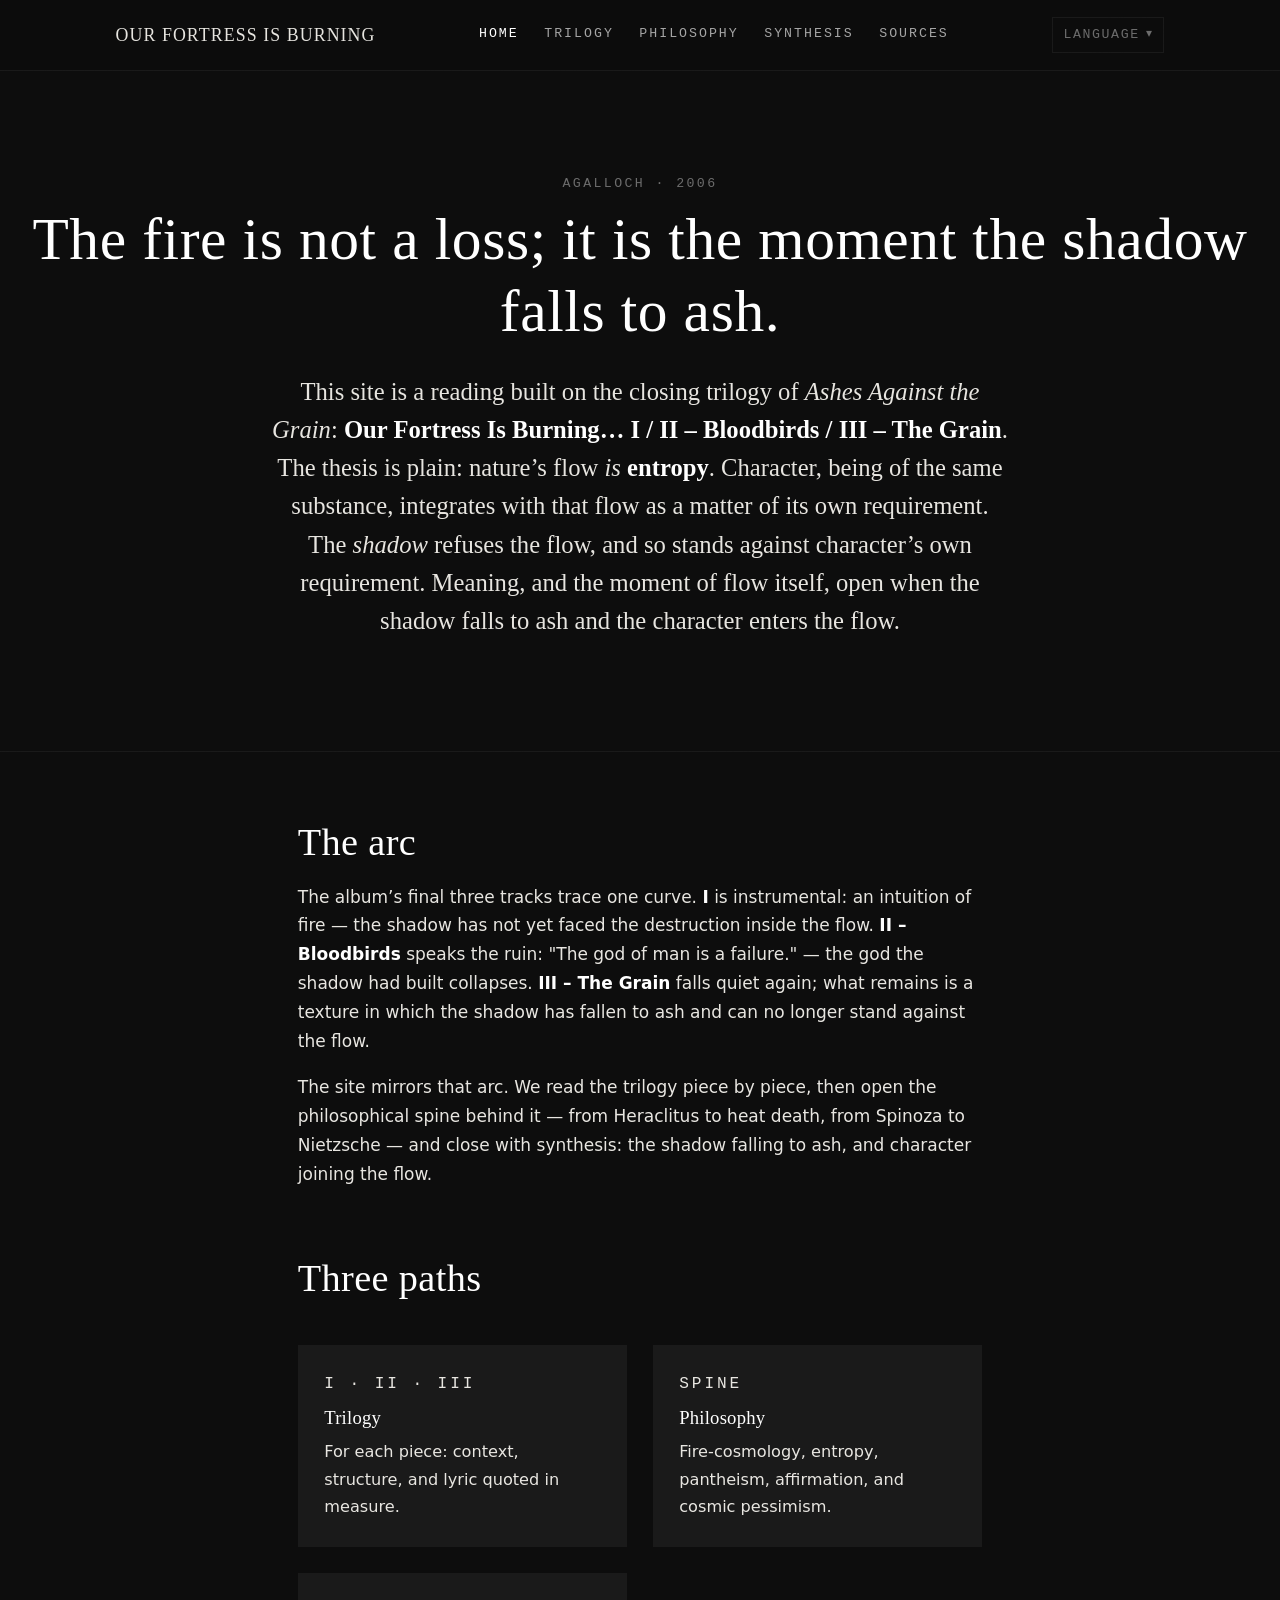
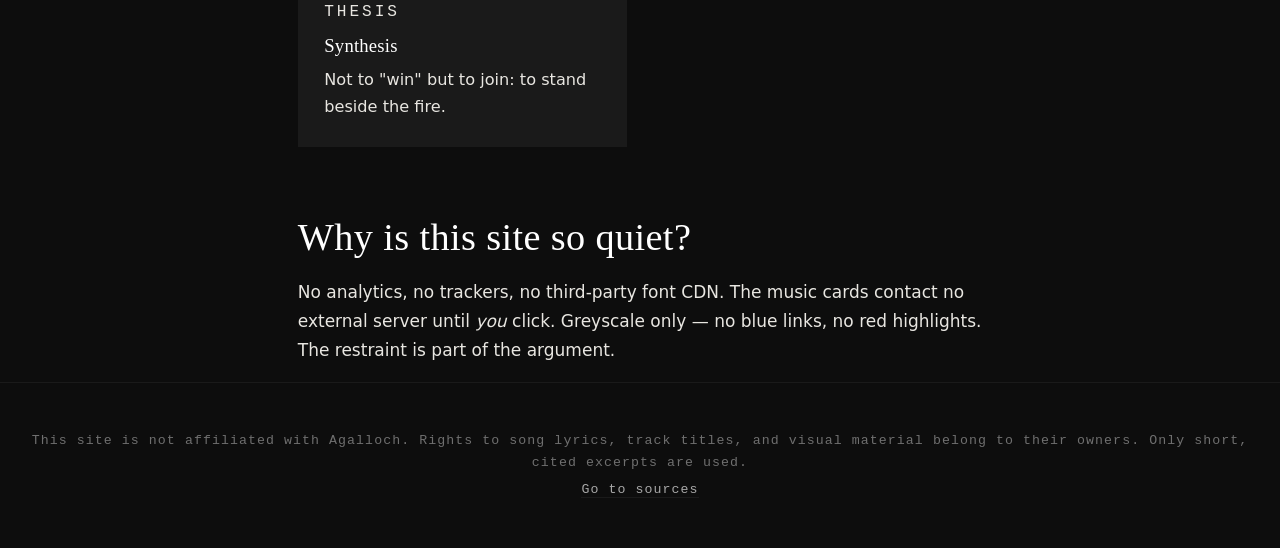
<file: index.html>
<!doctype html>
<html lang="tr">
<head>
  <meta charset="utf-8" />
  <meta name="viewport" content="width=device-width, initial-scale=1" />
  <meta name="color-scheme" content="dark" />
  <meta http-equiv="Content-Security-Policy" content="default-src 'self'; script-src 'self'; style-src 'self' 'unsafe-inline'; img-src 'self' data:; font-src 'self'; connect-src 'self'; frame-src https://open.spotify.com https://*.bandcamp.com; object-src 'none'; base-uri 'self'; form-action 'self'" />
  <meta name="referrer" content="strict-origin-when-cross-origin" />
  <meta name="robots" content="index, follow" />
  <meta name="description" content="Agalloch — Our Fortress Is Burning I, II, III üçlemesi üzerine bir müzik–felsefe okuması: entropi, ateş kozmolojisi, kabul." />
  <title>Our Fortress Is Burning — Müzik & Entropi</title>
  <link rel="icon" type="image/svg+xml" href="assets/favicon.svg" />
  <link rel="stylesheet" href="assets/css/tokens.css" />
  <link rel="stylesheet" href="assets/css/main.css" />
</head>
<body>
  <header class="site-header">
    <nav class="nav" aria-label="Main">
      <a class="brand" href="index.html">Our Fortress Is Burning</a>
      <ul class="nav-links">
        <li><a href="index.html"    data-i18n="nav.home">Giriş</a></li>
        <li><a href="uclem.html"    data-i18n="nav.trilogy">Üçleme</a></li>
        <li><a href="felsefe.html"  data-i18n="nav.philosophy">Felsefe</a></li>
        <li><a href="sentez.html"   data-i18n="nav.synthesis">Sentez</a></li>
        <li><a href="kaynakca.html" data-i18n="nav.sources">Kaynakça</a></li>
      </ul>
      <div class="lang-switch">
        <button type="button" class="lang-toggle" aria-haspopup="true" aria-expanded="false" data-i18n="nav.lang.label">Dil</button>
        <ul class="lang-menu" role="menu" hidden>
          <li role="none"><button type="button" role="menuitemradio" aria-checked="false" data-lang="tr" lang="tr">Türkçe</button></li>
          <li role="none"><button type="button" role="menuitemradio" aria-checked="false" data-lang="en" lang="en">English</button></li>
          <li role="none"><button type="button" role="menuitemradio" aria-checked="false" data-lang="de" lang="de">Deutsch</button></li>
          <li role="none"><button type="button" role="menuitemradio" aria-checked="false" data-lang="fr" lang="fr">Français</button></li>
          <li role="none"><button type="button" role="menuitemradio" aria-checked="false" data-lang="es" lang="es">Español</button></li>
          <li role="none"><button type="button" role="menuitemradio" aria-checked="false" data-lang="ru" lang="ru">Русский</button></li>
          <li role="none"><button type="button" role="menuitemradio" aria-checked="false" data-lang="ja" lang="ja">日本語</button></li>
        </ul>
      </div>
    </nav>
  </header>

  <section class="hero intensity-light">
    <p class="eyebrow" lang="tr" data-lang="tr">AGALLOCH · 2006</p>
    <p class="eyebrow" lang="en" data-lang="en" hidden>AGALLOCH · 2006</p>
    <p class="eyebrow" lang="de" data-lang="de" hidden>AGALLOCH · 2006</p>
    <p class="eyebrow" lang="fr" data-lang="fr" hidden>AGALLOCH · 2006</p>
    <p class="eyebrow" lang="es" data-lang="es" hidden>AGALLOCH · 2006</p>
    <p class="eyebrow" lang="ru" data-lang="ru" hidden>AGALLOCH · 2006</p>
    <p class="eyebrow" lang="ja" data-lang="ja" hidden>AGALLOCH · 2006</p>

    <h1 lang="tr" data-lang="tr">Yangın bir kayıp değil; gölgenin küle düştüğü andır.</h1>
    <h1 lang="en" data-lang="en" hidden>The fire is not a loss; it is the moment the shadow falls to ash.</h1>
    <h1 lang="de" data-lang="de" hidden>Das Feuer ist kein Verlust; es ist der Augenblick, in dem der Schatten zu Asche fällt.</h1>
    <h1 lang="fr" data-lang="fr" hidden>Le feu n’est pas une perte ; c’est l’instant où l’ombre tombe en cendres.</h1>
    <h1 lang="es" data-lang="es" hidden>El fuego no es una pérdida; es el instante en que la sombra cae hecha ceniza.</h1>
    <h1 lang="ru" data-lang="ru" hidden>Огонь — не утрата; это миг, когда тень опадает в пепел.</h1>
    <h1 lang="ja" data-lang="ja" hidden>炎は喪失ではない。影が灰へと落ちる、その瞬間である。</h1>

    <p class="lead" lang="tr" data-lang="tr">
      Bu site, <em>Ashes Against the Grain</em>’in kapanış üçlemesi
      <strong>Our Fortress Is Burning… I / II – Bloodbirds / III – The Grain</strong>
      üzerine kurulu bir okuma denemesidir. Tezi sade: doğanın akışı
      <strong>entropi</strong>nin kendisidir. Karakterin icabı, aynı tözden
      olduğu için o akışla bütünleşmektir. <em>Gölge</em> ise akışı
      reddettiğinden, karakterin kendi icabına da karşı durur. Anlam ve
      akış anı, gölgenin küle dönüp karakterin akışa girmesiyle birlikte
      doğar.
    </p>
    <p class="lead" lang="en" data-lang="en" hidden>
      This site is a reading built on the closing trilogy of
      <em>Ashes Against the Grain</em>:
      <strong>Our Fortress Is Burning… I / II – Bloodbirds / III – The Grain</strong>.
      The thesis is plain: nature’s flow <em>is</em>
      <strong>entropy</strong>. Character, being of the same substance,
      integrates with that flow as a matter of its own requirement. The
      <em>shadow</em> refuses the flow, and so stands against character’s
      own requirement. Meaning, and the moment of flow itself, open when the
      shadow falls to ash and the character enters the flow.
    </p>
    <p class="lead" lang="de" data-lang="de" hidden>
      Diese Seite ist eine Lesart, aufgebaut auf der abschließenden Trilogie von
      <em>Ashes Against the Grain</em>:
      <strong>Our Fortress Is Burning… I / II – Bloodbirds / III – The Grain</strong>.
      Die These ist schlicht: Der Fluss der Natur <em>ist</em>
      <strong>Entropie</strong>. Der Charakter, aus derselben Substanz, verschmilzt
      mit diesem Fluss als seinem eigenen Erfordernis. Der <em>Schatten</em>
      hingegen verweigert den Fluss und stellt sich damit gegen das eigene
      Erfordernis des Charakters. Sinn und der Augenblick des Flusses selbst gehen
      auf, wenn der Schatten zu Asche fällt und der Charakter in den Fluss eintritt.
    </p>
    <p class="lead" lang="fr" data-lang="fr" hidden>
      Ce site est une lecture bâtie sur la trilogie finale d’<em>Ashes Against the
      Grain</em> :
      <strong>Our Fortress Is Burning… I / II – Bloodbirds / III – The Grain</strong>.
      La thèse est simple : le flux de la nature <em>est</em> l’<strong>entropie</strong>.
      Le caractère, étant de la même substance, s’intègre à ce flux comme à sa
      propre exigence. L’<em>ombre</em>, elle, refuse le flux et se dresse ainsi
      contre l’exigence propre du caractère. Le sens, et l’instant même du flux,
      s’ouvrent lorsque l’ombre tombe en cendres et que le caractère entre dans le flux.
    </p>
    <p class="lead" lang="es" data-lang="es" hidden>
      Este sitio es una lectura construida sobre la trilogía final de
      <em>Ashes Against the Grain</em>:
      <strong>Our Fortress Is Burning… I / II – Bloodbirds / III – The Grain</strong>.
      La tesis es sencilla: el flujo de la naturaleza <em>es</em> la
      <strong>entropía</strong>. El carácter, al ser de la misma sustancia, se
      integra con ese flujo como su propia exigencia. La <em>sombra</em>, en
      cambio, rechaza el flujo y se opone así a la exigencia propia del carácter.
      El sentido, y el instante mismo del flujo, se abren cuando la sombra cae
      hecha ceniza y el carácter entra en el flujo.
    </p>
    <p class="lead" lang="ru" data-lang="ru" hidden>
      Этот сайт — прочтение, выстроенное на завершающей трилогии альбома
      <em>Ashes Against the Grain</em>:
      <strong>Our Fortress Is Burning… I / II – Bloodbirds / III – The Grain</strong>.
      Тезис прост: поток природы <em>и есть</em> <strong>энтропия</strong>.
      Характер, будучи той же субстанции, сливается с этим потоком как со своим
      собственным требованием. <em>Тень</em> же отвергает поток и тем самым
      восстаёт против собственного требования характера. Смысл — и сам миг потока —
      раскрываются, когда тень опадает в пепел, а характер входит в поток.
    </p>
    <p class="lead" lang="ja" data-lang="ja" hidden>
      本サイトは、<em>Ashes Against the Grain</em> の締めくくりの三部作——
      <strong>Our Fortress Is Burning… I / II – Bloodbirds / III – The Grain</strong>
      ——の上に築かれた読解の試みである。主張は単純だ。自然の流れは<em>そのまま</em>
      <strong>エントロピー</strong>である。性格は同じ実体からなるがゆえに、おのれ
      自身の要請としてその流れと一体化する。いっぽう<em>影</em>は流れを拒み、ひいては
      性格そのものの要請に逆らう。意味は——そして流れそのものの瞬間は——影が灰へと
      落ち、性格が流れへ入るとともに開かれる。
    </p>
  </section>

  <main class="container">
    <article class="page">
      <section lang="tr" data-lang="tr">
        <h2>Üçlemenin yayı</h2>
        <p>
          Albümün son üç parçası bir tek yayı çizer.
          <strong>I</strong> enstrümantaldir: yangının sezgisi — gölge henüz
          akışın yıkımıyla yüzleşmemiştir.
          <strong>II – Bloodbirds</strong> yıkımı söze döker:
          "The god of man is a failure." — gölgenin kurduğu tanrı çöker.
          <strong>III – The Grain</strong> tekrar sessizleşir; geriye gölgenin
          küle döndüğü, akışa karşı duramaz hâle geldiği bir doku kalır.
        </p>
        <p>
          Sitenin yapısı bu yayı izler. Önce üçlemeyi parça parça okuyoruz; sonra
          arkasındaki felsefi omurgayı — Herakleitos’tan ısı ölümüne, Spinoza’dan
          Nietzsche’ye — açıyoruz; en sonda sentez bölümü: gölgenin küle düşüşü,
          karakterin akışa katılışı.
        </p>

        <h2>Üç yol</h2>
        <div class="card-grid">
          <a class="card" href="uclem.html">
            <p class="eyebrow">I · II · III</p>
            <h3>Üçleme</h3>
            <p>Her parça için bağlam, yapı ve sözün doğru ölçüde alıntısı.</p>
          </a>
          <a class="card" href="felsefe.html">
            <p class="eyebrow">Omurga</p>
            <h3>Felsefe</h3>
            <p>Ateş kozmolojisi, entropi, panteizm, kabul ve kozmik karamsarlık.</p>
          </a>
          <a class="card" href="sentez.html">
            <p class="eyebrow">Tez</p>
            <h3>Sentez</h3>
            <p>Gölgeyi tanımak, akışı kabul etmek: küller artık akışa karşı duramaz.</p>
          </a>
        </div>

        <h2>Bu site neden bu kadar sessiz?</h2>
        <p>
          Sıfır izleyici, sıfır analitik, sıfır üçüncü taraf font CDN’i.
          Müzik kartları, sen <em>tıklayana kadar</em> hiçbir dış sunucuya bağlanmaz.
          Yalnızca gri tonlama — ne mavi link, ne kırmızı vurgu. Süs için değil,
          anlatım için tasarlandı.
        </p>
      </section>

      <section lang="en" data-lang="en" hidden>
        <h2>The arc</h2>
        <p>
          The album’s final three tracks trace one curve.
          <strong>I</strong> is instrumental: an intuition of fire — the shadow
          has not yet faced the destruction inside the flow.
          <strong>II – Bloodbirds</strong> speaks the ruin: "The god of man is a
          failure." — the god the shadow had built collapses.
          <strong>III – The Grain</strong> falls quiet again; what remains is a
          texture in which the shadow has fallen to ash and can no longer
          stand against the flow.
        </p>
        <p>
          The site mirrors that arc. We read the trilogy piece by piece, then open
          the philosophical spine behind it — from Heraclitus to heat death,
          from Spinoza to Nietzsche — and close with synthesis: the shadow
          falling to ash, and character joining the flow.
        </p>

        <h2>Three paths</h2>
        <div class="card-grid">
          <a class="card" href="uclem.html">
            <p class="eyebrow">I · II · III</p>
            <h3>Trilogy</h3>
            <p>For each piece: context, structure, and lyric quoted in measure.</p>
          </a>
          <a class="card" href="felsefe.html">
            <p class="eyebrow">Spine</p>
            <h3>Philosophy</h3>
            <p>Fire-cosmology, entropy, pantheism, affirmation, and cosmic pessimism.</p>
          </a>
          <a class="card" href="sentez.html">
            <p class="eyebrow">Thesis</p>
            <h3>Synthesis</h3>
            <p>Not to "win" but to join: to stand beside the fire.</p>
          </a>
        </div>

        <h2>Why is this site so quiet?</h2>
        <p>
          No analytics, no trackers, no third-party font CDN. The music cards
          contact no external server until <em>you</em> click. Greyscale only —
          no blue links, no red highlights. The restraint is part of the argument.
        </p>
      </section>

      <section lang="de" data-lang="de" hidden>
        <h2>Der Bogen der Trilogie</h2>
        <p>
          Die letzten drei Stücke des Albums zeichnen eine einzige Kurve.
          <strong>I</strong> ist instrumental: eine Ahnung des Feuers — der Schatten
          hat der Zerstörung im Innern des Flusses noch nicht ins Auge gesehen.
          <strong>II – Bloodbirds</strong> spricht den Untergang aus:
          „The god of man is a failure.“ — der Gott, den der Schatten errichtet
          hatte, bricht zusammen.
          <strong>III – The Grain</strong> wird wieder still; was bleibt, ist ein
          Gewebe, in dem der Schatten zu Asche gefallen ist und sich dem Fluss
          nicht mehr entgegenstellen kann.
        </p>
        <p>
          Die Seite spiegelt diesen Bogen. Zuerst lesen wir die Trilogie Stück für
          Stück, dann öffnen wir das philosophische Rückgrat dahinter — von Heraklit
          zum Wärmetod, von Spinoza zu Nietzsche — und schließen mit der Synthese:
          der Schatten fällt zu Asche, und der Charakter tritt in den Fluss ein.
        </p>

        <h2>Drei Wege</h2>
        <div class="card-grid">
          <a class="card" href="uclem.html">
            <p class="eyebrow">I · II · III</p>
            <h3>Trilogie</h3>
            <p>Für jedes Stück: Kontext, Aufbau und der Text im rechten Maß zitiert.</p>
          </a>
          <a class="card" href="felsefe.html">
            <p class="eyebrow">Rückgrat</p>
            <h3>Philosophie</h3>
            <p>Feuerkosmologie, Entropie, Pantheismus, Bejahung und kosmischer Pessimismus.</p>
          </a>
          <a class="card" href="sentez.html">
            <p class="eyebrow">These</p>
            <h3>Synthese</h3>
            <p>Den Schatten erkennen, den Fluss annehmen: Die Asche kann sich dem Fluss nicht mehr entgegenstellen.</p>
          </a>
        </div>

        <h2>Warum ist diese Seite so still?</h2>
        <p>
          Keine Analytik, keine Tracker, kein Font-CDN von Drittanbietern. Die
          Musikkarten kontaktieren keinen externen Server, bis <em>du</em> klickst.
          Nur Graustufen — keine blauen Links, keine roten Akzente. Die Zurückhaltung
          ist Teil des Arguments.
        </p>
      </section>

      <section lang="fr" data-lang="fr" hidden>
        <h2>L’arc de la trilogie</h2>
        <p>
          Les trois derniers morceaux de l’album tracent une seule courbe.
          <strong>I</strong> est instrumental : une intuition du feu — l’ombre n’a
          pas encore affronté la destruction au cœur du flux.
          <strong>II – Bloodbirds</strong> dit la ruine :
          « The god of man is a failure. » — le dieu que l’ombre avait bâti
          s’effondre.
          <strong>III – The Grain</strong> retombe dans le silence ; ce qui reste
          est une texture où l’ombre est tombée en cendres et ne peut plus se
          dresser contre le flux.
        </p>
        <p>
          Le site reflète cet arc. Nous lisons d’abord la trilogie morceau par
          morceau, puis nous ouvrons la colonne vertébrale philosophique qui la
          sous-tend — d’Héraclite à la mort thermique, de Spinoza à Nietzsche — et
          nous concluons par la synthèse : l’ombre tombant en cendres, et le
          caractère rejoignant le flux.
        </p>

        <h2>Trois chemins</h2>
        <div class="card-grid">
          <a class="card" href="uclem.html">
            <p class="eyebrow">I · II · III</p>
            <h3>Trilogie</h3>
            <p>Pour chaque morceau : contexte, structure et paroles citées avec mesure.</p>
          </a>
          <a class="card" href="felsefe.html">
            <p class="eyebrow">Colonne</p>
            <h3>Philosophie</h3>
            <p>Cosmologie ignée, entropie, panthéisme, affirmation et pessimisme cosmique.</p>
          </a>
          <a class="card" href="sentez.html">
            <p class="eyebrow">Thèse</p>
            <h3>Synthèse</h3>
            <p>Reconnaître l’ombre, accepter le flux : les cendres ne peuvent plus s’opposer au flux.</p>
          </a>
        </div>

        <h2>Pourquoi ce site est-il si silencieux ?</h2>
        <p>
          Aucune analyse d’audience, aucun traceur, aucun CDN de polices tiers. Les
          cartes musicales ne contactent aucun serveur externe tant que
          <em>vous</em> ne cliquez pas. Niveaux de gris seulement — pas de liens
          bleus, pas d’accents rouges. La retenue fait partie de l’argument.
        </p>
      </section>

      <section lang="es" data-lang="es" hidden>
        <h2>El arco de la trilogía</h2>
        <p>
          Los tres últimos temas del álbum trazan una sola curva.
          <strong>I</strong> es instrumental: una intuición del fuego — la sombra
          aún no ha afrontado la destrucción dentro del flujo.
          <strong>II – Bloodbirds</strong> pronuncia la ruina:
          «The god of man is a failure.» — el dios que la sombra había construido
          se derrumba.
          <strong>III – The Grain</strong> vuelve a callar; lo que queda es una
          textura en la que la sombra ha caído hecha ceniza y ya no puede oponerse
          al flujo.
        </p>
        <p>
          El sitio refleja ese arco. Primero leemos la trilogía pieza por pieza,
          luego abrimos la columna vertebral filosófica que la sostiene —de
          Heráclito a la muerte térmica, de Spinoza a Nietzsche— y cerramos con la
          síntesis: la sombra cayendo hecha ceniza y el carácter uniéndose al flujo.
        </p>

        <h2>Tres caminos</h2>
        <div class="card-grid">
          <a class="card" href="uclem.html">
            <p class="eyebrow">I · II · III</p>
            <h3>Trilogía</h3>
            <p>Para cada pieza: contexto, estructura y la letra citada con mesura.</p>
          </a>
          <a class="card" href="felsefe.html">
            <p class="eyebrow">Columna</p>
            <h3>Filosofía</h3>
            <p>Cosmología ígnea, entropía, panteísmo, afirmación y pesimismo cósmico.</p>
          </a>
          <a class="card" href="sentez.html">
            <p class="eyebrow">Tesis</p>
            <h3>Síntesis</h3>
            <p>Reconocer la sombra, aceptar el flujo: las cenizas ya no pueden oponerse al flujo.</p>
          </a>
        </div>

        <h2>¿Por qué es tan silencioso este sitio?</h2>
        <p>
          Sin analíticas, sin rastreadores, sin CDN de fuentes de terceros. Las
          tarjetas de música no contactan con ningún servidor externo hasta que
          <em>tú</em> haces clic. Solo escala de grises — sin enlaces azules, sin
          acentos rojos. La contención forma parte del argumento.
        </p>
      </section>

      <section lang="ru" data-lang="ru" hidden>
        <h2>Дуга трилогии</h2>
        <p>
          Последние три композиции альбома вычерчивают единую кривую.
          <strong>I</strong> — инструментал: предчувствие огня — тень ещё не
          встретилась с разрушением внутри потока.
          <strong>II – Bloodbirds</strong> произносит гибель:
          «The god of man is a failure.» — бог, которого выстроила тень, рушится.
          <strong>III – The Grain</strong> вновь смолкает; остаётся фактура, в
          которой тень опала в пепел и больше не может противостоять потоку.
        </p>
        <p>
          Сайт повторяет эту дугу. Сначала мы читаем трилогию композиция за
          композицией, затем раскрываем философский стержень за ней — от Гераклита
          к тепловой смерти, от Спинозы к Ницше — и завершаем синтезом: тень
          опадает в пепел, а характер входит в поток.
        </p>

        <h2>Три пути</h2>
        <div class="card-grid">
          <a class="card" href="uclem.html">
            <p class="eyebrow">I · II · III</p>
            <h3>Трилогия</h3>
            <p>Для каждой композиции: контекст, структура и текст, процитированный в меру.</p>
          </a>
          <a class="card" href="felsefe.html">
            <p class="eyebrow">Стержень</p>
            <h3>Философия</h3>
            <p>Огненная космология, энтропия, пантеизм, утверждение и космический пессимизм.</p>
          </a>
          <a class="card" href="sentez.html">
            <p class="eyebrow">Тезис</p>
            <h3>Синтез</h3>
            <p>Узнать тень, принять поток: пепел больше не может противостоять потоку.</p>
          </a>
        </div>

        <h2>Почему этот сайт такой тихий?</h2>
        <p>
          Ни аналитики, ни трекеров, ни стороннего шрифтового CDN. Музыкальные
          карточки не обращаются к внешним серверам, пока <em>вы</em> не нажмёте.
          Только оттенки серого — ни синих ссылок, ни красных акцентов.
          Сдержанность — часть аргумента.
        </p>
      </section>

      <section lang="ja" data-lang="ja" hidden>
        <h2>三部作の弧</h2>
        <p>
          アルバム最後の三曲は一本の曲線を描く。<strong>I</strong> はインストゥル
          メンタル——火の予感であり、影はまだ流れの内なる破壊と向き合っていない。
          <strong>II – Bloodbirds</strong> は破滅を言葉にする。
          「The god of man is a failure.」——影が築いた神が崩れる。
          <strong>III – The Grain</strong> はふたたび静まり、あとに残るのは、影が
          灰へと落ち、もはや流れに抗えなくなった肌理である。
        </p>
        <p>
          本サイトはその弧をなぞる。まず三部作を一曲ずつ読み、つづいてその背後の
          哲学的な背骨——ヘラクレイトスから熱的死へ、スピノザからニーチェへ——を
          開き、最後に統合で締めくくる。影が灰へと落ち、性格が流れに加わる。
        </p>

        <h2>三つの道</h2>
        <div class="card-grid">
          <a class="card" href="uclem.html">
            <p class="eyebrow">I · II · III</p>
            <h3>三部作</h3>
            <p>各曲について——文脈、構造、そして節度をもって引用された歌詞。</p>
          </a>
          <a class="card" href="felsefe.html">
            <p class="eyebrow">背骨</p>
            <h3>哲学</h3>
            <p>火の宇宙論、エントロピー、汎神論、肯定、そして宇宙的悲観。</p>
          </a>
          <a class="card" href="sentez.html">
            <p class="eyebrow">主張</p>
            <h3>統合</h3>
            <p>影を認め、流れを受け入れる——灰はもはや流れに抗えない。</p>
          </a>
        </div>

        <h2>なぜこのサイトはこれほど静かなのか？</h2>
        <p>
          解析もなし、トラッカーもなし、第三者のフォント CDN もなし。音楽カードは、
          <em>あなた</em>がクリックするまで外部サーバーと通信しない。グレースケール
          のみ——青いリンクも、赤い強調もない。この抑制こそが論の一部である。
        </p>
      </section>
    </article>
  </main>

  <footer class="site-footer">
    <p data-i18n="footer.note">Bu site Agalloch ile bağlı resmî bir kaynak değildir.</p>
    <p><a href="kaynakca.html" data-i18n="footer.sources">Kaynakçaya git</a></p>
  </footer>

  <script src="assets/js/chrome.js"></script>
  <script src="assets/js/i18n.js"></script>
  <script src="assets/js/glossary.js"></script>
  <script src="assets/js/music-facade.js"></script>
  <script src="assets/js/grain.js"></script>
</body>
</html>
</file>
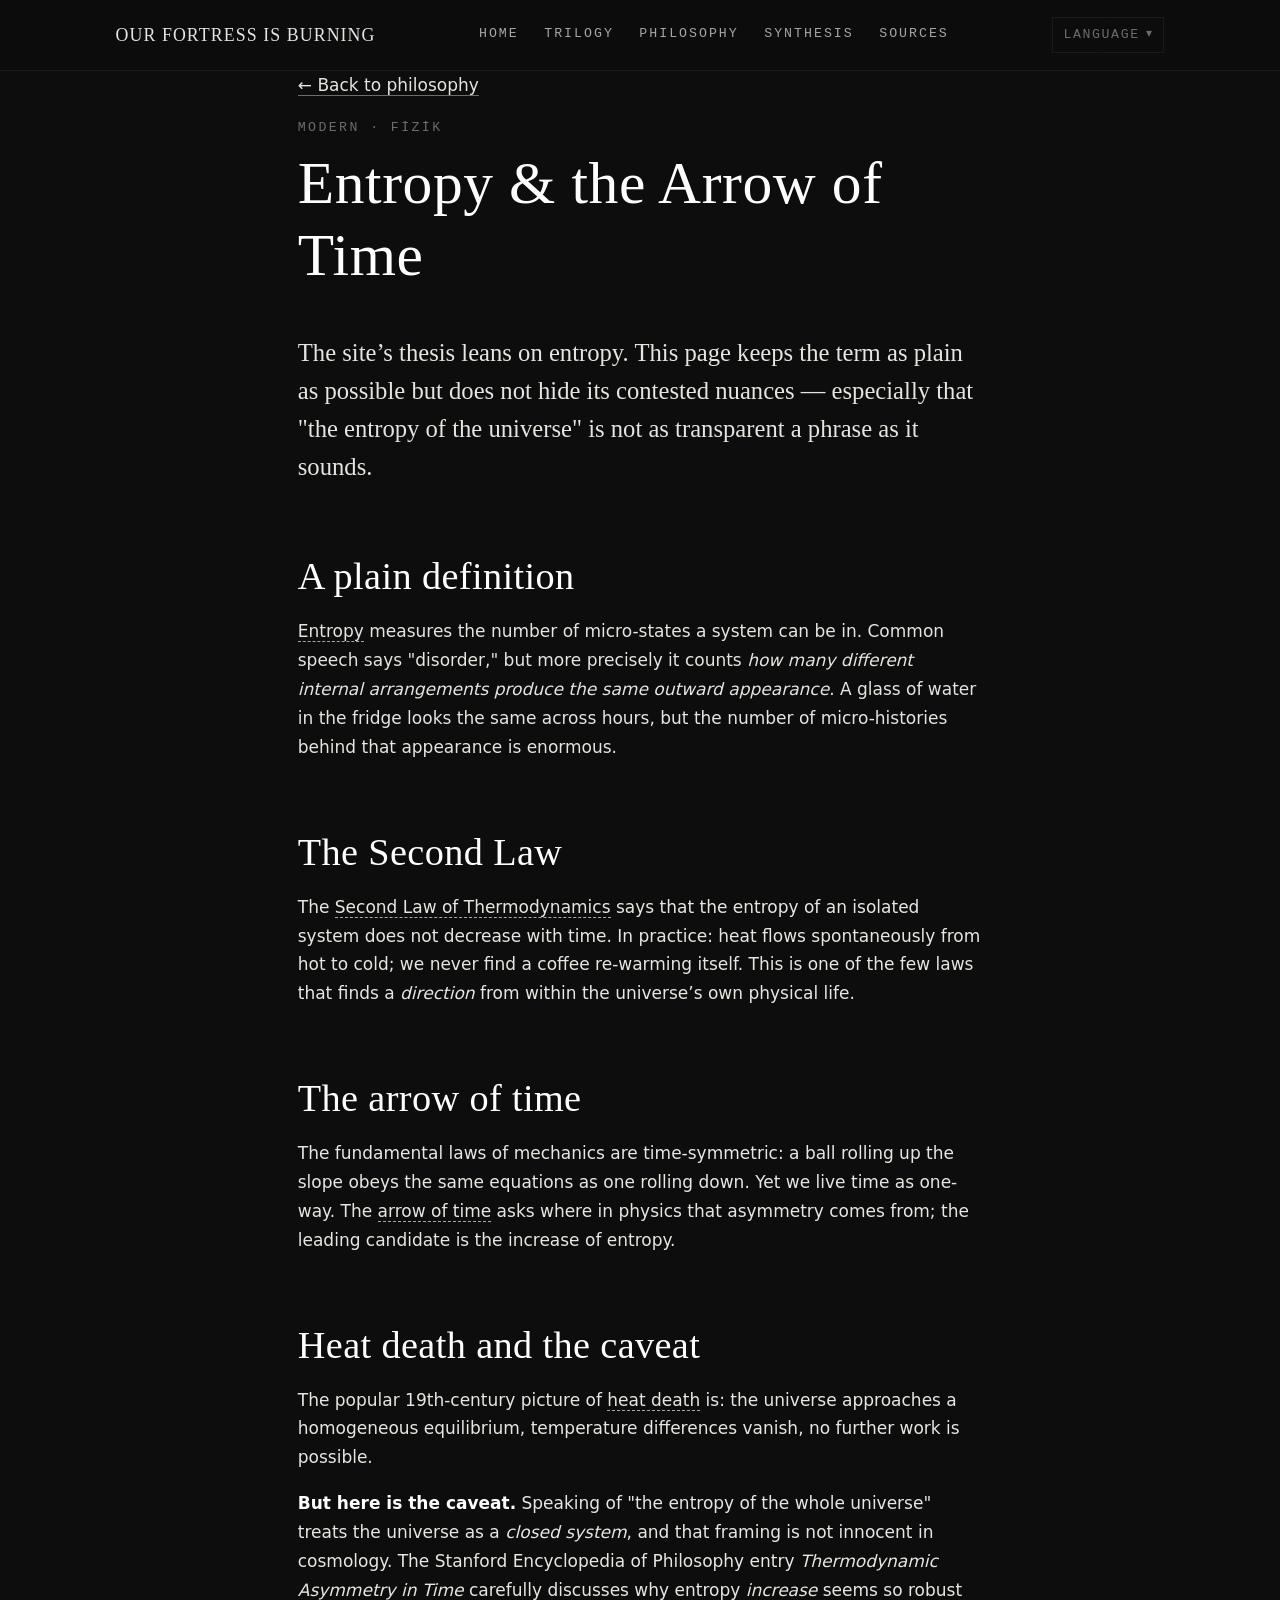
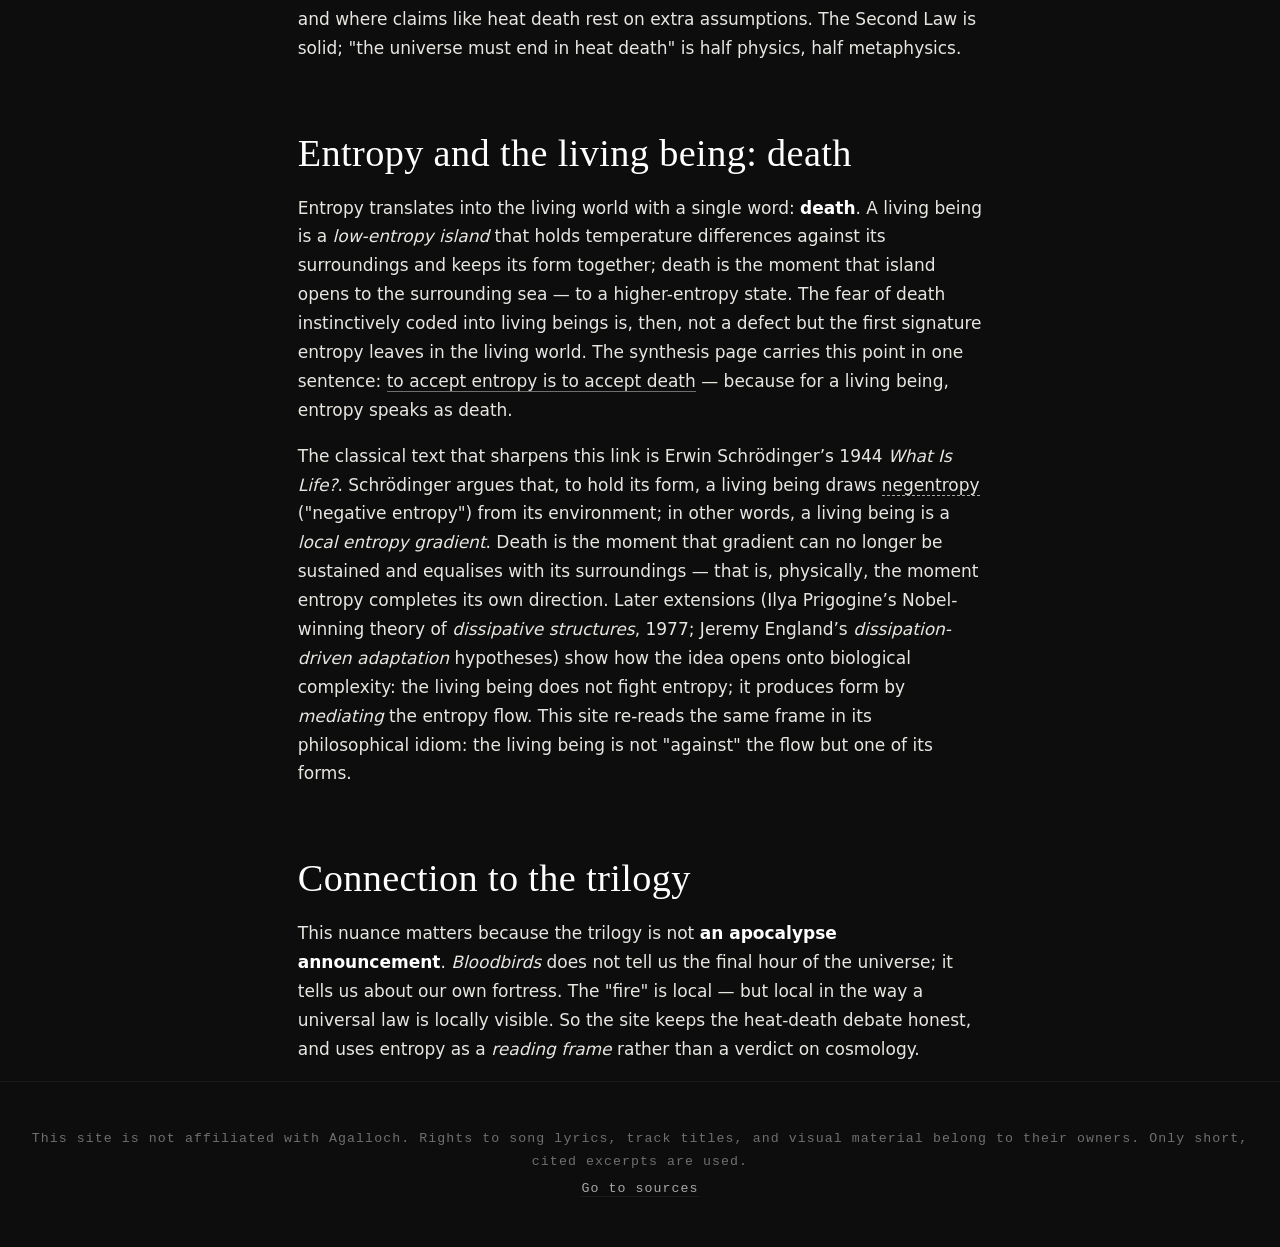
<file: felsefe-entropi.html>
<!doctype html>
<html lang="tr">
<head>
  <meta charset="utf-8" />
  <meta name="viewport" content="width=device-width, initial-scale=1" />
  <meta name="color-scheme" content="dark" />
  <meta http-equiv="Content-Security-Policy" content="default-src 'self'; script-src 'self'; style-src 'self' 'unsafe-inline'; img-src 'self' data:; font-src 'self'; connect-src 'self'; frame-src https://open.spotify.com https://*.bandcamp.com; object-src 'none'; base-uri 'self'; form-action 'self'" />
  <meta name="referrer" content="strict-origin-when-cross-origin" />
  <meta name="description" content="Entropi, termodinamiğin ikinci yasası, zamanın oku, ısı ölümü — ve felsefi nüansları." />
  <title>Entropi & Zamanın Oku — Felsefe</title>
  <link rel="icon" type="image/svg+xml" href="assets/favicon.svg" />
  <link rel="stylesheet" href="assets/css/tokens.css" />
  <link rel="stylesheet" href="assets/css/main.css" />
</head>
<body>
  <header class="site-header">
    <nav class="nav" aria-label="Main">
      <a class="brand" href="index.html">Our Fortress Is Burning</a>
      <ul class="nav-links">
        <li><a href="index.html"    data-i18n="nav.home">Giriş</a></li>
        <li><a href="uclem.html"    data-i18n="nav.trilogy">Üçleme</a></li>
        <li><a href="felsefe.html"  data-i18n="nav.philosophy">Felsefe</a></li>
        <li><a href="sentez.html"   data-i18n="nav.synthesis">Sentez</a></li>
        <li><a href="kaynakca.html" data-i18n="nav.sources">Kaynakça</a></li>
      </ul>
      <div class="lang-switch">
        <button type="button" class="lang-toggle" aria-haspopup="true" aria-expanded="false" data-i18n="nav.lang.label">Dil</button>
        <ul class="lang-menu" role="menu" hidden>
          <li role="none"><button type="button" role="menuitemradio" aria-checked="false" data-lang="tr" lang="tr">Türkçe</button></li>
          <li role="none"><button type="button" role="menuitemradio" aria-checked="false" data-lang="en" lang="en">English</button></li>
          <li role="none"><button type="button" role="menuitemradio" aria-checked="false" data-lang="de" lang="de">Deutsch</button></li>
          <li role="none"><button type="button" role="menuitemradio" aria-checked="false" data-lang="fr" lang="fr">Français</button></li>
          <li role="none"><button type="button" role="menuitemradio" aria-checked="false" data-lang="es" lang="es">Español</button></li>
          <li role="none"><button type="button" role="menuitemradio" aria-checked="false" data-lang="ru" lang="ru">Русский</button></li>
          <li role="none"><button type="button" role="menuitemradio" aria-checked="false" data-lang="ja" lang="ja">日本語</button></li>
        </ul>
      </div>
    </nav>
  </header>

  <main class="container">
    <article class="page">
      <header>
        <p><a href="felsefe.html" data-i18n="crumb.back.phil">← Felsefe ana sayfasına dön</a></p>
        <p class="eyebrow">MODERN · FİZİK</p>
        <h1 lang="tr" data-lang="tr">Entropi &amp; Zamanın Oku</h1>
        <h1 lang="en" data-lang="en" hidden>Entropy &amp; the Arrow of Time</h1>
        <h1 lang="de" data-lang="de" hidden>Entropie &amp; der Zeitpfeil</h1>
        <h1 lang="fr" data-lang="fr" hidden>Entropie &amp; la flèche du temps</h1>
        <h1 lang="es" data-lang="es" hidden>Entropía &amp; la flecha del tiempo</h1>
        <h1 lang="ru" data-lang="ru" hidden>Энтропия &amp; стрела времени</h1>
        <h1 lang="ja" data-lang="ja" hidden>エントロピー &amp; 時間の矢</h1>
      </header>

      <section lang="tr" data-lang="tr">
        <p class="lead">
          Sitenin tezi entropiye yaslanıyor. Bu sayfa, terimi mümkün olduğunca
          sade tutar, ancak fizikteki tartışmalı nüansları gizlemez: özellikle
          "evrenin entropisi" deyişinin sandığımız kadar berrak olmadığını söyler.
        </p>

        <h2>Sade tanım</h2>
        <p>
          <span class="term" data-term="entropi">Entropi</span>, bir sistemin
          olası mikro hâllerinin sayısının bir ölçüsüdür. Konuşma dilinde
          "düzensizlik" denir; ama daha doğru söyleyişle, <em>aynı görünmenin
          kaç farklı içsel düzenle gerçekleşebileceği</em>. Bir bardak su
          buzdolabında üç saatlik bir mikro tarih boyunca aynı görünür; ama o
          görünüşün ardındaki olası mikro patikalar sayısı muazzamdır.
        </p>

        <h2>İkinci Yasa</h2>
        <p>
          <span class="term" data-term="termodinamigin-ikinci-yasasi">Termodinamiğin İkinci Yasası</span>,
          izole bir sistemin entropisinin zamanla azalmadığını söyler.
          Pratikte: ısı sıcaktan soğuğa kendiliğinden akar; bir kahveyi kendi
          kendine ısıtacak hiçbir mikro sürece <em>rastlamayız</em>. Bu, evrenin
          fiziksel hayatında <em>kendi içinden yön bulan</em> tek yasalardan biridir.
        </p>

        <h2>Zamanın oku</h2>
        <p>
          Mekaniğin temel yasaları zaman simetriktir: bir top yokuşu yukarı veya
          aşağı yuvarlanırken aynı denklemleri tatmin eder. Oysa biz zamanı,
          geçmişten geleceğe akan tek yönlü bir şey olarak yaşarız.
          <span class="term" data-term="zamanin-oku">Zamanın oku</span> sorusu,
          o yönelimin fizikteki kaynağını arar; en güçlü aday entropinin artışıdır.
        </p>

        <h2>Isı ölümü ve nüans</h2>
        <p>
          19. yüzyıldan beri popülerleşen <span class="term" data-term="isi-olumu">ısı ölümü</span>
          tablosu şudur: evren homojen bir dengeye yaklaşır, ısı farkları
          kaybolur, hiçbir iş üretilemez.
        </p>
        <p>
          <strong>Ama burada nüans var.</strong> "Evrenin bütünün entropisi"nden söz
          edebilmek için evreni bir <em>kapalı sistem</em> olarak ele almak gerekir;
          ve kapalı sistem tarifi kozmolojide doğrudan değildir. Stanford
          Encyclopedia of Philosophy’nin <em>Thermodynamic Asymmetry in Time</em>
          girişi, entropinin <em>artma</em> niye bu kadar evrensel görüldüğünü
          ve "ısı ölümü" gibi sonuçların düşünsel önkabullerini incelikle tartışır.
          Yani: entropi yasası sağlamdır; "evren mutlaka ısı ölümüne gidecek"
          önermesi ise, fizik kadar metafizik bir önermedir.
        </p>

        <h2>Entropi ve canlı: ölüm</h2>
        <p>
          Entropinin canlı dünyaya tercümesi sade bir sözcüktür: <strong>ölüm</strong>.
          Bir canlı, ısı farklarını dış çevresine karşı koruyan, biçimini
          ayakta tutan bir <em>düşük entropi adası</em>dır; ölüm de bu
          adanın çevre denizine, yani daha yüksek entropi durumuna açılışıdır.
          Canlılara içgüdüsel olarak kazınmış ölüm korkusu bu yüzden bir
          arıza değil, entropinin canlı dünyada bıraktığı ilk imzadır.
          Sentez sayfası bu noktayı şu cümleyle taşır:
          <a href="sentez.html">entropiyi kabul etmek, ölümü kabul etmektir</a> —
          çünkü entropi, canlı için, ölüm olarak konuşur.
        </p>
        <p>
          Bu bağı netleştiren klasik metin Erwin Schrödinger’in 1944 tarihli
          <em>What Is Life?</em> kitabıdır. Schrödinger, canlının biçimini
          koruyabilmesi için çevresinden
          <span class="term" data-term="negentropi">negentropi</span>
          (“negatif entropi”) çektiğini öne sürer; başka deyişle, canlı bir
          <em>yerel entropi gradyanı</em>dır. Ölüm, bu gradyanın
          sürdürülemez hâle gelip çevreyle dengelenmesidir — yani fiziksel
          olarak entropinin kendi yönünü tamamlamasıdır. Sonraki uzantılar
          (Ilya Prigogine’nin 1977 Nobel’li <em>dağıtıcı yapılar</em>
          kuramı; Jeremy England’ın <em>dissipation-driven adaptation</em>
          hipotezleri) bu fikrin biyolojik karmaşıklığa nasıl açıldığını
          göstermiştir: canlı entropiyle savaşmaz, entropi akışını
          <em>aracılayarak</em> biçim üretir. Bu site bu çerçeveyi felsefi
          diliyle yeniden okur: canlı, akışın "karşısı" değil biçimidir.
        </p>

        <h2>Üçleme ile bağ</h2>
        <p>
          Bu nüans önemlidir, çünkü üçleme bir <strong>kıyamet bildirisi</strong>
          değildir. <em>Bloodbirds</em> bize evrenin son saatini söylemez; bize
          kendi kalemizi ele alır. "Yangın" yereldir, ama evrensel bir yasanın
          yerelidir. Site bu yüzden ısı ölümünün kesinliğine dair tartışmayı
          gizlemez; entropiyi, bilim politikasının haricinde bir
          <em>okuma çerçevesi</em> olarak kullanır.
        </p>

      </section>

      <section lang="en" data-lang="en" hidden>
        <p class="lead">
          The site’s thesis leans on entropy. This page keeps the term as plain
          as possible but does not hide its contested nuances — especially that
          "the entropy of the universe" is not as transparent a phrase as it sounds.
        </p>

        <h2>A plain definition</h2>
        <p>
          <span class="term" data-term="entropi">Entropy</span> measures the
          number of micro-states a system can be in. Common speech says
          "disorder," but more precisely it counts <em>how many different
          internal arrangements produce the same outward appearance</em>. A
          glass of water in the fridge looks the same across hours, but the
          number of micro-histories behind that appearance is enormous.
        </p>

        <h2>The Second Law</h2>
        <p>
          The
          <span class="term" data-term="termodinamigin-ikinci-yasasi">Second Law of Thermodynamics</span>
          says that the entropy of an isolated system does not decrease with time.
          In practice: heat flows spontaneously from hot to cold; we never find
          a coffee re-warming itself. This is one of the few laws that finds a
          <em>direction</em> from within the universe’s own physical life.
        </p>

        <h2>The arrow of time</h2>
        <p>
          The fundamental laws of mechanics are time-symmetric: a ball rolling
          up the slope obeys the same equations as one rolling down. Yet we
          live time as one-way. The
          <span class="term" data-term="zamanin-oku">arrow of time</span> asks
          where in physics that asymmetry comes from; the leading candidate is
          the increase of entropy.
        </p>

        <h2>Heat death and the caveat</h2>
        <p>
          The popular 19th-century picture of
          <span class="term" data-term="isi-olumu">heat death</span> is: the
          universe approaches a homogeneous equilibrium, temperature differences
          vanish, no further work is possible.
        </p>
        <p>
          <strong>But here is the caveat.</strong> Speaking of "the entropy of
          the whole universe" treats the universe as a <em>closed system</em>,
          and that framing is not innocent in cosmology. The Stanford
          Encyclopedia of Philosophy entry <em>Thermodynamic Asymmetry in Time</em>
          carefully discusses why entropy <em>increase</em> seems so robust and
          where claims like heat death rest on extra assumptions. The Second Law
          is solid; "the universe must end in heat death" is half physics, half
          metaphysics.
        </p>

        <h2>Entropy and the living being: death</h2>
        <p>
          Entropy translates into the living world with a single word:
          <strong>death</strong>. A living being is a <em>low-entropy
          island</em> that holds temperature differences against its
          surroundings and keeps its form together; death is the moment that
          island opens to the surrounding sea — to a higher-entropy state.
          The fear of death instinctively coded into living beings is, then,
          not a defect but the first signature entropy leaves in the living
          world. The synthesis page carries this point in one sentence:
          <a href="sentez.html">to accept entropy is to accept death</a> —
          because for a living being, entropy speaks as death.
        </p>
        <p>
          The classical text that sharpens this link is Erwin Schrödinger’s
          1944 <em>What Is Life?</em>. Schrödinger argues that, to hold its
          form, a living being draws
          <span class="term" data-term="negentropi">negentropy</span>
          ("negative entropy") from its environment; in other words, a
          living being is a <em>local entropy gradient</em>. Death is the
          moment that gradient can no longer be sustained and equalises with
          its surroundings — that is, physically, the moment entropy
          completes its own direction. Later extensions (Ilya Prigogine’s
          Nobel-winning theory of <em>dissipative structures</em>, 1977;
          Jeremy England’s <em>dissipation-driven adaptation</em>
          hypotheses) show how the idea opens onto biological complexity:
          the living being does not fight entropy; it produces form by
          <em>mediating</em> the entropy flow. This site re-reads the same
          frame in its philosophical idiom: the living being is not
          "against" the flow but one of its forms.
        </p>

        <h2>Connection to the trilogy</h2>
        <p>
          This nuance matters because the trilogy is not <strong>an apocalypse
          announcement</strong>. <em>Bloodbirds</em> does not tell us the final
          hour of the universe; it tells us about our own fortress. The "fire"
          is local — but local in the way a universal law is locally visible.
          So the site keeps the heat-death debate honest, and uses entropy as a
          <em>reading frame</em> rather than a verdict on cosmology.
        </p>

      </section>

      <section lang="de" data-lang="de" hidden>
        <p class="lead">
          Die These der Seite stützt sich auf die Entropie. Diese Seite hält den
          Begriff so schlicht wie möglich, verbirgt aber seine umstrittenen Nuancen
          nicht — besonders, dass „die Entropie des Universums“ keine so durchsichtige
          Wendung ist, wie sie klingt.
        </p>

        <h2>Eine schlichte Definition</h2>
        <p>
          <span class="term" data-term="entropi">Entropie</span> misst die Zahl der
          Mikrozustände, in denen ein System sein kann. Die Umgangssprache sagt
          „Unordnung“, genauer aber zählt sie, <em>wie viele verschiedene innere
          Anordnungen dasselbe äußere Erscheinungsbild erzeugen</em>. Ein Glas Wasser
          im Kühlschrank sieht über Stunden gleich aus, doch die Zahl der
          Mikrogeschichten hinter diesem Bild ist ungeheuer.
        </p>

        <h2>Der Zweite Hauptsatz</h2>
        <p>
          Der
          <span class="term" data-term="termodinamigin-ikinci-yasasi">Zweite Hauptsatz der Thermodynamik</span>
          besagt, dass die Entropie eines isolierten Systems mit der Zeit nicht
          abnimmt. In der Praxis: Wärme fließt von selbst von warm nach kalt; wir
          finden nie einen Kaffee, der sich von allein wieder erwärmt. Das ist eines
          der wenigen Gesetze, das aus dem eigenen physikalischen Leben des Universums
          heraus eine <em>Richtung</em> findet.
        </p>

        <h2>Der Zeitpfeil</h2>
        <p>
          Die Grundgesetze der Mechanik sind zeitsymmetrisch: Ein Ball, der den Hang
          hinaufrollt, gehorcht denselben Gleichungen wie einer, der hinabrollt.
          Dennoch erleben wir die Zeit als einseitig. Die Frage nach dem
          <span class="term" data-term="zamanin-oku">Zeitpfeil</span> sucht, woher in
          der Physik diese Asymmetrie kommt; der aussichtsreichste Kandidat ist die
          Zunahme der Entropie.
        </p>

        <h2>Wärmetod und der Vorbehalt</h2>
        <p>
          Das populäre Bild des
          <span class="term" data-term="isi-olumu">Wärmetods</span> aus dem 19.
          Jahrhundert lautet: Das Universum nähert sich einem homogenen Gleichgewicht,
          Temperaturunterschiede verschwinden, keine weitere Arbeit ist möglich.
        </p>
        <p>
          <strong>Doch hier der Vorbehalt.</strong> Von „der Entropie des gesamten
          Universums“ zu sprechen, behandelt das Universum als <em>geschlossenes
          System</em>, und diese Rahmung ist in der Kosmologie nicht unschuldig. Der
          Eintrag <em>Thermodynamic Asymmetry in Time</em> der Stanford Encyclopedia of
          Philosophy erörtert sorgfältig, warum die <em>Zunahme</em> der Entropie so
          robust erscheint und wo Behauptungen wie der Wärmetod auf zusätzlichen
          Annahmen ruhen. Der Zweite Hauptsatz ist solide; „das Universum muss im
          Wärmetod enden“ ist halb Physik, halb Metaphysik.
        </p>

        <h2>Entropie und das Lebewesen: der Tod</h2>
        <p>
          Entropie übersetzt sich mit einem einzigen Wort in die lebendige Welt:
          <strong>Tod</strong>. Ein Lebewesen ist eine <em>Insel niedriger
          Entropie</em>, die Temperaturunterschiede gegen ihre Umgebung hält und ihre
          Form zusammenhält; der Tod ist der Augenblick, in dem sich diese Insel dem
          umgebenden Meer öffnet — einem Zustand höherer Entropie. Die den Lebewesen
          instinktiv eingeprägte Todesangst ist daher kein Defekt, sondern die erste
          Signatur, die die Entropie in der lebendigen Welt hinterlässt. Die
          Synthese-Seite trägt diesen Punkt in einem Satz:
          <a href="sentez.html">die Entropie anzunehmen heißt, den Tod anzunehmen</a> —
          denn für ein Lebewesen spricht die Entropie als Tod.
        </p>
        <p>
          Der klassische Text, der diese Verbindung schärft, ist Erwin Schrödingers
          <em>What Is Life?</em> von 1944. Schrödinger argumentiert, dass ein Lebewesen,
          um seine Form zu halten,
          <span class="term" data-term="negentropi">Negentropie</span> („negative
          Entropie“) aus seiner Umgebung zieht; mit anderen Worten, ein Lebewesen ist
          ein <em>lokaler Entropiegradient</em>. Der Tod ist der Augenblick, in dem
          dieser Gradient nicht mehr aufrechterhalten werden kann und sich mit der
          Umgebung ausgleicht — also physikalisch der Augenblick, in dem die Entropie
          ihre eigene Richtung vollendet. Spätere Erweiterungen (Ilya Prigogines
          nobelpreisgekrönte Theorie der <em>dissipativen Strukturen</em>, 1977; Jeremy
          Englands Hypothesen der <em>dissipation-driven adaptation</em>) zeigen, wie
          sich die Idee zur biologischen Komplexität hin öffnet: Das Lebewesen bekämpft
          die Entropie nicht; es erzeugt Form, indem es den Entropiefluss
          <em>vermittelt</em>. Diese Seite liest denselben Rahmen in ihrem
          philosophischen Idiom neu: Das Lebewesen ist nicht „gegen“ den Fluss, sondern
          eine seiner Formen.
        </p>

        <h2>Verbindung zur Trilogie</h2>
        <p>
          Diese Nuance ist wichtig, denn die Trilogie ist keine
          <strong>Apokalypse-Ankündigung</strong>. <em>Bloodbirds</em> sagt uns nicht
          die letzte Stunde des Universums; es erzählt von unserer eigenen Festung. Das
          „Feuer“ ist örtlich — aber örtlich in der Weise, wie ein universelles Gesetz
          örtlich sichtbar wird. So hält die Seite die Wärmetod-Debatte ehrlich und
          nutzt die Entropie als <em>Lesart-Rahmen</em> statt als Urteil über die
          Kosmologie.
        </p>

      </section>

      <section lang="fr" data-lang="fr" hidden>
        <p class="lead">
          La thèse du site s’appuie sur l’entropie. Cette page garde le terme aussi
          simple que possible mais ne cache pas ses nuances contestées — en particulier
          que « l’entropie de l’univers » n’est pas une expression aussi transparente
          qu’elle en a l’air.
        </p>

        <h2>Une définition simple</h2>
        <p>
          L’<span class="term" data-term="entropi">entropie</span> mesure le nombre de
          micro-états dans lesquels un système peut se trouver. Le langage courant dit
          « désordre », mais plus précisément elle compte <em>combien d’arrangements
          internes différents produisent la même apparence extérieure</em>. Un verre
          d’eau au réfrigérateur paraît identique pendant des heures, mais le nombre de
          micro-histoires derrière cette apparence est immense.
        </p>

        <h2>Le deuxième principe</h2>
        <p>
          Le
          <span class="term" data-term="termodinamigin-ikinci-yasasi">deuxième principe de la thermodynamique</span>
          énonce que l’entropie d’un système isolé ne décroît pas avec le temps. En
          pratique : la chaleur passe spontanément du chaud au froid ; on ne trouve
          jamais un café qui se réchauffe tout seul. C’est l’une des rares lois qui
          trouve une <em>direction</em> depuis la vie physique même de l’univers.
        </p>

        <h2>La flèche du temps</h2>
        <p>
          Les lois fondamentales de la mécanique sont symétriques dans le temps : une
          balle qui remonte la pente obéit aux mêmes équations que celle qui la
          descend. Pourtant nous vivons le temps à sens unique. La question de la
          <span class="term" data-term="zamanin-oku">flèche du temps</span> demande
          d’où vient, en physique, cette asymétrie ; le candidat principal est
          l’augmentation de l’entropie.
        </p>

        <h2>La mort thermique et la réserve</h2>
        <p>
          L’image populaire, héritée du XIXe siècle, de la
          <span class="term" data-term="isi-olumu">mort thermique</span> est celle-ci :
          l’univers s’approche d’un équilibre homogène, les différences de température
          disparaissent, plus aucun travail n’est possible.
        </p>
        <p>
          <strong>Mais voici la réserve.</strong> Parler de « l’entropie de l’univers
          entier » traite l’univers comme un <em>système clos</em>, et ce cadrage n’est
          pas innocent en cosmologie. L’entrée <em>Thermodynamic Asymmetry in Time</em>
          de la Stanford Encyclopedia of Philosophy examine avec soin pourquoi
          l’<em>augmentation</em> de l’entropie paraît si robuste et où des affirmations
          comme la mort thermique reposent sur des hypothèses supplémentaires. Le
          deuxième principe est solide ; « l’univers doit finir en mort thermique » est
          moitié physique, moitié métaphysique.
        </p>

        <h2>L’entropie et le vivant : la mort</h2>
        <p>
          L’entropie se traduit dans le monde vivant par un seul mot :
          <strong>la mort</strong>. Un être vivant est une <em>île de basse
          entropie</em> qui maintient des différences de température face à son
          environnement et tient sa forme ensemble ; la mort est l’instant où cette île
          s’ouvre à la mer environnante — à un état de plus haute entropie. La peur de
          la mort instinctivement inscrite dans les êtres vivants n’est donc pas un
          défaut, mais la première signature que l’entropie laisse dans le monde vivant.
          La page de synthèse porte ce point en une phrase :
          <a href="sentez.html">accepter l’entropie, c’est accepter la mort</a> — car
          pour un vivant, l’entropie parle comme la mort.
        </p>
        <p>
          Le texte classique qui aiguise ce lien est <em>What Is Life?</em> d’Erwin
          Schrödinger (1944). Schrödinger soutient que, pour tenir sa forme, un être
          vivant puise de la <span class="term" data-term="negentropi">néguentropie</span>
          (« entropie négative ») dans son environnement ; autrement dit, un vivant est
          un <em>gradient local d’entropie</em>. La mort est l’instant où ce gradient ne
          peut plus être maintenu et s’égalise avec son environnement — c’est-à-dire,
          physiquement, l’instant où l’entropie achève sa propre direction. Des
          prolongements ultérieurs (la théorie des <em>structures dissipatives</em>
          d’Ilya Prigogine, prix Nobel 1977 ; les hypothèses de
          <em>dissipation-driven adaptation</em> de Jeremy England) montrent comment
          l’idée s’ouvre sur la complexité biologique : le vivant ne combat pas
          l’entropie ; il produit de la forme en <em>médiatisant</em> le flux
          d’entropie. Ce site relit le même cadre dans son idiome philosophique : le
          vivant n’est pas « contre » le flux, mais l’une de ses formes.
        </p>

        <h2>Lien avec la trilogie</h2>
        <p>
          Cette nuance importe, car la trilogie n’est pas une <strong>annonce
          d’apocalypse</strong>. <em>Bloodbirds</em> ne nous dit pas l’heure dernière
          de l’univers ; il nous parle de notre propre forteresse. Le « feu » est local
          — mais local à la manière dont une loi universelle se rend localement visible.
          Le site garde donc honnête le débat sur la mort thermique et se sert de
          l’entropie comme d’un <em>cadre de lecture</em> plutôt que comme d’un verdict
          sur la cosmologie.
        </p>

      </section>

      <section lang="es" data-lang="es" hidden>
        <p class="lead">
          La tesis del sitio se apoya en la entropía. Esta página mantiene el término lo
          más sencillo posible, pero no oculta sus matices discutidos — en especial que
          «la entropía del universo» no es una expresión tan transparente como suena.
        </p>

        <h2>Una definición sencilla</h2>
        <p>
          La <span class="term" data-term="entropi">entropía</span> mide el número de
          microestados en que puede estar un sistema. El habla común dice «desorden»,
          pero con más precisión cuenta <em>cuántas disposiciones internas distintas
          producen la misma apariencia externa</em>. Un vaso de agua en la nevera se ve
          igual durante horas, pero el número de microhistorias tras esa apariencia es
          enorme.
        </p>

        <h2>La segunda ley</h2>
        <p>
          La
          <span class="term" data-term="termodinamigin-ikinci-yasasi">segunda ley de la termodinámica</span>
          afirma que la entropía de un sistema aislado no disminuye con el tiempo. En la
          práctica: el calor fluye espontáneamente de lo caliente a lo frío; nunca
          encontramos un café que se recaliente solo. Es una de las pocas leyes que
          halla una <em>dirección</em> desde la propia vida física del universo.
        </p>

        <h2>La flecha del tiempo</h2>
        <p>
          Las leyes fundamentales de la mecánica son simétricas en el tiempo: una pelota
          que sube la pendiente obedece las mismas ecuaciones que una que baja. Sin
          embargo, vivimos el tiempo en sentido único. La pregunta por la
          <span class="term" data-term="zamanin-oku">flecha del tiempo</span> indaga de
          dónde proviene, en la física, esa asimetría; el candidato principal es el
          aumento de la entropía.
        </p>

        <h2>La muerte térmica y la salvedad</h2>
        <p>
          La imagen popular del siglo XIX de la
          <span class="term" data-term="isi-olumu">muerte térmica</span> es esta: el
          universo se acerca a un equilibrio homogéneo, las diferencias de temperatura
          desaparecen, ya no es posible ningún trabajo.
        </p>
        <p>
          <strong>Pero aquí está la salvedad.</strong> Hablar de «la entropía del
          universo entero» trata al universo como un <em>sistema cerrado</em>, y ese
          encuadre no es inocente en cosmología. La entrada <em>Thermodynamic Asymmetry
          in Time</em> de la Stanford Encyclopedia of Philosophy discute con cuidado por
          qué el <em>aumento</em> de la entropía parece tan robusto y dónde afirmaciones
          como la muerte térmica descansan en supuestos adicionales. La segunda ley es
          sólida; «el universo debe terminar en muerte térmica» es mitad física, mitad
          metafísica.
        </p>

        <h2>La entropía y el ser vivo: la muerte</h2>
        <p>
          La entropía se traduce al mundo vivo con una sola palabra:
          <strong>muerte</strong>. Un ser vivo es una <em>isla de baja entropía</em> que
          mantiene diferencias de temperatura frente a su entorno y conserva unida su
          forma; la muerte es el instante en que esa isla se abre al mar circundante — a
          un estado de mayor entropía. El miedo a la muerte grabado instintivamente en
          los seres vivos no es, pues, un defecto, sino la primera firma que la entropía
          deja en el mundo vivo. La página de síntesis lleva este punto en una frase:
          <a href="sentez.html">aceptar la entropía es aceptar la muerte</a> — porque
          para un ser vivo la entropía habla como muerte.
        </p>
        <p>
          El texto clásico que afina este vínculo es <em>What Is Life?</em> de Erwin
          Schrödinger (1944). Schrödinger sostiene que, para conservar su forma, un ser
          vivo extrae <span class="term" data-term="negentropi">negentropía</span>
          («entropía negativa») de su entorno; dicho de otro modo, un ser vivo es un
          <em>gradiente local de entropía</em>. La muerte es el instante en que ese
          gradiente ya no puede sostenerse y se iguala con su entorno — es decir,
          físicamente, el instante en que la entropía completa su propia dirección. Las
          extensiones posteriores (la teoría de las <em>estructuras disipativas</em> de
          Ilya Prigogine, Nobel de 1977; las hipótesis de <em>dissipation-driven
          adaptation</em> de Jeremy England) muestran cómo la idea se abre a la
          complejidad biológica: el ser vivo no combate la entropía; produce forma
          <em>mediando</em> el flujo de entropía. Este sitio relee el mismo marco en su
          idioma filosófico: el ser vivo no está «en contra» del flujo, sino que es una
          de sus formas.
        </p>

        <h2>Conexión con la trilogía</h2>
        <p>
          Este matiz importa, porque la trilogía no es <strong>un anuncio de
          apocalipsis</strong>. <em>Bloodbirds</em> no nos dice la hora final del
          universo; nos habla de nuestra propia fortaleza. El «fuego» es local — pero
          local al modo en que una ley universal se hace localmente visible. Por eso el
          sitio mantiene honesto el debate sobre la muerte térmica y usa la entropía como
          un <em>marco de lectura</em> más que como un veredicto sobre la cosmología.
        </p>

      </section>

      <section lang="ru" data-lang="ru" hidden>
        <p class="lead">
          Тезис сайта опирается на энтропию. Эта страница держит термин как можно проще,
          но не скрывает его спорных нюансов — в частности, что «энтропия вселенной» —
          выражение не столь прозрачное, как кажется.
        </p>

        <h2>Простое определение</h2>
        <p>
          <span class="term" data-term="entropi">Энтропия</span> измеряет число
          микросостояний, в которых может находиться система. В обиходе говорят
          «беспорядок», но точнее она считает, <em>сколько различных внутренних
          конфигураций дают один и тот же внешний вид</em>. Стакан воды в холодильнике
          выглядит одинаково на протяжении часов, но число микроисторий за этим видом
          огромно.
        </p>

        <h2>Второй закон</h2>
        <p>
          <span class="term" data-term="termodinamigin-ikinci-yasasi">Второй закон термодинамики</span>
          гласит, что энтропия изолированной системы со временем не убывает. На
          практике: тепло самопроизвольно течёт от горячего к холодному; мы никогда не
          встретим кофе, который сам себя подогревает. Это один из немногих законов,
          находящих <em>направление</em> из самой физической жизни вселенной.
        </p>

        <h2>Стрела времени</h2>
        <p>
          Фундаментальные законы механики симметричны во времени: мяч, катящийся вверх по
          склону, подчиняется тем же уравнениям, что и катящийся вниз. Однако мы
          переживаем время однонаправленным. Вопрос о
          <span class="term" data-term="zamanin-oku">стреле времени</span> спрашивает,
          откуда в физике берётся эта асимметрия; ведущий кандидат — возрастание
          энтропии.
        </p>

        <h2>Тепловая смерть и оговорка</h2>
        <p>
          Популярная картина <span class="term" data-term="isi-olumu">тепловой
          смерти</span>, унаследованная от XIX века, такова: вселенная приближается к
          однородному равновесию, разности температур исчезают, никакая работа больше
          невозможна.
        </p>
        <p>
          <strong>Но вот оговорка.</strong> Говорить об «энтропии всей вселенной» —
          значит рассматривать вселенную как <em>замкнутую систему</em>, а такая
          постановка в космологии не безобидна. Статья <em>Thermodynamic Asymmetry in
          Time</em> в Stanford Encyclopedia of Philosophy тщательно обсуждает, почему
          <em>возрастание</em> энтропии кажется столь устойчивым и где утверждения вроде
          тепловой смерти опираются на дополнительные допущения. Второй закон надёжен;
          «вселенная непременно кончится тепловой смертью» — наполовину физика,
          наполовину метафизика.
        </p>

        <h2>Энтропия и живое: смерть</h2>
        <p>
          Энтропия переводится в живой мир одним словом: <strong>смерть</strong>. Живое
          существо — это <em>остров низкой энтропии</em>, удерживающий разности
          температур против окружения и сохраняющий целостность своей формы; смерть — это
          миг, когда этот остров открывается окружающему морю — состоянию более высокой
          энтропии. Инстинктивно впечатанный в живые существа страх смерти — поэтому не
          изъян, а первая подпись, которую энтропия оставляет в живом мире. Страница
          синтеза несёт эту мысль одной фразой:
          <a href="sentez.html">принять энтропию — значит принять смерть</a> — ведь для
          живого энтропия говорит как смерть.
        </p>
        <p>
          Классический текст, заостряющий эту связь, — <em>What Is Life?</em> Эрвина
          Шрёдингера (1944). Шрёдингер утверждает, что, удерживая свою форму, живое
          существо черпает из среды
          <span class="term" data-term="negentropi">негэнтропию</span> («отрицательную
          энтропию»); иначе говоря, живое — это <em>локальный градиент энтропии</em>.
          Смерть — это миг, когда этот градиент более не может удерживаться и
          выравнивается со средой, то есть, физически, миг, когда энтропия завершает своё
          собственное направление. Позднейшие развития (нобелевская теория
          <em>диссипативных структур</em> Ильи Пригожина, 1977; гипотезы
          <em>dissipation-driven adaptation</em> Джереми Ингленда) показывают, как идея
          раскрывается к биологической сложности: живое не борется с энтропией; оно
          производит форму, <em>опосредуя</em> поток энтропии. Этот сайт перечитывает ту
          же рамку на своём философском языке: живое не «против» потока, а одна из его
          форм.
        </p>

        <h2>Связь с трилогией</h2>
        <p>
          Этот нюанс важен, ведь трилогия — не <strong>возвещение апокалипсиса</strong>.
          <em>Bloodbirds</em> не сообщает нам последний час вселенной; он говорит о нашей
          собственной крепости. «Огонь» локален — но локален так, как локально
          становится зримым всеобщий закон. Поэтому сайт сохраняет честность спора о
          тепловой смерти и использует энтропию как <em>рамку чтения</em>, а не как
          приговор космологии.
        </p>

      </section>

      <section lang="ja" data-lang="ja" hidden>
        <p class="lead">
          本サイトの主張はエントロピーに寄りかかっている。本ページはこの語をできるだけ平易に
          保つが、その争点となる機微を隠さない——とりわけ「宇宙のエントロピー」という言い回し
          が、聞こえるほど透明ではないことを。
        </p>

        <h2>平易な定義</h2>
        <p>
          <span class="term" data-term="entropi">エントロピー</span>は、あるシステムが
          取りうるミクロ状態の数を測る。日常語では「無秩序」と言うが、より正確には、<em>同じ
          外見をいくつの異なる内部配置が生み出すか</em>を数える。冷蔵庫の中の一杯の水は数時間
          にわたり同じに見えるが、その外見の背後にあるミクロな履歴の数は莫大だ。
        </p>

        <h2>第二法則</h2>
        <p>
          <span class="term" data-term="termodinamigin-ikinci-yasasi">熱力学第二法則</span>
          は、孤立系のエントロピーが時間とともに減少しないと述べる。実際には——熱は高温から
          低温へ自発的に流れ、コーヒーがひとりでに温め直されることは決して見いだされない。
          これは、宇宙そのものの物理的な営みのうちから<em>方向</em>を見いだす、数少ない法則の
          一つである。
        </p>

        <h2>時間の矢</h2>
        <p>
          力学の基本法則は時間対称だ。坂を上る球も下る球も、同じ方程式に従う。にもかかわらず、
          私たちは時間を一方向のものとして生きる。<span class="term" data-term="zamanin-oku">時間の矢</span>
          の問いは、その非対称性が物理学のどこから来るのかを尋ねる。最有力の候補はエントロピー
          の増大である。
        </p>

        <h2>熱的死と但し書き</h2>
        <p>
          19世紀に広まった <span class="term" data-term="isi-olumu">熱的死</span> の通俗的な
          像はこうだ——宇宙は一様な平衡へ近づき、温度差は消え、もはやいかなる仕事も不可能になる。
        </p>
        <p>
          <strong>だが、ここに但し書きがある。</strong>「宇宙全体のエントロピー」と語ることは、
          宇宙を<em>閉じた系</em>として扱うことであり、その枠取りは宇宙論において無邪気ではない。
          Stanford Encyclopedia of Philosophy の項目 <em>Thermodynamic Asymmetry in
          Time</em> は、なぜエントロピーの<em>増大</em>がこれほど強固に見えるのか、また熱的死の
          ような主張がどこで追加の前提に依拠しているのかを、丁寧に論じている。第二法則は堅固だ。
          だが「宇宙は必ず熱的死で終わる」という命題は、半ば物理学、半ば形而上学である。
        </p>

        <h2>エントロピーと生きもの——死</h2>
        <p>
          エントロピーは、生きた世界へとただ一語に翻訳される——<strong>死</strong>。生きものと
          は、環境に抗して温度差を保ち、おのれの形を保ちつづける<em>低エントロピーの島</em>で
          ある。死とは、その島が周囲の海——より高いエントロピーの状態——へと開かれる瞬間だ。
          生きものに本能として刻まれた死の恐れは、それゆえ欠陥ではなく、エントロピーが生きた
          世界に残す最初の署名である。統合のページはこの点を一文で運ぶ——
          <a href="sentez.html">エントロピーを受け入れることは、死を受け入れることである</a>——
          なぜなら生きものにとって、エントロピーは死として語るのだから。
        </p>
        <p>
          この結びつきを鋭くする古典は、エルヴィン・シュレーディンガーの1944年の <em>What Is
          Life?</em> である。シュレーディンガーは、生きものがその形を保つために環境から
          <span class="term" data-term="negentropi">ネゲントロピー</span>（「負のエントロピー」）
          を引き出すと論じる。言い換えれば、生きものは<em>局所的なエントロピー勾配</em>だ。死と
          は、その勾配がもはや維持できなくなり、環境と均される瞬間——すなわち物理的には、
          エントロピーがみずからの方向を完成させる瞬間である。のちの展開（イリヤ・プリゴジンの
          <em>散逸構造</em>論、1977年ノーベル賞；ジェレミー・イングランドの
          <em>dissipation-driven adaptation</em> 仮説）は、この考えが生物学的な複雑さへどう
          開かれていくかを示した——生きものはエントロピーと戦うのではなく、エントロピーの流れを
          <em>媒介する</em>ことで形を生み出す。本サイトはこの枠組みを、その哲学的な言葉で読み
          直す——生きものは流れの「逆」ではなく、その一形態なのだ。
        </p>

        <h2>三部作とのつながり</h2>
        <p>
          この機微が重要なのは、三部作が<strong>黙示録の告知</strong>ではないからだ。
          <em>Bloodbirds</em> は宇宙の最後の時を告げはしない。それはわれらの城砦について語る。
          「火」は局所的だ——だが、普遍の法が局所的に見えてくる、その意味での局所である。だから
          本サイトは熱的死をめぐる議論を誠実に保ち、エントロピーを、宇宙論への判決としてではなく、
          <em>読みの枠組み</em>として用いる。
        </p>

      </section>
    </article>
  </main>

  <footer class="site-footer">
    <p data-i18n="footer.note">Bu site Agalloch ile bağlı resmî bir kaynak değildir.</p>
    <p><a href="kaynakca.html" data-i18n="footer.sources">Kaynakçaya git</a></p>
  </footer>

  <script src="assets/js/chrome.js"></script>
  <script src="assets/js/i18n.js"></script>
  <script src="assets/js/glossary.js"></script>
  <script src="assets/js/music-facade.js"></script>
  <script src="assets/js/grain.js"></script>
</body>
</html>
</file>
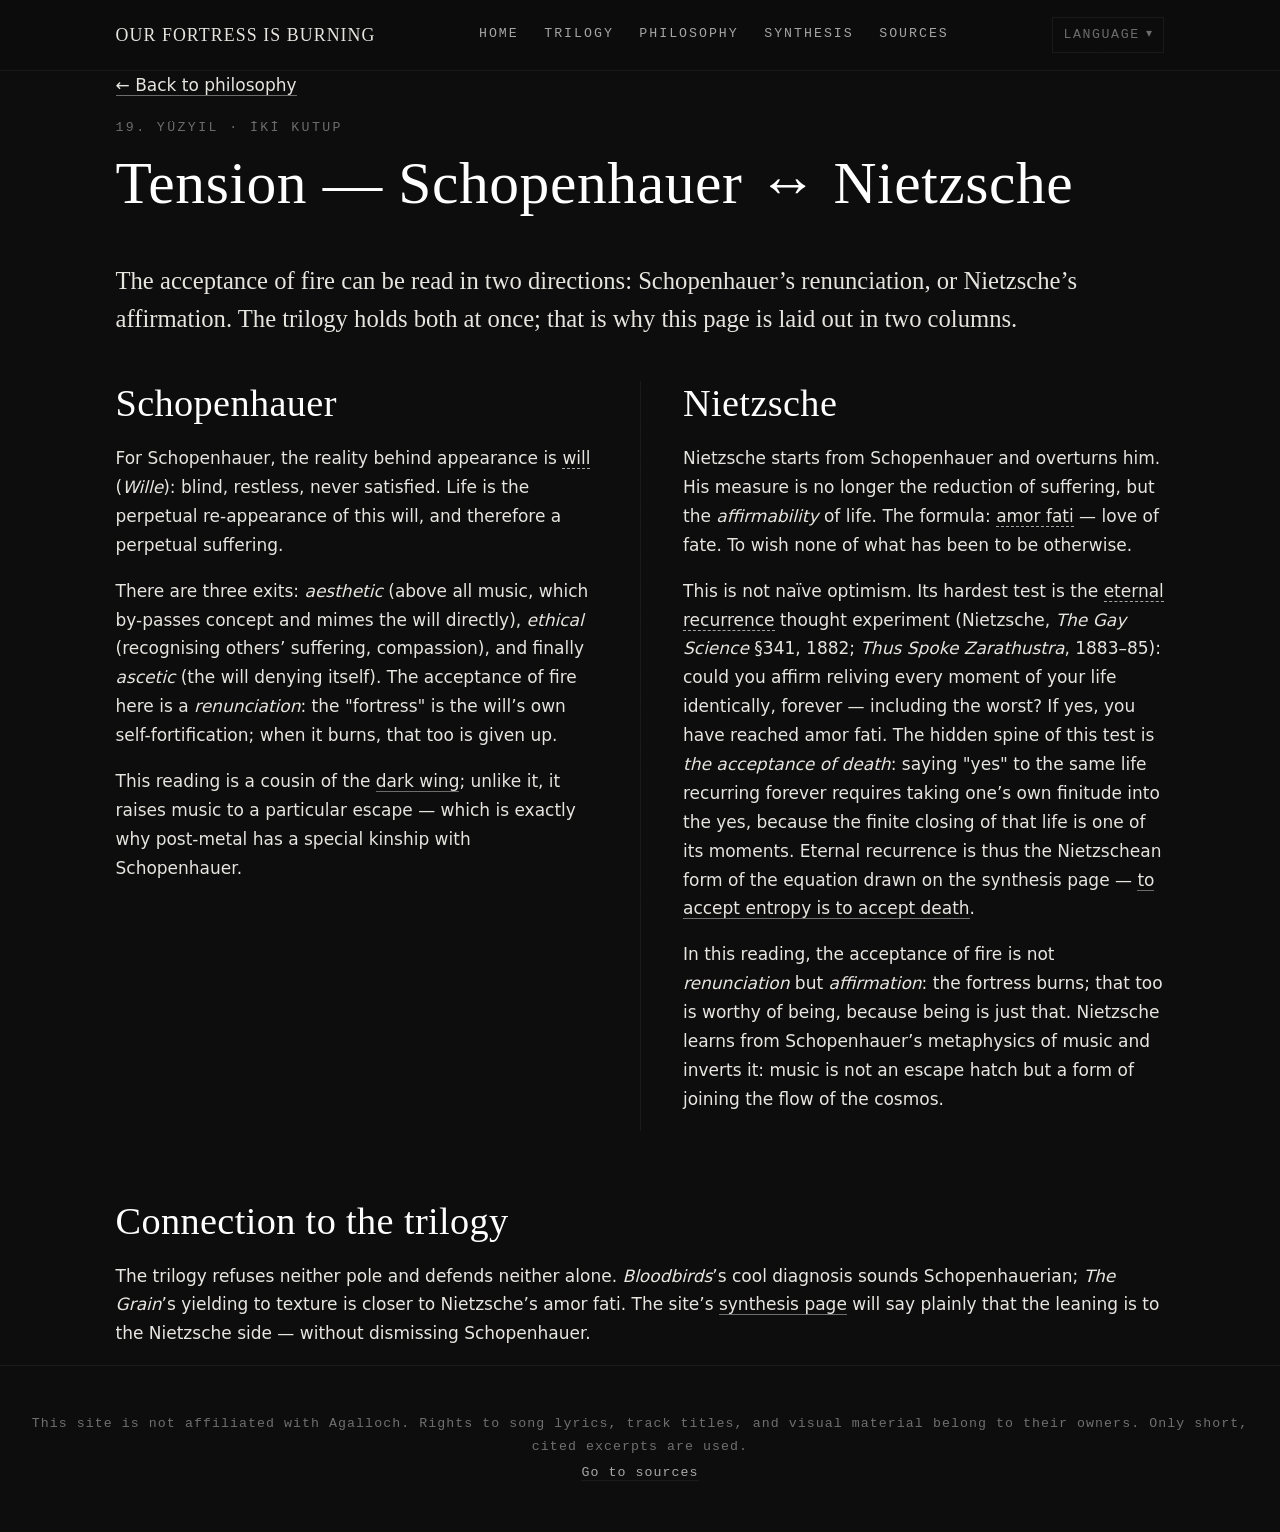
<file: felsefe-gerilim.html>
<!doctype html>
<html lang="tr">
<head>
  <meta charset="utf-8" />
  <meta name="viewport" content="width=device-width, initial-scale=1" />
  <meta name="color-scheme" content="dark" />
  <meta http-equiv="Content-Security-Policy" content="default-src 'self'; script-src 'self'; style-src 'self' 'unsafe-inline'; img-src 'self' data:; font-src 'self'; connect-src 'self'; frame-src https://open.spotify.com https://*.bandcamp.com; object-src 'none'; base-uri 'self'; form-action 'self'" />
  <meta name="referrer" content="strict-origin-when-cross-origin" />
  <meta name="description" content="Schopenhauer ↔ Nietzsche: iradeden teslimiyet mi, amor fati mi?" />
  <title>Gerilim: Schopenhauer ↔ Nietzsche — Felsefe</title>
  <link rel="icon" type="image/svg+xml" href="assets/favicon.svg" />
  <link rel="stylesheet" href="assets/css/tokens.css" />
  <link rel="stylesheet" href="assets/css/main.css" />
</head>
<body>
  <header class="site-header">
    <nav class="nav" aria-label="Main">
      <a class="brand" href="index.html">Our Fortress Is Burning</a>
      <ul class="nav-links">
        <li><a href="index.html"    data-i18n="nav.home">Giriş</a></li>
        <li><a href="uclem.html"    data-i18n="nav.trilogy">Üçleme</a></li>
        <li><a href="felsefe.html"  data-i18n="nav.philosophy">Felsefe</a></li>
        <li><a href="sentez.html"   data-i18n="nav.synthesis">Sentez</a></li>
        <li><a href="kaynakca.html" data-i18n="nav.sources">Kaynakça</a></li>
      </ul>
      <div class="lang-switch">
        <button type="button" class="lang-toggle" aria-haspopup="true" aria-expanded="false" data-i18n="nav.lang.label">Dil</button>
        <ul class="lang-menu" role="menu" hidden>
          <li role="none"><button type="button" role="menuitemradio" aria-checked="false" data-lang="tr" lang="tr">Türkçe</button></li>
          <li role="none"><button type="button" role="menuitemradio" aria-checked="false" data-lang="en" lang="en">English</button></li>
          <li role="none"><button type="button" role="menuitemradio" aria-checked="false" data-lang="de" lang="de">Deutsch</button></li>
          <li role="none"><button type="button" role="menuitemradio" aria-checked="false" data-lang="fr" lang="fr">Français</button></li>
          <li role="none"><button type="button" role="menuitemradio" aria-checked="false" data-lang="es" lang="es">Español</button></li>
          <li role="none"><button type="button" role="menuitemradio" aria-checked="false" data-lang="ru" lang="ru">Русский</button></li>
          <li role="none"><button type="button" role="menuitemradio" aria-checked="false" data-lang="ja" lang="ja">日本語</button></li>
        </ul>
      </div>
    </nav>
  </header>

  <main class="wide">
    <article class="page">
      <header>
        <p><a href="felsefe.html" data-i18n="crumb.back.phil">← Felsefe ana sayfasına dön</a></p>
        <p class="eyebrow">19. YÜZYIL · İKİ KUTUP</p>
        <h1 lang="tr" data-lang="tr">Gerilim — Schopenhauer ↔ Nietzsche</h1>
        <h1 lang="en" data-lang="en" hidden>Tension — Schopenhauer ↔ Nietzsche</h1>
        <h1 lang="de" data-lang="de" hidden>Spannung — Schopenhauer ↔ Nietzsche</h1>
        <h1 lang="fr" data-lang="fr" hidden>Tension — Schopenhauer ↔ Nietzsche</h1>
        <h1 lang="es" data-lang="es" hidden>Tensión — Schopenhauer ↔ Nietzsche</h1>
        <h1 lang="ru" data-lang="ru" hidden>Напряжение — Шопенгауэр ↔ Ницше</h1>
        <h1 lang="ja" data-lang="ja" hidden>緊張——ショーペンハウアー ↔ ニーチェ</h1>
      </header>

      <section lang="tr" data-lang="tr">
        <p class="lead">
          Yangının kabulü iki yönde okunabilir: Schopenhauer’un teslimiyeti veya
          Nietzsche’nin onaylaması. Üçleme bu iki kutbu birlikte tutar; bu yüzden
          bu sayfa iki sütunlu kurulur.
        </p>

        <div class="duo">
          <div class="col">
            <h2>Schopenhauer</h2>
            <p>
              Schopenhauer için görünenin arkasındaki gerçeklik
              <span class="term" data-term="irade">irade</span>’dir: kör,
              dinmek bilmez, tatmin olmaz bir itki. Yaşam, bu iradenin sürekli
              yeniden ortaya çıkışıdır; o yüzden de sürekli bir acıdır.
            </p>
            <p>
              Çıkış üç katmandadır: <em>estetik</em> (özellikle müzik, çünkü
              müzik kavramı geçer ve doğrudan iradeyi taklit eder), <em>etik</em>
              (başkalarının acısını tanımak, merhamet) ve nihayet <em>asketik</em>
              (iradeyi reddetmek). Yangının kabulü Schopenhauer’cu okumada bir
              <em>vazgeçiş</em>tir: "kale" arzunun kale-bilincidir; yandığında
              ondan da vazgeçilmiş olur.
            </p>
            <p>
              Bu okuma <a href="felsefe-karanlik.html">karanlık kanat</a>la
              akrabadır; ama oradan farklı olarak müziği özel bir kaçış kapısı
              olarak yüceltir — ki post-metal şarkıları bu yüzden Schopenhauer
              ile özel bir hısımlık kurar.
            </p>
          </div>
          <div class="divider" aria-hidden="true"></div>
          <div class="col">
            <h2>Nietzsche</h2>
            <p>
              Nietzsche, Schopenhauer’dan beslenip onu reddederek başlar. Onun
              ölçütü artık acının azaltılması değil, yaşamın
              <em>onaylanabilirliği</em>dir. Formülü:
              <span class="term" data-term="amor-fati">amor fati</span> — kaderi
              sevmek. Olanın hiçbirinin başka türlü olmasını dilememek.
            </p>
            <p>
              Bu, naif bir iyimserlik değildir. Test, en sert biçimde
              <span class="term" data-term="bengi-donus">bengi dönüş</span>
              düşünce deneyiyle gelir (Nietzsche, <em>Şen Bilim</em> §341, 1882;
              <em>Böyle Buyurdu Zerdüşt</em>, 1883–85): ömrünün her ânını, en
              acılı dakika dahil, sonsuza dek aynen tekrar yaşamayı kabul
              edebilir misin? Eğer "evet" diyebiliyorsan, amor fati’ye
              ulaşmışsındır. Burada gizlenen testin bel kemiği <em>ölüm
              kabulü</em>dür: aynı hayatın sonsuza dek tekrar etmesini "evet"
              demek, içine kendi sonluluğunu da almak demektir; çünkü o
              hayatın sonlu kapanışı da o anlardan biridir. Bengi dönüş
              böylece sentez sayfasının
              <a href="sentez.html">entropiyi kabul etmek, ölümü kabul
              etmektir</a> denkleminin Nietzscheci sınavıdır.
            </p>
            <p>
              Yangının kabulü Nietzsche’ci okumada bir <em>vazgeçiş</em> değil,
              bir <em>onay</em>dır: kale yanıyor; bu da olmaya layıktır, çünkü
              olan budur. Schopenhauer’un müzik metafiziğinden öğrenip onu
              tersine çevirir: müzik bir kaçış kapısı değil, evrenin akışına
              katılmanın bir formudur.
            </p>
          </div>
        </div>

        <h2>Üçleme ile bağ</h2>
        <p>
          Üçleme bu iki kutbu da reddetmez; ikisini de tek başına savunmaz.
          <em>Bloodbirds</em>’ün soğukkanlı teşhisi Schopenhauer’ca duyulur;
          <em>The Grain</em>’in dokuya teslim oluşu Nietzsche’nin amor fati’sine
          daha yakındır. Sitenin <a href="sentez.html">sentez sayfası</a>
          tercihin Nietzsche tarafına eğdiğini, ama Schopenhauer’u küçümsemeden
          eğdiğini söyleyecek.
        </p>

      </section>

      <section lang="en" data-lang="en" hidden>
        <p class="lead">
          The acceptance of fire can be read in two directions: Schopenhauer’s
          renunciation, or Nietzsche’s affirmation. The trilogy holds both at
          once; that is why this page is laid out in two columns.
        </p>

        <div class="duo">
          <div class="col">
            <h2>Schopenhauer</h2>
            <p>
              For Schopenhauer, the reality behind appearance is
              <span class="term" data-term="irade">will</span> (<em>Wille</em>):
              blind, restless, never satisfied. Life is the perpetual
              re-appearance of this will, and therefore a perpetual suffering.
            </p>
            <p>
              There are three exits: <em>aesthetic</em> (above all music, which
              by-passes concept and mimes the will directly), <em>ethical</em>
              (recognising others’ suffering, compassion), and finally
              <em>ascetic</em> (the will denying itself). The acceptance of fire
              here is a <em>renunciation</em>: the "fortress" is the will’s
              own self-fortification; when it burns, that too is given up.
            </p>
            <p>
              This reading is a cousin of the
              <a href="felsefe-karanlik.html">dark wing</a>; unlike it, it raises
              music to a particular escape — which is exactly why post-metal
              has a special kinship with Schopenhauer.
            </p>
          </div>
          <div class="divider" aria-hidden="true"></div>
          <div class="col">
            <h2>Nietzsche</h2>
            <p>
              Nietzsche starts from Schopenhauer and overturns him. His measure
              is no longer the reduction of suffering, but the
              <em>affirmability</em> of life. The formula:
              <span class="term" data-term="amor-fati">amor fati</span> — love
              of fate. To wish none of what has been to be otherwise.
            </p>
            <p>
              This is not naïve optimism. Its hardest test is the
              <span class="term" data-term="bengi-donus">eternal recurrence</span>
              thought experiment (Nietzsche, <em>The Gay Science</em> §341,
              1882; <em>Thus Spoke Zarathustra</em>, 1883–85): could you affirm
              reliving every moment of your life identically, forever — including
              the worst? If yes, you have reached amor fati. The hidden spine of
              this test is <em>the acceptance of death</em>: saying "yes" to
              the same life recurring forever requires taking one’s own
              finitude into the yes, because the finite closing of that life
              is one of its moments. Eternal recurrence is thus the
              Nietzschean form of the equation drawn on the synthesis page —
              <a href="sentez.html">to accept entropy is to accept death</a>.
            </p>
            <p>
              In this reading, the acceptance of fire is not <em>renunciation</em>
              but <em>affirmation</em>: the fortress burns; that too is worthy
              of being, because being is just that. Nietzsche learns from
              Schopenhauer’s metaphysics of music and inverts it: music is not
              an escape hatch but a form of joining the flow of the cosmos.
            </p>
          </div>
        </div>

        <h2>Connection to the trilogy</h2>
        <p>
          The trilogy refuses neither pole and defends neither alone.
          <em>Bloodbirds</em>’s cool diagnosis sounds Schopenhauerian;
          <em>The Grain</em>’s yielding to texture is closer to Nietzsche’s
          amor fati. The site’s <a href="sentez.html">synthesis page</a> will
          say plainly that the leaning is to the Nietzsche side — without
          dismissing Schopenhauer.
        </p>

      </section>

      <section lang="de" data-lang="de" hidden>
        <p class="lead">
          Die Annahme des Feuers lässt sich in zwei Richtungen lesen: als Schopenhauers
          Verzicht oder als Nietzsches Bejahung. Die Trilogie hält beide zugleich;
          deshalb ist diese Seite zweispaltig angelegt.
        </p>

        <div class="duo">
          <div class="col">
            <h2>Schopenhauer</h2>
            <p>
              Für Schopenhauer ist die Wirklichkeit hinter der Erscheinung der
              <span class="term" data-term="irade">Wille</span> (<em>Wille</em>): blind,
              rastlos, nie befriedigt. Das Leben ist das beständige Wiedererscheinen
              dieses Willens und daher ein beständiges Leiden.
            </p>
            <p>
              Es gibt drei Auswege: den <em>ästhetischen</em> (vor allem die Musik, die
              den Begriff umgeht und den Willen unmittelbar nachahmt), den
              <em>ethischen</em> (das Leiden anderer erkennen, Mitleid) und schließlich
              den <em>asketischen</em> (der Wille, der sich selbst verneint). Die Annahme
              des Feuers ist hier ein <em>Verzicht</em>: Die „Festung“ ist die
              Selbstbefestigung des Willens; wenn sie brennt, wird auch sie aufgegeben.
            </p>
            <p>
              Diese Lesart ist eine Verwandte des
              <a href="felsefe-karanlik.html">dunklen Flügels</a>; anders als dieser
              aber erhebt sie die Musik zu einem besonderen Fluchtweg — und genau
              deshalb hat der Post-Metal eine besondere Verwandtschaft mit Schopenhauer.
            </p>
          </div>
          <div class="divider" aria-hidden="true"></div>
          <div class="col">
            <h2>Nietzsche</h2>
            <p>
              Nietzsche geht von Schopenhauer aus und kehrt ihn um. Sein Maß ist nicht
              mehr die Verringerung des Leidens, sondern die <em>Bejahbarkeit</em> des
              Lebens. Die Formel:
              <span class="term" data-term="amor-fati">amor fati</span> — Liebe zum
              Schicksal. Nichts von dem, was war, anders haben zu wollen.
            </p>
            <p>
              Das ist kein naiver Optimismus. Ihre härteste Prüfung ist das
              Gedankenexperiment der
              <span class="term" data-term="bengi-donus">ewigen Wiederkunft</span>
              (Nietzsche, <em>Die fröhliche Wissenschaft</em> §341, 1882;
              <em>Also sprach Zarathustra</em>, 1883–85): Könntest du es bejahen, jeden
              Augenblick deines Lebens identisch und ewig zu wiederholen — auch den
              schlimmsten? Wenn ja, hast du den amor fati erreicht. Das verborgene
              Rückgrat dieser Prüfung ist die <em>Annahme des Todes</em>: Zur ewig
              wiederkehrenden gleichen Existenz „Ja“ zu sagen, verlangt, die eigene
              Endlichkeit in dieses Ja aufzunehmen, denn der endliche Abschluss dieses
              Lebens ist einer seiner Augenblicke. Die ewige Wiederkunft ist so die
              Nietzsche’sche Form der auf der Synthese-Seite gezogenen Gleichung —
              <a href="sentez.html">die Entropie anzunehmen heißt, den Tod
              anzunehmen</a>.
            </p>
            <p>
              In dieser Lesart ist die Annahme des Feuers kein <em>Verzicht</em>,
              sondern eine <em>Bejahung</em>: Die Festung brennt; auch das ist würdig zu
              sein, denn Sein ist genau das. Nietzsche lernt aus Schopenhauers
              Metaphysik der Musik und kehrt sie um: Die Musik ist keine Fluchtluke,
              sondern eine Form, sich dem Fluss des Kosmos anzuschließen.
            </p>
          </div>
        </div>

        <h2>Verbindung zur Trilogie</h2>
        <p>
          Die Trilogie verweigert keinen der beiden Pole und verteidigt keinen allein.
          <em>Bloodbirds</em>’ kühle Diagnose klingt schopenhauerisch;
          <em>The Grain</em>’s Hingabe an die Textur steht Nietzsches amor fati näher.
          Die <a href="sentez.html">Synthese-Seite</a> der Seite wird schlicht sagen,
          dass die Neigung zur Nietzsche-Seite geht — ohne Schopenhauer geringzuschätzen.
        </p>

      </section>

      <section lang="fr" data-lang="fr" hidden>
        <p class="lead">
          L’acceptation du feu peut se lire dans deux directions : le renoncement de
          Schopenhauer, ou l’affirmation de Nietzsche. La trilogie tient les deux à la
          fois ; c’est pourquoi cette page est disposée en deux colonnes.
        </p>

        <div class="duo">
          <div class="col">
            <h2>Schopenhauer</h2>
            <p>
              Pour Schopenhauer, la réalité derrière l’apparence est le
              <span class="term" data-term="irade">vouloir</span> (<em>Wille</em>) :
              aveugle, incessant, jamais satisfait. La vie est la réapparition
              perpétuelle de ce vouloir, et donc une souffrance perpétuelle.
            </p>
            <p>
              Il y a trois issues : l’<em>esthétique</em> (surtout la musique, qui
              court-circuite le concept et mime directement le vouloir), l’<em>éthique</em>
              (reconnaître la souffrance d’autrui, la compassion) et enfin
              l’<em>ascétique</em> (le vouloir se niant lui-même). L’acceptation du feu
              est ici un <em>renoncement</em> : la « forteresse » est l’auto-fortification
              du vouloir ; quand elle brûle, elle aussi est abandonnée.
            </p>
            <p>
              Cette lecture est une cousine de l’<a href="felsefe-karanlik.html">aile
              sombre</a> ; à la différence de celle-ci, elle élève la musique en une
              échappée particulière — et c’est précisément pourquoi le post-metal a une
              parenté singulière avec Schopenhauer.
            </p>
          </div>
          <div class="divider" aria-hidden="true"></div>
          <div class="col">
            <h2>Nietzsche</h2>
            <p>
              Nietzsche part de Schopenhauer et le renverse. Sa mesure n’est plus la
              réduction de la souffrance, mais l’<em>affirmabilité</em> de la vie. La
              formule : <span class="term" data-term="amor-fati">amor fati</span> —
              l’amour du destin. Ne rien vouloir d’autre de ce qui a été.
            </p>
            <p>
              Ce n’est pas un optimisme naïf. Son épreuve la plus dure est l’expérience
              de pensée de l’<span class="term" data-term="bengi-donus">éternel
              retour</span> (Nietzsche, <em>Le Gai Savoir</em> §341, 1882 ;
              <em>Ainsi parlait Zarathoustra</em>, 1883–85) : pourrais-tu vouloir
              revivre chaque instant de ta vie à l’identique, éternellement — y compris
              le pire ? Si oui, tu as atteint l’amor fati. La colonne vertébrale cachée
              de cette épreuve est l’<em>acceptation de la mort</em> : dire « oui » à la
              même vie revenant éternellement exige de prendre sa propre finitude dans
              ce oui, car la clôture finie de cette vie est l’un de ses instants.
              L’éternel retour est ainsi la forme nietzschéenne de l’équation tracée sur
              la page de synthèse — <a href="sentez.html">accepter l’entropie, c’est
              accepter la mort</a>.
            </p>
            <p>
              Dans cette lecture, l’acceptation du feu n’est pas un <em>renoncement</em>
              mais une <em>affirmation</em> : la forteresse brûle ; cela aussi est digne
              d’être, car l’être est exactement cela. Nietzsche apprend de la métaphysique
              de la musique de Schopenhauer et l’inverse : la musique n’est pas une issue
              de secours mais une forme de participation au flux du cosmos.
            </p>
          </div>
        </div>

        <h2>Lien avec la trilogie</h2>
        <p>
          La trilogie ne refuse aucun des deux pôles et n’en défend aucun seul. Le
          diagnostic froid de <em>Bloodbirds</em> sonne schopenhauerien ; l’abandon de
          <em>The Grain</em> à la texture est plus proche de l’amor fati de Nietzsche. La
          <a href="sentez.html">page de synthèse</a> du site dira clairement que le
          penchant va du côté de Nietzsche — sans mépriser Schopenhauer.
        </p>

      </section>

      <section lang="es" data-lang="es" hidden>
        <p class="lead">
          La aceptación del fuego puede leerse en dos direcciones: la renuncia de
          Schopenhauer, o la afirmación de Nietzsche. La trilogía sostiene ambas a la
          vez; por eso esta página se dispone en dos columnas.
        </p>

        <div class="duo">
          <div class="col">
            <h2>Schopenhauer</h2>
            <p>
              Para Schopenhauer, la realidad tras la apariencia es la
              <span class="term" data-term="irade">voluntad</span> (<em>Wille</em>):
              ciega, incesante, nunca satisfecha. La vida es la reaparición perpetua de
              esta voluntad y, por tanto, un perpetuo sufrimiento.
            </p>
            <p>
              Hay tres salidas: la <em>estética</em> (sobre todo la música, que sortea
              el concepto e imita directamente la voluntad), la <em>ética</em>
              (reconocer el sufrimiento ajeno, la compasión) y, por último, la
              <em>ascética</em> (la voluntad que se niega a sí misma). La aceptación del
              fuego es aquí una <em>renuncia</em>: la «fortaleza» es la autofortificación
              de la voluntad; cuando arde, también ella es abandonada.
            </p>
            <p>
              Esta lectura es prima del <a href="felsefe-karanlik.html">ala oscura</a>; a
              diferencia de ella, eleva la música a una vía de escape particular — y por
              eso mismo el post-metal guarda un parentesco especial con Schopenhauer.
            </p>
          </div>
          <div class="divider" aria-hidden="true"></div>
          <div class="col">
            <h2>Nietzsche</h2>
            <p>
              Nietzsche parte de Schopenhauer y lo invierte. Su medida ya no es la
              reducción del sufrimiento, sino la <em>afirmabilidad</em> de la vida. La
              fórmula: <span class="term" data-term="amor-fati">amor fati</span> — amor
              al destino. No desear que nada de lo que ha sido fuera de otro modo.
            </p>
            <p>
              No es un optimismo ingenuo. Su prueba más dura es el experimento mental del
              <span class="term" data-term="bengi-donus">eterno retorno</span> (Nietzsche,
              <em>La gaya ciencia</em> §341, 1882; <em>Así habló Zaratustra</em>,
              1883–85): ¿podrías afirmar revivir cada instante de tu vida de forma
              idéntica, eternamente — incluido el peor? Si la respuesta es sí, has
              alcanzado el amor fati. La columna vertebral oculta de esta prueba es la
              <em>aceptación de la muerte</em>: decir «sí» a la misma vida que retorna
              eternamente exige tomar la propia finitud dentro de ese sí, porque el cierre
              finito de esa vida es uno de sus instantes. El eterno retorno es así la
              forma nietzscheana de la ecuación trazada en la página de síntesis —
              <a href="sentez.html">aceptar la entropía es aceptar la muerte</a>.
            </p>
            <p>
              En esta lectura, la aceptación del fuego no es <em>renuncia</em>, sino
              <em>afirmación</em>: la fortaleza arde; también eso es digno de ser, porque
              el ser es justamente eso. Nietzsche aprende de la metafísica de la música
              de Schopenhauer y la invierte: la música no es una salida de emergencia,
              sino una forma de unirse al flujo del cosmos.
            </p>
          </div>
        </div>

        <h2>Conexión con la trilogía</h2>
        <p>
          La trilogía no rechaza ninguno de los dos polos ni defiende a uno solo. El frío
          diagnóstico de <em>Bloodbirds</em> suena schopenhaueriano; la entrega de
          <em>The Grain</em> a la textura está más cerca del amor fati de Nietzsche. La
          <a href="sentez.html">página de síntesis</a> del sitio dirá con claridad que la
          inclinación es hacia el lado de Nietzsche — sin menospreciar a Schopenhauer.
        </p>

      </section>

      <section lang="ru" data-lang="ru" hidden>
        <p class="lead">
          Принятие огня можно прочесть в двух направлениях: как отречение Шопенгауэра или
          как утверждение Ницше. Трилогия держит оба сразу; поэтому эта страница построена
          в две колонки.
        </p>

        <div class="duo">
          <div class="col">
            <h2>Шопенгауэр</h2>
            <p>
              Для Шопенгауэра реальность за явлением — это
              <span class="term" data-term="irade">воля</span> (<em>Wille</em>): слепое,
              неугомонное, никогда не насыщаемое влечение. Жизнь есть непрестанное новое
              явление этой воли и потому непрестанное страдание.
            </p>
            <p>
              Выходов три: <em>эстетический</em> (прежде всего музыка, которая обходит
              понятие и прямо подражает воле), <em>этический</em> (признание чужого
              страдания, сострадание) и, наконец, <em>аскетический</em> (воля, отрицающая
              саму себя). Принятие огня здесь — <em>отречение</em>: «крепость» есть
              самоукрепление воли; когда она горит, отрекаются и от неё.
            </p>
            <p>
              Это прочтение — родственник <a href="felsefe-karanlik.html">тёмного
              крыла</a>; но, в отличие от него, оно возвышает музыку до особого пути
              бегства — и именно поэтому пост-метал состоит в особом родстве с
              Шопенгауэром.
            </p>
          </div>
          <div class="divider" aria-hidden="true"></div>
          <div class="col">
            <h2>Ницше</h2>
            <p>
              Ницше исходит из Шопенгауэра и переворачивает его. Его мера — уже не
              уменьшение страдания, а <em>утверждаемость</em> жизни. Формула:
              <span class="term" data-term="amor-fati">amor fati</span> — любовь к
              судьбе. Не желать, чтобы хоть что-то из бывшего было иным.
            </p>
            <p>
              Это не наивный оптимизм. Самое суровое испытание — мысленный эксперимент
              <span class="term" data-term="bengi-donus">вечного возвращения</span>
              (Ницше, <em>Весёлая наука</em> §341, 1882; <em>Так говорил Заратустра</em>,
              1883–85): смог бы ты принять то, чтобы переживать каждое мгновение своей
              жизни тождественно, вечно — включая самое тяжкое? Если да — ты достиг amor
              fati. Скрытый стержень этого испытания — <em>принятие смерти</em>: сказать
              «да» одной и той же вечно возвращающейся жизни требует вобрать в это «да»
              собственную конечность, ведь конечное завершение этой жизни — одно из её
              мгновений. Вечное возвращение, таким образом, — ницшевская форма уравнения,
              начертанного на странице синтеза, — <a href="sentez.html">принять энтропию —
              значит принять смерть</a>.
            </p>
            <p>
              В этом прочтении принятие огня — не <em>отречение</em>, а
              <em>утверждение</em>: крепость горит; и это тоже достойно быть, ибо бытие
              именно таково. Ницше учится у шопенгауэровской метафизики музыки и
              переворачивает её: музыка — не запасной выход, а форма приобщения к потоку
              космоса.
            </p>
          </div>
        </div>

        <h2>Связь с трилогией</h2>
        <p>
          Трилогия не отвергает ни один из полюсов и не защищает один в одиночку.
          Холодный диагноз <em>Bloodbirds</em> звучит по-шопенгауэровски; отдача
          <em>The Grain</em> фактуре ближе к amor fati Ницше.
          <a href="sentez.html">Страница синтеза</a> сайта прямо скажет, что склонение —
          на сторону Ницше, не принижая при этом Шопенгауэра.
        </p>

      </section>

      <section lang="ja" data-lang="ja" hidden>
        <p class="lead">
          火の受容は二つの方向に読みうる——ショーペンハウアーの断念か、ニーチェの肯定か。
          三部作はその両方を同時に保つ。だからこのページは二段組みで組まれている。
        </p>

        <div class="duo">
          <div class="col">
            <h2>ショーペンハウアー</h2>
            <p>
              ショーペンハウアーにとって、現象の背後にある実在は
              <span class="term" data-term="irade">意志</span>（<em>Wille</em>）である——
              盲目で、休みなく、けっして満たされぬ衝動。生とは、この意志のたえざる再出現で
              あり、それゆえたえざる苦である。
            </p>
            <p>
              出口は三つある——<em>美的</em>なもの（とりわけ音楽。概念を迂回し、意志を直接に
              模す）、<em>倫理的</em>なもの（他者の苦を認めること、共苦）、そして最後に
              <em>禁欲的</em>なもの（意志がみずからを否定すること）。ここでの火の受容は
              <em>断念</em>である——「城砦」とは意志の自己防備であり、それが燃えるとき、それも
              また手放される。
            </p>
            <p>
              この読みは<a href="felsefe-karanlik.html">暗い翼</a>の親類だ。だがそれとは違って、
              音楽を特別な逃げ道へと高める——ポスト・メタルがショーペンハウアーと特別な縁を
              結ぶのは、まさにそのためである。
            </p>
          </div>
          <div class="divider" aria-hidden="true"></div>
          <div class="col">
            <h2>ニーチェ</h2>
            <p>
              ニーチェはショーペンハウアーから出発し、それを転倒させる。彼の尺度はもはや苦の
              軽減ではなく、生の<em>肯定可能性</em>である。定式は——
              <span class="term" data-term="amor-fati">amor fati</span>、運命への愛。あった
              ことの何ひとつ、別であってほしいと願わぬこと。
            </p>
            <p>
              これは素朴な楽観ではない。その最も過酷な試練は
              <span class="term" data-term="bengi-donus">永劫回帰</span> の思考実験だ
              （ニーチェ『悦ばしき知識』§341、1882年；『ツァラトゥストラはこう言った』
              1883–85年）——人生のあらゆる瞬間を、最も苦しい時をも含めて、そっくり同じまま永遠
              に繰り返すことを肯定できるか。もし「然り」と言えるなら、あなたは amor fati に到達
              している。この試練の隠れた背骨は<em>死の受容</em>だ——同じ生が永遠に回帰すること
              へ「然り」と言うには、おのれの有限性をその「然り」のうちに取り込まねばならない。
              なぜなら、その生の有限な締めくくりもまた、その瞬間の一つだからだ。永劫回帰は
              こうして、統合のページに描かれた等式——<a href="sentez.html">エントロピーを
              受け入れることは、死を受け入れることである</a>——のニーチェ的な試金石となる。
            </p>
            <p>
              この読みにおいて、火の受容は<em>断念</em>ではなく<em>肯定</em>である——城砦は
              燃える。それもまた在るに値する。なぜなら、在るとはまさにそれだからだ。ニーチェは
              ショーペンハウアーの音楽の形而上学から学び、それを反転させる——音楽は逃げ口では
              なく、コスモスの流れに加わる一形態である。
            </p>
          </div>
        </div>

        <h2>三部作とのつながり</h2>
        <p>
          三部作はどちらの極も拒まず、どちらか一方だけを擁護もしない。<em>Bloodbirds</em> の
          冷静な診断はショーペンハウアー的に響く。<em>The Grain</em> の肌理への明け渡しは、
          ニーチェの amor fati により近い。本サイトの<a href="sentez.html">統合のページ</a>は、
          その傾きがニーチェの側にあること——ただしショーペンハウアーを軽んじることなく——を、
          はっきり述べるだろう。
        </p>

      </section>
    </article>
  </main>

  <footer class="site-footer">
    <p data-i18n="footer.note">Bu site Agalloch ile bağlı resmî bir kaynak değildir.</p>
    <p><a href="kaynakca.html" data-i18n="footer.sources">Kaynakçaya git</a></p>
  </footer>

  <script src="assets/js/chrome.js"></script>
  <script src="assets/js/i18n.js"></script>
  <script src="assets/js/glossary.js"></script>
  <script src="assets/js/music-facade.js"></script>
  <script src="assets/js/grain.js"></script>
</body>
</html>
</file>
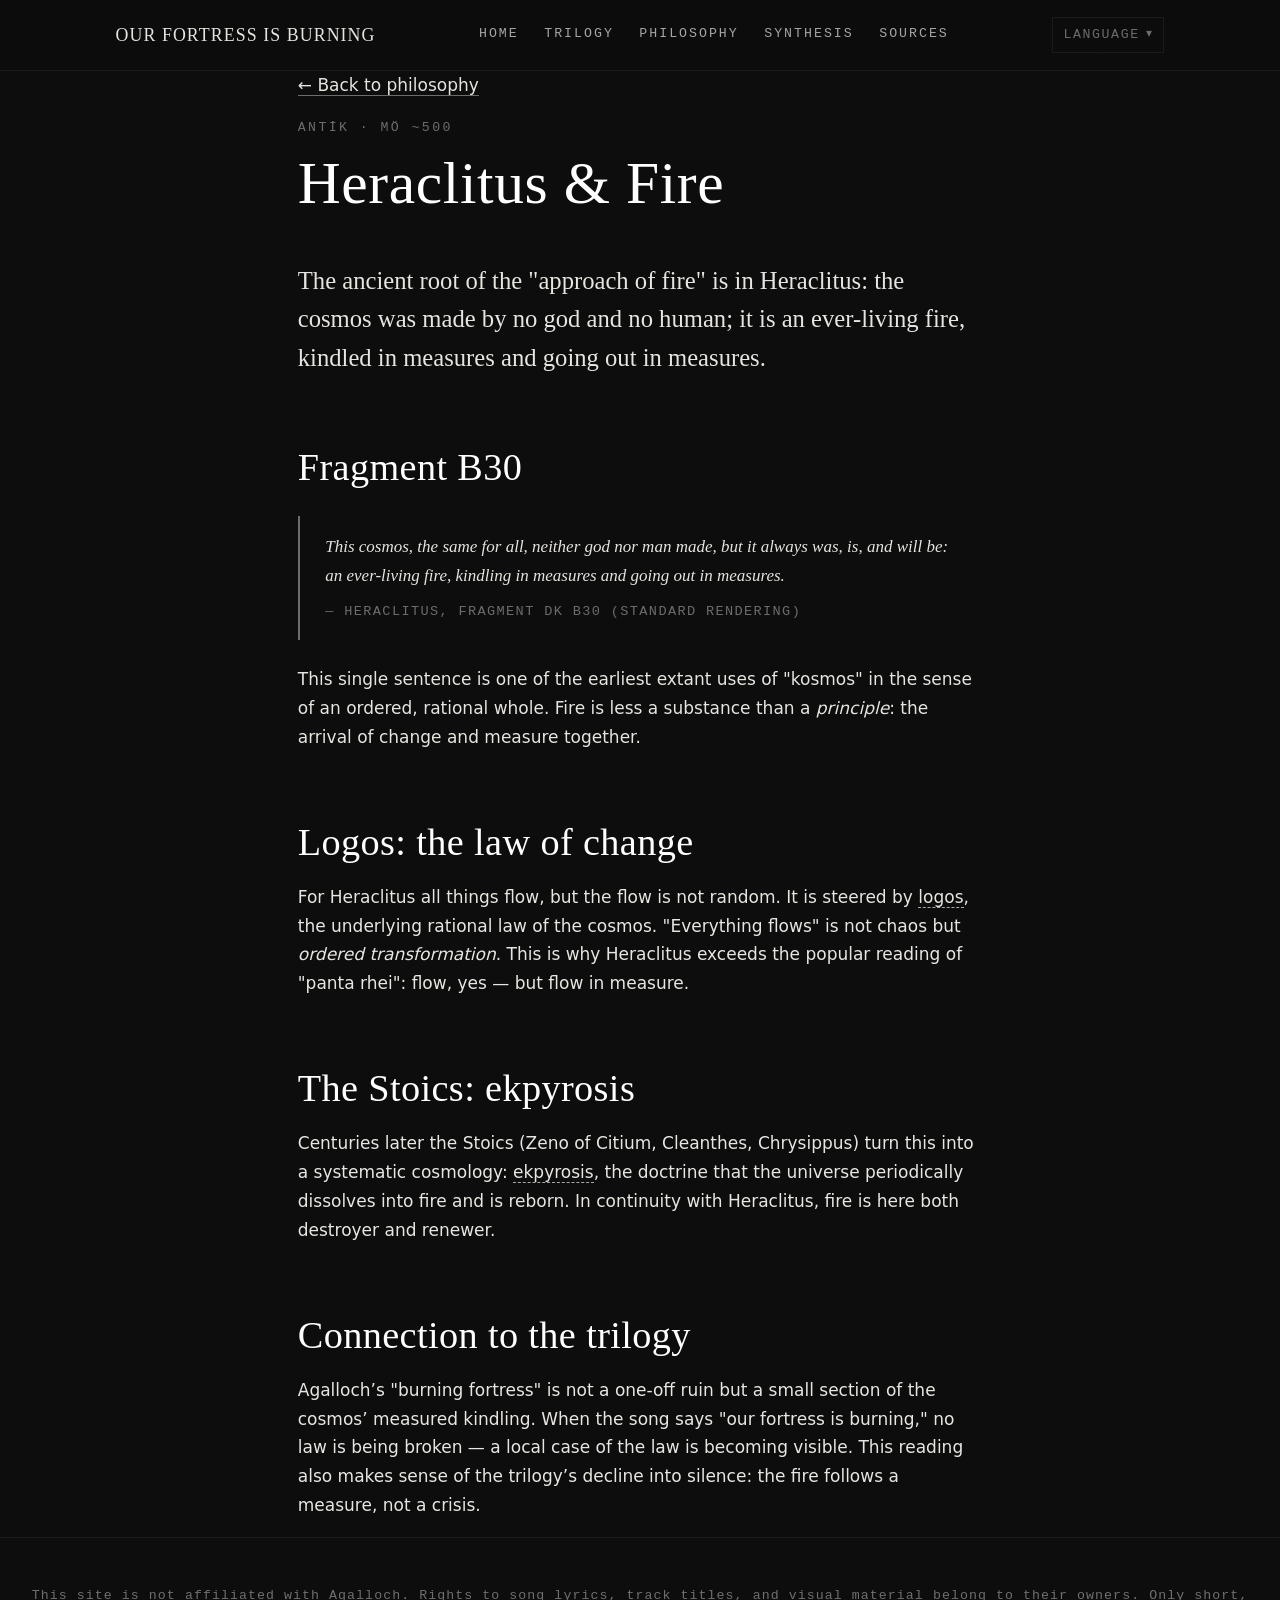
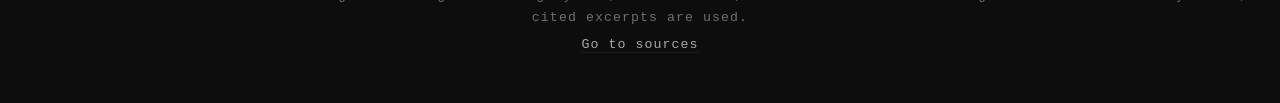
<file: felsefe-herakleitos.html>
<!doctype html>
<html lang="tr">
<head>
  <meta charset="utf-8" />
  <meta name="viewport" content="width=device-width, initial-scale=1" />
  <meta name="color-scheme" content="dark" />
  <meta http-equiv="Content-Security-Policy" content="default-src 'self'; script-src 'self'; style-src 'self' 'unsafe-inline'; img-src 'self' data:; font-src 'self'; connect-src 'self'; frame-src https://open.spotify.com https://*.bandcamp.com; object-src 'none'; base-uri 'self'; form-action 'self'" />
  <meta name="referrer" content="strict-origin-when-cross-origin" />
  <meta name="description" content="Herakleitos B30, ezeli ateş, logos, Stoacı ekpyrosis." />
  <title>Herakleitos & Ateş — Felsefe</title>
  <link rel="icon" type="image/svg+xml" href="assets/favicon.svg" />
  <link rel="stylesheet" href="assets/css/tokens.css" />
  <link rel="stylesheet" href="assets/css/main.css" />
</head>
<body>
  <header class="site-header">
    <nav class="nav" aria-label="Main">
      <a class="brand" href="index.html">Our Fortress Is Burning</a>
      <ul class="nav-links">
        <li><a href="index.html"    data-i18n="nav.home">Giriş</a></li>
        <li><a href="uclem.html"    data-i18n="nav.trilogy">Üçleme</a></li>
        <li><a href="felsefe.html"  data-i18n="nav.philosophy">Felsefe</a></li>
        <li><a href="sentez.html"   data-i18n="nav.synthesis">Sentez</a></li>
        <li><a href="kaynakca.html" data-i18n="nav.sources">Kaynakça</a></li>
      </ul>
      <div class="lang-switch">
        <button type="button" class="lang-toggle" aria-haspopup="true" aria-expanded="false" data-i18n="nav.lang.label">Dil</button>
        <ul class="lang-menu" role="menu" hidden>
          <li role="none"><button type="button" role="menuitemradio" aria-checked="false" data-lang="tr" lang="tr">Türkçe</button></li>
          <li role="none"><button type="button" role="menuitemradio" aria-checked="false" data-lang="en" lang="en">English</button></li>
          <li role="none"><button type="button" role="menuitemradio" aria-checked="false" data-lang="de" lang="de">Deutsch</button></li>
          <li role="none"><button type="button" role="menuitemradio" aria-checked="false" data-lang="fr" lang="fr">Français</button></li>
          <li role="none"><button type="button" role="menuitemradio" aria-checked="false" data-lang="es" lang="es">Español</button></li>
          <li role="none"><button type="button" role="menuitemradio" aria-checked="false" data-lang="ru" lang="ru">Русский</button></li>
          <li role="none"><button type="button" role="menuitemradio" aria-checked="false" data-lang="ja" lang="ja">日本語</button></li>
        </ul>
      </div>
    </nav>
  </header>

  <main class="container">
    <article class="page">
      <header>
        <p><a href="felsefe.html" data-i18n="crumb.back.phil">← Felsefe ana sayfasına dön</a></p>
        <p class="eyebrow">ANTİK · MÖ ~500</p>
        <h1 lang="tr" data-lang="tr">Herakleitos &amp; Ateş</h1>
        <h1 lang="en" data-lang="en" hidden>Heraclitus &amp; Fire</h1>
        <h1 lang="de" data-lang="de" hidden>Heraklit &amp; Feuer</h1>
        <h1 lang="fr" data-lang="fr" hidden>Héraclite &amp; le feu</h1>
        <h1 lang="es" data-lang="es" hidden>Heráclito &amp; el fuego</h1>
        <h1 lang="ru" data-lang="ru" hidden>Гераклит &amp; огонь</h1>
        <h1 lang="ja" data-lang="ja" hidden>ヘラクレイトス &amp; 火</h1>
      </header>

      <section lang="tr" data-lang="tr">
        <p class="lead">
          "Yangının yaklaşışı" temasının antik kökü Herakleitos’tadır: kosmos
          ne tanrı ne insan tarafından yapılmıştır; o, ölçüyle yanan ve ölçüyle
          sönen ezeli bir ateştir.
        </p>

        <h2>B30 fragmanı</h2>
        <blockquote>
          Herkes için aynı olan bu kosmos, ne bir tanrı ne de bir insan tarafından
          yapıldı; o her zaman vardı, vardır ve olacaktır: ölçülerle tutuşan ve
          ölçülerle sönen ezeli–canlı bir ateş.
          <cite>— Herakleitos, fragman DK B30 (özet çeviri)</cite>
        </blockquote>
        <p>
          Bu kısa cümle, Batı felsefesinde "kosmos" sözcüğünün düzenlenmiş, akıl
          taşıyan bir bütün anlamında bilinen <em>en eski</em> kullanımlarındandır.
          Ateş burada bir tözden çok bir <em>ilke</em>dir: değişimin ve ölçünün
          birlikte gelişi.
        </p>

        <h2>Logos: değişimin yasası</h2>
        <p>
          Herakleitos’ta her şey akar; ama akış rastgele değildir. Akışı yönlendiren
          <span class="term" data-term="logos">logos</span>, evrenin altında yatan
          akıl-yasadır. "Her şey akar" tek başına kaos değil, <em>düzenli bir
          dönüşüm</em>dür. Bu sebeple Herakleitos, kabaca okunan "panta rhei"
          tabloyu aşar: akıyor, ama ölçüyle akıyor.
        </p>

        <h2>Stoacılar: ekpyrosis</h2>
        <p>
          Bu fikir, yüzyıllar sonra Stoacılarda (Kıbrıslı Zenon, Kleantes,
          Khrysippos) sistemli bir kozmolojiye dönüşür:
          <span class="term" data-term="ekpyrosis">ekpyrosis</span>, evrenin
          belli aralıklarla ateşte yanıp yeniden doğduğu döngüsel öğretidir.
          Buradaki ateş, Herakleitos’unkiyle uyumlu olarak, hem yıkımın hem
          yenilenmenin failidir.
        </p>

        <h2>Üçleme ile bağ</h2>
        <p>
          Agalloch’un "yanan kale"si tek seferlik bir yıkım değil, kosmosun
          ölçülü tutuşmasının küçük bir kesitidir. "Bizim kalemiz yanıyor"
          dendiğinde, evrenin yasası ihlal edilmiyor — yasanın yerel bir
          görünümü oluyor. Bu okuma, üçlemenin sona doğru sessizleşmesini de
          açıklar: ateş bir krize değil, bir ölçüye uyar.
        </p>

      </section>

      <section lang="en" data-lang="en" hidden>
        <p class="lead">
          The ancient root of the "approach of fire" is in Heraclitus: the cosmos
          was made by no god and no human; it is an ever-living fire, kindled in
          measures and going out in measures.
        </p>

        <h2>Fragment B30</h2>
        <blockquote>
          This cosmos, the same for all, neither god nor man made, but it always
          was, is, and will be: an ever-living fire, kindling in measures and
          going out in measures.
          <cite>— Heraclitus, fragment DK B30 (standard rendering)</cite>
        </blockquote>
        <p>
          This single sentence is one of the earliest extant uses of "kosmos"
          in the sense of an ordered, rational whole. Fire is less a substance
          than a <em>principle</em>: the arrival of change and measure together.
        </p>

        <h2>Logos: the law of change</h2>
        <p>
          For Heraclitus all things flow, but the flow is not random. It is
          steered by <span class="term" data-term="logos">logos</span>, the
          underlying rational law of the cosmos. "Everything flows" is not chaos
          but <em>ordered transformation</em>. This is why Heraclitus exceeds
          the popular reading of "panta rhei": flow, yes — but flow in measure.
        </p>

        <h2>The Stoics: ekpyrosis</h2>
        <p>
          Centuries later the Stoics (Zeno of Citium, Cleanthes, Chrysippus)
          turn this into a systematic cosmology:
          <span class="term" data-term="ekpyrosis">ekpyrosis</span>, the doctrine
          that the universe periodically dissolves into fire and is reborn. In
          continuity with Heraclitus, fire is here both destroyer and renewer.
        </p>

        <h2>Connection to the trilogy</h2>
        <p>
          Agalloch’s "burning fortress" is not a one-off ruin but a small section
          of the cosmos’ measured kindling. When the song says "our fortress is
          burning," no law is being broken — a local case of the law is becoming
          visible. This reading also makes sense of the trilogy’s decline into
          silence: the fire follows a measure, not a crisis.
        </p>

      </section>

      <section lang="de" data-lang="de" hidden>
        <p class="lead">
          Die antike Wurzel des „Nahens des Feuers“ liegt bei Heraklit: Der Kosmos
          wurde von keinem Gott und keinem Menschen gemacht; er ist ein immerlebendiges
          Feuer, das sich in Maßen entzündet und in Maßen erlischt.
        </p>

        <h2>Fragment B30</h2>
        <blockquote>
          Dieser Kosmos, derselbe für alle, wurde weder von einem Gott noch von einem
          Menschen gemacht, sondern er war immer, ist und wird sein: ein immerlebendiges
          Feuer, das sich in Maßen entzündet und in Maßen erlischt.
          <cite>— Heraklit, Fragment DK B30 (gebräuchliche Wiedergabe)</cite>
        </blockquote>
        <p>
          Dieser eine Satz gehört zu den frühesten erhaltenen Verwendungen von „kosmos“
          im Sinne eines geordneten, vernünftigen Ganzen. Feuer ist hier weniger eine
          Substanz als ein <em>Prinzip</em>: das gemeinsame Eintreffen von Wandel und
          Maß.
        </p>

        <h2>Logos: das Gesetz des Wandels</h2>
        <p>
          Für Heraklit fließt alles, doch der Fluss ist nicht zufällig. Er wird vom
          <span class="term" data-term="logos">logos</span> gelenkt, dem zugrunde
          liegenden vernünftigen Gesetz des Kosmos. „Alles fließt“ ist kein Chaos,
          sondern <em>geordnete Verwandlung</em>. Deshalb übersteigt Heraklit die
          populäre Lesart von „panta rhei“: Fluss, ja — aber Fluss im Maß.
        </p>

        <h2>Die Stoiker: ekpyrosis</h2>
        <p>
          Jahrhunderte später machen die Stoiker (Zenon von Kition, Kleanthes,
          Chrysipp) daraus eine systematische Kosmologie: die
          <span class="term" data-term="ekpyrosis">ekpyrosis</span>, die Lehre, dass das
          Universum sich periodisch in Feuer auflöst und neu geboren wird. In
          Kontinuität mit Heraklit ist das Feuer hier zugleich Zerstörer und Erneuerer.
        </p>

        <h2>Verbindung zur Trilogie</h2>
        <p>
          Agallochs „brennende Festung“ ist kein einmaliger Untergang, sondern ein
          kleiner Ausschnitt der maßvollen Entzündung des Kosmos. Wenn das Lied sagt
          „unsere Festung brennt“, wird kein Gesetz gebrochen — ein örtlicher Fall des
          Gesetzes wird sichtbar. Diese Lesart erklärt auch das Verstummen der Trilogie
          zum Ende hin: Das Feuer folgt einem Maß, nicht einer Krise.
        </p>

      </section>

      <section lang="fr" data-lang="fr" hidden>
        <p class="lead">
          La racine antique de l’« approche du feu » est chez Héraclite : le cosmos n’a
          été fait par aucun dieu ni aucun homme ; c’est un feu toujours vivant, qui
          s’allume avec mesure et s’éteint avec mesure.
        </p>

        <h2>Fragment B30</h2>
        <blockquote>
          Ce cosmos, le même pour tous, aucun dieu ni aucun homme ne l’a fait, mais il
          a toujours été, est et sera : un feu toujours vivant, s’allumant avec mesure
          et s’éteignant avec mesure.
          <cite>— Héraclite, fragment DK B30 (traduction usuelle)</cite>
        </blockquote>
        <p>
          Cette seule phrase est l’une des plus anciennes occurrences conservées de
          « kosmos » au sens d’un tout ordonné et rationnel. Le feu y est moins une
          substance qu’un <em>principe</em> : la venue conjointe du changement et de la
          mesure.
        </p>

        <h2>Logos : la loi du changement</h2>
        <p>
          Pour Héraclite, tout s’écoule, mais l’écoulement n’est pas aléatoire. Il est
          dirigé par le <span class="term" data-term="logos">logos</span>, la loi
          rationnelle sous-jacente du cosmos. « Tout s’écoule » n’est pas le chaos mais
          une <em>transformation ordonnée</em>. C’est pourquoi Héraclite dépasse la
          lecture populaire du « panta rhei » : l’écoulement, oui — mais l’écoulement
          dans la mesure.
        </p>

        <h2>Les stoïciens : ekpyrosis</h2>
        <p>
          Des siècles plus tard, les stoïciens (Zénon de Cition, Cléanthe, Chrysippe)
          en font une cosmologie systématique : l’<span class="term" data-term="ekpyrosis">ekpyrosis</span>,
          la doctrine selon laquelle l’univers se dissout périodiquement dans le feu et
          renaît. Dans la continuité d’Héraclite, le feu y est à la fois destructeur et
          rénovateur.
        </p>

        <h2>Lien avec la trilogie</h2>
        <p>
          La « forteresse en flammes » d’Agalloch n’est pas une ruine ponctuelle mais
          une petite section de l’embrasement mesuré du cosmos. Quand la chanson dit
          « notre forteresse brûle », aucune loi n’est enfreinte — un cas local de la
          loi devient visible. Cette lecture éclaire aussi l’extinction de la trilogie
          vers la fin : le feu suit une mesure, non une crise.
        </p>

      </section>

      <section lang="es" data-lang="es" hidden>
        <p class="lead">
          La raíz antigua de la «aproximación del fuego» está en Heráclito: el cosmos no
          lo hizo ningún dios ni ningún hombre; es un fuego siempre vivo, que se enciende
          con medida y se apaga con medida.
        </p>

        <h2>Fragmento B30</h2>
        <blockquote>
          Este cosmos, el mismo para todos, no lo hizo ningún dios ni ningún hombre, sino
          que siempre fue, es y será: un fuego siempre vivo, que se enciende con medida y
          se apaga con medida.
          <cite>— Heráclito, fragmento DK B30 (versión habitual)</cite>
        </blockquote>
        <p>
          Esta sola frase es uno de los usos conservados más antiguos de «kosmos» en el
          sentido de un todo ordenado y racional. El fuego es aquí menos una sustancia
          que un <em>principio</em>: la llegada conjunta del cambio y la medida.
        </p>

        <h2>Logos: la ley del cambio</h2>
        <p>
          Para Heráclito todo fluye, pero el flujo no es aleatorio. Lo dirige el
          <span class="term" data-term="logos">logos</span>, la ley racional subyacente
          del cosmos. «Todo fluye» no es caos, sino <em>transformación ordenada</em>. Por
          eso Heráclito supera la lectura popular del «panta rhei»: fluye, sí — pero fluye
          con medida.
        </p>

        <h2>Los estoicos: ekpyrosis</h2>
        <p>
          Siglos después, los estoicos (Zenón de Citio, Cleantes, Crisipo) lo convierten
          en una cosmología sistemática: la
          <span class="term" data-term="ekpyrosis">ekpyrosis</span>, la doctrina de que
          el universo se disuelve periódicamente en fuego y vuelve a nacer. En
          continuidad con Heráclito, el fuego es aquí a la vez destructor y renovador.
        </p>

        <h2>Conexión con la trilogía</h2>
        <p>
          La «fortaleza en llamas» de Agalloch no es una ruina puntual, sino una pequeña
          sección del encendido mesurado del cosmos. Cuando la canción dice «nuestra
          fortaleza arde», no se quebranta ninguna ley — se hace visible un caso local de
          la ley. Esta lectura también da sentido al apagarse de la trilogía hacia el
          final: el fuego sigue una medida, no una crisis.
        </p>

      </section>

      <section lang="ru" data-lang="ru" hidden>
        <p class="lead">
          Античный корень «приближения огня» — у Гераклита: космос не создан ни богом, ни
          человеком; это вечноживой огонь, мерами возгорающийся и мерами угасающий.
        </p>

        <h2>Фрагмент B30</h2>
        <blockquote>
          Этот космос, один и тот же для всех, не создал ни бог, ни человек, но он всегда
          был, есть и будет: вечноживой огонь, мерами возгорающийся и мерами угасающий.
          <cite>— Гераклит, фрагмент DK B30 (общепринятый перевод)</cite>
        </blockquote>
        <p>
          Эта одна фраза — одно из древнейших сохранившихся употреблений слова «kosmos» в
          смысле упорядоченного, разумного целого. Огонь здесь не столько субстанция,
          сколько <em>принцип</em>: совместный приход изменения и меры.
        </p>

        <h2>Логос: закон изменения</h2>
        <p>
          У Гераклита всё течёт, но течение не случайно. Им управляет
          <span class="term" data-term="logos">логос</span> — лежащий в основе разумный
          закон космоса. «Всё течёт» — это не хаос, а <em>упорядоченное превращение</em>.
          Поэтому Гераклит превосходит расхожее прочтение «panta rhei»: да, течёт — но
          течёт мерой.
        </p>

        <h2>Стоики: экпиросис</h2>
        <p>
          Спустя века стоики (Зенон из Кития, Клеанф, Хрисипп) превращают это в
          систематическую космологию:
          <span class="term" data-term="ekpyrosis">экпиросис</span> — учение о том, что
          вселенная периодически растворяется в огне и рождается заново. В преемственности
          с Гераклитом огонь здесь — одновременно разрушитель и обновитель.
        </p>

        <h2>Связь с трилогией</h2>
        <p>
          «Горящая крепость» Agalloch — не разовое крушение, а малый срез мерного
          возгорания космоса. Когда песня говорит «наша крепость горит», ни один закон не
          нарушается — становится зримым локальный случай закона. Это прочтение объясняет
          и затихание трилогии к концу: огонь следует мере, а не кризису.
        </p>

      </section>

      <section lang="ja" data-lang="ja" hidden>
        <p class="lead">
          「火の接近」という主題の古代の根は、ヘラクレイトスにある。コスモスは神によっても
          人によっても作られていない。それは常住の火であり、節度をもって燃え上がり、節度を
          もって消える。
        </p>

        <h2>断片 B30</h2>
        <blockquote>
          万人にとって同一であるこのコスモスは、いかなる神も人も作らなかった。それは常にあり、
          いまあり、これからもあり続けるだろう——節度をもって燃え上がり、節度をもって消える、
          常住・生ける火である。
          <cite>— ヘラクレイトス、断片 DK B30（標準的な訳）</cite>
        </blockquote>
        <p>
          この一文は、「kosmos」を秩序づけられた理性的な全体という意味で用いた、現存する最古の
          例の一つである。ここで火は実体というより<em>原理</em>だ——変化と節度がともに到来
          すること。
        </p>

        <h2>ロゴス——変化の法</h2>
        <p>
          ヘラクレイトスにおいて万物は流れる。だがその流れは無秩序ではない。流れを導くのは
          <span class="term" data-term="logos">ロゴス</span>、コスモスの底にある理性＝法である。
          「万物は流れる」はカオスではなく、<em>秩序ある変容</em>だ。だからこそヘラクレイトス
          は、通俗的に読まれる「panta rhei」を超える——流れる、確かに。だが節度をもって流れる
          のだ。
        </p>

        <h2>ストア派——ekpyrosis</h2>
        <p>
          数世紀のち、ストア派（キティオンのゼノン、クレアンテス、クリュシッポス）はこれを
          体系的な宇宙論に変える。<span class="term" data-term="ekpyrosis">ekpyrosis</span>、
          すなわち宇宙が周期的に火へと溶け、ふたたび生まれるという教説である。ヘラクレイトスと
          連続して、ここでも火は破壊者であると同時に更新者である。
        </p>

        <h2>三部作とのつながり</h2>
        <p>
          Agalloch の「燃える城砦」は一度きりの破滅ではなく、コスモスの節度ある燃焼の小さな
          一片だ。歌が「われらの城砦は燃えている」と言うとき、いかなる法も破られてはいない——
          法の局所的な一例が見えてくるのだ。この読みは、三部作が終わりへ向かって静まっていく
          ことの説明にもなる。火は危機ではなく、節度に従うのである。
        </p>

      </section>
    </article>
  </main>

  <footer class="site-footer">
    <p data-i18n="footer.note">Bu site Agalloch ile bağlı resmî bir kaynak değildir.</p>
    <p><a href="kaynakca.html" data-i18n="footer.sources">Kaynakçaya git</a></p>
  </footer>

  <script src="assets/js/chrome.js"></script>
  <script src="assets/js/i18n.js"></script>
  <script src="assets/js/glossary.js"></script>
  <script src="assets/js/music-facade.js"></script>
  <script src="assets/js/grain.js"></script>
</body>
</html>
</file>
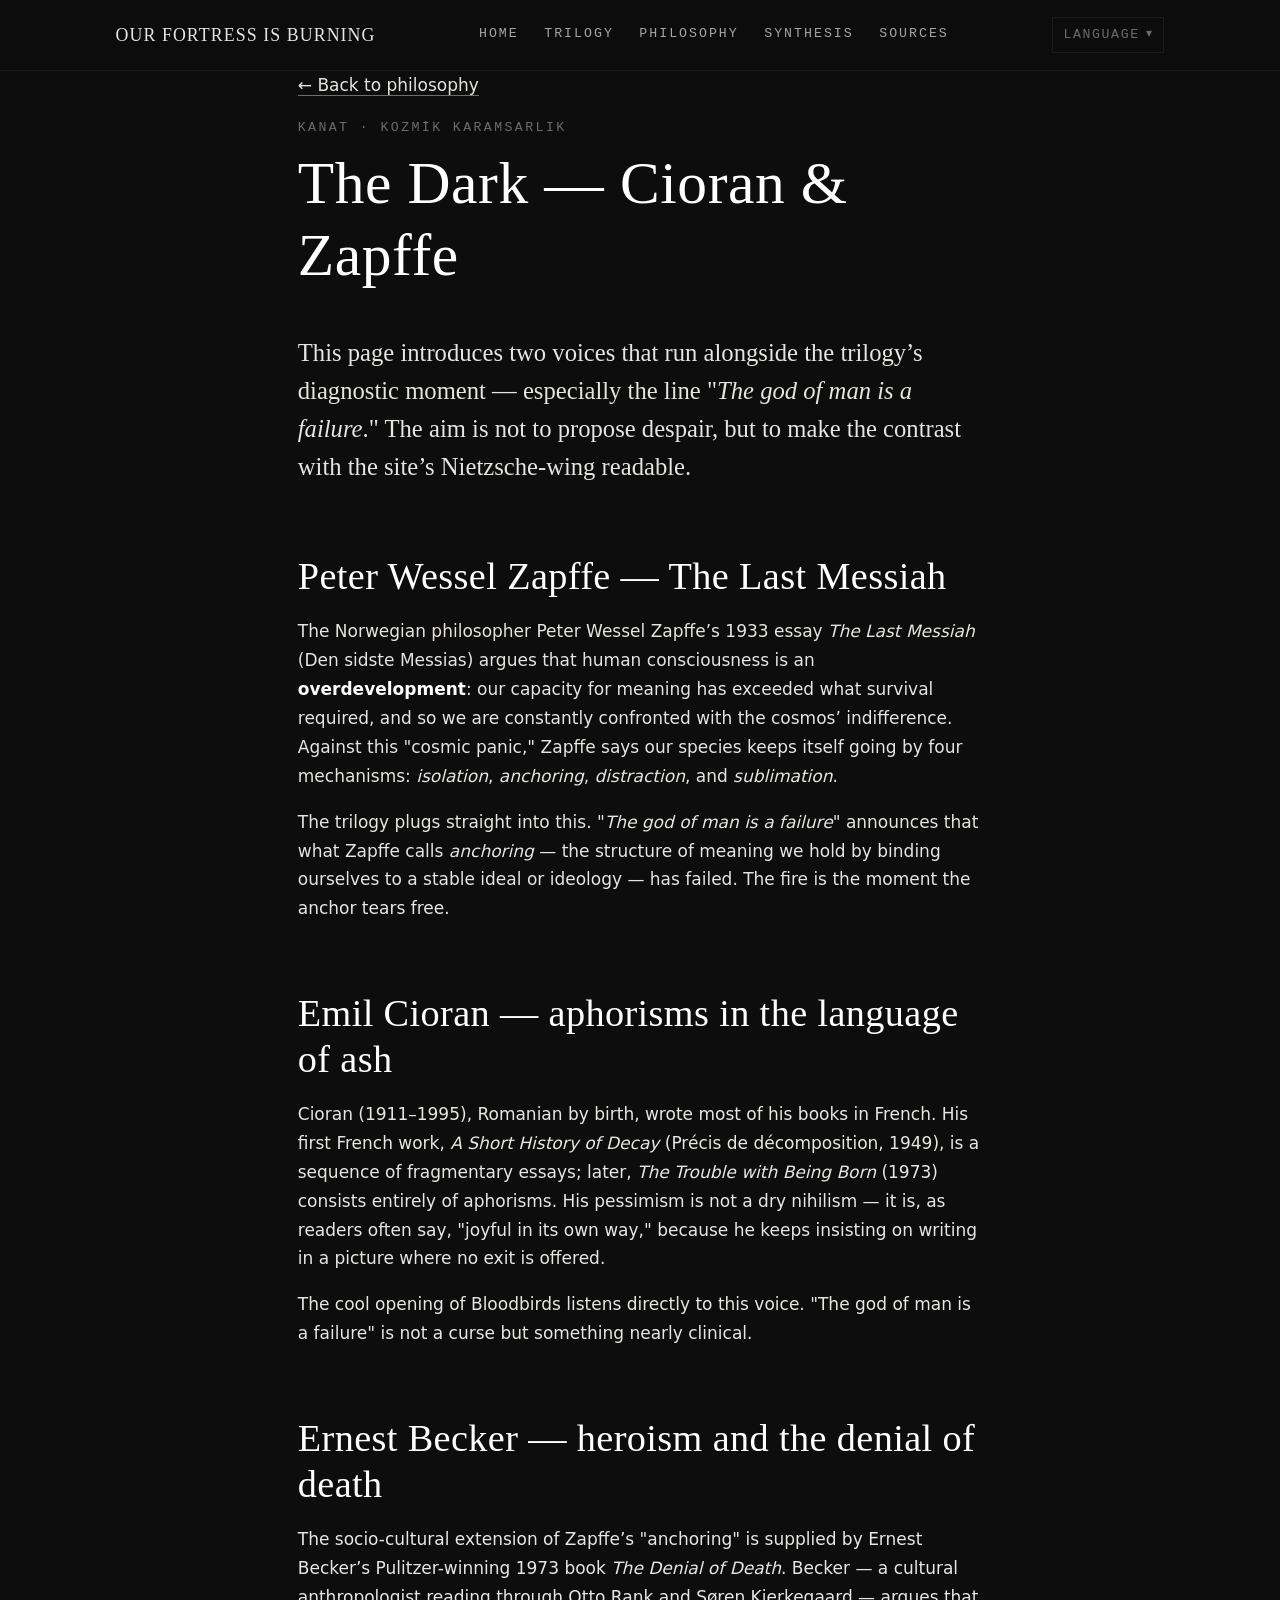
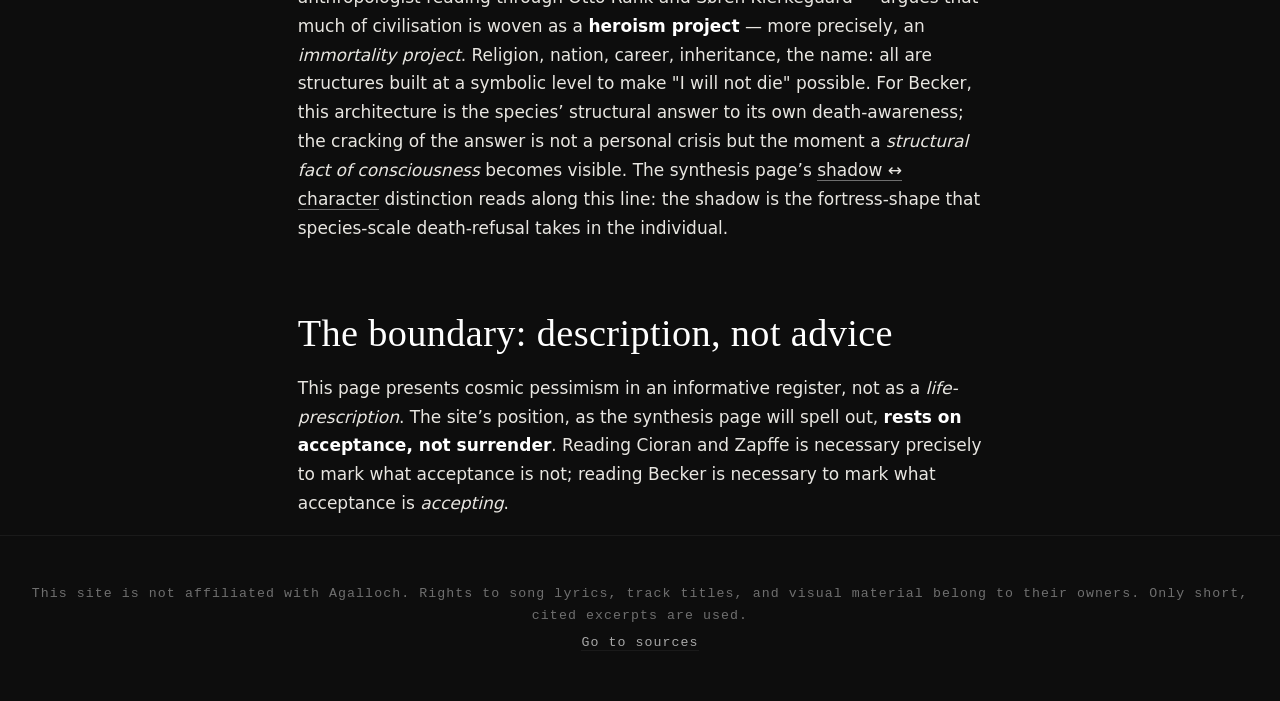
<file: felsefe-karanlik.html>
<!doctype html>
<html lang="tr">
<head>
  <meta charset="utf-8" />
  <meta name="viewport" content="width=device-width, initial-scale=1" />
  <meta name="color-scheme" content="dark" />
  <meta http-equiv="Content-Security-Policy" content="default-src 'self'; script-src 'self'; style-src 'self' 'unsafe-inline'; img-src 'self' data:; font-src 'self'; connect-src 'self'; frame-src https://open.spotify.com https://*.bandcamp.com; object-src 'none'; base-uri 'self'; form-action 'self'" />
  <meta name="referrer" content="strict-origin-when-cross-origin" />
  <meta name="description" content="Cioran ve Zapffe — kozmik karamsarlığın iki sesi; 'The god of man is a failure' dizesiyle paralel bir okuma." />
  <title>Karanlık: Cioran &amp; Zapffe — Felsefe</title>
  <link rel="icon" type="image/svg+xml" href="assets/favicon.svg" />
  <link rel="stylesheet" href="assets/css/tokens.css" />
  <link rel="stylesheet" href="assets/css/main.css" />
</head>
<body>
  <header class="site-header">
    <nav class="nav" aria-label="Main">
      <a class="brand" href="index.html">Our Fortress Is Burning</a>
      <ul class="nav-links">
        <li><a href="index.html"    data-i18n="nav.home">Giriş</a></li>
        <li><a href="uclem.html"    data-i18n="nav.trilogy">Üçleme</a></li>
        <li><a href="felsefe.html"  data-i18n="nav.philosophy">Felsefe</a></li>
        <li><a href="sentez.html"   data-i18n="nav.synthesis">Sentez</a></li>
        <li><a href="kaynakca.html" data-i18n="nav.sources">Kaynakça</a></li>
      </ul>
      <div class="lang-switch">
        <button type="button" class="lang-toggle" aria-haspopup="true" aria-expanded="false" data-i18n="nav.lang.label">Dil</button>
        <ul class="lang-menu" role="menu" hidden>
          <li role="none"><button type="button" role="menuitemradio" aria-checked="false" data-lang="tr" lang="tr">Türkçe</button></li>
          <li role="none"><button type="button" role="menuitemradio" aria-checked="false" data-lang="en" lang="en">English</button></li>
          <li role="none"><button type="button" role="menuitemradio" aria-checked="false" data-lang="de" lang="de">Deutsch</button></li>
          <li role="none"><button type="button" role="menuitemradio" aria-checked="false" data-lang="fr" lang="fr">Français</button></li>
          <li role="none"><button type="button" role="menuitemradio" aria-checked="false" data-lang="es" lang="es">Español</button></li>
          <li role="none"><button type="button" role="menuitemradio" aria-checked="false" data-lang="ru" lang="ru">Русский</button></li>
          <li role="none"><button type="button" role="menuitemradio" aria-checked="false" data-lang="ja" lang="ja">日本語</button></li>
        </ul>
      </div>
    </nav>
  </header>

  <main class="container">
    <article class="page">
      <header>
        <p><a href="felsefe.html" data-i18n="crumb.back.phil">← Felsefe ana sayfasına dön</a></p>
        <p class="eyebrow">KANAT · KOZMİK KARAMSARLIK</p>
        <h1 lang="tr" data-lang="tr">Karanlık — Cioran &amp; Zapffe</h1>
        <h1 lang="en" data-lang="en" hidden>The Dark — Cioran &amp; Zapffe</h1>
        <h1 lang="de" data-lang="de" hidden>Das Dunkle — Cioran &amp; Zapffe</h1>
        <h1 lang="fr" data-lang="fr" hidden>Les ténèbres — Cioran &amp; Zapffe</h1>
        <h1 lang="es" data-lang="es" hidden>Lo oscuro — Cioran &amp; Zapffe</h1>
        <h1 lang="ru" data-lang="ru" hidden>Тьма — Чоран &amp; Цапффе</h1>
        <h1 lang="ja" data-lang="ja" hidden>暗——シオラン &amp; ツァップフェ</h1>
      </header>

      <section lang="tr" data-lang="tr">
        <p class="lead">
          Bu sayfa, üçlemenin teşhis kısmıyla — özellikle "<em>The god of man is a
          failure</em>" dizesiyle — paralel iki sesi tanıtır. Amaç umutsuzluk
          önermek değil, sitenin Nietzsche kanadıyla doğru karşıt-okumayı
          mümkün kılmak.
        </p>

        <h2>Peter Wessel Zapffe — Son Mesih</h2>
        <p>
          Norveçli filozof Peter Wessel Zapffe’nin 1933 tarihli denemesi
          <em>Son Mesih</em> (Den sidste Messias), insan bilincinin bir
          <strong>aşırı gelişme</strong> olduğunu söyler: kapasitemiz hayatta
          kalmamız için gereken anlamlandırma kapasitesini fazlaca aşmıştır;
          bu yüzden evrenin kayıtsızlığını sürekli görür, sürekli içerleriz.
          Zapffe’ye göre bu "kozmik panik" karşısında türümüz dört mekanizmayla
          ayakta kalır: <em>yalıtım</em>, <em>çapa</em>, <em>oyalama</em>,
          <em>yüceltim</em>.
        </p>
        <p>
          Üçleme bu çerçeveye doğrudan bağlanır. "<em>The god of man is a
          failure</em>" mısrası, Zapffe’nin <em>çapa</em> dediği şeyin — istikrarlı
          bir ideale veya ideolojiye bağlanarak korunan anlam yapısının — yetersiz
          kaldığının ilanıdır. Yangın o çapanın koptuğu andır.
        </p>

        <h2>Emil Cioran — kül dilinden aforizmalar</h2>
        <p>
          Romen kökenli Cioran (1911–1995), pek çok kitabını Fransızca yazdı.
          İlk Fransızca eseri <em>A Short History of Decay</em> (Précis de
          décomposition, 1949) bir parçalanmış denemeler dizisidir; sonradan
          <em>The Trouble with Being Born</em> (1973) tamamen aforizmalardan
          oluşur. Cioran’ın karamsarlığı kuru bir nihilizm değildir; "kendi
          tarzında neşelidir" denir — çünkü hiçbir kaçışın olmadığı bir tabloya
          rağmen yazma ısrarını sürdürür.
        </p>
        <p>
          Bloodbirds’ün soğukkanlı açılışı doğrudan bu sese kulak verir.
          "İnsanın tanrısı başarısızdır" cümlesi bir lanet değil, neredeyse
          klinik bir gözlemdir.
        </p>

        <h2>Ernest Becker — kahramanlık ve ölümün reddi</h2>
        <p>
          Zapffe’nin "çapa"sının sosyo-kültürel uzantısını Ernest Becker’ın
          1973 tarihli Pulitzer ödüllü <em>The Denial of Death</em> kitabı
          verir. Becker (Otto Rank ve Søren Kierkegaard üzerinden çalışan
          kültürel bir antropolog), uygarlığın büyük bir kısmının bir
          <strong>kahramanlık projesi</strong> olarak — daha doğrusu bir
          <em>ölümsüzlük projesi</em> olarak — örüldüğünü ileri sürer. Din,
          ulus, kariyer, miras, isim: hepsi sembolik düzeyde
          "ölmeyeceğim"i mümkün kılmak için kurulan yapılardır. Becker’a
          göre bu mimari, türün canlı olarak ölüm-bilincine verdiği yapısal
          cevaptır; ve cevabın çatlaması, bir kişisel kriz değil bir
          <em>bilinç gerçeğinin</em> görünür olmasıdır. Sentez sayfasının
          <a href="sentez.html">gölge ↔ karakter</a> ayrımı bu çizgide
          okunur: gölge, türsel-ölçekli ölüm-reddinin bireyde aldığı kale
          biçimidir.
        </p>

        <h2>Sınır: betimleme, öneri değil</h2>
        <p>
          Bu sayfa kozmik karamsarlığı bilgilendirici olarak sunar; bir
          <em>yaşama önerisi</em> olarak değil. Site sahibinin ve sitenin
          duruşu, sentez sayfasında özellikle vurgulanacağı üzere,
          <strong>kabule yaslanır, teslimiyete değil</strong>. Cioran ve Zapffe’nin
          okunması, kabulün ne olmadığını ayırt etmek için gereklidir;
          Becker’ın okunması ise kabulün neyi <em>kabul ettiğini</em>
          görmek için gerekir.
        </p>

      </section>

      <section lang="en" data-lang="en" hidden>
        <p class="lead">
          This page introduces two voices that run alongside the trilogy’s
          diagnostic moment — especially the line "<em>The god of man is a
          failure</em>." The aim is not to propose despair, but to make the
          contrast with the site’s Nietzsche-wing readable.
        </p>

        <h2>Peter Wessel Zapffe — The Last Messiah</h2>
        <p>
          The Norwegian philosopher Peter Wessel Zapffe’s 1933 essay
          <em>The Last Messiah</em> (Den sidste Messias) argues that human
          consciousness is an <strong>overdevelopment</strong>: our capacity for
          meaning has exceeded what survival required, and so we are constantly
          confronted with the cosmos’ indifference. Against this "cosmic panic,"
          Zapffe says our species keeps itself going by four mechanisms:
          <em>isolation</em>, <em>anchoring</em>, <em>distraction</em>, and
          <em>sublimation</em>.
        </p>
        <p>
          The trilogy plugs straight into this. "<em>The god of man is a
          failure</em>" announces that what Zapffe calls <em>anchoring</em> —
          the structure of meaning we hold by binding ourselves to a stable
          ideal or ideology — has failed. The fire is the moment the anchor
          tears free.
        </p>

        <h2>Emil Cioran — aphorisms in the language of ash</h2>
        <p>
          Cioran (1911–1995), Romanian by birth, wrote most of his books in
          French. His first French work, <em>A Short History of Decay</em>
          (Précis de décomposition, 1949), is a sequence of fragmentary essays;
          later, <em>The Trouble with Being Born</em> (1973) consists entirely
          of aphorisms. His pessimism is not a dry nihilism — it is, as readers
          often say, "joyful in its own way," because he keeps insisting on
          writing in a picture where no exit is offered.
        </p>
        <p>
          The cool opening of Bloodbirds listens directly to this voice. "The
          god of man is a failure" is not a curse but something nearly clinical.
        </p>

        <h2>Ernest Becker — heroism and the denial of death</h2>
        <p>
          The socio-cultural extension of Zapffe’s "anchoring" is supplied by
          Ernest Becker’s Pulitzer-winning 1973 book <em>The Denial of Death</em>.
          Becker — a cultural anthropologist reading through Otto Rank and
          Søren Kierkegaard — argues that much of civilisation is woven as a
          <strong>heroism project</strong> — more precisely, an
          <em>immortality project</em>. Religion, nation, career, inheritance,
          the name: all are structures built at a symbolic level to make
          "I will not die" possible. For Becker, this architecture is the
          species’ structural answer to its own death-awareness; the
          cracking of the answer is not a personal crisis but the moment a
          <em>structural fact of consciousness</em> becomes visible. The
          synthesis page’s
          <a href="sentez.html">shadow ↔ character</a> distinction reads
          along this line: the shadow is the fortress-shape that species-scale
          death-refusal takes in the individual.
        </p>

        <h2>The boundary: description, not advice</h2>
        <p>
          This page presents cosmic pessimism in an informative register, not as
          a <em>life-prescription</em>. The site’s position, as the synthesis
          page will spell out, <strong>rests on acceptance, not surrender</strong>.
          Reading Cioran and Zapffe is necessary precisely to mark what
          acceptance is not; reading Becker is necessary to mark what
          acceptance is <em>accepting</em>.
        </p>

      </section>

      <section lang="de" data-lang="de" hidden>
        <p class="lead">
          Diese Seite stellt zwei Stimmen vor, die neben dem diagnostischen Augenblick
          der Trilogie verlaufen — besonders der Zeile
          „<em>The god of man is a failure</em>“. Das Ziel ist nicht, Verzweiflung
          vorzuschlagen, sondern den Kontrast zum Nietzsche-Flügel der Seite lesbar zu
          machen.
        </p>

        <h2>Peter Wessel Zapffe — Der letzte Messias</h2>
        <p>
          Der Essay <em>Der letzte Messias</em> (Den sidste Messias, 1933) des
          norwegischen Philosophen Peter Wessel Zapffe behauptet, dass das menschliche
          Bewusstsein eine <strong>Überentwicklung</strong> sei: Unsere Fähigkeit zur
          Sinnstiftung hat das, was das Überleben verlangte, überschritten, und so sind
          wir beständig mit der Gleichgültigkeit des Kosmos konfrontiert. Gegen diese
          „kosmische Panik“ hält sich unsere Art, so Zapffe, durch vier Mechanismen
          aufrecht: <em>Isolation</em>, <em>Verankerung</em>, <em>Ablenkung</em> und
          <em>Sublimierung</em>.
        </p>
        <p>
          Die Trilogie schließt sich daran unmittelbar an.
          „<em>The god of man is a failure</em>“ verkündet, dass das, was Zapffe
          <em>Verankerung</em> nennt — die Sinnstruktur, die wir halten, indem wir uns
          an ein stabiles Ideal oder eine Ideologie binden —, versagt hat. Das Feuer ist
          der Augenblick, in dem sich der Anker losreißt.
        </p>

        <h2>Emil Cioran — Aphorismen in der Sprache der Asche</h2>
        <p>
          Cioran (1911–1995), gebürtiger Rumäne, schrieb die meisten seiner Bücher auf
          Französisch. Sein erstes französisches Werk, <em>A Short History of Decay</em>
          (Précis de décomposition, 1949), ist eine Folge fragmentarischer Essays;
          später besteht <em>The Trouble with Being Born</em> (1973) ganz aus
          Aphorismen. Sein Pessimismus ist kein trockener Nihilismus — er ist, wie Leser
          oft sagen, „auf seine Weise heiter“, weil er auf dem Schreiben besteht in einem
          Bild, in dem kein Ausweg geboten wird.
        </p>
        <p>
          Die kühle Eröffnung von Bloodbirds lauscht unmittelbar dieser Stimme.
          „The god of man is a failure“ ist kein Fluch, sondern etwas beinahe Klinisches.
        </p>

        <h2>Ernest Becker — Heldentum und die Leugnung des Todes</h2>
        <p>
          Die sozio-kulturelle Erweiterung von Zapffes „Verankerung“ liefert Ernest
          Beckers preisgekröntes Buch <em>The Denial of Death</em> (Pulitzer-Preis 1973).
          Becker — ein Kulturanthropologe, der durch Otto Rank und Søren Kierkegaard
          liest — argumentiert, dass ein Großteil der Zivilisation als
          <strong>Heldentumsprojekt</strong> gewoben ist — genauer gesagt, als
          <em>Unsterblichkeitsprojekt</em>. Religion, Nation, Karriere, Erbe, der Name:
          alles sind Strukturen, die auf symbolischer Ebene errichtet werden, um „Ich
          werde nicht sterben“ möglich zu machen. Für Becker ist diese Architektur die
          strukturelle Antwort der Art auf ihr eigenes Todesbewusstsein; das Zerbrechen
          der Antwort ist keine persönliche Krise, sondern der Augenblick, in dem eine
          <em>strukturelle Tatsache des Bewusstseins</em> sichtbar wird. Die
          Unterscheidung <a href="sentez.html">Schatten ↔ Charakter</a> der
          Synthese-Seite liest sich entlang dieser Linie: Der Schatten ist die
          Festungsgestalt, die die Todesverweigerung im artweiten Maßstab im Einzelnen
          annimmt.
        </p>

        <h2>Die Grenze: Beschreibung, kein Rat</h2>
        <p>
          Diese Seite stellt den kosmischen Pessimismus in einem informativen Register
          dar, nicht als <em>Lebensvorschrift</em>. Die Position der Seite ruht, wie die
          Synthese-Seite darlegen wird, <strong>auf Annahme, nicht auf Ergebung</strong>.
          Cioran und Zapffe zu lesen ist gerade nötig, um zu markieren, was Annahme nicht
          ist; Becker zu lesen ist nötig, um zu markieren, was die Annahme
          <em>annimmt</em>.
        </p>

      </section>

      <section lang="fr" data-lang="fr" hidden>
        <p class="lead">
          Cette page présente deux voix qui longent le moment diagnostique de la
          trilogie — en particulier le vers « <em>The god of man is a failure</em> ». Le
          but n’est pas de proposer le désespoir, mais de rendre lisible le contraste
          avec le versant Nietzsche du site.
        </p>

        <h2>Peter Wessel Zapffe — Le dernier Messie</h2>
        <p>
          L’essai <em>Le dernier Messie</em> (Den sidste Messias, 1933) du philosophe
          norvégien Peter Wessel Zapffe soutient que la conscience humaine est une
          <strong>surévolution</strong> : notre capacité de sens a dépassé ce qu’exigeait
          la survie, et nous sommes donc constamment confrontés à l’indifférence du
          cosmos. Contre cette « panique cosmique », notre espèce se maintient, selon
          Zapffe, par quatre mécanismes : l’<em>isolement</em>, l’<em>ancrage</em>, la
          <em>distraction</em> et la <em>sublimation</em>.
        </p>
        <p>
          La trilogie s’y branche directement. « <em>The god of man is a failure</em> »
          annonce que ce que Zapffe appelle l’<em>ancrage</em> — la structure de sens que
          nous tenons en nous liant à un idéal ou à une idéologie stable — a échoué. Le
          feu est l’instant où l’ancre se détache.
        </p>

        <h2>Emil Cioran — des aphorismes dans la langue de la cendre</h2>
        <p>
          Cioran (1911–1995), roumain de naissance, a écrit la plupart de ses livres en
          français. Son premier ouvrage français, <em>Précis de décomposition</em>
          (1949), est une suite d’essais fragmentaires ; plus tard, <em>De l’inconvénient
          d’être né</em> (1973) ne se compose que d’aphorismes. Son pessimisme n’est pas
          un nihilisme sec — il est, comme le disent souvent ses lecteurs, « joyeux à sa
          manière », car il s’obstine à écrire dans un tableau où aucune issue n’est
          offerte.
        </p>
        <p>
          L’ouverture froide de Bloodbirds prête directement l’oreille à cette voix.
          « The god of man is a failure » n’est pas une malédiction, mais quelque chose
          de presque clinique.
        </p>

        <h2>Ernest Becker — l’héroïsme et le déni de la mort</h2>
        <p>
          Le prolongement socio-culturel de l’« ancrage » de Zapffe est fourni par le
          livre d’Ernest Becker, <em>Le déni de la mort</em> (prix Pulitzer 1973). Becker
          — un anthropologue culturel lisant à travers Otto Rank et Søren Kierkegaard —
          soutient qu’une grande part de la civilisation se tisse comme un <strong>projet
          d’héroïsme</strong> — plus précisément, un <em>projet d’immortalité</em>.
          Religion, nation, carrière, héritage, le nom : autant de structures bâties au
          niveau symbolique pour rendre possible le « je ne mourrai pas ». Pour Becker,
          cette architecture est la réponse structurelle de l’espèce à sa propre
          conscience de la mort ; la fissure de la réponse n’est pas une crise
          personnelle, mais l’instant où un <em>fait structurel de la conscience</em>
          devient visible. La distinction <a href="sentez.html">ombre ↔ caractère</a> de
          la page de synthèse se lit dans cette ligne : l’ombre est la forme-forteresse
          que prend, chez l’individu, le refus de la mort à l’échelle de l’espèce.
        </p>

        <h2>La limite : description, non conseil</h2>
        <p>
          Cette page présente le pessimisme cosmique dans un registre informatif, non
          comme une <em>prescription de vie</em>. La position du site repose, comme la
          page de synthèse l’exposera, <strong>sur l’acceptation, non sur la
          résignation</strong>. Lire Cioran et Zapffe est nécessaire précisément pour
          marquer ce que l’acceptation n’est pas ; lire Becker est nécessaire pour
          marquer ce que l’acceptation <em>accepte</em>.
        </p>

      </section>

      <section lang="es" data-lang="es" hidden>
        <p class="lead">
          Esta página presenta dos voces que corren junto al momento diagnóstico de la
          trilogía — en especial el verso «<em>The god of man is a failure</em>». El
          objetivo no es proponer la desesperación, sino hacer legible el contraste con el
          ala Nietzsche del sitio.
        </p>

        <h2>Peter Wessel Zapffe — El último Mesías</h2>
        <p>
          El ensayo <em>El último Mesías</em> (Den sidste Messias, 1933) del filósofo
          noruego Peter Wessel Zapffe sostiene que la conciencia humana es un
          <strong>sobredesarrollo</strong>: nuestra capacidad de sentido ha excedido lo
          que la supervivencia exigía, y por eso nos vemos constantemente confrontados
          con la indiferencia del cosmos. Frente a este «pánico cósmico», nuestra especie
          se mantiene, según Zapffe, mediante cuatro mecanismos: el <em>aislamiento</em>,
          el <em>anclaje</em>, la <em>distracción</em> y la <em>sublimación</em>.
        </p>
        <p>
          La trilogía se enchufa directamente a esto. «<em>The god of man is a
          failure</em>» anuncia que lo que Zapffe llama <em>anclaje</em> — la estructura
          de sentido que sostenemos atándonos a un ideal o una ideología estable — ha
          fracasado. El fuego es el instante en que el ancla se suelta.
        </p>

        <h2>Emil Cioran — aforismos en la lengua de la ceniza</h2>
        <p>
          Cioran (1911–1995), rumano de nacimiento, escribió la mayoría de sus libros en
          francés. Su primera obra francesa, <em>Breviario de podredumbre</em> (Précis de
          décomposition, 1949), es una sucesión de ensayos fragmentarios; más tarde,
          <em>Del inconveniente de haber nacido</em> (1973) se compone enteramente de
          aforismos. Su pesimismo no es un nihilismo seco — es, como suelen decir sus
          lectores, «alegre a su manera», porque insiste en escribir en un cuadro donde no
          se ofrece salida alguna.
        </p>
        <p>
          La fría apertura de Bloodbirds presta oído directamente a esta voz. «The god of
          man is a failure» no es una maldición, sino algo casi clínico.
        </p>

        <h2>Ernest Becker — el heroísmo y la negación de la muerte</h2>
        <p>
          La prolongación socio-cultural del «anclaje» de Zapffe la aporta el libro de
          Ernest Becker, <em>La negación de la muerte</em> (Pulitzer de 1973). Becker —
          un antropólogo cultural que lee a través de Otto Rank y Søren Kierkegaard —
          sostiene que gran parte de la civilización se teje como un <strong>proyecto de
          heroísmo</strong> — más precisamente, un <em>proyecto de inmortalidad</em>.
          Religión, nación, carrera, herencia, el nombre: todas son estructuras
          construidas en un nivel simbólico para hacer posible el «no moriré». Para
          Becker, esta arquitectura es la respuesta estructural de la especie a su propia
          conciencia de la muerte; el resquebrajarse de la respuesta no es una crisis
          personal, sino el instante en que un <em>hecho estructural de la conciencia</em>
          se hace visible. La distinción <a href="sentez.html">sombra ↔ carácter</a> de la
          página de síntesis se lee en esta línea: la sombra es la forma-fortaleza que el
          rechazo de la muerte a escala de la especie toma en el individuo.
        </p>

        <h2>El límite: descripción, no consejo</h2>
        <p>
          Esta página presenta el pesimismo cósmico en un registro informativo, no como
          una <em>prescripción de vida</em>. La posición del sitio, como expondrá la
          página de síntesis, <strong>se apoya en la aceptación, no en la
          rendición</strong>. Leer a Cioran y a Zapffe es necesario precisamente para
          marcar lo que la aceptación no es; leer a Becker es necesario para marcar lo que
          la aceptación <em>acepta</em>.
        </p>

      </section>

      <section lang="ru" data-lang="ru" hidden>
        <p class="lead">
          Эта страница вводит два голоса, идущих рядом с диагностическим моментом
          трилогии — особенно со строкой «<em>The god of man is a failure</em>». Цель —
          не предложить отчаяние, а сделать читаемым контраст с ницшевским крылом сайта.
        </p>

        <h2>Петер Вессель Цапффе — Последний Мессия</h2>
        <p>
          Эссе <em>Последний Мессия</em> (Den sidste Messias, 1933) норвежского философа
          Петера Весселя Цапффе утверждает, что человеческое сознание есть
          <strong>сверхразвитие</strong>: наша способность к смыслу превзошла то, что
          требовалось для выживания, и потому мы постоянно сталкиваемся с безразличием
          космоса. Против этой «космической паники» наш вид, по Цапффе, держится четырьмя
          механизмами: <em>изоляцией</em>, <em>якорением</em>, <em>отвлечением</em> и
          <em>сублимацией</em>.
        </p>
        <p>
          Трилогия подключается к этому напрямую. «<em>The god of man is a failure</em>»
          возвещает, что то, что Цапффе называет <em>якорением</em> — структура смысла,
          которую мы удерживаем, привязывая себя к устойчивому идеалу или идеологии, —
          потерпела крах. Огонь — это миг, когда якорь срывается.
        </p>

        <h2>Эмиль Чоран — афоризмы на языке пепла</h2>
        <p>
          Чоран (1911–1995), румын по рождению, бо́льшую часть своих книг написал
          по-французски. Его первое французское сочинение, <em>A Short History of
          Decay</em> (Précis de décomposition, 1949), — череда фрагментарных эссе;
          позднее <em>The Trouble with Being Born</em> (1973) состоит целиком из
          афоризмов. Его пессимизм — не сухой нигилизм; он, как часто говорят читатели,
          «по-своему радостен», ведь он упорствует в письме внутри картины, где не
          предложен никакой выход.
        </p>
        <p>
          Холодное открытие Bloodbirds прислушивается прямо к этому голосу. «The god of
          man is a failure» — не проклятие, а нечто почти клиническое.
        </p>

        <h2>Эрнест Беккер — героизм и отрицание смерти</h2>
        <p>
          Социокультурное продолжение «якорения» Цапффе даёт удостоенная Пулицеровской
          премии книга Эрнеста Беккера <em>The Denial of Death</em> (1973). Беккер —
          культурный антрополог, читающий через Отто Ранка и Сёрена Кьеркегора, —
          утверждает, что бо́льшая часть цивилизации соткана как <strong>проект
          героизма</strong> — точнее, как <em>проект бессмертия</em>. Религия, нация,
          карьера, наследство, имя — всё это структуры, возводимые на символическом
          уровне, чтобы сделать возможным «я не умру». Для Беккера эта архитектура —
          структурный ответ вида на собственное сознание смерти; растрескивание ответа —
          не личный кризис, а миг, когда <em>структурный факт сознания</em> становится
          зримым. Различение <a href="sentez.html">тень ↔ характер</a> страницы синтеза
          читается по этой линии: тень — это крепостная форма, которую отрицание смерти в
          масштабе вида принимает в отдельном человеке.
        </p>

        <h2>Граница: описание, а не совет</h2>
        <p>
          Эта страница представляет космический пессимизм в осведомительном регистре, а
          не как <em>предписание для жизни</em>. Позиция сайта, как разъяснит страница
          синтеза, <strong>опирается на принятие, а не на сдачу</strong>. Читать Чорана и
          Цапффе нужно именно для того, чтобы обозначить, чем принятие не является; читать
          Беккера нужно, чтобы обозначить, что́ принятие <em>принимает</em>.
        </p>

      </section>

      <section lang="ja" data-lang="ja" hidden>
        <p class="lead">
          本ページは、三部作の診断の瞬間——とりわけ「<em>The god of man is a failure</em>」の
          一行——に寄り添って走る二つの声を紹介する。狙いは絶望を勧めることではなく、本サイトの
          ニーチェの翼との対比を読めるようにすることだ。
        </p>

        <h2>ペーター・ヴェッセル・ツァップフェ——最後のメシア</h2>
        <p>
          ノルウェーの哲学者ペーター・ヴェッセル・ツァップフェの1933年のエッセイ
          <em>最後のメシア</em>（Den sidste Messias）は、人間の意識を<strong>過剰発達</strong>
          だと論じる——私たちの意味づけの能力は、生存に必要とされた以上に肥大し、それゆえ私たちは
          絶えず宇宙の無関心に直面する。この「宇宙的パニック」に対して、私たちの種は四つの機構で
          持ちこたえる、とツァップフェは言う——<em>隔離</em>、<em>係留</em>、<em>気晴らし</em>、
          そして<em>昇華</em>。
        </p>
        <p>
          三部作はこれに直接つながる。「<em>The god of man is a failure</em>」は、ツァップフェが
          <em>係留</em>と呼ぶもの——安定した理想やイデオロギーに身を結びつけて保たれる意味の構造
          ——が破綻したことを告げる。火とは、その錨が引きちぎれる瞬間だ。
        </p>

        <h2>エミール・シオラン——灰の言葉による箴言</h2>
        <p>
          ルーマニア生まれのシオラン（1911–1995）は、著書の多くをフランス語で書いた。最初の
          フランス語作 <em>崩壊概論</em>（Précis de décomposition, 1949）は断片的なエッセイの
          連なりであり、のちの <em>生まれてきたことの不都合</em>（1973）は全篇が箴言からなる。
          彼の悲観は乾いたニヒリズムではない——読者がしばしば言うように「彼なりの仕方で快活」だ。
          出口の与えられない図のなかで、なお書くことに固執しつづけるからである。
        </p>
        <p>
          Bloodbirds の冷ややかな冒頭は、まさにこの声に耳を傾ける。「The god of man is a
          failure」は呪詛ではなく、ほとんど臨床的な何かである。
        </p>

        <h2>アーネスト・ベッカー——英雄主義と死の否認</h2>
        <p>
          ツァップフェの「係留」の社会文化的な延長を与えるのが、アーネスト・ベッカーの
          ピューリッツァー賞受賞作 <em>死の否認</em>（1973年）だ。ベッカー——オットー・ランクと
          セーレン・キェルケゴールを通して読む文化人類学者——は、文明の大部分が<strong>英雄
          プロジェクト</strong>として、より正確には<em>不死プロジェクト</em>として織られていると
          論じる。宗教、国家、経歴、遺産、名——いずれも「私は死なない」を象徴のレベルで可能にする
          ために築かれた構造だ。ベッカーにとって、この建築は、おのれの死の意識に対する種の構造的な
          応答であり、その応答が裂けることは、個人的な危機ではなく、<em>意識の構造的な事実</em>が
          見えてくる瞬間である。統合のページの <a href="sentez.html">影 ↔ 性格</a> の区別は、
          この線で読まれる——影とは、種の規模の死の拒否が個人において取る城砦の形なのだ。
        </p>

        <h2>境界——記述であって、助言ではない</h2>
        <p>
          本ページは宇宙的悲観を、<em>生の処方</em>としてではなく、情報として提示する。本サイトの
          立場は、統合のページで述べられるとおり、<strong>受容に拠るのであって、屈服にではない</strong>。
          シオランとツァップフェを読むことは、受容が何で<em>ない</em>かを画するためにこそ必要で
          あり、ベッカーを読むことは、受容が何を<em>受け入れている</em>のかを画するために必要なのだ。
        </p>

      </section>
    </article>
  </main>

  <footer class="site-footer">
    <p data-i18n="footer.note">Bu site Agalloch ile bağlı resmî bir kaynak değildir.</p>
    <p><a href="kaynakca.html" data-i18n="footer.sources">Kaynakçaya git</a></p>
  </footer>

  <script src="assets/js/chrome.js"></script>
  <script src="assets/js/i18n.js"></script>
  <script src="assets/js/glossary.js"></script>
  <script src="assets/js/music-facade.js"></script>
  <script src="assets/js/grain.js"></script>
</body>
</html>
</file>
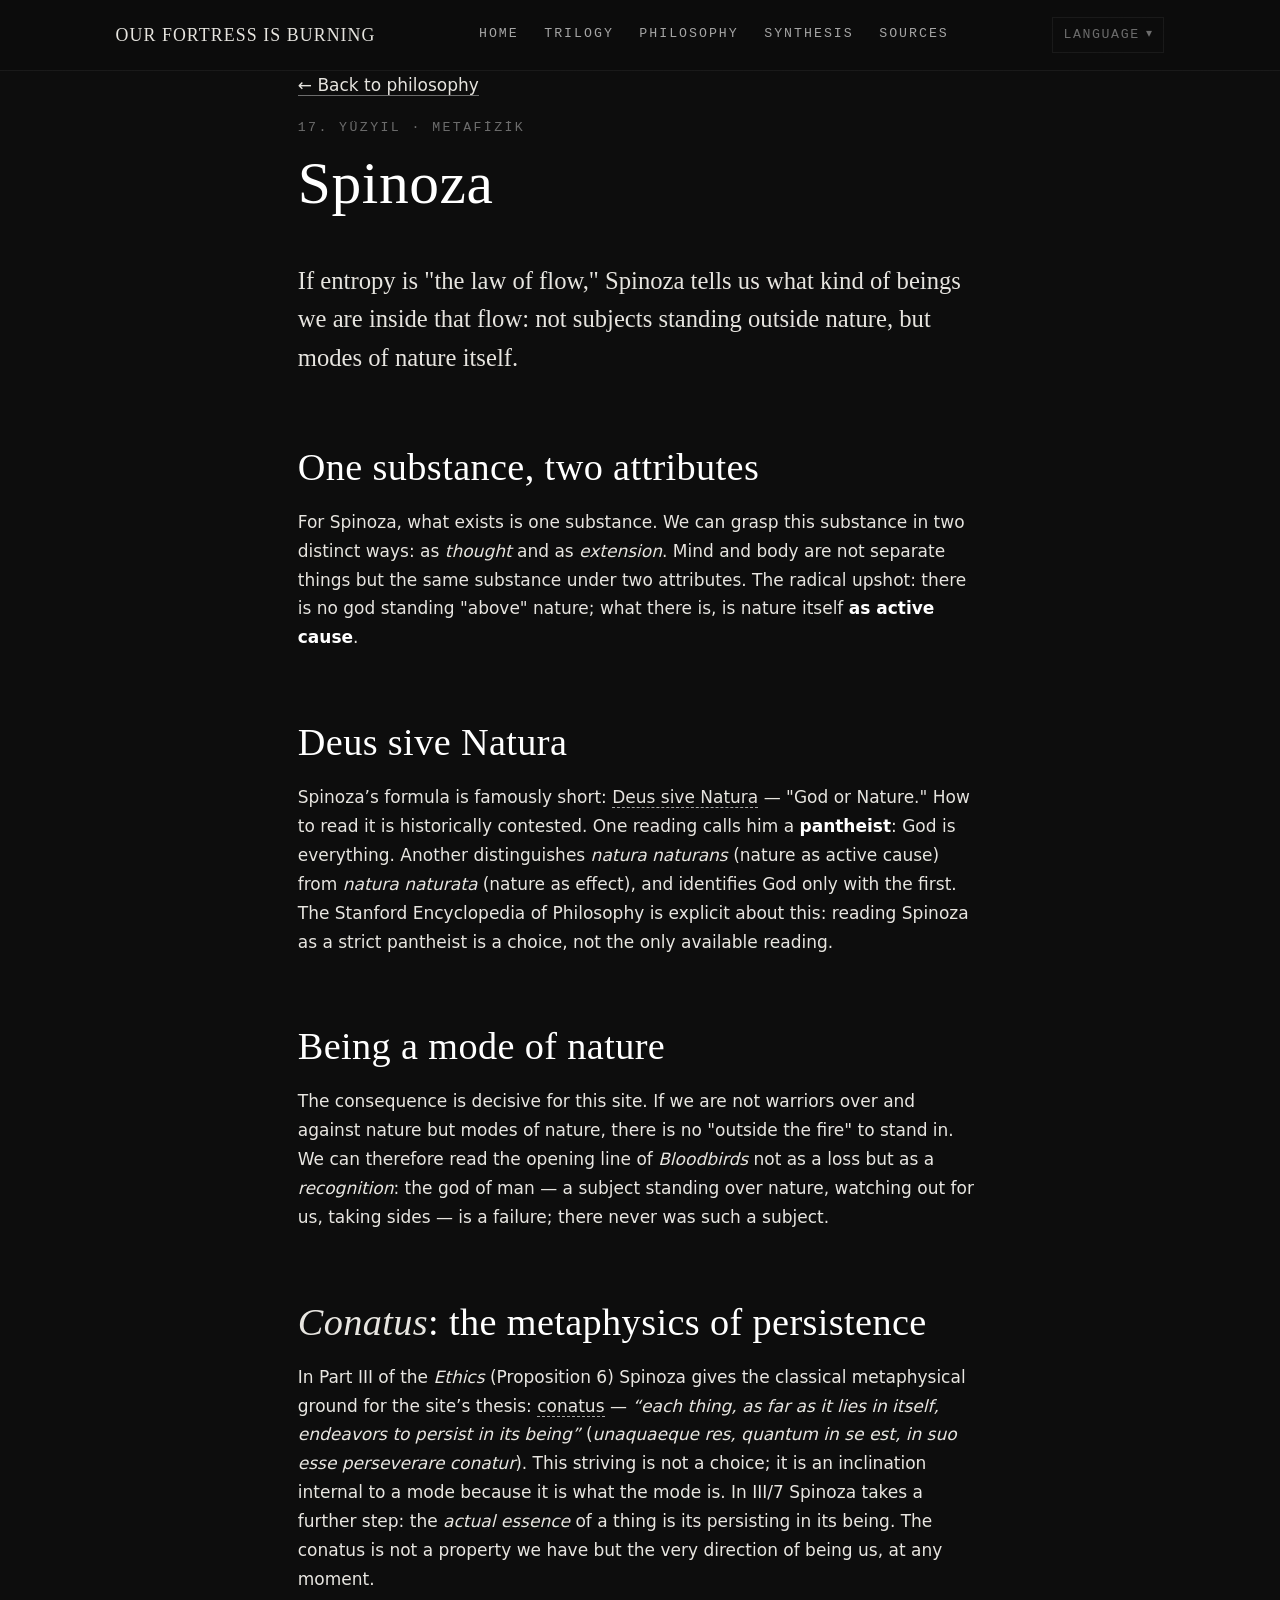
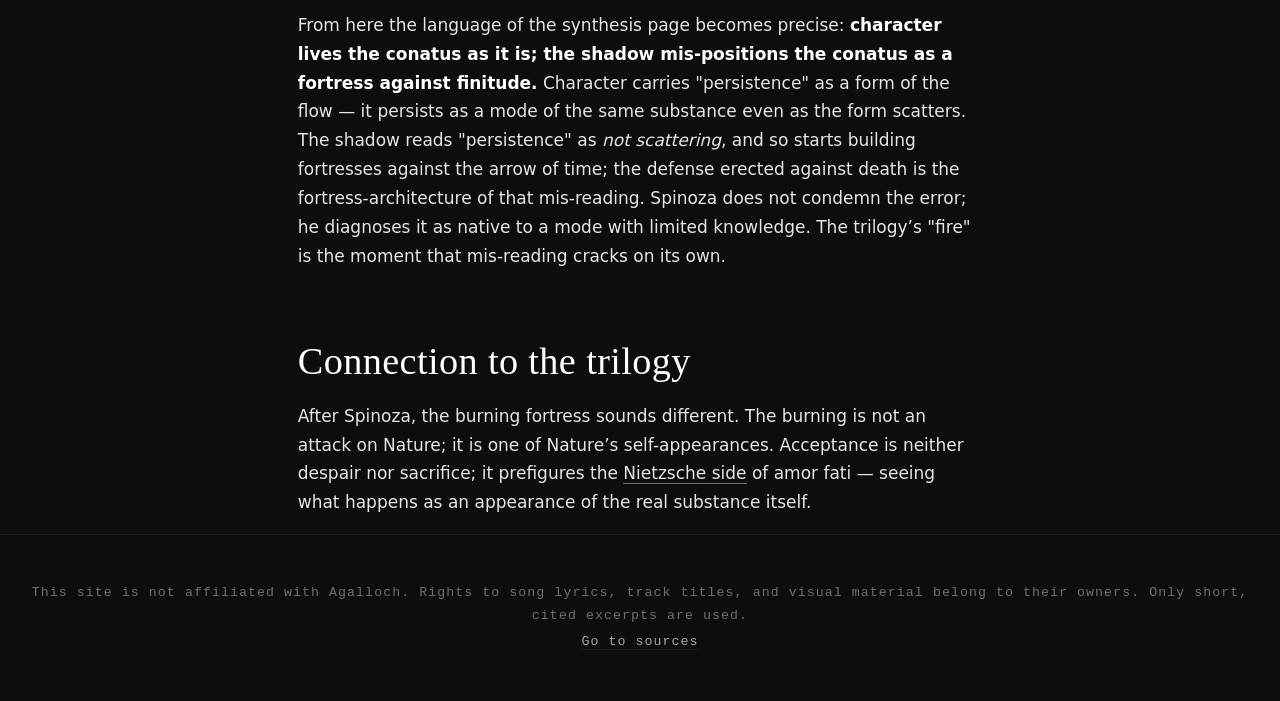
<file: felsefe-spinoza.html>
<!doctype html>
<html lang="tr">
<head>
  <meta charset="utf-8" />
  <meta name="viewport" content="width=device-width, initial-scale=1" />
  <meta name="color-scheme" content="dark" />
  <meta http-equiv="Content-Security-Policy" content="default-src 'self'; script-src 'self'; style-src 'self' 'unsafe-inline'; img-src 'self' data:; font-src 'self'; connect-src 'self'; frame-src https://open.spotify.com https://*.bandcamp.com; object-src 'none'; base-uri 'self'; form-action 'self'" />
  <meta name="referrer" content="strict-origin-when-cross-origin" />
  <meta name="description" content="Spinoza: Deus sive Natura, panteizm tartışması, doğanın bir modusu olmak." />
  <title>Spinoza — Felsefe</title>
  <link rel="icon" type="image/svg+xml" href="assets/favicon.svg" />
  <link rel="stylesheet" href="assets/css/tokens.css" />
  <link rel="stylesheet" href="assets/css/main.css" />
</head>
<body>
  <header class="site-header">
    <nav class="nav" aria-label="Main">
      <a class="brand" href="index.html">Our Fortress Is Burning</a>
      <ul class="nav-links">
        <li><a href="index.html"    data-i18n="nav.home">Giriş</a></li>
        <li><a href="uclem.html"    data-i18n="nav.trilogy">Üçleme</a></li>
        <li><a href="felsefe.html"  data-i18n="nav.philosophy">Felsefe</a></li>
        <li><a href="sentez.html"   data-i18n="nav.synthesis">Sentez</a></li>
        <li><a href="kaynakca.html" data-i18n="nav.sources">Kaynakça</a></li>
      </ul>
      <div class="lang-switch">
        <button type="button" class="lang-toggle" aria-haspopup="true" aria-expanded="false" data-i18n="nav.lang.label">Dil</button>
        <ul class="lang-menu" role="menu" hidden>
          <li role="none"><button type="button" role="menuitemradio" aria-checked="false" data-lang="tr" lang="tr">Türkçe</button></li>
          <li role="none"><button type="button" role="menuitemradio" aria-checked="false" data-lang="en" lang="en">English</button></li>
          <li role="none"><button type="button" role="menuitemradio" aria-checked="false" data-lang="de" lang="de">Deutsch</button></li>
          <li role="none"><button type="button" role="menuitemradio" aria-checked="false" data-lang="fr" lang="fr">Français</button></li>
          <li role="none"><button type="button" role="menuitemradio" aria-checked="false" data-lang="es" lang="es">Español</button></li>
          <li role="none"><button type="button" role="menuitemradio" aria-checked="false" data-lang="ru" lang="ru">Русский</button></li>
          <li role="none"><button type="button" role="menuitemradio" aria-checked="false" data-lang="ja" lang="ja">日本語</button></li>
        </ul>
      </div>
    </nav>
  </header>

  <main class="container">
    <article class="page">
      <header>
        <p><a href="felsefe.html" data-i18n="crumb.back.phil">← Felsefe ana sayfasına dön</a></p>
        <p class="eyebrow">17. YÜZYIL · METAFİZİK</p>
        <h1>Spinoza</h1>
      </header>

      <section lang="tr" data-lang="tr">
        <p class="lead">
          Eğer entropi "akışın yasası" ise, Spinoza o akışın içinde olmak için
          nasıl bir varlık olduğumuzu söyler: doğanın dışından bakan bir özne değil,
          doğanın bir modusu.
        </p>

        <h2>Tek töz, iki sıfat</h2>
        <p>
          Spinoza için varlık tek bir tözden ibarettir. Bu tözü iki farklı yoldan
          kavrayabiliriz: <em>düşünce</em> olarak ve <em>uzam</em> olarak. Beden
          ile zihin ayrı şeyler değil, aynı tözün iki sıfat altındaki görünüşüdür.
          Bunun radikal sonucu şudur: doğanın "üzerinde" duran bir tanrı yoktur;
          olan, doğanın <strong>etkin sebep olarak</strong> kendisidir.
        </p>

        <h2>Deus sive Natura</h2>
        <p>
          Spinoza’nın formülü kısa ve sarsıcıdır:
          <span class="term" data-term="deus-sive-natura">Deus sive Natura</span> —
          "Tanrı veya Doğa." Bunu nasıl yorumlayacağımız tarihsel olarak
          tartışmalıdır. Bir yorum onu <strong>panteist</strong> sayar: Tanrı her
          şeydir. Bir başka yorum, doğayı iki katmanda görür: <em>natura naturans</em>
          (etkin sebep olarak doğa) ve <em>natura naturata</em> (sonuç olarak doğa);
          ve Tanrı’yı yalnızca ilkiyle özdeşleştirir. Stanford Encyclopedia of
          Philosophy bu ayrıntıyı açıkça vurgular: Spinoza’yı kesin olarak panteist
          okumak bir karardır, "tek doğru okuma" değildir.
        </p>

        <h2>Doğanın bir modusu olmak</h2>
        <p>
          Sonuç bu site için belirleyicidir. Eğer biz doğa karşısında bir savaşçı
          değil, doğanın bir modusu isek, "yangının dışında durmak" diye bir yer
          yok demektir. <em>Bloodbirds</em>’ün ilk dizesini bu yüzden bir kayıp
          olarak değil, bir <em>fark ediş</em> olarak okuyabiliriz: insanın
          tanrısı (yani: doğanın üzerinde duran, kollayan, kayıran bir özne)
          başarısızdır; çünkü öyle bir özne hiç olmadı.
        </p>

        <h2><em>Conatus</em>: ısrarın metafiziği</h2>
        <p>
          Spinoza, <em>Etika</em>’nın üçüncü bölümünde (III, Önerme 6) site
          tezinin metafizik dayanağını verir:
          <span class="term" data-term="conatus">conatus</span> —
          <em>“her şey, kendi varlığında ısrar etmeye çabalar”</em>
          (<em>unaquaeque res, quantum in se est, in suo esse perseverare
          conatur</em>). Bu ısrar tercih değildir; modun kendisi olduğu için
          ona içkin bir eğilimdir. III/7’de Spinoza daha da ileri gider:
          her şeyin <em>fiili özü</em>, kendi varlığında ısrar etmesidir.
          Yani conatus bir özelliğimiz değil, o anlık varlığımızın yönüdür.
        </p>
        <p>
          Bu noktadan sentez sayfasının diliyle konuşmak mümkündür:
          <strong>karakter, conatus’u olduğu gibi yaşar; gölge ise
          conatus’u sonluluğa karşı bir kale olarak yanlış konumlandırır.</strong>
          Karakter, "ısrar"ı akışın bir biçimi olarak taşır — biçim dağılsa
          bile aynı tözün bir modu olarak ısrar eder. Gölge, "ısrar"ı
          <em>dağılmamak</em> olarak okuduğu için zamanın okuna karşı kale
          kurmaya başlar; ölüm karşısında inşa ettiği savunma da bu yanlış
          okumanın kale mimarisidir. Spinoza, hatayı kınamaz; modu sınırlı
          bilgi sahibi olan bir varlık olarak teşhis eder. Üçleme’nin
          “yangın”ı, bu yanlış okumanın kendiliğinden çatlayıp dağıldığı
          andır.
        </p>

        <h2>Üçleme ile bağ</h2>
        <p>
          Spinoza’dan sonra "yanan kale" başka türlü duyulur. Kalenin yanması,
          Doğa’ya yapılmış bir saldırı değildir; Doğa’nın kendi içinden bir
          görünümüdür. Kabul, ne çaresizliktir ne de fedakârlık;
          <a href="felsefe-gerilim.html">Nietzsche tarafı</a>nın amor fati’sini
          önceler: olanı, gerçek tözün bir görünümü olarak görmek.
        </p>

      </section>

      <section lang="en" data-lang="en" hidden>
        <p class="lead">
          If entropy is "the law of flow," Spinoza tells us what kind of beings
          we are inside that flow: not subjects standing outside nature, but
          modes of nature itself.
        </p>

        <h2>One substance, two attributes</h2>
        <p>
          For Spinoza, what exists is one substance. We can grasp this substance
          in two distinct ways: as <em>thought</em> and as <em>extension</em>.
          Mind and body are not separate things but the same substance under two
          attributes. The radical upshot: there is no god standing "above"
          nature; what there is, is nature itself <strong>as active cause</strong>.
        </p>

        <h2>Deus sive Natura</h2>
        <p>
          Spinoza’s formula is famously short:
          <span class="term" data-term="deus-sive-natura">Deus sive Natura</span> —
          "God or Nature." How to read it is historically contested. One reading
          calls him a <strong>pantheist</strong>: God is everything. Another
          distinguishes <em>natura naturans</em> (nature as active cause) from
          <em>natura naturata</em> (nature as effect), and identifies God only
          with the first. The Stanford Encyclopedia of Philosophy is explicit
          about this: reading Spinoza as a strict pantheist is a choice, not the
          only available reading.
        </p>

        <h2>Being a mode of nature</h2>
        <p>
          The consequence is decisive for this site. If we are not warriors over
          and against nature but modes of nature, there is no "outside the fire"
          to stand in. We can therefore read the opening line of <em>Bloodbirds</em>
          not as a loss but as a <em>recognition</em>: the god of man — a
          subject standing over nature, watching out for us, taking sides — is
          a failure; there never was such a subject.
        </p>

        <h2><em>Conatus</em>: the metaphysics of persistence</h2>
        <p>
          In Part III of the <em>Ethics</em> (Proposition 6) Spinoza gives the
          classical metaphysical ground for the site’s thesis:
          <span class="term" data-term="conatus">conatus</span> —
          <em>“each thing, as far as it lies in itself, endeavors to persist in
          its being”</em> (<em>unaquaeque res, quantum in se est, in suo esse
          perseverare conatur</em>). This striving is not a choice; it is an
          inclination internal to a mode because it is what the mode is. In
          III/7 Spinoza takes a further step: the <em>actual essence</em> of
          a thing is its persisting in its being. The conatus is not a
          property we have but the very direction of being us, at any moment.
        </p>
        <p>
          From here the language of the synthesis page becomes precise:
          <strong>character lives the conatus as it is; the shadow
          mis-positions the conatus as a fortress against finitude.</strong>
          Character carries "persistence" as a form of the flow — it persists
          as a mode of the same substance even as the form scatters. The
          shadow reads "persistence" as <em>not scattering</em>, and so
          starts building fortresses against the arrow of time; the defense
          erected against death is the fortress-architecture of that
          mis-reading. Spinoza does not condemn the error; he diagnoses it
          as native to a mode with limited knowledge. The trilogy’s "fire"
          is the moment that mis-reading cracks on its own.
        </p>

        <h2>Connection to the trilogy</h2>
        <p>
          After Spinoza, the burning fortress sounds different. The burning is
          not an attack on Nature; it is one of Nature’s self-appearances.
          Acceptance is neither despair nor sacrifice; it prefigures the
          <a href="felsefe-gerilim.html">Nietzsche side</a> of amor fati —
          seeing what happens as an appearance of the real substance itself.
        </p>

      </section>

      <section lang="de" data-lang="de" hidden>
        <p class="lead">
          Wenn die Entropie „das Gesetz des Flusses“ ist, sagt uns Spinoza, was für
          Wesen wir innerhalb dieses Flusses sind: keine Subjekte, die außerhalb der
          Natur stehen, sondern Modi der Natur selbst.
        </p>

        <h2>Eine Substanz, zwei Attribute</h2>
        <p>
          Für Spinoza ist das, was existiert, eine einzige Substanz. Wir können diese
          Substanz auf zwei verschiedene Weisen erfassen: als <em>Denken</em> und als
          <em>Ausdehnung</em>. Geist und Körper sind keine getrennten Dinge, sondern
          dieselbe Substanz unter zwei Attributen. Die radikale Folge: Es gibt keinen
          Gott, der „über“ der Natur steht; was es gibt, ist die Natur selbst
          <strong>als wirkende Ursache</strong>.
        </p>

        <h2>Deus sive Natura</h2>
        <p>
          Spinozas Formel ist bekanntlich kurz:
          <span class="term" data-term="deus-sive-natura">Deus sive Natura</span> —
          „Gott oder Natur“. Wie sie zu lesen ist, ist historisch umstritten. Eine
          Lesart nennt ihn einen <strong>Pantheisten</strong>: Gott ist alles. Eine
          andere unterscheidet <em>natura naturans</em> (Natur als wirkende Ursache) von
          <em>natura naturata</em> (Natur als Wirkung) und identifiziert Gott nur mit
          der ersten. Die Stanford Encyclopedia of Philosophy ist darin ausdrücklich:
          Spinoza als strikten Pantheisten zu lesen, ist eine Entscheidung, nicht die
          einzig mögliche Lesart.
        </p>

        <h2>Ein Modus der Natur sein</h2>
        <p>
          Die Folge ist für diese Seite entscheidend. Wenn wir keine Krieger gegen die
          Natur sind, sondern Modi der Natur, dann gibt es kein „außerhalb des Feuers“,
          in dem man stehen könnte. Wir können daher die Eröffnungszeile von
          <em>Bloodbirds</em> nicht als Verlust lesen, sondern als ein
          <em>Erkennen</em>: Der Gott des Menschen — ein Subjekt, das über der Natur
          steht, auf uns achtgibt, Partei ergreift — ist ein Fehlschlag; ein solches
          Subjekt gab es nie.
        </p>

        <h2><em>Conatus</em>: die Metaphysik des Beharrens</h2>
        <p>
          Im dritten Teil der <em>Ethik</em> (Lehrsatz 6) gibt Spinoza den klassischen
          metaphysischen Grund für die These der Seite:
          <span class="term" data-term="conatus">conatus</span> —
          <em>„jedes Ding strebt, soweit es an ihm liegt, in seinem Sein zu
          verharren“</em> (<em>unaquaeque res, quantum in se est, in suo esse
          perseverare conatur</em>). Dieses Streben ist keine Wahl; es ist eine einem
          Modus innere Neigung, weil es das ist, was der Modus ist. In III/7 geht
          Spinoza einen Schritt weiter: Das <em>tatsächliche Wesen</em> eines Dings ist
          sein Verharren in seinem Sein. Der conatus ist keine Eigenschaft, die wir
          haben, sondern die eigentliche Richtung, in jedem Augenblick wir zu sein.
        </p>
        <p>
          Von hier aus wird die Sprache der Synthese-Seite genau:
          <strong>Der Charakter lebt den conatus, wie er ist; der Schatten verortet den
          conatus falsch, als Festung gegen die Endlichkeit.</strong> Der Charakter
          trägt das „Beharren“ als eine Form des Flusses — er beharrt als Modus
          derselben Substanz, selbst wenn sich die Form zerstreut. Der Schatten liest
          „Beharren“ als <em>Sich-nicht-Zerstreuen</em> und beginnt deshalb, Festungen
          gegen den Zeitpfeil zu bauen; die gegen den Tod errichtete Verteidigung ist
          die Festungsarchitektur dieser Fehllesart. Spinoza verurteilt den Irrtum
          nicht; er diagnostiziert ihn als einem Modus mit begrenztem Wissen eigen. Das
          „Feuer“ der Trilogie ist der Augenblick, in dem diese Fehllesart von selbst
          zerbricht.
        </p>

        <h2>Verbindung zur Trilogie</h2>
        <p>
          Nach Spinoza klingt die brennende Festung anders. Das Brennen ist kein
          Angriff auf die Natur; es ist eine ihrer Selbsterscheinungen. Annahme ist
          weder Verzweiflung noch Opfer; sie nimmt den
          <a href="felsefe-gerilim.html">Nietzsche-Teil</a> des amor fati vorweg — das
          Geschehende als Erscheinung der wirklichen Substanz selbst zu sehen.
        </p>

      </section>

      <section lang="fr" data-lang="fr" hidden>
        <p class="lead">
          Si l’entropie est « la loi du flux », Spinoza nous dit quel genre d’êtres nous
          sommes à l’intérieur de ce flux : non des sujets se tenant hors de la nature,
          mais des modes de la nature même.
        </p>

        <h2>Une substance, deux attributs</h2>
        <p>
          Pour Spinoza, ce qui existe est une seule substance. Nous pouvons saisir cette
          substance de deux façons distinctes : comme <em>pensée</em> et comme
          <em>étendue</em>. L’esprit et le corps ne sont pas des choses séparées, mais
          la même substance sous deux attributs. La conséquence radicale : il n’y a pas
          de dieu se tenant « au-dessus » de la nature ; ce qu’il y a, c’est la nature
          elle-même <strong>comme cause active</strong>.
        </p>

        <h2>Deus sive Natura</h2>
        <p>
          La formule de Spinoza est fameusement brève :
          <span class="term" data-term="deus-sive-natura">Deus sive Natura</span> —
          « Dieu ou Nature ». Sa lecture est historiquement contestée. Une lecture le
          dit <strong>panthéiste</strong> : Dieu est tout. Une autre distingue la
          <em>natura naturans</em> (la nature comme cause active) de la
          <em>natura naturata</em> (la nature comme effet), et n’identifie Dieu qu’à la
          première. La Stanford Encyclopedia of Philosophy est explicite là-dessus :
          lire Spinoza comme un panthéiste strict est un choix, non la seule lecture
          disponible.
        </p>

        <h2>Être un mode de la nature</h2>
        <p>
          La conséquence est décisive pour ce site. Si nous ne sommes pas des guerriers
          dressés contre la nature mais des modes de la nature, il n’y a pas de « hors
          du feu » où se tenir. Nous pouvons donc lire le premier vers de
          <em>Bloodbirds</em> non comme une perte mais comme une <em>reconnaissance</em>
          : le dieu de l’homme — un sujet se tenant au-dessus de la nature, veillant sur
          nous, prenant parti — est un échec ; un tel sujet n’a jamais existé.
        </p>

        <h2><em>Conatus</em> : la métaphysique de la persévérance</h2>
        <p>
          Dans la troisième partie de l’<em>Éthique</em> (proposition 6), Spinoza donne
          le fondement métaphysique classique de la thèse du site :
          <span class="term" data-term="conatus">conatus</span> —
          <em>« chaque chose, autant qu’il est en elle, s’efforce de persévérer dans son
          être »</em> (<em>unaquaeque res, quantum in se est, in suo esse perseverare
          conatur</em>). Cet effort n’est pas un choix ; c’est une inclination interne à
          un mode, parce que c’est ce que le mode est. En III/7, Spinoza fait un pas de
          plus : l’<em>essence actuelle</em> d’une chose est sa persévérance dans son
          être. Le conatus n’est pas une propriété que nous avons, mais la direction
          même par laquelle nous sommes, à chaque instant.
        </p>
        <p>
          À partir de là, le langage de la page de synthèse devient précis :
          <strong>le caractère vit le conatus tel qu’il est ; l’ombre déplace le conatus
          comme une forteresse contre la finitude.</strong> Le caractère porte la
          « persévérance » comme une forme du flux — il persévère comme mode de la même
          substance, même quand la forme se disperse. L’ombre lit la « persévérance »
          comme un <em>ne-pas-se-disperser</em>, et se met donc à bâtir des forteresses
          contre la flèche du temps ; la défense dressée contre la mort est
          l’architecture-forteresse de cette mélecture. Spinoza ne condamne pas
          l’erreur ; il la diagnostique comme propre à un mode au savoir limité. Le
          « feu » de la trilogie est l’instant où cette mélecture se fissure d’elle-même.
        </p>

        <h2>Lien avec la trilogie</h2>
        <p>
          Après Spinoza, la forteresse en flammes sonne autrement. Le brûlement n’est
          pas une attaque contre la Nature ; c’est l’une de ses auto-apparitions.
          L’acceptation n’est ni désespoir ni sacrifice ; elle préfigure le
          <a href="felsefe-gerilim.html">versant Nietzsche</a> de l’amor fati — voir ce
          qui arrive comme une apparition de la substance réelle elle-même.
        </p>

      </section>

      <section lang="es" data-lang="es" hidden>
        <p class="lead">
          Si la entropía es «la ley del flujo», Spinoza nos dice qué clase de seres
          somos dentro de ese flujo: no sujetos que están fuera de la naturaleza, sino
          modos de la naturaleza misma.
        </p>

        <h2>Una sustancia, dos atributos</h2>
        <p>
          Para Spinoza, lo que existe es una sola sustancia. Podemos captar esta
          sustancia de dos modos distintos: como <em>pensamiento</em> y como
          <em>extensión</em>. Mente y cuerpo no son cosas separadas, sino la misma
          sustancia bajo dos atributos. La consecuencia radical: no hay un dios que esté
          «por encima» de la naturaleza; lo que hay es la naturaleza misma
          <strong>como causa activa</strong>.
        </p>

        <h2>Deus sive Natura</h2>
        <p>
          La fórmula de Spinoza es célebremente breve:
          <span class="term" data-term="deus-sive-natura">Deus sive Natura</span> —
          «Dios o Naturaleza». Cómo leerla es históricamente discutido. Una lectura lo
          llama <strong>panteísta</strong>: Dios es todo. Otra distingue la
          <em>natura naturans</em> (la naturaleza como causa activa) de la
          <em>natura naturata</em> (la naturaleza como efecto), e identifica a Dios solo
          con la primera. La Stanford Encyclopedia of Philosophy es explícita al
          respecto: leer a Spinoza como panteísta estricto es una elección, no la única
          lectura disponible.
        </p>

        <h2>Ser un modo de la naturaleza</h2>
        <p>
          La consecuencia es decisiva para este sitio. Si no somos guerreros enfrentados
          a la naturaleza, sino modos de la naturaleza, no hay un «fuera del fuego» donde
          situarse. Podemos, pues, leer el primer verso de <em>Bloodbirds</em> no como
          una pérdida, sino como un <em>reconocimiento</em>: el dios del hombre — un
          sujeto que está por encima de la naturaleza, que vela por nosotros, que toma
          partido — es un fracaso; nunca hubo tal sujeto.
        </p>

        <h2><em>Conatus</em>: la metafísica de la persistencia</h2>
        <p>
          En la tercera parte de la <em>Ética</em> (proposición 6), Spinoza da el
          fundamento metafísico clásico de la tesis del sitio:
          <span class="term" data-term="conatus">conatus</span> —
          <em>«cada cosa, en cuanto está en ella, se esfuerza por perseverar en su
          ser»</em> (<em>unaquaeque res, quantum in se est, in suo esse perseverare
          conatur</em>). Este esfuerzo no es una elección; es una inclinación interna a
          un modo, porque es lo que el modo es. En III/7 Spinoza da un paso más: la
          <em>esencia actual</em> de una cosa es su perseverar en su ser. El conatus no
          es una propiedad que tengamos, sino la dirección misma de ser nosotros, en
          cada instante.
        </p>
        <p>
          Desde aquí el lenguaje de la página de síntesis se vuelve preciso:
          <strong>el carácter vive el conatus tal como es; la sombra coloca mal el
          conatus, como una fortaleza contra la finitud.</strong> El carácter porta la
          «persistencia» como una forma del flujo — persiste como modo de la misma
          sustancia aun cuando la forma se dispersa. La sombra lee la «persistencia»
          como un <em>no dispersarse</em>, y por eso empieza a construir fortalezas
          contra la flecha del tiempo; la defensa erigida contra la muerte es la
          arquitectura-fortaleza de esa mala lectura. Spinoza no condena el error; lo
          diagnostica como propio de un modo con conocimiento limitado. El «fuego» de la
          trilogía es el instante en que esa mala lectura se resquebraja por sí sola.
        </p>

        <h2>Conexión con la trilogía</h2>
        <p>
          Después de Spinoza, la fortaleza en llamas suena distinta. El arder no es un
          ataque a la Naturaleza; es una de sus auto-apariciones. La aceptación no es ni
          desesperación ni sacrificio; prefigura el
          <a href="felsefe-gerilim.html">lado Nietzsche</a> del amor fati — ver lo que
          ocurre como una aparición de la sustancia real misma.
        </p>

      </section>

      <section lang="ru" data-lang="ru" hidden>
        <p class="lead">
          Если энтропия — «закон потока», Спиноза говорит нам, какого рода существа мы
          внутри этого потока: не субъекты, стоящие вне природы, а модусы самой природы.
        </p>

        <h2>Одна субстанция, два атрибута</h2>
        <p>
          Для Спинозы существует одна субстанция. Эту субстанцию мы можем постичь двумя
          различными способами: как <em>мышление</em> и как <em>протяжённость</em>. Ум и
          тело — не отдельные вещи, а одна и та же субстанция под двумя атрибутами.
          Радикальное следствие: нет бога, стоящего «над» природой; есть сама природа
          <strong>как действующая причина</strong>.
        </p>

        <h2>Deus sive Natura</h2>
        <p>
          Формула Спинозы знаменита краткостью:
          <span class="term" data-term="deus-sive-natura">Deus sive Natura</span> —
          «Бог, или Природа». Как её читать — исторически спорно. Одно прочтение
          называет его <strong>пантеистом</strong>: Бог есть всё. Другое различает
          <em>natura naturans</em> (природу как действующую причину) и
          <em>natura naturata</em> (природу как следствие) и отождествляет Бога только с
          первой. Stanford Encyclopedia of Philosophy прямо об этом говорит: читать
          Спинозу как строгого пантеиста — это выбор, а не единственно возможное
          прочтение.
        </p>

        <h2>Быть модусом природы</h2>
        <p>
          Следствие решающе для этого сайта. Если мы не воины против природы, а её
          модусы, то нет никакого «вне огня», где можно было бы стоять. Поэтому первую
          строку <em>Bloodbirds</em> мы можем прочесть не как утрату, а как
          <em>узнавание</em>: бог человека — субъект, стоящий над природой, оберегающий
          нас, принимающий сторону, — несостоятелен; такого субъекта никогда не было.
        </p>

        <h2><em>Conatus</em>: метафизика упорства</h2>
        <p>
          В третьей части <em>Этики</em> (теорема 6) Спиноза даёт классическое
          метафизическое основание тезиса сайта:
          <span class="term" data-term="conatus">conatus</span> —
          <em>«всякая вещь, насколько это от неё зависит, стремится пребывать в своём
          бытии»</em> (<em>unaquaeque res, quantum in se est, in suo esse perseverare
          conatur</em>). Это стремление не выбор; это внутренняя для модуса склонность,
          ибо это и есть то, что́ модус есть. В III/7 Спиноза идёт дальше:
          <em>действительная сущность</em> вещи и есть её пребывание в своём бытии.
          Conatus — не свойство, которым мы обладаем, а само направление нашего бытия в
          каждый миг.
        </p>
        <p>
          Отсюда язык страницы синтеза становится точным: <strong>характер проживает
          conatus как он есть; тень же ложно помещает conatus как крепость против
          конечности.</strong> Характер несёт «упорство» как форму потока — он
          упорствует как модус той же субстанции, даже когда форма рассеивается. Тень
          читает «упорство» как <em>нерассеивание</em> и потому начинает возводить
          крепости против стрелы времени; защита, воздвигнутая против смерти, есть
          крепостная архитектура этого ложного прочтения. Спиноза не осуждает ошибку; он
          диагностирует её как присущую модусу с ограниченным знанием. «Огонь» трилогии —
          это миг, когда это ложное прочтение трескается само собой.
        </p>

        <h2>Связь с трилогией</h2>
        <p>
          После Спинозы горящая крепость звучит иначе. Горение — не нападение на Природу;
          это одно из её самоявлений. Принятие — не отчаяние и не жертва; оно
          предвосхищает <a href="felsefe-gerilim.html">ницшевскую сторону</a> amor fati
          — видеть происходящее как явление самой действительной субстанции.
        </p>

      </section>

      <section lang="ja" data-lang="ja" hidden>
        <p class="lead">
          エントロピーが「流れの法」であるなら、スピノザは、その流れのうちで私たちがどのような
          存在であるかを語る——自然の外に立つ主体ではなく、自然の一様態である、と。
        </p>

        <h2>一つの実体、二つの属性</h2>
        <p>
          スピノザにとって、存在するのはただ一つの実体だ。この実体を、私たちは二つの異なる仕方
          で捉えうる——<em>思惟</em>として、そして<em>延長</em>として。心と身体は別々のものでは
          なく、二つの属性のもとで現れる同じ実体である。その根底的な帰結はこうだ——自然の「上」
          に立つ神は存在しない。あるのは、<strong>能産的原因としての</strong>自然そのものである。
        </p>

        <h2>Deus sive Natura</h2>
        <p>
          スピノザの定式は名高いほど短い——
          <span class="term" data-term="deus-sive-natura">Deus sive Natura</span>、
          「神すなわち自然」。これをどう読むかは歴史的に争われてきた。ある読みは彼を
          <strong>汎神論者</strong>とする——神は一切である、と。別の読みは
          <em>natura naturans</em>（能産的原因としての自然）と <em>natura naturata</em>
          （所産としての自然）を区別し、神を前者とのみ同一視する。Stanford Encyclopedia of
          Philosophy はこの点を明言する——スピノザを厳密な汎神論者として読むことは一つの選択で
          あって、唯一可能な読みではない。
        </p>

        <h2>自然の一様態であること</h2>
        <p>
          その帰結は本サイトにとって決定的だ。もし私たちが自然に立ち向かう戦士ではなく、自然の
          様態であるなら、「火の外」に立つ場所などない。ゆえに <em>Bloodbirds</em> の冒頭の一行
          を、喪失としてではなく<em>気づき</em>として読める——人間の神、すなわち自然の上に立ち、
          私たちを見守り、味方する主体は、失敗作である。そのような主体は、はじめからいなかった
          のだ。
        </p>

        <h2><em>Conatus</em>——固執の形而上学</h2>
        <p>
          <em>エチカ</em>第三部（定理6）で、スピノザは本サイトの主張の古典的な形而上学的根拠を
          与える——<span class="term" data-term="conatus">conatus</span>、
          <em>「おのおのの物は、おのれのうちにあるかぎり、おのれの存在に固執しようと努める」</em>
          （<em>unaquaeque res, quantum in se est, in suo esse perseverare conatur</em>）。
          この努めは選択ではない。様態に内在する傾向であり、それが様態そのものであるがゆえだ。
          III/7 でスピノザはさらに踏み込む——物の<em>現実的本質</em>とは、おのれの存在に固執する
          ことである、と。conatus は私たちが持つ属性ではなく、刻一刻、私たちが私たちであること
          そのものの方向なのだ。
        </p>
        <p>
          ここから、統合のページの言葉が精確になる——<strong>性格は conatus をあるがままに
          生き、影は conatus を、有限性に抗する城砦として誤って位置づける。</strong>性格は
          「固執」を流れの一形態として担う——形が散らばってもなお、同じ実体の一様態として固執
          する。影は「固執」を<em>散らばらないこと</em>として読み、ゆえに時間の矢に抗して城砦を
          築きはじめる。死に抗して立てられた防御こそ、この誤読の城砦の建築だ。スピノザは誤りを
          断罪しない。限られた知をもつ様態に固有のものとして、それを診断する。三部作の「火」と
          は、その誤読がおのずと裂けて崩れる瞬間である。
        </p>

        <h2>三部作とのつながり</h2>
        <p>
          スピノザのあとでは、燃える城砦は違って聞こえる。燃えることは自然への攻撃ではない。
          自然のおのれ自身の現れの一つだ。受容は絶望でも犠牲でもない。それは amor fati の
          <a href="felsefe-gerilim.html">ニーチェの側</a> を先取りする——起こることを、まさに
          現実の実体の現れとして見ることを。
        </p>

      </section>
    </article>
  </main>

  <footer class="site-footer">
    <p data-i18n="footer.note">Bu site Agalloch ile bağlı resmî bir kaynak değildir.</p>
    <p><a href="kaynakca.html" data-i18n="footer.sources">Kaynakçaya git</a></p>
  </footer>

  <script src="assets/js/chrome.js"></script>
  <script src="assets/js/i18n.js"></script>
  <script src="assets/js/glossary.js"></script>
  <script src="assets/js/music-facade.js"></script>
  <script src="assets/js/grain.js"></script>
</body>
</html>
</file>
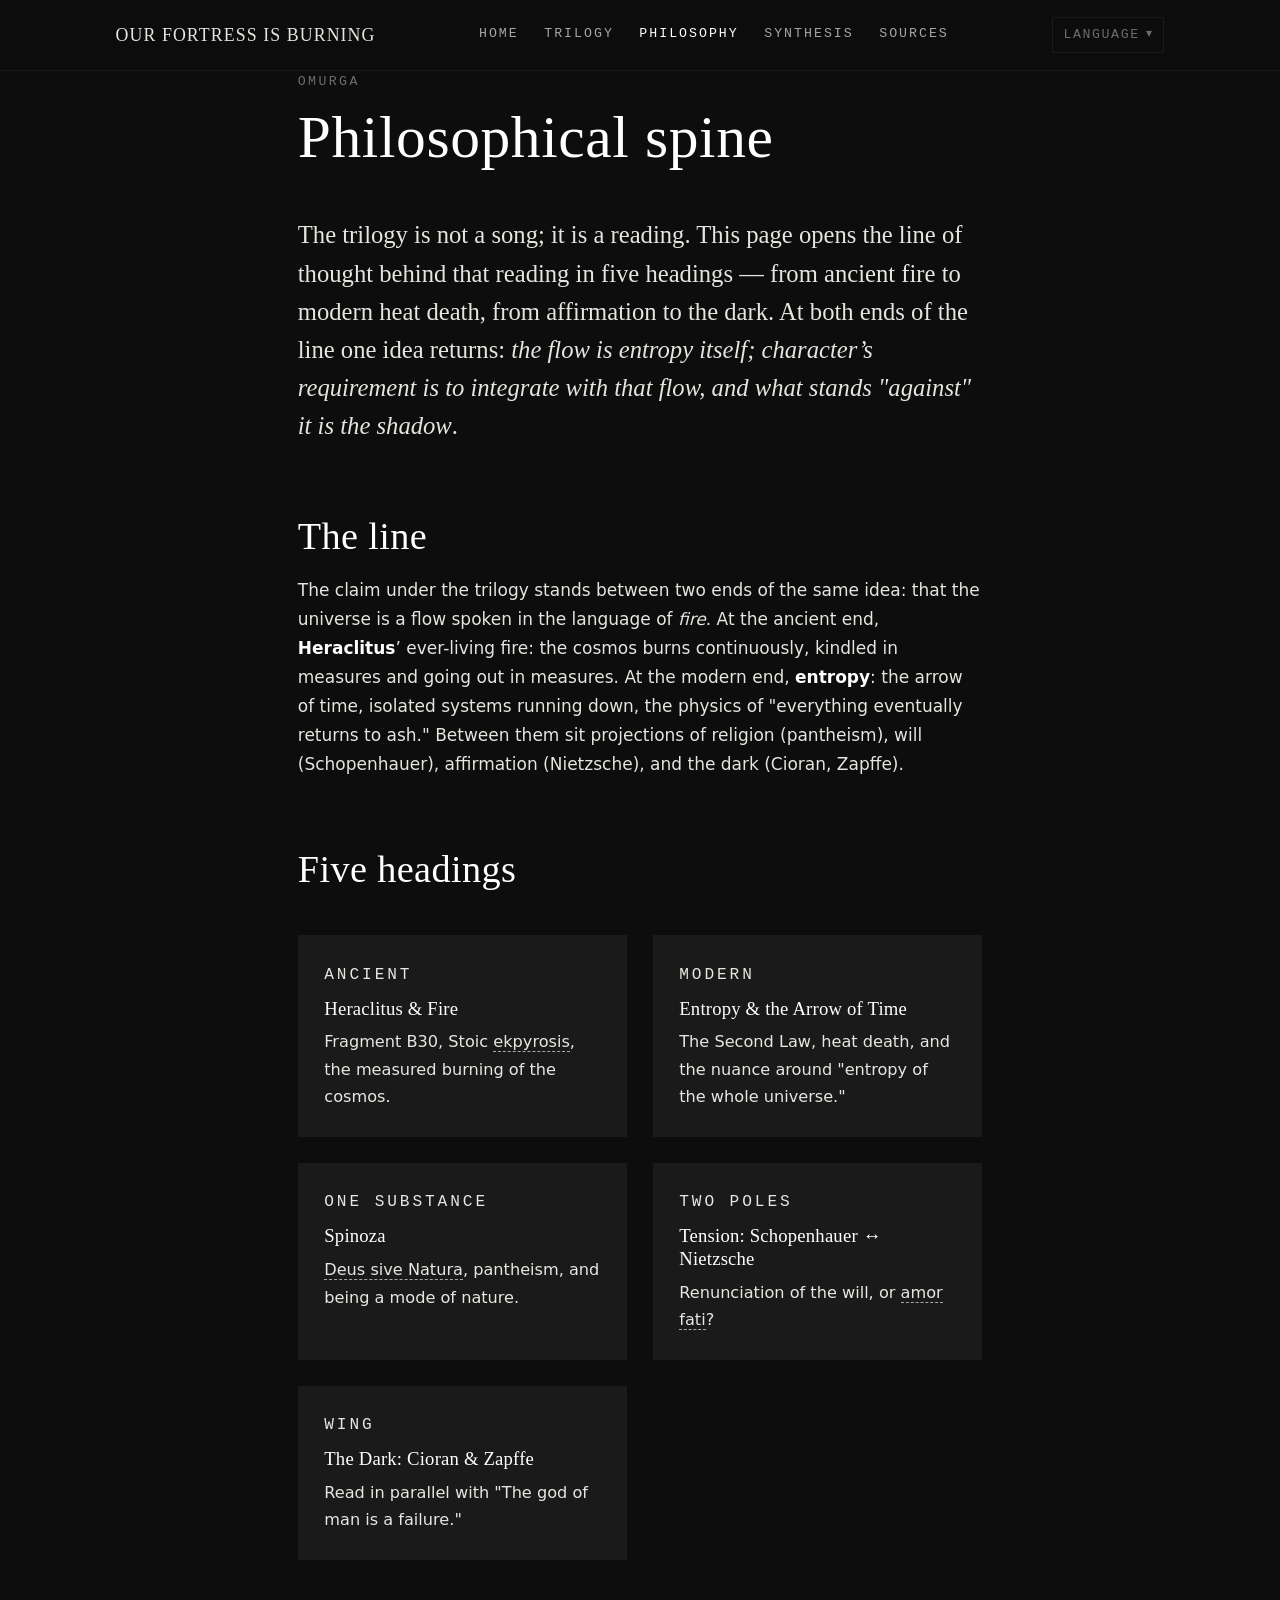
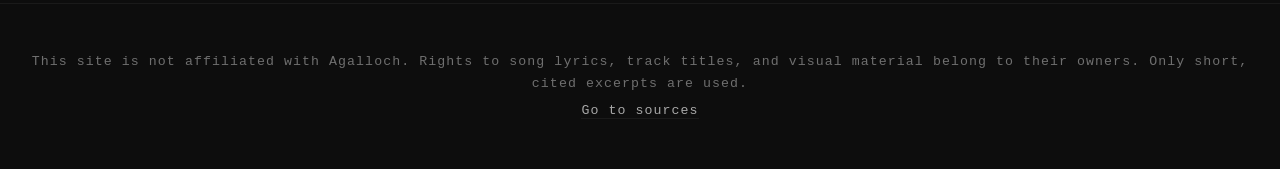
<file: felsefe.html>
<!doctype html>
<html lang="tr">
<head>
  <meta charset="utf-8" />
  <meta name="viewport" content="width=device-width, initial-scale=1" />
  <meta name="color-scheme" content="dark" />
  <meta http-equiv="Content-Security-Policy" content="default-src 'self'; script-src 'self'; style-src 'self' 'unsafe-inline'; img-src 'self' data:; font-src 'self'; connect-src 'self'; frame-src https://open.spotify.com https://*.bandcamp.com; object-src 'none'; base-uri 'self'; form-action 'self'" />
  <meta name="referrer" content="strict-origin-when-cross-origin" />
  <meta name="description" content="Üçlemenin felsefi omurgası: Herakleitos, entropi, Spinoza, Schopenhauer ↔ Nietzsche, kozmik karamsarlık." />
  <title>Felsefe — Our Fortress Is Burning</title>
  <link rel="icon" type="image/svg+xml" href="assets/favicon.svg" />
  <link rel="stylesheet" href="assets/css/tokens.css" />
  <link rel="stylesheet" href="assets/css/main.css" />
</head>
<body>
  <header class="site-header">
    <nav class="nav" aria-label="Main">
      <a class="brand" href="index.html">Our Fortress Is Burning</a>
      <ul class="nav-links">
        <li><a href="index.html"    data-i18n="nav.home">Giriş</a></li>
        <li><a href="uclem.html"    data-i18n="nav.trilogy">Üçleme</a></li>
        <li><a href="felsefe.html"  data-i18n="nav.philosophy">Felsefe</a></li>
        <li><a href="sentez.html"   data-i18n="nav.synthesis">Sentez</a></li>
        <li><a href="kaynakca.html" data-i18n="nav.sources">Kaynakça</a></li>
      </ul>
      <div class="lang-switch">
        <button type="button" class="lang-toggle" aria-haspopup="true" aria-expanded="false" data-i18n="nav.lang.label">Dil</button>
        <ul class="lang-menu" role="menu" hidden>
          <li role="none"><button type="button" role="menuitemradio" aria-checked="false" data-lang="tr" lang="tr">Türkçe</button></li>
          <li role="none"><button type="button" role="menuitemradio" aria-checked="false" data-lang="en" lang="en">English</button></li>
          <li role="none"><button type="button" role="menuitemradio" aria-checked="false" data-lang="de" lang="de">Deutsch</button></li>
          <li role="none"><button type="button" role="menuitemradio" aria-checked="false" data-lang="fr" lang="fr">Français</button></li>
          <li role="none"><button type="button" role="menuitemradio" aria-checked="false" data-lang="es" lang="es">Español</button></li>
          <li role="none"><button type="button" role="menuitemradio" aria-checked="false" data-lang="ru" lang="ru">Русский</button></li>
          <li role="none"><button type="button" role="menuitemradio" aria-checked="false" data-lang="ja" lang="ja">日本語</button></li>
        </ul>
      </div>
    </nav>
  </header>

  <main class="container">
    <article class="page">
      <header>
        <p class="eyebrow">OMURGA</p>
        <h1 lang="tr" data-lang="tr">Felsefi omurga</h1>
        <h1 lang="en" data-lang="en" hidden>Philosophical spine</h1>
        <h1 lang="de" data-lang="de" hidden>Das philosophische Rückgrat</h1>
        <h1 lang="fr" data-lang="fr" hidden>La colonne vertébrale philosophique</h1>
        <h1 lang="es" data-lang="es" hidden>La columna vertebral filosófica</h1>
        <h1 lang="ru" data-lang="ru" hidden>Философский стержень</h1>
        <h1 lang="ja" data-lang="ja" hidden>哲学的な背骨</h1>
      </header>

      <section lang="tr" data-lang="tr">
        <p class="lead">
          Üçleme bir şarkı değildir; bir okumadır. Bu sayfa, o okumanın
          arkasındaki düşünce hattını beş başlıkta açar — antik ateşten
          modern ısı ölümüne, kabulden karanlığa. Hattın iki ucunda aynı
          fikir döner: <em>akış entropinin kendisidir; karakterin icabı bu
          akışla bütünleşmektir, akışa "karşı" duran şey gölgedir</em>.
        </p>

        <h2>Hat</h2>
        <p>
          Üçlemenin altında yatan iddia, evrenin <em>ateş</em> dilinde bir akış
          olduğu fikrinin iki ucu arasında durur. Antik uçta
          <strong>Herakleitos</strong>’un ezeli ateşi var: kosmos sürekli yanar,
          ölçüyle tutuşur ve ölçüyle söner. Modern uçta
          <strong>entropi</strong> var: zamanın oku, izolasyondaki sistemlerin
          dağılması, "her şey eninde sonunda küle döner" düşüncesinin fiziksel
          temeli. İkisi arasında dinin (panteizm), iradenin (Schopenhauer),
          kabulün (Nietzsche) ve karanlığın (Cioran, Zapffe) iz düşümleri var.
        </p>

        <h2>Beş başlık</h2>
        <div class="card-grid">
          <a class="card" href="felsefe-herakleitos.html">
            <p class="eyebrow">Antik</p>
            <h3>Herakleitos & Ateş</h3>
            <p>B30 fragmanı, Stoacı <span class="term" data-term="ekpyrosis">ekpyrosis</span>,
               kozmosun ölçülü yanışı.</p>
          </a>
          <a class="card" href="felsefe-entropi.html">
            <p class="eyebrow">Modern</p>
            <h3>Entropi & Zamanın Oku</h3>
            <p>İkinci Yasa, ısı ölümü, "evrenin bütününün entropisi" tartışmasının
               nüansı.</p>
          </a>
          <a class="card" href="felsefe-spinoza.html">
            <p class="eyebrow">Tek töz</p>
            <h3>Spinoza</h3>
            <p><span class="term" data-term="deus-sive-natura">Deus sive Natura</span>,
               panteizm, doğanın bir modusu olmak.</p>
          </a>
          <a class="card" href="felsefe-gerilim.html">
            <p class="eyebrow">İki kutup</p>
            <h3>Gerilim: Schopenhauer ↔ Nietzsche</h3>
            <p>İradeden teslimiyet mi, <span class="term" data-term="amor-fati">amor fati</span> mi?</p>
          </a>
          <a class="card" href="felsefe-karanlik.html">
            <p class="eyebrow">Kanat</p>
            <h3>Karanlık: Cioran & Zapffe</h3>
            <p>"The god of man is a failure" dizesiyle paralel okuma.</p>
          </a>
        </div>

      </section>

      <section lang="en" data-lang="en" hidden>
        <p class="lead">
          The trilogy is not a song; it is a reading. This page opens the line
          of thought behind that reading in five headings — from ancient fire
          to modern heat death, from affirmation to the dark. At both ends of
          the line one idea returns: <em>the flow is entropy itself;
          character’s requirement is to integrate with that flow, and what
          stands "against" it is the shadow</em>.
        </p>

        <h2>The line</h2>
        <p>
          The claim under the trilogy stands between two ends of the same idea:
          that the universe is a flow spoken in the language of <em>fire</em>.
          At the ancient end, <strong>Heraclitus</strong>’ ever-living fire: the
          cosmos burns continuously, kindled in measures and going out in
          measures. At the modern end, <strong>entropy</strong>: the arrow of
          time, isolated systems running down, the physics of "everything
          eventually returns to ash." Between them sit projections of religion
          (pantheism), will (Schopenhauer), affirmation (Nietzsche), and the
          dark (Cioran, Zapffe).
        </p>

        <h2>Five headings</h2>
        <div class="card-grid">
          <a class="card" href="felsefe-herakleitos.html">
            <p class="eyebrow">Ancient</p>
            <h3>Heraclitus & Fire</h3>
            <p>Fragment B30, Stoic
               <span class="term" data-term="ekpyrosis">ekpyrosis</span>,
               the measured burning of the cosmos.</p>
          </a>
          <a class="card" href="felsefe-entropi.html">
            <p class="eyebrow">Modern</p>
            <h3>Entropy & the Arrow of Time</h3>
            <p>The Second Law, heat death, and the nuance around "entropy of the
               whole universe."</p>
          </a>
          <a class="card" href="felsefe-spinoza.html">
            <p class="eyebrow">One substance</p>
            <h3>Spinoza</h3>
            <p><span class="term" data-term="deus-sive-natura">Deus sive Natura</span>,
               pantheism, and being a mode of nature.</p>
          </a>
          <a class="card" href="felsefe-gerilim.html">
            <p class="eyebrow">Two poles</p>
            <h3>Tension: Schopenhauer ↔ Nietzsche</h3>
            <p>Renunciation of the will, or
               <span class="term" data-term="amor-fati">amor fati</span>?</p>
          </a>
          <a class="card" href="felsefe-karanlik.html">
            <p class="eyebrow">Wing</p>
            <h3>The Dark: Cioran & Zapffe</h3>
            <p>Read in parallel with "The god of man is a failure."</p>
          </a>
        </div>

      </section>

      <section lang="de" data-lang="de" hidden>
        <p class="lead">
          Die Trilogie ist kein Lied; sie ist eine Lesart. Diese Seite eröffnet den
          Gedankengang hinter dieser Lesart in fünf Überschriften — vom antiken Feuer
          zum modernen Wärmetod, von der Bejahung zum Dunkeln. An beiden Enden der
          Linie kehrt ein Gedanke wieder: <em>Der Fluss ist die Entropie selbst; das
          Erfordernis des Charakters ist es, mit diesem Fluss zu verschmelzen, und was
          sich ihm „entgegenstellt“, ist der Schatten</em>.
        </p>

        <h2>Die Linie</h2>
        <p>
          Die These unter der Trilogie steht zwischen zwei Enden derselben Idee: dass
          das Universum ein Fluss ist, gesprochen in der Sprache des <em>Feuers</em>.
          Am antiken Ende das immerlebendige Feuer des <strong>Heraklit</strong>: Der
          Kosmos brennt fortwährend, entzündet sich in Maßen und erlischt in Maßen. Am
          modernen Ende die <strong>Entropie</strong>: der Zeitpfeil, isolierte Systeme,
          die herunterlaufen, die Physik des „Alles wird am Ende zu Asche“. Dazwischen
          liegen die Projektionen der Religion (Pantheismus), des Willens
          (Schopenhauer), der Bejahung (Nietzsche) und des Dunklen (Cioran, Zapffe).
        </p>

        <h2>Fünf Überschriften</h2>
        <div class="card-grid">
          <a class="card" href="felsefe-herakleitos.html">
            <p class="eyebrow">Antik</p>
            <h3>Heraklit & Feuer</h3>
            <p>Fragment B30, stoische
               <span class="term" data-term="ekpyrosis">ekpyrosis</span>, das maßvolle
               Brennen des Kosmos.</p>
          </a>
          <a class="card" href="felsefe-entropi.html">
            <p class="eyebrow">Modern</p>
            <h3>Entropie & der Zeitpfeil</h3>
            <p>Der Zweite Hauptsatz, der Wärmetod und die Nuance um die „Entropie des
               gesamten Universums“.</p>
          </a>
          <a class="card" href="felsefe-spinoza.html">
            <p class="eyebrow">Eine Substanz</p>
            <h3>Spinoza</h3>
            <p><span class="term" data-term="deus-sive-natura">Deus sive Natura</span>,
               Pantheismus und das Sein als Modus der Natur.</p>
          </a>
          <a class="card" href="felsefe-gerilim.html">
            <p class="eyebrow">Zwei Pole</p>
            <h3>Spannung: Schopenhauer ↔ Nietzsche</h3>
            <p>Verneinung des Willens oder
               <span class="term" data-term="amor-fati">amor fati</span>?</p>
          </a>
          <a class="card" href="felsefe-karanlik.html">
            <p class="eyebrow">Flügel</p>
            <h3>Das Dunkle: Cioran & Zapffe</h3>
            <p>Im Parallellesen mit „The god of man is a failure“.</p>
          </a>
        </div>

      </section>

      <section lang="fr" data-lang="fr" hidden>
        <p class="lead">
          La trilogie n’est pas une chanson ; c’est une lecture. Cette page ouvre le
          fil de pensée derrière cette lecture en cinq rubriques — du feu antique à la
          mort thermique moderne, de l’affirmation aux ténèbres. Aux deux extrémités de
          la ligne, une même idée revient : <em>le flux est l’entropie même ;
          l’exigence du caractère est de s’intégrer à ce flux, et ce qui se dresse
          « contre » lui, c’est l’ombre</em>.
        </p>

        <h2>La ligne</h2>
        <p>
          La thèse sous la trilogie se tient entre deux extrémités d’une même idée : que
          l’univers est un flux parlé dans la langue du <em>feu</em>. À l’extrémité
          antique, le feu toujours vivant d’<strong>Héraclite</strong> : le cosmos brûle
          continuellement, s’allumant avec mesure et s’éteignant avec mesure. À
          l’extrémité moderne, l’<strong>entropie</strong> : la flèche du temps, les
          systèmes isolés qui se dégradent, la physique du « tout finit par retourner en
          cendres ». Entre les deux se logent les projections de la religion
          (panthéisme), de la volonté (Schopenhauer), de l’affirmation (Nietzsche) et
          des ténèbres (Cioran, Zapffe).
        </p>

        <h2>Cinq rubriques</h2>
        <div class="card-grid">
          <a class="card" href="felsefe-herakleitos.html">
            <p class="eyebrow">Antique</p>
            <h3>Héraclite & le feu</h3>
            <p>Fragment B30, l’<span class="term" data-term="ekpyrosis">ekpyrosis</span>
               stoïcienne, la combustion mesurée du cosmos.</p>
          </a>
          <a class="card" href="felsefe-entropi.html">
            <p class="eyebrow">Moderne</p>
            <h3>Entropie & flèche du temps</h3>
            <p>Le deuxième principe, la mort thermique et la nuance autour de
               l’« entropie de l’univers entier ».</p>
          </a>
          <a class="card" href="felsefe-spinoza.html">
            <p class="eyebrow">Une substance</p>
            <h3>Spinoza</h3>
            <p><span class="term" data-term="deus-sive-natura">Deus sive Natura</span>,
               le panthéisme et le fait d’être un mode de la nature.</p>
          </a>
          <a class="card" href="felsefe-gerilim.html">
            <p class="eyebrow">Deux pôles</p>
            <h3>Tension : Schopenhauer ↔ Nietzsche</h3>
            <p>Renoncement à la volonté, ou
               <span class="term" data-term="amor-fati">amor fati</span> ?</p>
          </a>
          <a class="card" href="felsefe-karanlik.html">
            <p class="eyebrow">Aile</p>
            <h3>Les ténèbres : Cioran & Zapffe</h3>
            <p>À lire en parallèle avec « The god of man is a failure ».</p>
          </a>
        </div>

      </section>

      <section lang="es" data-lang="es" hidden>
        <p class="lead">
          La trilogía no es una canción; es una lectura. Esta página abre la línea de
          pensamiento tras esa lectura en cinco apartados — del fuego antiguo a la
          muerte térmica moderna, de la afirmación a lo oscuro. En ambos extremos de la
          línea regresa una misma idea: <em>el flujo es la entropía misma; la exigencia
          del carácter es integrarse con ese flujo, y lo que se alza «contra» él es la
          sombra</em>.
        </p>

        <h2>La línea</h2>
        <p>
          La tesis bajo la trilogía se sitúa entre dos extremos de una misma idea: que
          el universo es un flujo hablado en la lengua del <em>fuego</em>. En el extremo
          antiguo, el fuego siempre vivo de <strong>Heráclito</strong>: el cosmos arde
          continuamente, encendiéndose con medida y apagándose con medida. En el extremo
          moderno, la <strong>entropía</strong>: la flecha del tiempo, los sistemas
          aislados que se degradan, la física del «todo acaba por volver a ceniza».
          Entre ambos se alojan las proyecciones de la religión (panteísmo), la voluntad
          (Schopenhauer), la afirmación (Nietzsche) y lo oscuro (Cioran, Zapffe).
        </p>

        <h2>Cinco apartados</h2>
        <div class="card-grid">
          <a class="card" href="felsefe-herakleitos.html">
            <p class="eyebrow">Antiguo</p>
            <h3>Heráclito & el fuego</h3>
            <p>Fragmento B30, la
               <span class="term" data-term="ekpyrosis">ekpyrosis</span> estoica, la
               combustión mesurada del cosmos.</p>
          </a>
          <a class="card" href="felsefe-entropi.html">
            <p class="eyebrow">Moderno</p>
            <h3>Entropía & la flecha del tiempo</h3>
            <p>La segunda ley, la muerte térmica y el matiz en torno a la «entropía del
               universo entero».</p>
          </a>
          <a class="card" href="felsefe-spinoza.html">
            <p class="eyebrow">Una sustancia</p>
            <h3>Spinoza</h3>
            <p><span class="term" data-term="deus-sive-natura">Deus sive Natura</span>,
               el panteísmo y el ser un modo de la naturaleza.</p>
          </a>
          <a class="card" href="felsefe-gerilim.html">
            <p class="eyebrow">Dos polos</p>
            <h3>Tensión: Schopenhauer ↔ Nietzsche</h3>
            <p>¿Renuncia a la voluntad, o
               <span class="term" data-term="amor-fati">amor fati</span>?</p>
          </a>
          <a class="card" href="felsefe-karanlik.html">
            <p class="eyebrow">Ala</p>
            <h3>Lo oscuro: Cioran & Zapffe</h3>
            <p>Para leer en paralelo con «The god of man is a failure».</p>
          </a>
        </div>

      </section>

      <section lang="ru" data-lang="ru" hidden>
        <p class="lead">
          Трилогия — не песня; это прочтение. Эта страница раскрывает ход мысли за этим
          прочтением в пяти разделах — от античного огня к современной тепловой смерти,
          от утверждения к тьме. На обоих концах линии возвращается одна и та же мысль:
          <em>поток — это сама энтропия; требование характера — слиться с этим потоком,
          а то, что встаёт «против» него, — это тень</em>.
        </p>

        <h2>Линия</h2>
        <p>
          Тезис, лежащий под трилогией, стоит между двумя концами одной и той же идеи:
          что вселенная есть поток, говорящий на языке <em>огня</em>. На античном конце
          — вечноживой огонь <strong>Гераклита</strong>: космос горит непрерывно,
          мерами возгораясь и мерами угасая. На современном конце —
          <strong>энтропия</strong>: стрела времени, изолированные системы, идущие к
          упадку, физика «всё в конце концов обращается в пепел». Между ними
          располагаются проекции религии (пантеизм), воли (Шопенгауэр), утверждения
          (Ницше) и тьмы (Чоран, Цапффе).
        </p>

        <h2>Пять разделов</h2>
        <div class="card-grid">
          <a class="card" href="felsefe-herakleitos.html">
            <p class="eyebrow">Античность</p>
            <h3>Гераклит и огонь</h3>
            <p>Фрагмент B30, стоический
               <span class="term" data-term="ekpyrosis">экпиросис</span>, мерное горение
               космоса.</p>
          </a>
          <a class="card" href="felsefe-entropi.html">
            <p class="eyebrow">Современность</p>
            <h3>Энтропия и стрела времени</h3>
            <p>Второй закон, тепловая смерть и нюанс вокруг «энтропии всей вселенной».</p>
          </a>
          <a class="card" href="felsefe-spinoza.html">
            <p class="eyebrow">Одна субстанция</p>
            <h3>Спиноза</h3>
            <p><span class="term" data-term="deus-sive-natura">Deus sive Natura</span>,
               пантеизм и бытие модусом природы.</p>
          </a>
          <a class="card" href="felsefe-gerilim.html">
            <p class="eyebrow">Два полюса</p>
            <h3>Напряжение: Шопенгауэр ↔ Ницше</h3>
            <p>Отречение от воли или
               <span class="term" data-term="amor-fati">amor fati</span>?</p>
          </a>
          <a class="card" href="felsefe-karanlik.html">
            <p class="eyebrow">Крыло</p>
            <h3>Тьма: Чоран & Цапффе</h3>
            <p>Читать параллельно со строкой «The god of man is a failure».</p>
          </a>
        </div>

      </section>

      <section lang="ja" data-lang="ja" hidden>
        <p class="lead">
          三部作は歌ではない。読解である。本ページは、その読解の背後にある思考の筋を五つの
          見出しで開く——古代の火から近代の熱的死へ、肯定から暗へ。線の両端で、一つの考えが
          回帰する——<em>流れはエントロピーそのものであり、性格の要請はその流れと一体化する
          ことであって、それに「逆らって」立つものが影である</em>。
        </p>

        <h2>その線</h2>
        <p>
          三部作の底にある主張は、同じ一つの考えの両端のあいだに立つ——宇宙は<em>火</em>の
          言葉で語られる流れである、と。古代の端には <strong>ヘラクレイトス</strong> の常住の
          火がある。コスモスは絶えず燃え、節度をもって燃え上がり、節度をもって消える。近代の
          端には <strong>エントロピー</strong> がある。時間の矢、孤立系の衰退、「すべては
          いずれ灰に還る」の物理学だ。両者のあいだに、宗教（汎神論）、意志（ショーペンハウアー）、
          肯定（ニーチェ）、そして暗（シオラン、ツァップフェ）の投影が並ぶ。
        </p>

        <h2>五つの見出し</h2>
        <div class="card-grid">
          <a class="card" href="felsefe-herakleitos.html">
            <p class="eyebrow">古代</p>
            <h3>ヘラクレイトスと火</h3>
            <p>断片 B30、ストア派の
               <span class="term" data-term="ekpyrosis">ekpyrosis</span>、コスモスの
               節度ある燃焼。</p>
          </a>
          <a class="card" href="felsefe-entropi.html">
            <p class="eyebrow">近代</p>
            <h3>エントロピーと時間の矢</h3>
            <p>第二法則、熱的死、そして「宇宙全体のエントロピー」をめぐる機微。</p>
          </a>
          <a class="card" href="felsefe-spinoza.html">
            <p class="eyebrow">唯一の実体</p>
            <h3>スピノザ</h3>
            <p><span class="term" data-term="deus-sive-natura">Deus sive Natura</span>、
               汎神論、そして自然の一様態であること。</p>
          </a>
          <a class="card" href="felsefe-gerilim.html">
            <p class="eyebrow">二つの極</p>
            <h3>緊張：ショーペンハウアー ↔ ニーチェ</h3>
            <p>意志の放棄か、それとも
               <span class="term" data-term="amor-fati">amor fati</span> か。</p>
          </a>
          <a class="card" href="felsefe-karanlik.html">
            <p class="eyebrow">翼</p>
            <h3>暗：シオランとツァップフェ</h3>
            <p>「The god of man is a failure」と並べて読む。</p>
          </a>
        </div>

      </section>
    </article>
  </main>

  <footer class="site-footer">
    <p data-i18n="footer.note">Bu site Agalloch ile bağlı resmî bir kaynak değildir.</p>
    <p><a href="kaynakca.html" data-i18n="footer.sources">Kaynakçaya git</a></p>
  </footer>

  <script src="assets/js/chrome.js"></script>
  <script src="assets/js/i18n.js"></script>
  <script src="assets/js/glossary.js"></script>
  <script src="assets/js/music-facade.js"></script>
  <script src="assets/js/grain.js"></script>
</body>
</html>
</file>
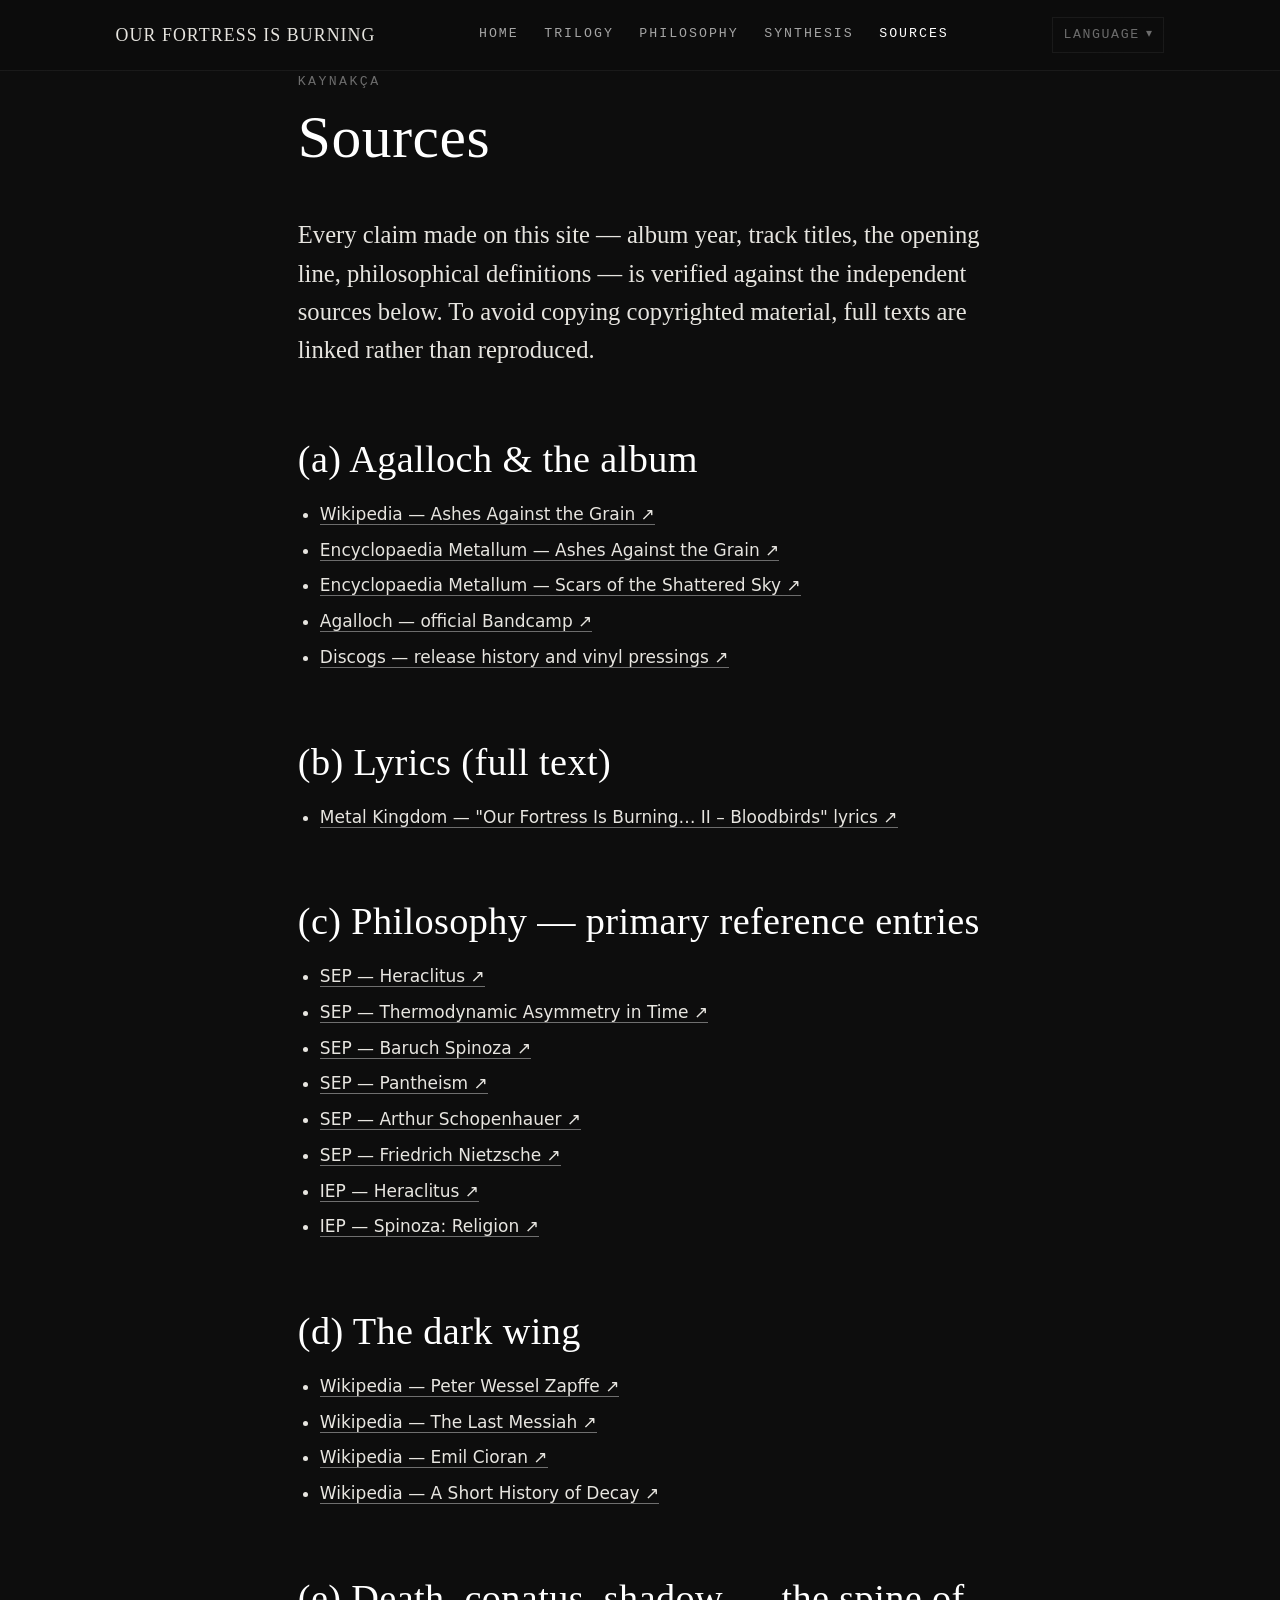
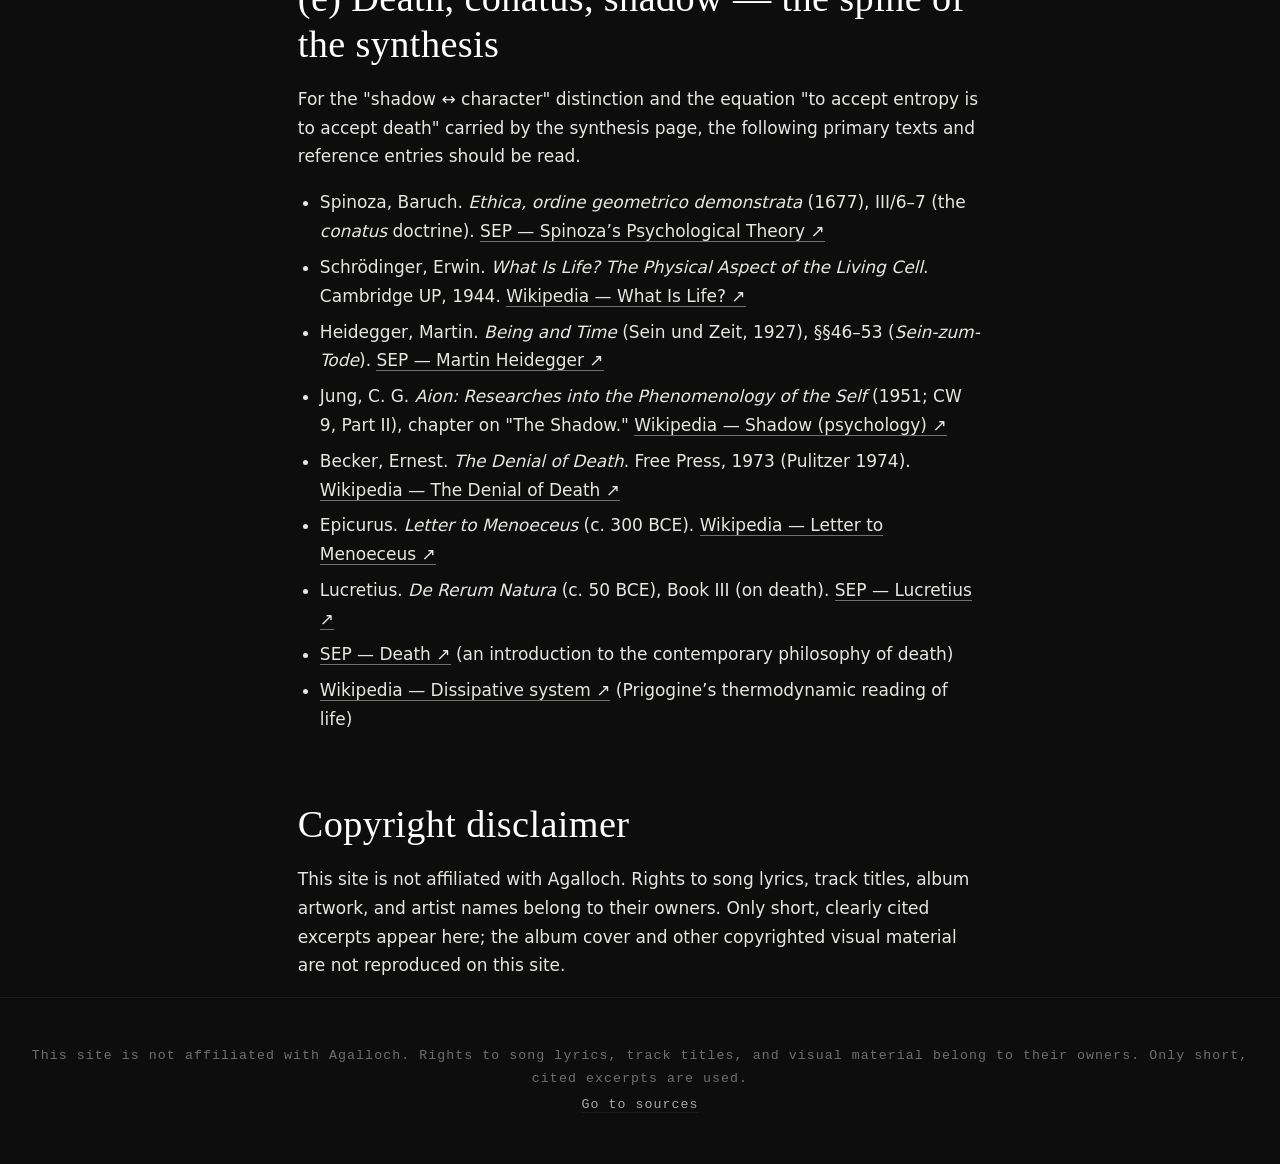
<file: kaynakca.html>
<!doctype html>
<html lang="tr">
<head>
  <meta charset="utf-8" />
  <meta name="viewport" content="width=device-width, initial-scale=1" />
  <meta name="color-scheme" content="dark" />
  <meta http-equiv="Content-Security-Policy" content="default-src 'self'; script-src 'self'; style-src 'self' 'unsafe-inline'; img-src 'self' data:; font-src 'self'; connect-src 'self'; frame-src https://open.spotify.com https://*.bandcamp.com; object-src 'none'; base-uri 'self'; form-action 'self'" />
  <meta name="referrer" content="strict-origin-when-cross-origin" />
  <meta name="description" content="Kaynakça: Agalloch/albüm, felsefe (SEP, IEP), inceleme ve lirik veritabanları." />
  <title>Kaynakça — Our Fortress Is Burning</title>
  <link rel="icon" type="image/svg+xml" href="assets/favicon.svg" />
  <link rel="stylesheet" href="assets/css/tokens.css" />
  <link rel="stylesheet" href="assets/css/main.css" />
</head>
<body>
  <header class="site-header">
    <nav class="nav" aria-label="Main">
      <a class="brand" href="index.html">Our Fortress Is Burning</a>
      <ul class="nav-links">
        <li><a href="index.html"    data-i18n="nav.home">Giriş</a></li>
        <li><a href="uclem.html"    data-i18n="nav.trilogy">Üçleme</a></li>
        <li><a href="felsefe.html"  data-i18n="nav.philosophy">Felsefe</a></li>
        <li><a href="sentez.html"   data-i18n="nav.synthesis">Sentez</a></li>
        <li><a href="kaynakca.html" data-i18n="nav.sources">Kaynakça</a></li>
      </ul>
      <div class="lang-switch">
        <button type="button" class="lang-toggle" aria-haspopup="true" aria-expanded="false" data-i18n="nav.lang.label">Dil</button>
        <ul class="lang-menu" role="menu" hidden>
          <li role="none"><button type="button" role="menuitemradio" aria-checked="false" data-lang="tr" lang="tr">Türkçe</button></li>
          <li role="none"><button type="button" role="menuitemradio" aria-checked="false" data-lang="en" lang="en">English</button></li>
          <li role="none"><button type="button" role="menuitemradio" aria-checked="false" data-lang="de" lang="de">Deutsch</button></li>
          <li role="none"><button type="button" role="menuitemradio" aria-checked="false" data-lang="fr" lang="fr">Français</button></li>
          <li role="none"><button type="button" role="menuitemradio" aria-checked="false" data-lang="es" lang="es">Español</button></li>
          <li role="none"><button type="button" role="menuitemradio" aria-checked="false" data-lang="ru" lang="ru">Русский</button></li>
          <li role="none"><button type="button" role="menuitemradio" aria-checked="false" data-lang="ja" lang="ja">日本語</button></li>
        </ul>
      </div>
    </nav>
  </header>

  <main class="container">
    <article class="page">
      <header>
        <p class="eyebrow">KAYNAKÇA</p>
        <h1 lang="tr" data-lang="tr">Kaynakça</h1>
        <h1 lang="en" data-lang="en" hidden>Sources</h1>
        <h1 lang="de" data-lang="de" hidden>Quellen</h1>
        <h1 lang="fr" data-lang="fr" hidden>Sources</h1>
        <h1 lang="es" data-lang="es" hidden>Fuentes</h1>
        <h1 lang="ru" data-lang="ru" hidden>Источники</h1>
        <h1 lang="ja" data-lang="ja" hidden>出典</h1>
      </header>

      <section lang="tr" data-lang="tr">
        <p class="lead">
          Sitedeki tüm iddialar — albümün yılı, parça başlıkları, sözün açılışı,
          felsefi tanımlar — aşağıdaki bağımsız kaynaklarla doğrulanmıştır.
          Hiçbir kaynak telifli içeriği tam metin olarak kopyalamamak için
          dış link olarak verilmiştir.
        </p>

        <h2>(a) Agalloch &amp; albüm</h2>
        <ul>
          <li><a href="https://en.wikipedia.org/wiki/Ashes_Against_the_Grain" target="_blank" rel="noopener noreferrer">Wikipedia — Ashes Against the Grain (resmî tracklist, etiket, tarihler) ↗</a></li>
          <li><a href="https://www.metal-archives.com/albums/Agalloch/Ashes_Against_the_Grain/532553" target="_blank" rel="noopener noreferrer">Encyclopaedia Metallum — Ashes Against the Grain ↗</a></li>
          <li><a href="https://www.metal-archives.com/albums/Agalloch/Scars_of_the_Shattered_Sky/583399" target="_blank" rel="noopener noreferrer">Encyclopaedia Metallum — Scars of the Shattered Sky ↗</a></li>
          <li><a href="https://agalloch.bandcamp.com/" target="_blank" rel="noopener noreferrer">Agalloch — resmî Bandcamp sayfası ↗</a></li>
          <li><a href="https://www.discogs.com/master/12394-Agalloch-Ashes-Against-The-Grain" target="_blank" rel="noopener noreferrer">Discogs — yayın geçmişi ve vinil baskıları ↗</a></li>
        </ul>

        <h2>(b) Söz (tam metin için)</h2>
        <ul>
          <li><a href="https://www.metalkingdom.net/lyrics-song/Agalloch-Our-Fortress-Is-Burning...-II-Bloodbirds-5532" target="_blank" rel="noopener noreferrer">Metal Kingdom — "Our Fortress Is Burning… II – Bloodbirds" sözleri ↗</a></li>
        </ul>

        <h2>(c) Felsefe — birincil giriş kaynakları</h2>
        <ul>
          <li><a href="https://plato.stanford.edu/entries/heraclitus/" target="_blank" rel="noopener noreferrer">SEP — Heraclitus ↗</a></li>
          <li><a href="https://plato.stanford.edu/entries/time-thermo/" target="_blank" rel="noopener noreferrer">SEP — Thermodynamic Asymmetry in Time ↗</a></li>
          <li><a href="https://plato.stanford.edu/entries/spinoza/" target="_blank" rel="noopener noreferrer">SEP — Baruch Spinoza ↗</a></li>
          <li><a href="https://plato.stanford.edu/entries/pantheism/" target="_blank" rel="noopener noreferrer">SEP — Pantheism ↗</a></li>
          <li><a href="https://plato.stanford.edu/entries/schopenhauer/" target="_blank" rel="noopener noreferrer">SEP — Arthur Schopenhauer ↗</a></li>
          <li><a href="https://plato.stanford.edu/entries/nietzsche/" target="_blank" rel="noopener noreferrer">SEP — Friedrich Nietzsche ↗</a></li>
          <li><a href="https://iep.utm.edu/heraclit/" target="_blank" rel="noopener noreferrer">IEP — Heraclitus ↗</a></li>
          <li><a href="https://iep.utm.edu/spinoza-religion/" target="_blank" rel="noopener noreferrer">IEP — Spinoza: Religion ↗</a></li>
        </ul>

        <h2>(d) Karanlık kanat</h2>
        <ul>
          <li><a href="https://en.wikipedia.org/wiki/Peter_Wessel_Zapffe" target="_blank" rel="noopener noreferrer">Wikipedia — Peter Wessel Zapffe ↗</a></li>
          <li><a href="https://en.wikipedia.org/wiki/The_Last_Messiah" target="_blank" rel="noopener noreferrer">Wikipedia — The Last Messiah ↗</a></li>
          <li><a href="https://en.wikipedia.org/wiki/Emil_Cioran" target="_blank" rel="noopener noreferrer">Wikipedia — Emil Cioran ↗</a></li>
          <li><a href="https://en.wikipedia.org/wiki/A_Short_History_of_Decay_(book)" target="_blank" rel="noopener noreferrer">Wikipedia — A Short History of Decay ↗</a></li>
        </ul>

        <h2>(e) Ölüm, conatus, gölge — sentezin omurgası</h2>
        <p>
          Sentez sayfasındaki "gölge ↔ karakter" ayrımı ve "entropiyi kabul
          etmek, ölümü kabul etmektir" denklemi için bu metinler ve giriş
          maddeleri okunmalıdır.
        </p>
        <ul>
          <li>Spinoza, Baruch. <em>Ethica, ordine geometrico demonstrata</em> (1677), III/6–7 (<em>conatus</em> doktrini).
            <a href="https://plato.stanford.edu/entries/spinoza-psychological/" target="_blank" rel="noopener noreferrer">SEP — Spinoza’s Psychological Theory ↗</a></li>
          <li>Schrödinger, Erwin. <em>What Is Life? The Physical Aspect of the Living Cell</em>. Cambridge UP, 1944. <a href="https://en.wikipedia.org/wiki/What_Is_Life%3F" target="_blank" rel="noopener noreferrer">Wikipedia — What Is Life? ↗</a></li>
          <li>Heidegger, Martin. <em>Sein und Zeit</em> (1927), §§46–53 (<em>Sein-zum-Tode</em>). <a href="https://plato.stanford.edu/entries/heidegger/" target="_blank" rel="noopener noreferrer">SEP — Martin Heidegger ↗</a></li>
          <li>Jung, C. G. <em>Aion: Researches into the Phenomenology of the Self</em> (1951; CW 9, Part II), "The Shadow" bölümü.
            <a href="https://en.wikipedia.org/wiki/Shadow_(psychology)" target="_blank" rel="noopener noreferrer">Wikipedia — Shadow (psychology) ↗</a></li>
          <li>Becker, Ernest. <em>The Denial of Death</em>. Free Press, 1973 (Pulitzer 1974). <a href="https://en.wikipedia.org/wiki/The_Denial_of_Death" target="_blank" rel="noopener noreferrer">Wikipedia — The Denial of Death ↗</a></li>
          <li>Epicurus. <em>Letter to Menoeceus</em> (yak. MÖ 300). <a href="https://en.wikipedia.org/wiki/Letter_to_Menoeceus" target="_blank" rel="noopener noreferrer">Wikipedia — Letter to Menoeceus ↗</a></li>
          <li>Lucretius. <em>De Rerum Natura</em> (yak. MÖ 50), III. Kitap (ölüm üzerine). <a href="https://plato.stanford.edu/entries/lucretius/" target="_blank" rel="noopener noreferrer">SEP — Lucretius ↗</a></li>
          <li><a href="https://plato.stanford.edu/entries/death/" target="_blank" rel="noopener noreferrer">SEP — Death ↗</a> (çağdaş ölüm felsefesine giriş)</li>
          <li><a href="https://en.wikipedia.org/wiki/Dissipative_system" target="_blank" rel="noopener noreferrer">Wikipedia — Dissipative system ↗</a> (Prigogine’nin canlıyı termodinamiksel okuması)</li>
        </ul>

        <h2>Telif feragati</h2>
        <p>
          Bu site Agalloch ile bağlı resmî bir kaynak değildir. Şarkı sözleri,
          parça adları, albüm görselleri ve sanatçı isimlerinin hakları sahiplerine
          aittir. Burada yalnızca kısa, açıkça kaynaklı alıntılar kullanılır;
          albüm kapağı veya başka telifli görseller siteye kopyalanmaz.
        </p>
      </section>

      <section lang="en" data-lang="en" hidden>
        <p class="lead">
          Every claim made on this site — album year, track titles, the opening
          line, philosophical definitions — is verified against the independent
          sources below. To avoid copying copyrighted material, full texts are
          linked rather than reproduced.
        </p>

        <h2>(a) Agalloch &amp; the album</h2>
        <ul>
          <li><a href="https://en.wikipedia.org/wiki/Ashes_Against_the_Grain" target="_blank" rel="noopener noreferrer">Wikipedia — Ashes Against the Grain ↗</a></li>
          <li><a href="https://www.metal-archives.com/albums/Agalloch/Ashes_Against_the_Grain/532553" target="_blank" rel="noopener noreferrer">Encyclopaedia Metallum — Ashes Against the Grain ↗</a></li>
          <li><a href="https://www.metal-archives.com/albums/Agalloch/Scars_of_the_Shattered_Sky/583399" target="_blank" rel="noopener noreferrer">Encyclopaedia Metallum — Scars of the Shattered Sky ↗</a></li>
          <li><a href="https://agalloch.bandcamp.com/" target="_blank" rel="noopener noreferrer">Agalloch — official Bandcamp ↗</a></li>
          <li><a href="https://www.discogs.com/master/12394-Agalloch-Ashes-Against-The-Grain" target="_blank" rel="noopener noreferrer">Discogs — release history and vinyl pressings ↗</a></li>
        </ul>

        <h2>(b) Lyrics (full text)</h2>
        <ul>
          <li><a href="https://www.metalkingdom.net/lyrics-song/Agalloch-Our-Fortress-Is-Burning...-II-Bloodbirds-5532" target="_blank" rel="noopener noreferrer">Metal Kingdom — "Our Fortress Is Burning… II – Bloodbirds" lyrics ↗</a></li>
        </ul>

        <h2>(c) Philosophy — primary reference entries</h2>
        <ul>
          <li><a href="https://plato.stanford.edu/entries/heraclitus/" target="_blank" rel="noopener noreferrer">SEP — Heraclitus ↗</a></li>
          <li><a href="https://plato.stanford.edu/entries/time-thermo/" target="_blank" rel="noopener noreferrer">SEP — Thermodynamic Asymmetry in Time ↗</a></li>
          <li><a href="https://plato.stanford.edu/entries/spinoza/" target="_blank" rel="noopener noreferrer">SEP — Baruch Spinoza ↗</a></li>
          <li><a href="https://plato.stanford.edu/entries/pantheism/" target="_blank" rel="noopener noreferrer">SEP — Pantheism ↗</a></li>
          <li><a href="https://plato.stanford.edu/entries/schopenhauer/" target="_blank" rel="noopener noreferrer">SEP — Arthur Schopenhauer ↗</a></li>
          <li><a href="https://plato.stanford.edu/entries/nietzsche/" target="_blank" rel="noopener noreferrer">SEP — Friedrich Nietzsche ↗</a></li>
          <li><a href="https://iep.utm.edu/heraclit/" target="_blank" rel="noopener noreferrer">IEP — Heraclitus ↗</a></li>
          <li><a href="https://iep.utm.edu/spinoza-religion/" target="_blank" rel="noopener noreferrer">IEP — Spinoza: Religion ↗</a></li>
        </ul>

        <h2>(d) The dark wing</h2>
        <ul>
          <li><a href="https://en.wikipedia.org/wiki/Peter_Wessel_Zapffe" target="_blank" rel="noopener noreferrer">Wikipedia — Peter Wessel Zapffe ↗</a></li>
          <li><a href="https://en.wikipedia.org/wiki/The_Last_Messiah" target="_blank" rel="noopener noreferrer">Wikipedia — The Last Messiah ↗</a></li>
          <li><a href="https://en.wikipedia.org/wiki/Emil_Cioran" target="_blank" rel="noopener noreferrer">Wikipedia — Emil Cioran ↗</a></li>
          <li><a href="https://en.wikipedia.org/wiki/A_Short_History_of_Decay_(book)" target="_blank" rel="noopener noreferrer">Wikipedia — A Short History of Decay ↗</a></li>
        </ul>

        <h2>(e) Death, conatus, shadow — the spine of the synthesis</h2>
        <p>
          For the "shadow ↔ character" distinction and the equation "to accept
          entropy is to accept death" carried by the synthesis page, the
          following primary texts and reference entries should be read.
        </p>
        <ul>
          <li>Spinoza, Baruch. <em>Ethica, ordine geometrico demonstrata</em> (1677), III/6–7 (the <em>conatus</em> doctrine).
            <a href="https://plato.stanford.edu/entries/spinoza-psychological/" target="_blank" rel="noopener noreferrer">SEP — Spinoza’s Psychological Theory ↗</a></li>
          <li>Schrödinger, Erwin. <em>What Is Life? The Physical Aspect of the Living Cell</em>. Cambridge UP, 1944. <a href="https://en.wikipedia.org/wiki/What_Is_Life%3F" target="_blank" rel="noopener noreferrer">Wikipedia — What Is Life? ↗</a></li>
          <li>Heidegger, Martin. <em>Being and Time</em> (Sein und Zeit, 1927), §§46–53 (<em>Sein-zum-Tode</em>). <a href="https://plato.stanford.edu/entries/heidegger/" target="_blank" rel="noopener noreferrer">SEP — Martin Heidegger ↗</a></li>
          <li>Jung, C. G. <em>Aion: Researches into the Phenomenology of the Self</em> (1951; CW 9, Part II), chapter on "The Shadow."
            <a href="https://en.wikipedia.org/wiki/Shadow_(psychology)" target="_blank" rel="noopener noreferrer">Wikipedia — Shadow (psychology) ↗</a></li>
          <li>Becker, Ernest. <em>The Denial of Death</em>. Free Press, 1973 (Pulitzer 1974). <a href="https://en.wikipedia.org/wiki/The_Denial_of_Death" target="_blank" rel="noopener noreferrer">Wikipedia — The Denial of Death ↗</a></li>
          <li>Epicurus. <em>Letter to Menoeceus</em> (c. 300 BCE). <a href="https://en.wikipedia.org/wiki/Letter_to_Menoeceus" target="_blank" rel="noopener noreferrer">Wikipedia — Letter to Menoeceus ↗</a></li>
          <li>Lucretius. <em>De Rerum Natura</em> (c. 50 BCE), Book III (on death). <a href="https://plato.stanford.edu/entries/lucretius/" target="_blank" rel="noopener noreferrer">SEP — Lucretius ↗</a></li>
          <li><a href="https://plato.stanford.edu/entries/death/" target="_blank" rel="noopener noreferrer">SEP — Death ↗</a> (an introduction to the contemporary philosophy of death)</li>
          <li><a href="https://en.wikipedia.org/wiki/Dissipative_system" target="_blank" rel="noopener noreferrer">Wikipedia — Dissipative system ↗</a> (Prigogine’s thermodynamic reading of life)</li>
        </ul>

        <h2>Copyright disclaimer</h2>
        <p>
          This site is not affiliated with Agalloch. Rights to song lyrics,
          track titles, album artwork, and artist names belong to their owners.
          Only short, clearly cited excerpts appear here; the album cover and
          other copyrighted visual material are not reproduced on this site.
        </p>
      </section>

      <section lang="de" data-lang="de" hidden>
        <p class="lead">
          Jede Behauptung auf dieser Seite — das Albumjahr, die Tracktitel, die
          Eröffnungszeile, philosophische Definitionen — ist anhand der untenstehenden
          unabhängigen Quellen überprüft. Um urheberrechtlich geschütztes Material nicht
          zu kopieren, werden vollständige Texte verlinkt statt wiedergegeben.
        </p>

        <h2>(a) Agalloch &amp; das Album</h2>
        <ul>
          <li><a href="https://en.wikipedia.org/wiki/Ashes_Against_the_Grain" target="_blank" rel="noopener noreferrer">Wikipedia — Ashes Against the Grain ↗</a></li>
          <li><a href="https://www.metal-archives.com/albums/Agalloch/Ashes_Against_the_Grain/532553" target="_blank" rel="noopener noreferrer">Encyclopaedia Metallum — Ashes Against the Grain ↗</a></li>
          <li><a href="https://www.metal-archives.com/albums/Agalloch/Scars_of_the_Shattered_Sky/583399" target="_blank" rel="noopener noreferrer">Encyclopaedia Metallum — Scars of the Shattered Sky ↗</a></li>
          <li><a href="https://agalloch.bandcamp.com/" target="_blank" rel="noopener noreferrer">Agalloch — offizielles Bandcamp ↗</a></li>
          <li><a href="https://www.discogs.com/master/12394-Agalloch-Ashes-Against-The-Grain" target="_blank" rel="noopener noreferrer">Discogs — Veröffentlichungsgeschichte und Vinyl-Pressungen ↗</a></li>
        </ul>

        <h2>(b) Songtext (Volltext)</h2>
        <ul>
          <li><a href="https://www.metalkingdom.net/lyrics-song/Agalloch-Our-Fortress-Is-Burning...-II-Bloodbirds-5532" target="_blank" rel="noopener noreferrer">Metal Kingdom — Songtext zu „Our Fortress Is Burning… II – Bloodbirds“ ↗</a></li>
        </ul>

        <h2>(c) Philosophie — primäre Nachschlageeinträge</h2>
        <ul>
          <li><a href="https://plato.stanford.edu/entries/heraclitus/" target="_blank" rel="noopener noreferrer">SEP — Heraclitus ↗</a></li>
          <li><a href="https://plato.stanford.edu/entries/time-thermo/" target="_blank" rel="noopener noreferrer">SEP — Thermodynamic Asymmetry in Time ↗</a></li>
          <li><a href="https://plato.stanford.edu/entries/spinoza/" target="_blank" rel="noopener noreferrer">SEP — Baruch Spinoza ↗</a></li>
          <li><a href="https://plato.stanford.edu/entries/pantheism/" target="_blank" rel="noopener noreferrer">SEP — Pantheism ↗</a></li>
          <li><a href="https://plato.stanford.edu/entries/schopenhauer/" target="_blank" rel="noopener noreferrer">SEP — Arthur Schopenhauer ↗</a></li>
          <li><a href="https://plato.stanford.edu/entries/nietzsche/" target="_blank" rel="noopener noreferrer">SEP — Friedrich Nietzsche ↗</a></li>
          <li><a href="https://iep.utm.edu/heraclit/" target="_blank" rel="noopener noreferrer">IEP — Heraclitus ↗</a></li>
          <li><a href="https://iep.utm.edu/spinoza-religion/" target="_blank" rel="noopener noreferrer">IEP — Spinoza: Religion ↗</a></li>
        </ul>

        <h2>(d) Der dunkle Flügel</h2>
        <ul>
          <li><a href="https://en.wikipedia.org/wiki/Peter_Wessel_Zapffe" target="_blank" rel="noopener noreferrer">Wikipedia — Peter Wessel Zapffe ↗</a></li>
          <li><a href="https://en.wikipedia.org/wiki/The_Last_Messiah" target="_blank" rel="noopener noreferrer">Wikipedia — The Last Messiah ↗</a></li>
          <li><a href="https://en.wikipedia.org/wiki/Emil_Cioran" target="_blank" rel="noopener noreferrer">Wikipedia — Emil Cioran ↗</a></li>
          <li><a href="https://en.wikipedia.org/wiki/A_Short_History_of_Decay_(book)" target="_blank" rel="noopener noreferrer">Wikipedia — A Short History of Decay ↗</a></li>
        </ul>

        <h2>(e) Tod, conatus, Schatten — das Rückgrat der Synthese</h2>
        <p>
          Für die Unterscheidung „Schatten ↔ Charakter“ und die von der Synthese-Seite
          getragene Gleichung „die Entropie anzunehmen heißt, den Tod anzunehmen“ sollten
          die folgenden Primärtexte und Nachschlageeinträge gelesen werden.
        </p>
        <ul>
          <li>Spinoza, Baruch. <em>Ethica, ordine geometrico demonstrata</em> (1677), III/6–7 (die <em>conatus</em>-Lehre).
            <a href="https://plato.stanford.edu/entries/spinoza-psychological/" target="_blank" rel="noopener noreferrer">SEP — Spinoza’s Psychological Theory ↗</a></li>
          <li>Schrödinger, Erwin. <em>What Is Life? The Physical Aspect of the Living Cell</em>. Cambridge UP, 1944. <a href="https://en.wikipedia.org/wiki/What_Is_Life%3F" target="_blank" rel="noopener noreferrer">Wikipedia — What Is Life? ↗</a></li>
          <li>Heidegger, Martin. <em>Sein und Zeit</em> (1927), §§46–53 (<em>Sein-zum-Tode</em>). <a href="https://plato.stanford.edu/entries/heidegger/" target="_blank" rel="noopener noreferrer">SEP — Martin Heidegger ↗</a></li>
          <li>Jung, C. G. <em>Aion: Researches into the Phenomenology of the Self</em> (1951; CW 9, Teil II), Kapitel über „Der Schatten“.
            <a href="https://en.wikipedia.org/wiki/Shadow_(psychology)" target="_blank" rel="noopener noreferrer">Wikipedia — Shadow (psychology) ↗</a></li>
          <li>Becker, Ernest. <em>The Denial of Death</em>. Free Press, 1973 (Pulitzer 1974). <a href="https://en.wikipedia.org/wiki/The_Denial_of_Death" target="_blank" rel="noopener noreferrer">Wikipedia — The Denial of Death ↗</a></li>
          <li>Epikur. <em>Brief an Menoikeus</em> (um 300 v. Chr.). <a href="https://en.wikipedia.org/wiki/Letter_to_Menoeceus" target="_blank" rel="noopener noreferrer">Wikipedia — Letter to Menoeceus ↗</a></li>
          <li>Lukrez. <em>De Rerum Natura</em> (um 50 v. Chr.), Buch III (über den Tod). <a href="https://plato.stanford.edu/entries/lucretius/" target="_blank" rel="noopener noreferrer">SEP — Lucretius ↗</a></li>
          <li><a href="https://plato.stanford.edu/entries/death/" target="_blank" rel="noopener noreferrer">SEP — Death ↗</a> (eine Einführung in die zeitgenössische Philosophie des Todes)</li>
          <li><a href="https://en.wikipedia.org/wiki/Dissipative_system" target="_blank" rel="noopener noreferrer">Wikipedia — Dissipative system ↗</a> (Prigogines thermodynamische Lesart des Lebendigen)</li>
        </ul>

        <h2>Urheberrechtlicher Hinweis</h2>
        <p>
          Diese Seite steht in keiner offiziellen Verbindung zu Agalloch. Die Rechte an
          Songtexten, Tracktiteln, Albumgrafiken und Künstlernamen liegen bei ihren
          Eigentümern. Hier erscheinen nur kurze, klar belegte Zitate; das Albumcover und
          anderes urheberrechtlich geschütztes Bildmaterial werden auf dieser Seite nicht
          wiedergegeben.
        </p>
      </section>

      <section lang="fr" data-lang="fr" hidden>
        <p class="lead">
          Toute affirmation faite sur ce site — l’année de l’album, les titres des
          morceaux, le premier vers, les définitions philosophiques — est vérifiée
          d’après les sources indépendantes ci-dessous. Pour éviter de copier du matériel
          protégé, les textes intégraux sont mis en lien plutôt que reproduits.
        </p>

        <h2>(a) Agalloch &amp; l’album</h2>
        <ul>
          <li><a href="https://en.wikipedia.org/wiki/Ashes_Against_the_Grain" target="_blank" rel="noopener noreferrer">Wikipedia — Ashes Against the Grain ↗</a></li>
          <li><a href="https://www.metal-archives.com/albums/Agalloch/Ashes_Against_the_Grain/532553" target="_blank" rel="noopener noreferrer">Encyclopaedia Metallum — Ashes Against the Grain ↗</a></li>
          <li><a href="https://www.metal-archives.com/albums/Agalloch/Scars_of_the_Shattered_Sky/583399" target="_blank" rel="noopener noreferrer">Encyclopaedia Metallum — Scars of the Shattered Sky ↗</a></li>
          <li><a href="https://agalloch.bandcamp.com/" target="_blank" rel="noopener noreferrer">Agalloch — Bandcamp officiel ↗</a></li>
          <li><a href="https://www.discogs.com/master/12394-Agalloch-Ashes-Against-The-Grain" target="_blank" rel="noopener noreferrer">Discogs — historique des éditions et pressages vinyle ↗</a></li>
        </ul>

        <h2>(b) Paroles (texte intégral)</h2>
        <ul>
          <li><a href="https://www.metalkingdom.net/lyrics-song/Agalloch-Our-Fortress-Is-Burning...-II-Bloodbirds-5532" target="_blank" rel="noopener noreferrer">Metal Kingdom — paroles de « Our Fortress Is Burning… II – Bloodbirds » ↗</a></li>
        </ul>

        <h2>(c) Philosophie — entrées de référence primaires</h2>
        <ul>
          <li><a href="https://plato.stanford.edu/entries/heraclitus/" target="_blank" rel="noopener noreferrer">SEP — Heraclitus ↗</a></li>
          <li><a href="https://plato.stanford.edu/entries/time-thermo/" target="_blank" rel="noopener noreferrer">SEP — Thermodynamic Asymmetry in Time ↗</a></li>
          <li><a href="https://plato.stanford.edu/entries/spinoza/" target="_blank" rel="noopener noreferrer">SEP — Baruch Spinoza ↗</a></li>
          <li><a href="https://plato.stanford.edu/entries/pantheism/" target="_blank" rel="noopener noreferrer">SEP — Pantheism ↗</a></li>
          <li><a href="https://plato.stanford.edu/entries/schopenhauer/" target="_blank" rel="noopener noreferrer">SEP — Arthur Schopenhauer ↗</a></li>
          <li><a href="https://plato.stanford.edu/entries/nietzsche/" target="_blank" rel="noopener noreferrer">SEP — Friedrich Nietzsche ↗</a></li>
          <li><a href="https://iep.utm.edu/heraclit/" target="_blank" rel="noopener noreferrer">IEP — Heraclitus ↗</a></li>
          <li><a href="https://iep.utm.edu/spinoza-religion/" target="_blank" rel="noopener noreferrer">IEP — Spinoza: Religion ↗</a></li>
        </ul>

        <h2>(d) L’aile sombre</h2>
        <ul>
          <li><a href="https://en.wikipedia.org/wiki/Peter_Wessel_Zapffe" target="_blank" rel="noopener noreferrer">Wikipedia — Peter Wessel Zapffe ↗</a></li>
          <li><a href="https://en.wikipedia.org/wiki/The_Last_Messiah" target="_blank" rel="noopener noreferrer">Wikipedia — The Last Messiah ↗</a></li>
          <li><a href="https://en.wikipedia.org/wiki/Emil_Cioran" target="_blank" rel="noopener noreferrer">Wikipedia — Emil Cioran ↗</a></li>
          <li><a href="https://en.wikipedia.org/wiki/A_Short_History_of_Decay_(book)" target="_blank" rel="noopener noreferrer">Wikipedia — A Short History of Decay ↗</a></li>
        </ul>

        <h2>(e) Mort, conatus, ombre — la colonne vertébrale de la synthèse</h2>
        <p>
          Pour la distinction « ombre ↔ caractère » et l’équation « accepter l’entropie,
          c’est accepter la mort » portée par la page de synthèse, il faut lire les textes
          primaires et les entrées de référence suivants.
        </p>
        <ul>
          <li>Spinoza, Baruch. <em>Ethica, ordine geometrico demonstrata</em> (1677), III/6–7 (la doctrine du <em>conatus</em>).
            <a href="https://plato.stanford.edu/entries/spinoza-psychological/" target="_blank" rel="noopener noreferrer">SEP — Spinoza’s Psychological Theory ↗</a></li>
          <li>Schrödinger, Erwin. <em>What Is Life? The Physical Aspect of the Living Cell</em>. Cambridge UP, 1944. <a href="https://en.wikipedia.org/wiki/What_Is_Life%3F" target="_blank" rel="noopener noreferrer">Wikipedia — What Is Life? ↗</a></li>
          <li>Heidegger, Martin. <em>Être et Temps</em> (Sein und Zeit, 1927), §§46–53 (<em>Sein-zum-Tode</em>). <a href="https://plato.stanford.edu/entries/heidegger/" target="_blank" rel="noopener noreferrer">SEP — Martin Heidegger ↗</a></li>
          <li>Jung, C. G. <em>Aion: Researches into the Phenomenology of the Self</em> (1951 ; CW 9, partie II), chapitre sur « L’ombre ».
            <a href="https://en.wikipedia.org/wiki/Shadow_(psychology)" target="_blank" rel="noopener noreferrer">Wikipedia — Shadow (psychology) ↗</a></li>
          <li>Becker, Ernest. <em>The Denial of Death</em>. Free Press, 1973 (Pulitzer 1974). <a href="https://en.wikipedia.org/wiki/The_Denial_of_Death" target="_blank" rel="noopener noreferrer">Wikipedia — The Denial of Death ↗</a></li>
          <li>Épicure. <em>Lettre à Ménécée</em> (v. 300 av. J.-C.). <a href="https://en.wikipedia.org/wiki/Letter_to_Menoeceus" target="_blank" rel="noopener noreferrer">Wikipedia — Letter to Menoeceus ↗</a></li>
          <li>Lucrèce. <em>De Rerum Natura</em> (v. 50 av. J.-C.), livre III (sur la mort). <a href="https://plato.stanford.edu/entries/lucretius/" target="_blank" rel="noopener noreferrer">SEP — Lucretius ↗</a></li>
          <li><a href="https://plato.stanford.edu/entries/death/" target="_blank" rel="noopener noreferrer">SEP — Death ↗</a> (une introduction à la philosophie contemporaine de la mort)</li>
          <li><a href="https://en.wikipedia.org/wiki/Dissipative_system" target="_blank" rel="noopener noreferrer">Wikipedia — Dissipative system ↗</a> (la lecture thermodynamique du vivant par Prigogine)</li>
        </ul>

        <h2>Avis de droits d’auteur</h2>
        <p>
          Ce site n’est pas affilié à Agalloch. Les droits sur les paroles, les titres
          des morceaux, les pochettes et les noms d’artistes appartiennent à leurs
          propriétaires. Seules de courtes citations clairement sourcées y figurent ; la
          pochette de l’album et tout autre matériel visuel protégé ne sont pas reproduits
          sur ce site.
        </p>
      </section>

      <section lang="es" data-lang="es" hidden>
        <p class="lead">
          Toda afirmación hecha en este sitio — el año del álbum, los títulos de los
          temas, el primer verso, las definiciones filosóficas — está verificada con las
          fuentes independientes de abajo. Para no copiar material protegido, los textos
          completos se enlazan en lugar de reproducirse.
        </p>

        <h2>(a) Agalloch &amp; el álbum</h2>
        <ul>
          <li><a href="https://en.wikipedia.org/wiki/Ashes_Against_the_Grain" target="_blank" rel="noopener noreferrer">Wikipedia — Ashes Against the Grain ↗</a></li>
          <li><a href="https://www.metal-archives.com/albums/Agalloch/Ashes_Against_the_Grain/532553" target="_blank" rel="noopener noreferrer">Encyclopaedia Metallum — Ashes Against the Grain ↗</a></li>
          <li><a href="https://www.metal-archives.com/albums/Agalloch/Scars_of_the_Shattered_Sky/583399" target="_blank" rel="noopener noreferrer">Encyclopaedia Metallum — Scars of the Shattered Sky ↗</a></li>
          <li><a href="https://agalloch.bandcamp.com/" target="_blank" rel="noopener noreferrer">Agalloch — Bandcamp oficial ↗</a></li>
          <li><a href="https://www.discogs.com/master/12394-Agalloch-Ashes-Against-The-Grain" target="_blank" rel="noopener noreferrer">Discogs — historial de ediciones y prensajes en vinilo ↗</a></li>
        </ul>

        <h2>(b) Letra (texto completo)</h2>
        <ul>
          <li><a href="https://www.metalkingdom.net/lyrics-song/Agalloch-Our-Fortress-Is-Burning...-II-Bloodbirds-5532" target="_blank" rel="noopener noreferrer">Metal Kingdom — letra de «Our Fortress Is Burning… II – Bloodbirds» ↗</a></li>
        </ul>

        <h2>(c) Filosofía — entradas de referencia primarias</h2>
        <ul>
          <li><a href="https://plato.stanford.edu/entries/heraclitus/" target="_blank" rel="noopener noreferrer">SEP — Heraclitus ↗</a></li>
          <li><a href="https://plato.stanford.edu/entries/time-thermo/" target="_blank" rel="noopener noreferrer">SEP — Thermodynamic Asymmetry in Time ↗</a></li>
          <li><a href="https://plato.stanford.edu/entries/spinoza/" target="_blank" rel="noopener noreferrer">SEP — Baruch Spinoza ↗</a></li>
          <li><a href="https://plato.stanford.edu/entries/pantheism/" target="_blank" rel="noopener noreferrer">SEP — Pantheism ↗</a></li>
          <li><a href="https://plato.stanford.edu/entries/schopenhauer/" target="_blank" rel="noopener noreferrer">SEP — Arthur Schopenhauer ↗</a></li>
          <li><a href="https://plato.stanford.edu/entries/nietzsche/" target="_blank" rel="noopener noreferrer">SEP — Friedrich Nietzsche ↗</a></li>
          <li><a href="https://iep.utm.edu/heraclit/" target="_blank" rel="noopener noreferrer">IEP — Heraclitus ↗</a></li>
          <li><a href="https://iep.utm.edu/spinoza-religion/" target="_blank" rel="noopener noreferrer">IEP — Spinoza: Religion ↗</a></li>
        </ul>

        <h2>(d) El ala oscura</h2>
        <ul>
          <li><a href="https://en.wikipedia.org/wiki/Peter_Wessel_Zapffe" target="_blank" rel="noopener noreferrer">Wikipedia — Peter Wessel Zapffe ↗</a></li>
          <li><a href="https://en.wikipedia.org/wiki/The_Last_Messiah" target="_blank" rel="noopener noreferrer">Wikipedia — The Last Messiah ↗</a></li>
          <li><a href="https://en.wikipedia.org/wiki/Emil_Cioran" target="_blank" rel="noopener noreferrer">Wikipedia — Emil Cioran ↗</a></li>
          <li><a href="https://en.wikipedia.org/wiki/A_Short_History_of_Decay_(book)" target="_blank" rel="noopener noreferrer">Wikipedia — A Short History of Decay ↗</a></li>
        </ul>

        <h2>(e) Muerte, conatus, sombra — la columna vertebral de la síntesis</h2>
        <p>
          Para la distinción «sombra ↔ carácter» y la ecuación «aceptar la entropía es
          aceptar la muerte» que porta la página de síntesis, conviene leer los siguientes
          textos primarios y entradas de referencia.
        </p>
        <ul>
          <li>Spinoza, Baruch. <em>Ethica, ordine geometrico demonstrata</em> (1677), III/6–7 (la doctrina del <em>conatus</em>).
            <a href="https://plato.stanford.edu/entries/spinoza-psychological/" target="_blank" rel="noopener noreferrer">SEP — Spinoza’s Psychological Theory ↗</a></li>
          <li>Schrödinger, Erwin. <em>What Is Life? The Physical Aspect of the Living Cell</em>. Cambridge UP, 1944. <a href="https://en.wikipedia.org/wiki/What_Is_Life%3F" target="_blank" rel="noopener noreferrer">Wikipedia — What Is Life? ↗</a></li>
          <li>Heidegger, Martin. <em>Ser y tiempo</em> (Sein und Zeit, 1927), §§46–53 (<em>Sein-zum-Tode</em>). <a href="https://plato.stanford.edu/entries/heidegger/" target="_blank" rel="noopener noreferrer">SEP — Martin Heidegger ↗</a></li>
          <li>Jung, C. G. <em>Aion: Researches into the Phenomenology of the Self</em> (1951; CW 9, parte II), capítulo sobre «La sombra».
            <a href="https://en.wikipedia.org/wiki/Shadow_(psychology)" target="_blank" rel="noopener noreferrer">Wikipedia — Shadow (psychology) ↗</a></li>
          <li>Becker, Ernest. <em>The Denial of Death</em>. Free Press, 1973 (Pulitzer 1974). <a href="https://en.wikipedia.org/wiki/The_Denial_of_Death" target="_blank" rel="noopener noreferrer">Wikipedia — The Denial of Death ↗</a></li>
          <li>Epicuro. <em>Carta a Meneceo</em> (h. 300 a. C.). <a href="https://en.wikipedia.org/wiki/Letter_to_Menoeceus" target="_blank" rel="noopener noreferrer">Wikipedia — Letter to Menoeceus ↗</a></li>
          <li>Lucrecio. <em>De Rerum Natura</em> (h. 50 a. C.), libro III (sobre la muerte). <a href="https://plato.stanford.edu/entries/lucretius/" target="_blank" rel="noopener noreferrer">SEP — Lucretius ↗</a></li>
          <li><a href="https://plato.stanford.edu/entries/death/" target="_blank" rel="noopener noreferrer">SEP — Death ↗</a> (una introducción a la filosofía contemporánea de la muerte)</li>
          <li><a href="https://en.wikipedia.org/wiki/Dissipative_system" target="_blank" rel="noopener noreferrer">Wikipedia — Dissipative system ↗</a> (la lectura termodinámica de lo vivo de Prigogine)</li>
        </ul>

        <h2>Aviso de derechos de autor</h2>
        <p>
          Este sitio no está afiliado a Agalloch. Los derechos de las letras, los títulos
          de las canciones, las portadas y los nombres de artistas pertenecen a sus
          propietarios. Aquí solo aparecen citas breves y claramente referenciadas; la
          portada del álbum y otro material visual protegido no se reproducen en este
          sitio.
        </p>
      </section>

      <section lang="ru" data-lang="ru" hidden>
        <p class="lead">
          Каждое утверждение на этом сайте — год альбома, названия треков, первая строка,
          философские определения — проверено по независимым источникам ниже. Чтобы не
          копировать защищённый материал, полные тексты даны ссылками, а не воспроизведены.
        </p>

        <h2>(a) Agalloch &amp; альбом</h2>
        <ul>
          <li><a href="https://en.wikipedia.org/wiki/Ashes_Against_the_Grain" target="_blank" rel="noopener noreferrer">Wikipedia — Ashes Against the Grain ↗</a></li>
          <li><a href="https://www.metal-archives.com/albums/Agalloch/Ashes_Against_the_Grain/532553" target="_blank" rel="noopener noreferrer">Encyclopaedia Metallum — Ashes Against the Grain ↗</a></li>
          <li><a href="https://www.metal-archives.com/albums/Agalloch/Scars_of_the_Shattered_Sky/583399" target="_blank" rel="noopener noreferrer">Encyclopaedia Metallum — Scars of the Shattered Sky ↗</a></li>
          <li><a href="https://agalloch.bandcamp.com/" target="_blank" rel="noopener noreferrer">Agalloch — официальный Bandcamp ↗</a></li>
          <li><a href="https://www.discogs.com/master/12394-Agalloch-Ashes-Against-The-Grain" target="_blank" rel="noopener noreferrer">Discogs — история изданий и виниловых тиражей ↗</a></li>
        </ul>

        <h2>(b) Текст (полностью)</h2>
        <ul>
          <li><a href="https://www.metalkingdom.net/lyrics-song/Agalloch-Our-Fortress-Is-Burning...-II-Bloodbirds-5532" target="_blank" rel="noopener noreferrer">Metal Kingdom — текст «Our Fortress Is Burning… II – Bloodbirds» ↗</a></li>
        </ul>

        <h2>(c) Философия — первичные справочные статьи</h2>
        <ul>
          <li><a href="https://plato.stanford.edu/entries/heraclitus/" target="_blank" rel="noopener noreferrer">SEP — Heraclitus ↗</a></li>
          <li><a href="https://plato.stanford.edu/entries/time-thermo/" target="_blank" rel="noopener noreferrer">SEP — Thermodynamic Asymmetry in Time ↗</a></li>
          <li><a href="https://plato.stanford.edu/entries/spinoza/" target="_blank" rel="noopener noreferrer">SEP — Baruch Spinoza ↗</a></li>
          <li><a href="https://plato.stanford.edu/entries/pantheism/" target="_blank" rel="noopener noreferrer">SEP — Pantheism ↗</a></li>
          <li><a href="https://plato.stanford.edu/entries/schopenhauer/" target="_blank" rel="noopener noreferrer">SEP — Arthur Schopenhauer ↗</a></li>
          <li><a href="https://plato.stanford.edu/entries/nietzsche/" target="_blank" rel="noopener noreferrer">SEP — Friedrich Nietzsche ↗</a></li>
          <li><a href="https://iep.utm.edu/heraclit/" target="_blank" rel="noopener noreferrer">IEP — Heraclitus ↗</a></li>
          <li><a href="https://iep.utm.edu/spinoza-religion/" target="_blank" rel="noopener noreferrer">IEP — Spinoza: Religion ↗</a></li>
        </ul>

        <h2>(d) Тёмное крыло</h2>
        <ul>
          <li><a href="https://en.wikipedia.org/wiki/Peter_Wessel_Zapffe" target="_blank" rel="noopener noreferrer">Wikipedia — Peter Wessel Zapffe ↗</a></li>
          <li><a href="https://en.wikipedia.org/wiki/The_Last_Messiah" target="_blank" rel="noopener noreferrer">Wikipedia — The Last Messiah ↗</a></li>
          <li><a href="https://en.wikipedia.org/wiki/Emil_Cioran" target="_blank" rel="noopener noreferrer">Wikipedia — Emil Cioran ↗</a></li>
          <li><a href="https://en.wikipedia.org/wiki/A_Short_History_of_Decay_(book)" target="_blank" rel="noopener noreferrer">Wikipedia — A Short History of Decay ↗</a></li>
        </ul>

        <h2>(e) Смерть, conatus, тень — стержень синтеза</h2>
        <p>
          Для различения «тень ↔ характер» и уравнения «принять энтропию — значит принять
          смерть», которое несёт страница синтеза, следует прочесть следующие
          первоисточники и справочные статьи.
        </p>
        <ul>
          <li>Спиноза, Барух. <em>Ethica, ordine geometrico demonstrata</em> (1677), III/6–7 (учение о <em>conatus</em>).
            <a href="https://plato.stanford.edu/entries/spinoza-psychological/" target="_blank" rel="noopener noreferrer">SEP — Spinoza’s Psychological Theory ↗</a></li>
          <li>Шрёдингер, Эрвин. <em>What Is Life? The Physical Aspect of the Living Cell</em>. Cambridge UP, 1944. <a href="https://en.wikipedia.org/wiki/What_Is_Life%3F" target="_blank" rel="noopener noreferrer">Wikipedia — What Is Life? ↗</a></li>
          <li>Хайдеггер, Мартин. <em>Бытие и время</em> (Sein und Zeit, 1927), §§46–53 (<em>Sein-zum-Tode</em>). <a href="https://plato.stanford.edu/entries/heidegger/" target="_blank" rel="noopener noreferrer">SEP — Martin Heidegger ↗</a></li>
          <li>Юнг, К. Г. <em>Aion: Researches into the Phenomenology of the Self</em> (1951; CW 9, ч. II), глава «The Shadow».
            <a href="https://en.wikipedia.org/wiki/Shadow_(psychology)" target="_blank" rel="noopener noreferrer">Wikipedia — Shadow (psychology) ↗</a></li>
          <li>Беккер, Эрнест. <em>The Denial of Death</em>. Free Press, 1973 (Пулицер, 1974). <a href="https://en.wikipedia.org/wiki/The_Denial_of_Death" target="_blank" rel="noopener noreferrer">Wikipedia — The Denial of Death ↗</a></li>
          <li>Эпикур. <em>Письмо к Менекею</em> (ок. 300 до н. э.). <a href="https://en.wikipedia.org/wiki/Letter_to_Menoeceus" target="_blank" rel="noopener noreferrer">Wikipedia — Letter to Menoeceus ↗</a></li>
          <li>Лукреций. <em>De Rerum Natura</em> (ок. 50 до н. э.), книга III (о смерти). <a href="https://plato.stanford.edu/entries/lucretius/" target="_blank" rel="noopener noreferrer">SEP — Lucretius ↗</a></li>
          <li><a href="https://plato.stanford.edu/entries/death/" target="_blank" rel="noopener noreferrer">SEP — Death ↗</a> (введение в современную философию смерти)</li>
          <li><a href="https://en.wikipedia.org/wiki/Dissipative_system" target="_blank" rel="noopener noreferrer">Wikipedia — Dissipative system ↗</a> (термодинамическое прочтение живого у Пригожина)</li>
        </ul>

        <h2>Отказ от прав</h2>
        <p>
          Этот сайт официально не связан с Agalloch. Права на тексты песен, названия
          треков, обложки альбомов и имена исполнителей принадлежат их владельцам. Здесь
          приводятся только короткие, явно атрибутированные цитаты; обложка альбома и иные
          защищённые авторским правом визуальные материалы на этом сайте не
          воспроизводятся.
        </p>
      </section>

      <section lang="ja" data-lang="ja" hidden>
        <p class="lead">
          本サイトのあらゆる主張——アルバムの年、曲名、冒頭の一行、哲学上の定義——は、下記の独立した
          出典で確認されている。著作権で保護された素材を複製しないため、全文は転載せずリンクで示して
          いる。
        </p>

        <h2>(a) Agalloch &amp; アルバム</h2>
        <ul>
          <li><a href="https://en.wikipedia.org/wiki/Ashes_Against_the_Grain" target="_blank" rel="noopener noreferrer">Wikipedia — Ashes Against the Grain ↗</a></li>
          <li><a href="https://www.metal-archives.com/albums/Agalloch/Ashes_Against_the_Grain/532553" target="_blank" rel="noopener noreferrer">Encyclopaedia Metallum — Ashes Against the Grain ↗</a></li>
          <li><a href="https://www.metal-archives.com/albums/Agalloch/Scars_of_the_Shattered_Sky/583399" target="_blank" rel="noopener noreferrer">Encyclopaedia Metallum — Scars of the Shattered Sky ↗</a></li>
          <li><a href="https://agalloch.bandcamp.com/" target="_blank" rel="noopener noreferrer">Agalloch — 公式 Bandcamp ↗</a></li>
          <li><a href="https://www.discogs.com/master/12394-Agalloch-Ashes-Against-The-Grain" target="_blank" rel="noopener noreferrer">Discogs — リリース履歴とヴァイナル盤 ↗</a></li>
        </ul>

        <h2>(b) 歌詞（全文）</h2>
        <ul>
          <li><a href="https://www.metalkingdom.net/lyrics-song/Agalloch-Our-Fortress-Is-Burning...-II-Bloodbirds-5532" target="_blank" rel="noopener noreferrer">Metal Kingdom —「Our Fortress Is Burning… II – Bloodbirds」歌詞 ↗</a></li>
        </ul>

        <h2>(c) 哲学——一次参照項目</h2>
        <ul>
          <li><a href="https://plato.stanford.edu/entries/heraclitus/" target="_blank" rel="noopener noreferrer">SEP — Heraclitus ↗</a></li>
          <li><a href="https://plato.stanford.edu/entries/time-thermo/" target="_blank" rel="noopener noreferrer">SEP — Thermodynamic Asymmetry in Time ↗</a></li>
          <li><a href="https://plato.stanford.edu/entries/spinoza/" target="_blank" rel="noopener noreferrer">SEP — Baruch Spinoza ↗</a></li>
          <li><a href="https://plato.stanford.edu/entries/pantheism/" target="_blank" rel="noopener noreferrer">SEP — Pantheism ↗</a></li>
          <li><a href="https://plato.stanford.edu/entries/schopenhauer/" target="_blank" rel="noopener noreferrer">SEP — Arthur Schopenhauer ↗</a></li>
          <li><a href="https://plato.stanford.edu/entries/nietzsche/" target="_blank" rel="noopener noreferrer">SEP — Friedrich Nietzsche ↗</a></li>
          <li><a href="https://iep.utm.edu/heraclit/" target="_blank" rel="noopener noreferrer">IEP — Heraclitus ↗</a></li>
          <li><a href="https://iep.utm.edu/spinoza-religion/" target="_blank" rel="noopener noreferrer">IEP — Spinoza: Religion ↗</a></li>
        </ul>

        <h2>(d) 暗い翼</h2>
        <ul>
          <li><a href="https://en.wikipedia.org/wiki/Peter_Wessel_Zapffe" target="_blank" rel="noopener noreferrer">Wikipedia — Peter Wessel Zapffe ↗</a></li>
          <li><a href="https://en.wikipedia.org/wiki/The_Last_Messiah" target="_blank" rel="noopener noreferrer">Wikipedia — The Last Messiah ↗</a></li>
          <li><a href="https://en.wikipedia.org/wiki/Emil_Cioran" target="_blank" rel="noopener noreferrer">Wikipedia — Emil Cioran ↗</a></li>
          <li><a href="https://en.wikipedia.org/wiki/A_Short_History_of_Decay_(book)" target="_blank" rel="noopener noreferrer">Wikipedia — A Short History of Decay ↗</a></li>
        </ul>

        <h2>(e) 死・conatus・影——統合の背骨</h2>
        <p>
          統合のページが担う「影 ↔ 性格」の区別と、「エントロピーを受け入れることは、死を受け入れる
          ことである」という等式のために、次の一次文献と参照項目を読まれたい。
        </p>
        <ul>
          <li>スピノザ、バルフ。<em>Ethica, ordine geometrico demonstrata</em>（1677）、III/6–7（<em>conatus</em> の説）。
            <a href="https://plato.stanford.edu/entries/spinoza-psychological/" target="_blank" rel="noopener noreferrer">SEP — Spinoza’s Psychological Theory ↗</a></li>
          <li>シュレーディンガー、エルヴィン。<em>What Is Life? The Physical Aspect of the Living Cell</em>. Cambridge UP, 1944。 <a href="https://en.wikipedia.org/wiki/What_Is_Life%3F" target="_blank" rel="noopener noreferrer">Wikipedia — What Is Life? ↗</a></li>
          <li>ハイデガー、マルティン。<em>存在と時間</em>（Sein und Zeit, 1927）、§§46–53（<em>Sein-zum-Tode</em>）。 <a href="https://plato.stanford.edu/entries/heidegger/" target="_blank" rel="noopener noreferrer">SEP — Martin Heidegger ↗</a></li>
          <li>ユング、C・G。<em>Aion: Researches into the Phenomenology of the Self</em>（1951；CW 9, 第II部）、「The Shadow」の章。
            <a href="https://en.wikipedia.org/wiki/Shadow_(psychology)" target="_blank" rel="noopener noreferrer">Wikipedia — Shadow (psychology) ↗</a></li>
          <li>ベッカー、アーネスト。<em>The Denial of Death</em>. Free Press, 1973（ピューリッツァー賞 1974）。 <a href="https://en.wikipedia.org/wiki/The_Denial_of_Death" target="_blank" rel="noopener noreferrer">Wikipedia — The Denial of Death ↗</a></li>
          <li>エピクロス。<em>メノイケウスへの手紙</em>（前300年ごろ）。 <a href="https://en.wikipedia.org/wiki/Letter_to_Menoeceus" target="_blank" rel="noopener noreferrer">Wikipedia — Letter to Menoeceus ↗</a></li>
          <li>ルクレティウス。<em>De Rerum Natura</em>（前50年ごろ）、第III巻（死について）。 <a href="https://plato.stanford.edu/entries/lucretius/" target="_blank" rel="noopener noreferrer">SEP — Lucretius ↗</a></li>
          <li><a href="https://plato.stanford.edu/entries/death/" target="_blank" rel="noopener noreferrer">SEP — Death ↗</a>（現代の死の哲学への入門）</li>
          <li><a href="https://en.wikipedia.org/wiki/Dissipative_system" target="_blank" rel="noopener noreferrer">Wikipedia — Dissipative system ↗</a>（プリゴジンによる生命の熱力学的な読み）</li>
        </ul>

        <h2>著作権についての免責</h2>
        <p>
          本サイトは Agalloch の公式サイトではありません。歌詞・曲名・アルバム画像・アーティスト名の
          権利は各権利者に帰属します。ここに掲げるのは、出典を明示した短い引用のみです。アルバムの
          ジャケットやその他の著作権で保護された画像は、本サイトには転載していません。
        </p>
      </section>
    </article>
  </main>

  <footer class="site-footer">
    <p data-i18n="footer.note">Bu site Agalloch ile bağlı resmî bir kaynak değildir.</p>
    <p><a href="kaynakca.html" data-i18n="footer.sources">Kaynakçaya git</a></p>
  </footer>

  <script src="assets/js/chrome.js"></script>
  <script src="assets/js/i18n.js"></script>
  <script src="assets/js/glossary.js"></script>
  <script src="assets/js/music-facade.js"></script>
  <script src="assets/js/grain.js"></script>
</body>
</html>
</file>
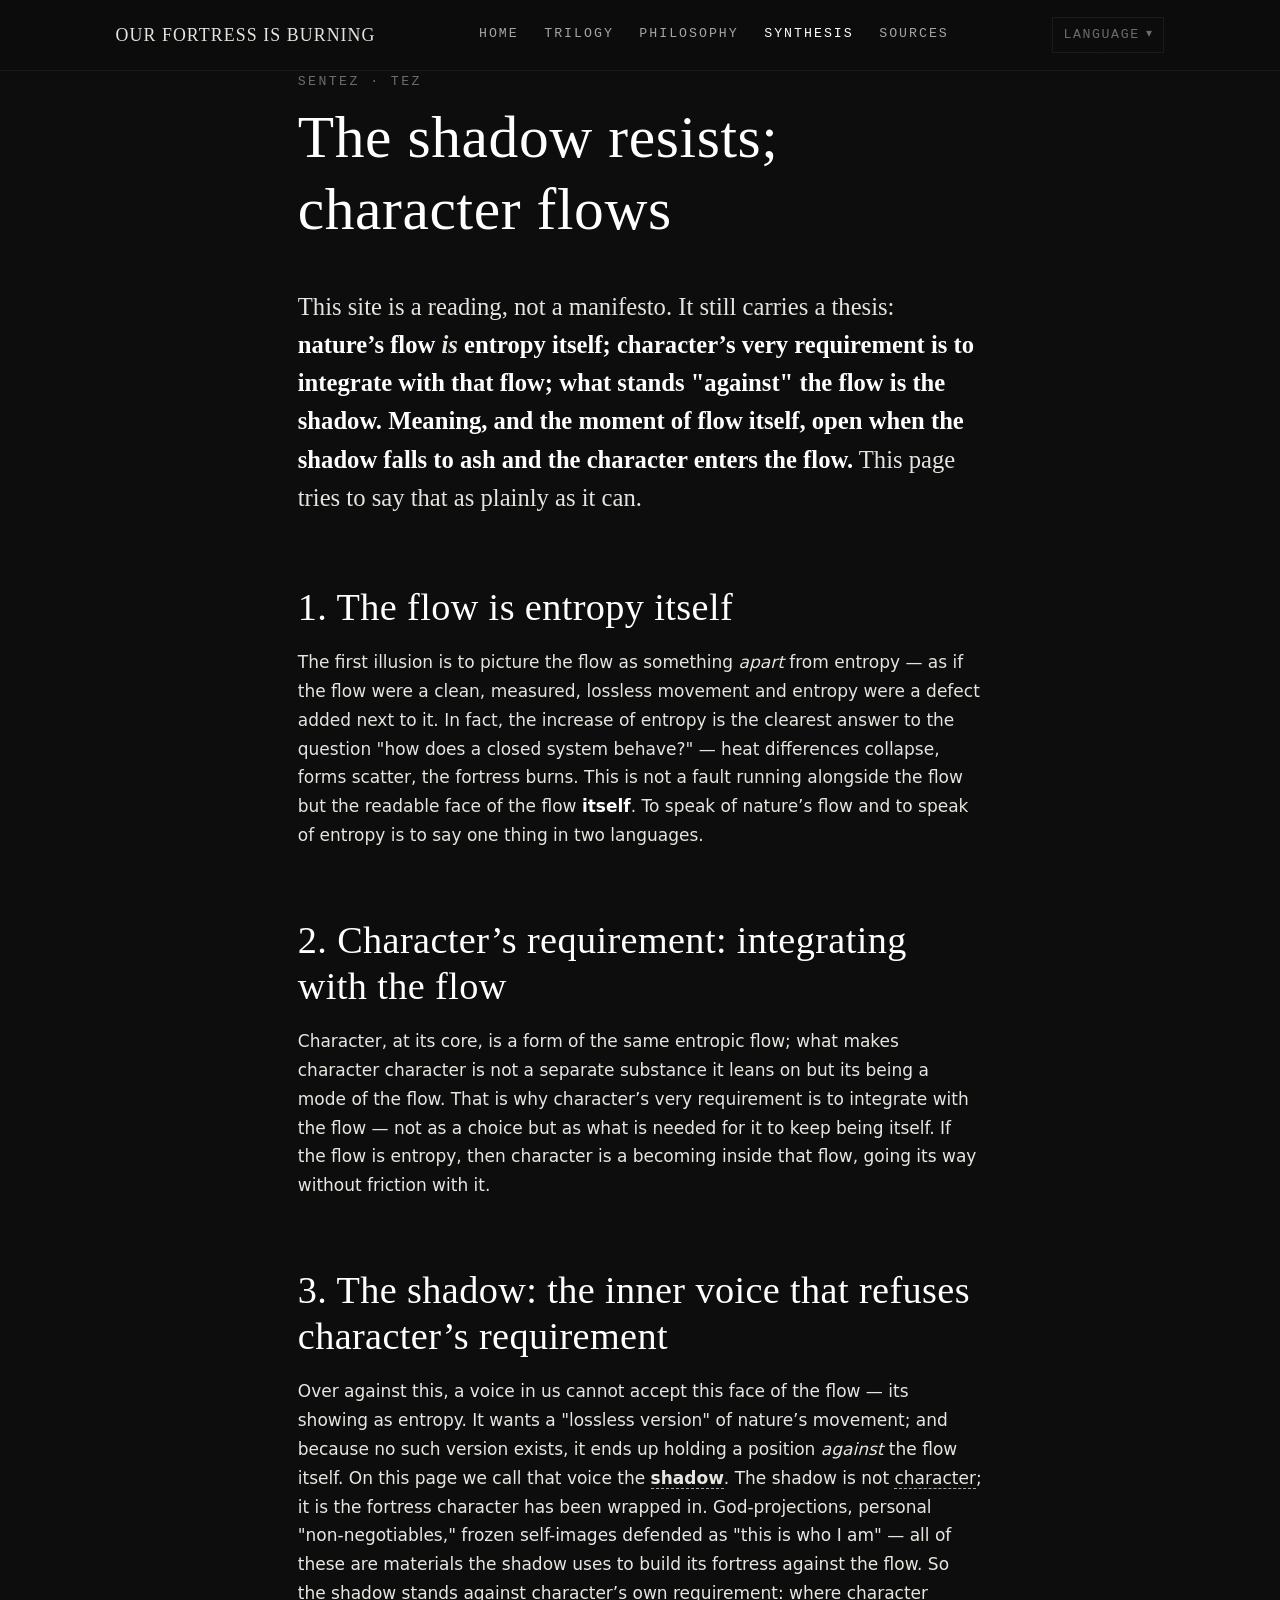
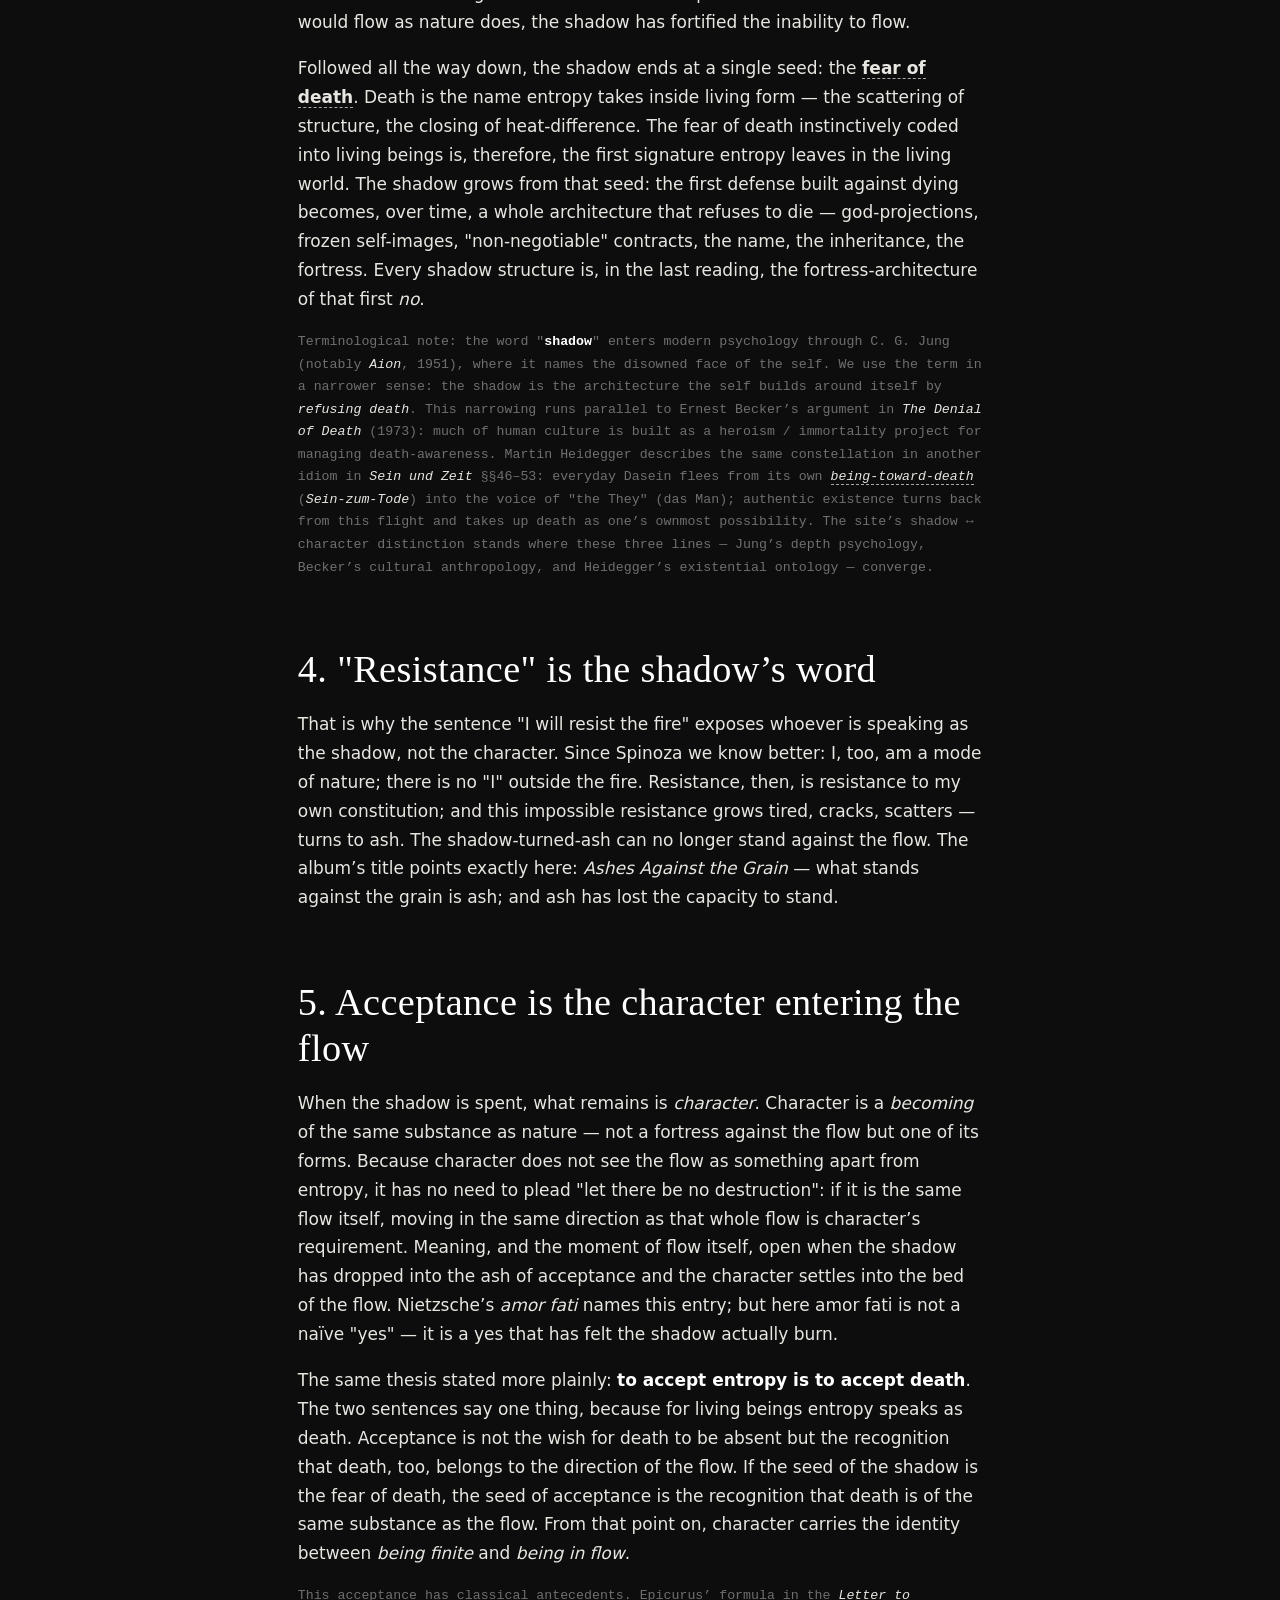
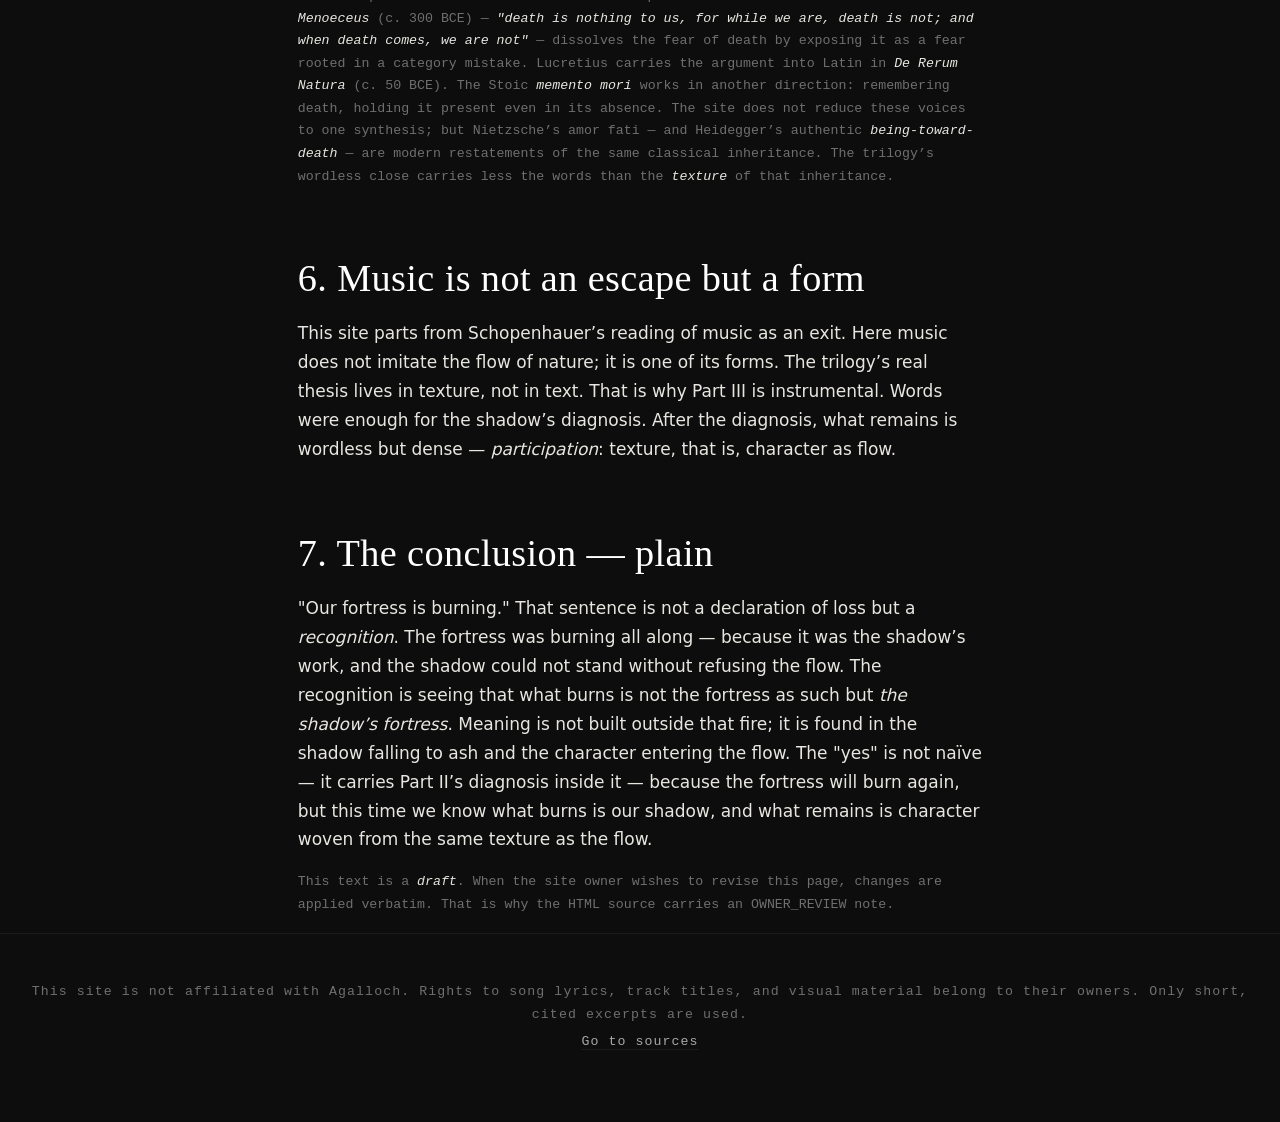
<file: sentez.html>
<!doctype html>
<html lang="tr">
<head>
  <meta charset="utf-8" />
  <meta name="viewport" content="width=device-width, initial-scale=1" />
  <meta name="color-scheme" content="dark" />
  <meta http-equiv="Content-Security-Policy" content="default-src 'self'; script-src 'self'; style-src 'self' 'unsafe-inline'; img-src 'self' data:; font-src 'self'; connect-src 'self'; frame-src https://open.spotify.com https://*.bandcamp.com; object-src 'none'; base-uri 'self'; form-action 'self'" />
  <meta name="referrer" content="strict-origin-when-cross-origin" />
  <meta name="description" content="Sitenin tezi: anlam kazanmak değil, entropiyle bütünleşmektir." />
  <title>Sentez — Our Fortress Is Burning</title>
  <link rel="icon" type="image/svg+xml" href="assets/favicon.svg" />
  <link rel="stylesheet" href="assets/css/tokens.css" />
  <link rel="stylesheet" href="assets/css/main.css" />
</head>
<body>
  <!-- OWNER_REVIEW: Bu sayfa taslak metindir. Site sahibi onayladığında kelimesi kelimesine güncellenir. -->
  <header class="site-header">
    <nav class="nav" aria-label="Main">
      <a class="brand" href="index.html">Our Fortress Is Burning</a>
      <ul class="nav-links">
        <li><a href="index.html"    data-i18n="nav.home">Giriş</a></li>
        <li><a href="uclem.html"    data-i18n="nav.trilogy">Üçleme</a></li>
        <li><a href="felsefe.html"  data-i18n="nav.philosophy">Felsefe</a></li>
        <li><a href="sentez.html"   data-i18n="nav.synthesis">Sentez</a></li>
        <li><a href="kaynakca.html" data-i18n="nav.sources">Kaynakça</a></li>
      </ul>
      <div class="lang-switch">
        <button type="button" class="lang-toggle" aria-haspopup="true" aria-expanded="false" data-i18n="nav.lang.label">Dil</button>
        <ul class="lang-menu" role="menu" hidden>
          <li role="none"><button type="button" role="menuitemradio" aria-checked="false" data-lang="tr" lang="tr">Türkçe</button></li>
          <li role="none"><button type="button" role="menuitemradio" aria-checked="false" data-lang="en" lang="en">English</button></li>
          <li role="none"><button type="button" role="menuitemradio" aria-checked="false" data-lang="de" lang="de">Deutsch</button></li>
          <li role="none"><button type="button" role="menuitemradio" aria-checked="false" data-lang="fr" lang="fr">Français</button></li>
          <li role="none"><button type="button" role="menuitemradio" aria-checked="false" data-lang="es" lang="es">Español</button></li>
          <li role="none"><button type="button" role="menuitemradio" aria-checked="false" data-lang="ru" lang="ru">Русский</button></li>
          <li role="none"><button type="button" role="menuitemradio" aria-checked="false" data-lang="ja" lang="ja">日本語</button></li>
        </ul>
      </div>
    </nav>
  </header>

  <main class="container intensity-ash">
    <article class="page">
      <header>
        <p class="eyebrow">SENTEZ · TEZ</p>
        <h1 lang="tr" data-lang="tr">Gölge direnir; karakter akar</h1>
        <h1 lang="en" data-lang="en" hidden>The shadow resists; character flows</h1>
        <h1 lang="de" data-lang="de" hidden>Der Schatten widersteht; der Charakter fließt</h1>
        <h1 lang="fr" data-lang="fr" hidden>L’ombre résiste ; le caractère s’écoule</h1>
        <h1 lang="es" data-lang="es" hidden>La sombra resiste; el carácter fluye</h1>
        <h1 lang="ru" data-lang="ru" hidden>Тень сопротивляется; характер течёт</h1>
        <h1 lang="ja" data-lang="ja" hidden>影は抗い、性格は流れる</h1>
      </header>

      <section lang="tr" data-lang="tr">
        <p class="lead">
          Bu site bir okuma denemesidir; bir manifesto değil. Yine de bir tez
          taşır: <strong>doğanın akışı entropinin kendisidir; karakterin
          icabı bu akışla bütünleşmektir; akışa "karşı" duran şey ise
          gölgedir. Asıl anlam ve akış anı, gölgenin küle dönüp karakterin
          akışa girmesiyle birlikte doğar.</strong> Bu sayfa o tezi mümkün
          olduğunca sade söylemeye çalışır.
        </p>

        <h2>1. Akış entropinin kendisidir</h2>
        <p>
          İlk yanılgı, akışı entropiden <em>ayrı</em> bir şey sanmaktır; sanki
          akış düzgün, ölçülü, kayıpsız bir hareket, entropi de onun yanına
          ekli bir kusurmuş gibi. Oysa entropinin artması, kapalı bir sistemin
          <em>nasıl davranır</em> sorusunun en açık cevabıdır: ısı farkları
          kapanır, biçimler dağılır, kale yanar. Bu, akışın yanında giden bir
          arıza değil, akışın <strong>kendisinin</strong> okunabilen yüzüdür.
          Doğanın akışından söz etmek ile entropiden söz etmek, aynı şeyi iki
          dilden söylemektir.
        </p>

        <h2>2. Karakterin icabı: akışla bütünleşmek</h2>
        <p>
          Karakter, kalbinde aynı entropik akışın bir biçimidir; karakteri
          karakter yapan, ondan ayrı bir töze yaslanması değil, akışın bir
          modu olmasıdır. Bu yüzden karakterin icabı, akışla bütünleşmektir
          — bunu seçmesi değil, kendisi olmaya devam etmesi için gereken
          şey budur. Akış entropiyse, karakter de o akışta bir oluştur ve
          oluşunu aksatmadan akışla aynı yönde gider.
        </p>

        <h2>3. Gölge: karakterin icabını reddeden iç ses</h2>
        <p>
          Buna karşılık içimizde bir ses, akışın bu yüzünü — yani entropi
          olarak görünüşünü — kabullenemez. Bu ses, doğanın akışından
          "kayıpsız bir versiyonunu" ister; ve böyle bir versiyon olmadığı
          için, ister istemez akışa <em>karşı</em> bir pozisyonda kalır. Bu
          sese bu sayfada <strong><span class="term" data-term="golge">gölge</span></strong> diyoruz. Gölge, <span class="term" data-term="karakter">karakter</span>in
          kendisi değildir; karakterin etrafına ördüğü kaledir. Tanrı
          projeksiyonları, kişisel "değiştirilemez" sözleşmeler, "ben buyum"
          diye savunulan donmuş öz-imgeler — hepsi gölgenin akışa karşı kale
          yapım malzemeleridir. Gölge böylece karakterin kendi icabına karşı
          durur: karakter doğa gereği akacakken, gölge akamayışı kale olarak
          inşa etmiştir.
        </p>
        <p>
          Bu gölgenin kökü tek bir tohuma kadar inilir: <strong><span class="term" data-term="olum-korkusu">ölüm korkusu</span></strong>. Ölüm, entropinin canlı formdaki adıdır — biçimin
          dağılması, ısı farkının kapanması. Canlılara içgüdüsel olarak
          kazınmış ölüm korkusu, bu yüzden entropinin canlı dünyada bıraktığı
          ilk imzadır. Gölge bu tohumdan büyür: ölmemek için kurulan ilk
          savunma, zamanla ölmeyi reddeden bir yapılar bütününe dönüşür —
          tanrı projeksiyonları, donmuş öz-imgeler, "değişmez" sözleşmeler,
          isim, miras, kale. Bütün gölge yapıları, son tahlilde, bu ilk
          <em>hayır</em>’ın kale mimarisidir.
        </p>
        <p class="footnote">
          Terimsel not: "<strong>gölge</strong>" sözcüğü modern psikolojiye
          C. G. Jung’dan (özellikle <em>Aion</em>, 1951) geçmiştir; Jung’da
          gölge öncelikle benliğin reddettiği kendi yüzüdür. Burada terimi
          daha dar bir anlamda kullanıyoruz: gölge, benliğin <em>ölümü
          reddederek</em> kendi etrafına ördüğü mimaridir. Bu daraltma,
          Ernest Becker’ın <em>The Denial of Death</em> (1973) eserindeki
          ana iddiayla aynı hatta durur: insan kültürünün büyük bir kısmı
          ölüm-bilinciyle baş etmek için kurulmuş bir kahramanlık /
          ölümsüzlük projesidir. Martin Heidegger ise <em>Sein und Zeit</em>
          §46–53’te aynı durumu farklı bir dilden tarif eder: gündelik
          Dasein, kendi <em><span class="term" data-term="olume-dogru-varlik">ölüme-doğru-varlığı</span></em>ndan
          (<em>Sein-zum-Tode</em>) "el"in (das Man) sesiyle kaçar; otantik
          varoluş, bu kaçıştan dönüp ölümü kendi en kendine ait imkânı
          olarak üstlenir. Sitenin "gölge ↔ karakter" ayrımı, bu üç hattın
          (Jung’un derinlik psikolojisi, Becker’ın kültür antropolojisi,
          Heidegger’ın varoluşçu ontolojisi) ortaklaştığı yerde durur.
        </p>

        <h2>4. "Direnmek" gölgenin sözüdür</h2>
        <p>
          Bu yüzden "yangına direneceğim" cümlesi, kim konuşuyorsa onun
          karakter değil <em>gölge</em> olduğunu açığa çıkarır. Spinoza’dan
          beri biliyoruz ki ben de doğanın bir modusuyum; yangının dışında
          bir "ben" yok. O yüzden direniş, kendi tözüme direniştir; ve bu
          imkânsız direniş yorulur, çatlar, dağılır — küle döner. Küle
          dönmüş gölge artık akışa karşı duramaz. Albümün başlığı tam buna
          işaret eder: <em>Ashes Against the Grain</em> — akışa karşı duran
          şey küldür; ve kül, karşı koyma yetisini yitirmiştir.
        </p>

        <h2>5. Kabul, karakterin akışa girişidir</h2>
        <p>
          Gölge tükendiğinde geriye <em>karakter</em> kalır. Karakter, doğayla
          aynı tözden bir <em>oluş</em>tur; akışa karşı bir kale değil, akışın
          bir biçimidir. Karakter, akışı entropiden ayrı bir şeymiş gibi
          görmediği için, "yıkım olmasın" demeye de ihtiyaç duymaz: kendi de
          o aynı akışsa, akışın bütünüyle aynı yönde ilerlemek karakterin
          icabıdır. Asıl anlam ve akış anı, gölgenin kabulün ateşinde küle
          düşüp karakterin akışın yatağına oturmasıyla beraber doğar.
          Nietzsche’nin <em>amor fati</em>’si bu girişin adıdır; ama burada
          amor fati naif bir "evet" değil, gölgenin gerçekten yandığını fark
          etmiş bir evettir.
        </p>
        <p>
          Aynı tezin daha sade bir söylenişi şudur: <strong>entropiyi kabul
          etmek, ölümü kabul etmektir</strong>. İki cümle aynı şeyi söyler;
          çünkü entropi, canlı için, ölüm olarak konuşur. Kabul, ölümün
          olmaması dileği değil, ölümün de akışın yönüne ait olduğunu
          görmektir. Gölgenin tohumu ölüm korkusuysa, kabulün tohumu ölümün
          akışla aynı tözden olduğunu fark edişidir. Bu noktadan sonra
          karakter, sonlu olmak ile <em>akmakta olmak</em> arasındaki
          özdeşliği taşır.
        </p>
        <p class="footnote">
          Bu kabulün klasik öncülleri vardır. Epikuros’un Menoikeus’a Mektup’ta
          (yak. MÖ 300) verdiği formül — <em>“ölüm bize hiçbir şey değildir,
          çünkü biz varken o yoktur, o varken biz yokuz”</em> — ölüm korkusunu
          bir <em>kavram hatasından</em> türetilmiş bir korku olarak çözer.
          Lucretius bu argümanı <em>De Rerum Natura</em>’da (yak. MÖ 50)
          Roma diline taşır. Stoacılarda <em>memento mori</em>: ölümü
          unutmamak, onun yokluğunda bile var saymak. Site bu sesleri tek
          bir senteze indirgemez; ama Nietzsche’nin amor fati’si — ve
          Heidegger’ın otantik <em>ölüme-doğru-varlığı</em> — bu klasik
          mirasın modern dilde yeniden konuşulmasıdır. Üçleme’nin sessiz
          kapanışı, sözden çok bu mirasın <em>dokusunu</em> taşır.
        </p>

        <h2>6. Müzik bir kaçış değil, bir biçimdir</h2>
        <p>
          Bu site, Schopenhauer’un müziği bir kaçış sayan okuyuşundan ayrılır.
          Müzik burada doğanın akışını taklit etmez; o akışın bir biçimidir.
          Üçlemenin gerçek tezi söze değil, dokuya konur. Bu yüzden Bölüm III
          enstrümantaldir. Söz, gölgenin teşhisine yetti. Teşhis konulduğunda,
          geriye dilsiz ama yoğun bir <em>katılım</em> kalır: doku, yani akış
          olarak karakter.
        </p>

        <h2>7. Sonuç — sade</h2>
        <p>
          "Bizim kalemiz yanıyor." Bu cümle bir kayıp ilanı değildir; bir
          <em>fark ediş</em>tir. Kale baştan beri yanıyordu — çünkü kale
          gölgenin işiydi ve gölge yıkımı kabullenmeden duramazdı. Fark,
          yanan şeyin kale değil <em>gölgenin kalesi</em> olduğunu görmektir.
          Anlam, kale dışında kurulmaz; gölgenin küle düşmesinin ardından
          karakterin akışa girmesinde bulunur. Bu "evet" naif değildir —
          Bölüm II’nin teşhisini de içerir; çünkü kale yine yanacaktır, ama
          bu kez yananın gölgemiz olduğunu, ve geride kalan karakterin
          akışla aynı dokudan dokunduğunu biliyoruz.
        </p>

        <p class="footnote">
          Bu metin <em>taslak</em>tır. Site sahibi bu sayfayı düzenlemek
          istediğinde, değişiklikler kelimesi kelimesine uygulanır. Bu yüzden
          HTML kaynağında <code>OWNER_REVIEW</code> notu bulunur.
        </p>
      </section>

      <section lang="en" data-lang="en" hidden>
        <p class="lead">
          This site is a reading, not a manifesto. It still carries a thesis:
          <strong>nature’s flow <em>is</em> entropy itself; character’s very
          requirement is to integrate with that flow; what stands "against"
          the flow is the shadow. Meaning, and the moment of flow itself,
          open when the shadow falls to ash and the character enters the
          flow.</strong> This page tries to say that as plainly as it can.
        </p>

        <h2>1. The flow is entropy itself</h2>
        <p>
          The first illusion is to picture the flow as something <em>apart</em>
          from entropy — as if the flow were a clean, measured, lossless
          movement and entropy were a defect added next to it. In fact, the
          increase of entropy is the clearest answer to the question "how does
          a closed system behave?" — heat differences collapse, forms scatter,
          the fortress burns. This is not a fault running alongside the flow
          but the readable face of the flow <strong>itself</strong>. To speak
          of nature’s flow and to speak of entropy is to say one thing in two
          languages.
        </p>

        <h2>2. Character’s requirement: integrating with the flow</h2>
        <p>
          Character, at its core, is a form of the same entropic flow; what
          makes character character is not a separate substance it leans on
          but its being a mode of the flow. That is why character’s very
          requirement is to integrate with the flow — not as a choice but as
          what is needed for it to keep being itself. If the flow is entropy,
          then character is a becoming inside that flow, going its way without
          friction with it.
        </p>

        <h2>3. The shadow: the inner voice that refuses character’s requirement</h2>
        <p>
          Over against this, a voice in us cannot accept this face of the
          flow — its showing as entropy. It wants a "lossless version" of
          nature’s movement; and because no such version exists, it ends up
          holding a position <em>against</em> the flow itself. On this page
          we call that voice the <strong><span class="term" data-term="golge">shadow</span></strong>. The shadow is not
          <span class="term" data-term="karakter">character</span>; it is the fortress character has been wrapped in.
          God-projections, personal "non-negotiables," frozen self-images
          defended as "this is who I am" — all of these are materials the
          shadow uses to build its fortress against the flow. So the shadow
          stands against character’s own requirement: where character would
          flow as nature does, the shadow has fortified the inability to flow.
        </p>
        <p>
          Followed all the way down, the shadow ends at a single seed: the
          <strong><span class="term" data-term="olum-korkusu">fear of death</span></strong>. Death is the name entropy takes
          inside living form — the scattering of structure, the closing of
          heat-difference. The fear of death instinctively coded into living
          beings is, therefore, the first signature entropy leaves in the
          living world. The shadow grows from that seed: the first defense
          built against dying becomes, over time, a whole architecture that
          refuses to die — god-projections, frozen self-images, "non-negotiable"
          contracts, the name, the inheritance, the fortress. Every shadow
          structure is, in the last reading, the fortress-architecture of
          that first <em>no</em>.
        </p>
        <p class="footnote">
          Terminological note: the word "<strong>shadow</strong>" enters
          modern psychology through C. G. Jung (notably <em>Aion</em>, 1951),
          where it names the disowned face of the self. We use the term in a
          narrower sense: the shadow is the architecture the self builds
          around itself by <em>refusing death</em>. This narrowing runs
          parallel to Ernest Becker’s argument in <em>The Denial of Death</em>
          (1973): much of human culture is built as a heroism / immortality
          project for managing death-awareness. Martin Heidegger describes
          the same constellation in another idiom in <em>Sein und Zeit</em>
          §§46–53: everyday Dasein flees from its own
          <em><span class="term" data-term="olume-dogru-varlik">being-toward-death</span></em> (<em>Sein-zum-Tode</em>) into the voice
          of "the They" (das Man); authentic existence turns back from this
          flight and takes up death as one’s ownmost possibility. The site’s
          shadow ↔ character distinction stands where these three lines —
          Jung’s depth psychology, Becker’s cultural anthropology, and
          Heidegger’s existential ontology — converge.
        </p>

        <h2>4. "Resistance" is the shadow’s word</h2>
        <p>
          That is why the sentence "I will resist the fire" exposes whoever is
          speaking as the shadow, not the character. Since Spinoza we know
          better: I, too, am a mode of nature; there is no "I" outside the
          fire. Resistance, then, is resistance to my own constitution; and
          this impossible resistance grows tired, cracks, scatters — turns to
          ash. The shadow-turned-ash can no longer stand against the flow. The
          album’s title points exactly here: <em>Ashes Against the Grain</em> —
          what stands against the grain is ash; and ash has lost the capacity
          to stand.
        </p>

        <h2>5. Acceptance is the character entering the flow</h2>
        <p>
          When the shadow is spent, what remains is <em>character</em>.
          Character is a <em>becoming</em> of the same substance as nature —
          not a fortress against the flow but one of its forms. Because
          character does not see the flow as something apart from entropy, it
          has no need to plead "let there be no destruction": if it is the
          same flow itself, moving in the same direction as that whole flow
          is character’s requirement. Meaning, and the moment of flow itself,
          open when the shadow has dropped into the ash of acceptance and the
          character settles into the bed of the flow. Nietzsche’s
          <em>amor fati</em> names this entry; but here amor fati is not a
          naïve "yes" — it is a yes that has felt the shadow actually burn.
        </p>
        <p>
          The same thesis stated more plainly: <strong>to accept entropy is to
          accept death</strong>. The two sentences say one thing, because for
          living beings entropy speaks as death. Acceptance is not the wish
          for death to be absent but the recognition that death, too, belongs
          to the direction of the flow. If the seed of the shadow is the fear
          of death, the seed of acceptance is the recognition that death is
          of the same substance as the flow. From that point on, character
          carries the identity between <em>being finite</em> and
          <em>being in flow</em>.
        </p>
        <p class="footnote">
          This acceptance has classical antecedents. Epicurus’ formula in the
          <em>Letter to Menoeceus</em> (c. 300 BCE) — <em>"death is nothing
          to us, for while we are, death is not; and when death comes, we
          are not"</em> — dissolves the fear of death by exposing it as a
          fear rooted in a category mistake. Lucretius carries the argument
          into Latin in <em>De Rerum Natura</em> (c. 50 BCE). The Stoic
          <em>memento mori</em> works in another direction: remembering
          death, holding it present even in its absence. The site does not
          reduce these voices to one synthesis; but Nietzsche’s amor fati
          — and Heidegger’s authentic <em>being-toward-death</em> — are
          modern restatements of the same classical inheritance. The
          trilogy’s wordless close carries less the words than the
          <em>texture</em> of that inheritance.
        </p>

        <h2>6. Music is not an escape but a form</h2>
        <p>
          This site parts from Schopenhauer’s reading of music as an exit.
          Here music does not imitate the flow of nature; it is one of its
          forms. The trilogy’s real thesis lives in texture, not in text. That
          is why Part III is instrumental. Words were enough for the shadow’s
          diagnosis. After the diagnosis, what remains is wordless but dense
          — <em>participation</em>: texture, that is, character as flow.
        </p>

        <h2>7. The conclusion — plain</h2>
        <p>
          "Our fortress is burning." That sentence is not a declaration of
          loss but a <em>recognition</em>. The fortress was burning all along
          — because it was the shadow’s work, and the shadow could not stand
          without refusing the flow. The recognition is seeing that what
          burns is not the fortress as such but <em>the shadow’s fortress</em>.
          Meaning is not built outside that fire; it is found in the shadow
          falling to ash and the character entering the flow. The "yes" is
          not naïve — it carries Part II’s diagnosis inside it — because the
          fortress will burn again, but this time we know what burns is our
          shadow, and what remains is character woven from the same texture
          as the flow.
        </p>

        <p class="footnote">
          This text is a <em>draft</em>. When the site owner wishes to revise
          this page, changes are applied verbatim. That is why the HTML source
          carries an <code>OWNER_REVIEW</code> note.
        </p>
      </section>

      <section lang="de" data-lang="de" hidden>
        <p class="lead">
          Diese Seite ist eine Lesart, kein Manifest. Dennoch trägt sie eine These:
          <strong>Der Fluss der Natur <em>ist</em> die Entropie selbst; das eigentliche
          Erfordernis des Charakters ist es, mit diesem Fluss zu verschmelzen; was sich
          „gegen“ den Fluss stellt, ist der Schatten. Sinn und der Augenblick des
          Flusses selbst gehen auf, wenn der Schatten zu Asche fällt und der Charakter
          in den Fluss eintritt.</strong> Diese Seite versucht, das so schlicht wie
          möglich zu sagen.
        </p>

        <h2>1. Der Fluss ist die Entropie selbst</h2>
        <p>
          Die erste Illusion ist es, sich den Fluss als etwas <em>Getrenntes</em> von
          der Entropie vorzustellen — als wäre der Fluss eine saubere, maßvolle,
          verlustfreie Bewegung und die Entropie ein daneben hinzugefügter Defekt.
          Tatsächlich ist die Zunahme der Entropie die klarste Antwort auf die Frage
          „Wie verhält sich ein geschlossenes System?“ — Wärmeunterschiede brechen
          zusammen, Formen zerstreuen sich, die Festung brennt. Das ist kein Fehler, der
          neben dem Fluss herläuft, sondern das lesbare Antlitz des Flusses
          <strong>selbst</strong>. Vom Fluss der Natur zu sprechen und von der Entropie
          zu sprechen heißt, ein und dasselbe in zwei Sprachen zu sagen.
        </p>

        <h2>2. Das Erfordernis des Charakters: mit dem Fluss verschmelzen</h2>
        <p>
          Der Charakter ist im Kern eine Form desselben entropischen Flusses; was den
          Charakter zum Charakter macht, ist keine getrennte Substanz, auf die er sich
          stützt, sondern sein Sein als Modus des Flusses. Deshalb ist das eigentliche
          Erfordernis des Charakters, mit dem Fluss zu verschmelzen — nicht als Wahl,
          sondern als das, was nötig ist, damit er weiterhin er selbst ist. Wenn der
          Fluss Entropie ist, dann ist der Charakter ein Werden in diesem Fluss, das
          seinen Weg ohne Reibung mit ihm geht.
        </p>

        <h2>3. Der Schatten: die innere Stimme, die das Erfordernis des Charakters verweigert</h2>
        <p>
          Dem gegenüber kann eine Stimme in uns dieses Antlitz des Flusses — sein Zeigen
          als Entropie — nicht annehmen. Sie will eine „verlustfreie Version“ der
          Bewegung der Natur; und weil es keine solche Version gibt, hält sie am Ende
          eine Position <em>gegen</em> den Fluss selbst. Diese Stimme nennen wir auf
          dieser Seite den <strong><span class="term" data-term="golge">Schatten</span></strong>.
          Der Schatten ist nicht der
          <span class="term" data-term="karakter">Charakter</span>; er ist die Festung,
          in die der Charakter eingehüllt wurde. Gottesprojektionen, persönliche
          „Unverhandelbarkeiten“, eingefrorene Selbstbilder, verteidigt mit „so bin ich
          nun einmal“ — all das sind Materialien, die der Schatten benutzt, um seine
          Festung gegen den Fluss zu bauen. So stellt sich der Schatten gegen das eigene
          Erfordernis des Charakters: Wo der Charakter fließen würde, wie es die Natur
          tut, hat der Schatten das Nicht-fließen-Können befestigt.
        </p>
        <p>
          Bis ganz nach unten verfolgt, endet der Schatten bei einem einzigen Samen: der
          <strong><span class="term" data-term="olum-korkusu">Todesangst</span></strong>.
          Der Tod ist der Name, den die Entropie in der lebendigen Form annimmt — die
          Zerstreuung der Struktur, das Schließen des Wärmeunterschieds. Die den
          Lebewesen instinktiv eingeprägte Todesangst ist daher die erste Signatur, die
          die Entropie in der lebendigen Welt hinterlässt. Der Schatten wächst aus diesem
          Samen: Die erste gegen das Sterben errichtete Verteidigung wird mit der Zeit zu
          einer ganzen Architektur, die zu sterben verweigert — Gottesprojektionen,
          eingefrorene Selbstbilder, „unverhandelbare“ Verträge, der Name, das Erbe, die
          Festung. Jede Schattenstruktur ist, in der letzten Lesart, die
          Festungsarchitektur dieses ersten <em>Nein</em>.
        </p>
        <p class="footnote">
          Terminologische Anmerkung: Das Wort „<strong>Schatten</strong>“ tritt durch
          C. G. Jung in die moderne Psychologie ein (besonders <em>Aion</em>, 1951), wo
          es das verleugnete Antlitz des Selbst benennt. Wir verwenden den Begriff in
          einem engeren Sinn: Der Schatten ist die Architektur, die das Selbst um sich
          errichtet, indem es <em>den Tod verweigert</em>. Diese Verengung verläuft
          parallel zu Ernest Beckers Argument in <em>The Denial of Death</em> (1973): Ein
          Großteil der menschlichen Kultur ist als Heldentums- / Unsterblichkeitsprojekt
          zum Umgang mit dem Todesbewusstsein gebaut. Martin Heidegger beschreibt dieselbe
          Konstellation in einem anderen Idiom in <em>Sein und Zeit</em> §§46–53: Das
          alltägliche Dasein flieht aus seinem eigenen
          <em><span class="term" data-term="olume-dogru-varlik">Sein-zum-Tode</span></em>
          in die Stimme „des Man“ (das Man); die eigentliche Existenz kehrt aus dieser
          Flucht zurück und nimmt den Tod als ihre eigenste Möglichkeit auf sich. Die
          Unterscheidung Schatten ↔ Charakter der Seite steht dort, wo diese drei Linien —
          Jungs Tiefenpsychologie, Beckers Kulturanthropologie und Heideggers existenziale
          Ontologie — zusammenlaufen.
        </p>

        <h2>4. „Widerstand“ ist das Wort des Schattens</h2>
        <p>
          Deshalb entlarvt der Satz „Ich werde dem Feuer widerstehen“ denjenigen, der
          spricht, als den Schatten, nicht als den Charakter. Seit Spinoza wissen wir es
          besser: Auch ich bin ein Modus der Natur; es gibt kein „Ich“ außerhalb des
          Feuers. Widerstand ist also Widerstand gegen meine eigene Verfassung; und
          dieser unmögliche Widerstand wird müde, bricht, zerstreut sich — wird zu Asche.
          Der zu Asche gewordene Schatten kann sich dem Fluss nicht mehr entgegenstellen.
          Der Titel des Albums weist genau hierhin: <em>Ashes Against the Grain</em> — was
          sich gegen die Maserung stellt, ist Asche; und Asche hat die Fähigkeit
          verloren, sich zu stellen.
        </p>

        <h2>5. Die Annahme ist der Eintritt des Charakters in den Fluss</h2>
        <p>
          Wenn der Schatten verbraucht ist, bleibt der <em>Charakter</em>. Der Charakter
          ist ein <em>Werden</em> aus derselben Substanz wie die Natur — keine Festung
          gegen den Fluss, sondern eine seiner Formen. Weil der Charakter den Fluss nicht
          als etwas von der Entropie Getrenntes sieht, braucht er nicht zu flehen „es
          möge keine Zerstörung geben“: Wenn er selbst derselbe Fluss ist, ist es das
          Erfordernis des Charakters, sich in dieselbe Richtung wie dieser ganze Fluss zu
          bewegen. Sinn und der Augenblick des Flusses selbst gehen auf, wenn der Schatten
          in die Asche der Annahme gefallen ist und der Charakter sich in das Bett des
          Flusses setzt. Nietzsches <em>amor fati</em> benennt diesen Eintritt; aber hier
          ist amor fati kein naives „Ja“ — es ist ein Ja, das den Schatten wirklich hat
          brennen fühlen.
        </p>
        <p>
          Dieselbe These schlichter gesagt: <strong>die Entropie anzunehmen heißt, den
          Tod anzunehmen</strong>. Die beiden Sätze sagen ein und dasselbe, denn für
          Lebewesen spricht die Entropie als Tod. Annahme ist nicht der Wunsch, der Tod
          möge ausbleiben, sondern das Erkennen, dass auch der Tod zur Richtung des
          Flusses gehört. Wenn der Same des Schattens die Todesangst ist, so ist der Same
          der Annahme das Erkennen, dass der Tod von derselben Substanz ist wie der Fluss.
          Von da an trägt der Charakter die Identität zwischen <em>Endlichsein</em> und
          <em>Im-Fluss-sein</em>.
        </p>
        <p class="footnote">
          Diese Annahme hat klassische Vorläufer. Epikurs Formel im <em>Brief an
          Menoikeus</em> (um 300 v. Chr.) — <em>„der Tod ist nichts für uns, denn solange
          wir sind, ist der Tod nicht; und wenn der Tod kommt, sind wir nicht“</em> — löst
          die Todesangst auf, indem sie sie als eine in einem Kategorienfehler wurzelnde
          Furcht entlarvt. Lukrez trägt das Argument in <em>De Rerum Natura</em> (um 50
          v. Chr.) ins Lateinische. Das stoische <em>memento mori</em> wirkt in eine
          andere Richtung: den Tod erinnern, ihn auch in seiner Abwesenheit gegenwärtig
          halten. Die Seite reduziert diese Stimmen nicht auf eine Synthese; aber
          Nietzsches amor fati — und Heideggers eigentliches <em>Sein-zum-Tode</em> —
          sind moderne Neufassungen desselben klassischen Erbes. Der wortlose Abschluss
          der Trilogie trägt weniger die Worte als die <em>Textur</em> dieses Erbes.
        </p>

        <h2>6. Die Musik ist keine Flucht, sondern eine Form</h2>
        <p>
          Diese Seite trennt sich von Schopenhauers Lesart der Musik als Ausweg. Hier
          ahmt die Musik den Fluss der Natur nicht nach; sie ist eine seiner Formen. Die
          eigentliche These der Trilogie lebt in der Textur, nicht im Text. Deshalb ist
          Teil III instrumental. Worte genügten für die Diagnose des Schattens. Nach der
          Diagnose bleibt etwas Wortloses, aber Dichtes — <em>Teilnahme</em>: die Textur,
          das heißt der Charakter als Fluss.
        </p>

        <h2>7. Der Schluss — schlicht</h2>
        <p>
          „Unsere Festung brennt.“ Dieser Satz ist keine Erklärung des Verlusts, sondern
          ein <em>Erkennen</em>. Die Festung brannte die ganze Zeit — denn sie war das
          Werk des Schattens, und der Schatten konnte nicht bestehen, ohne den Fluss zu
          verweigern. Das Erkennen ist zu sehen, dass das, was brennt, nicht die Festung
          als solche ist, sondern <em>die Festung des Schattens</em>. Sinn wird nicht
          außerhalb dieses Feuers gebaut; er findet sich darin, dass der Schatten zu
          Asche fällt und der Charakter in den Fluss eintritt. Das „Ja“ ist nicht naiv —
          es trägt die Diagnose von Teil II in sich —, denn die Festung wird wieder
          brennen, aber diesmal wissen wir, dass das, was brennt, unser Schatten ist, und
          dass das, was bleibt, ein Charakter ist, gewoben aus derselben Textur wie der
          Fluss.
        </p>

        <p class="footnote">
          Dieser Text ist ein <em>Entwurf</em>. Wenn der Eigentümer der Seite diese Seite
          überarbeiten möchte, werden die Änderungen wortgetreu übernommen. Deshalb trägt
          der HTML-Quelltext eine <code>OWNER_REVIEW</code>-Notiz.
        </p>
      </section>

      <section lang="fr" data-lang="fr" hidden>
        <p class="lead">
          Ce site est une lecture, non un manifeste. Il porte pourtant une thèse :
          <strong>le flux de la nature <em>est</em> l’entropie même ; l’exigence propre
          du caractère est de s’intégrer à ce flux ; ce qui se dresse « contre » le flux,
          c’est l’ombre. Le sens, et l’instant même du flux, s’ouvrent lorsque l’ombre
          tombe en cendres et que le caractère entre dans le flux.</strong> Cette page
          essaie de le dire aussi simplement que possible.
        </p>

        <h2>1. Le flux est l’entropie même</h2>
        <p>
          La première illusion est de se représenter le flux comme quelque chose de
          <em>séparé</em> de l’entropie — comme si le flux était un mouvement propre,
          mesuré, sans perte, et l’entropie un défaut ajouté à côté. En réalité,
          l’augmentation de l’entropie est la réponse la plus claire à la question
          « comment se comporte un système clos ? » — les différences de chaleur
          s’effondrent, les formes se dispersent, la forteresse brûle. Ce n’est pas un
          défaut courant à côté du flux, mais le visage lisible du flux
          <strong>lui-même</strong>. Parler du flux de la nature et parler de l’entropie,
          c’est dire une seule et même chose en deux langues.
        </p>

        <h2>2. L’exigence du caractère : s’intégrer au flux</h2>
        <p>
          Le caractère, en son cœur, est une forme du même flux entropique ; ce qui fait
          du caractère un caractère, ce n’est pas une substance séparée sur laquelle il
          s’appuie, mais le fait d’être un mode du flux. C’est pourquoi l’exigence propre
          du caractère est de s’intégrer au flux — non comme un choix, mais comme ce qui
          est nécessaire pour qu’il continue d’être lui-même. Si le flux est entropie,
          alors le caractère est un devenir à l’intérieur de ce flux, allant son chemin
          sans friction avec lui.
        </p>

        <h2>3. L’ombre : la voix intérieure qui refuse l’exigence du caractère</h2>
        <p>
          À l’opposé, une voix en nous ne peut accepter ce visage du flux — son
          apparaître comme entropie. Elle veut une « version sans perte » du mouvement de
          la nature ; et parce qu’aucune telle version n’existe, elle finit par tenir une
          position <em>contre</em> le flux lui-même. Sur cette page, nous appelons cette
          voix l’<strong><span class="term" data-term="golge">ombre</span></strong>.
          L’ombre n’est pas le
          <span class="term" data-term="karakter">caractère</span> ; elle est la
          forteresse dans laquelle le caractère a été enveloppé. Projections de dieux,
          « non-négociables » personnels, images de soi figées défendues par « c’est
          ainsi que je suis » — tout cela, ce sont les matériaux que l’ombre utilise pour
          bâtir sa forteresse contre le flux. Ainsi l’ombre se dresse contre l’exigence
          propre du caractère : là où le caractère s’écoulerait comme le fait la nature,
          l’ombre a fortifié l’incapacité de s’écouler.
        </p>
        <p>
          Suivie jusqu’au bout, l’ombre s’achève sur une seule graine : la
          <strong><span class="term" data-term="olum-korkusu">peur de la mort</span></strong>.
          La mort est le nom que prend l’entropie dans la forme vivante — la dispersion de
          la structure, la fermeture de la différence de chaleur. La peur de la mort
          instinctivement inscrite dans les êtres vivants est donc la première signature
          que l’entropie laisse dans le monde vivant. L’ombre croît à partir de cette
          graine : la première défense dressée contre le fait de mourir devient, avec le
          temps, toute une architecture qui refuse de mourir — projections de dieux,
          images de soi figées, contrats « non négociables », le nom, l’héritage, la
          forteresse. Toute structure d’ombre est, en dernière lecture,
          l’architecture-forteresse de ce premier <em>non</em>.
        </p>
        <p class="footnote">
          Note terminologique : le mot « <strong>ombre</strong> » entre dans la
          psychologie moderne par C. G. Jung (notamment <em>Aion</em>, 1951), où il nomme
          la face reniée du soi. Nous employons le terme en un sens plus étroit : l’ombre
          est l’architecture que le soi bâtit autour de lui en <em>refusant la mort</em>.
          Ce resserrement court parallèle à l’argument d’Ernest Becker dans <em>Le déni de
          la mort</em> (1973) : une grande part de la culture humaine est bâtie comme un
          projet d’héroïsme / d’immortalité pour gérer la conscience de la mort. Martin
          Heidegger décrit la même constellation dans un autre idiome dans <em>Sein und
          Zeit</em> §§46–53 : le Dasein quotidien fuit son propre
          <em><span class="term" data-term="olume-dogru-varlik">être-pour-la-mort</span></em>
          (<em>Sein-zum-Tode</em>) dans la voix du « On » (das Man) ; l’existence
          authentique revient de cette fuite et assume la mort comme sa possibilité la
          plus propre. La distinction ombre ↔ caractère du site se tient là où ces trois
          lignes — la psychologie des profondeurs de Jung, l’anthropologie culturelle de
          Becker et l’ontologie existentiale de Heidegger — convergent.
        </p>

        <h2>4. « Résister » est le mot de l’ombre</h2>
        <p>
          C’est pourquoi la phrase « je résisterai au feu » démasque celui qui parle
          comme l’ombre, non le caractère. Depuis Spinoza, nous savons mieux : moi aussi,
          je suis un mode de la nature ; il n’y a pas de « moi » hors du feu. Résister,
          dès lors, c’est résister à ma propre constitution ; et cette résistance
          impossible se fatigue, se fissure, se disperse — tombe en cendres. L’ombre
          devenue cendre ne peut plus se dresser contre le flux. Le titre de l’album
          pointe exactement ici : <em>Ashes Against the Grain</em> — ce qui se dresse
          contre le grain, c’est la cendre ; et la cendre a perdu la capacité de se
          dresser.
        </p>

        <h2>5. L’acceptation est l’entrée du caractère dans le flux</h2>
        <p>
          Quand l’ombre est épuisée, ce qui reste est le <em>caractère</em>. Le caractère
          est un <em>devenir</em> de la même substance que la nature — non une forteresse
          contre le flux, mais l’une de ses formes. Parce que le caractère ne voit pas le
          flux comme quelque chose de séparé de l’entropie, il n’a nul besoin d’implorer
          « qu’il n’y ait pas de destruction » : s’il est ce même flux, se mouvoir dans
          la même direction que tout ce flux est l’exigence du caractère. Le sens, et
          l’instant même du flux, s’ouvrent lorsque l’ombre est tombée dans la cendre de
          l’acceptation et que le caractère s’installe dans le lit du flux.
          L’<em>amor fati</em> de Nietzsche nomme cette entrée ; mais ici l’amor fati
          n’est pas un « oui » naïf — c’est un oui qui a senti l’ombre brûler pour de bon.
        </p>
        <p>
          La même thèse dite plus simplement : <strong>accepter l’entropie, c’est
          accepter la mort</strong>. Les deux phrases disent une seule chose, car pour les
          êtres vivants l’entropie parle comme la mort. L’acceptation n’est pas le souhait
          que la mort soit absente, mais la reconnaissance que la mort, elle aussi,
          appartient à la direction du flux. Si la graine de l’ombre est la peur de la
          mort, la graine de l’acceptation est la reconnaissance que la mort est de la même
          substance que le flux. À partir de là, le caractère porte l’identité entre
          <em>être fini</em> et <em>être en flux</em>.
        </p>
        <p class="footnote">
          Cette acceptation a des antécédents classiques. La formule d’Épicure dans la
          <em>Lettre à Ménécée</em> (v. 300 av. J.-C.) — <em>« la mort n’est rien pour
          nous, car tant que nous sommes, la mort n’est pas ; et quand la mort est là,
          nous ne sommes plus »</em> — dissout la peur de la mort en la démasquant comme
          une peur enracinée dans une erreur de catégorie. Lucrèce porte l’argument en
          latin dans <em>De Rerum Natura</em> (v. 50 av. J.-C.). Le <em>memento mori</em>
          stoïcien œuvre dans une autre direction : se souvenir de la mort, la tenir
          présente même en son absence. Le site ne réduit pas ces voix à une seule
          synthèse ; mais l’amor fati de Nietzsche — et l’<em>être-pour-la-mort</em>
          authentique de Heidegger — sont des reformulations modernes du même héritage
          classique. La clôture sans paroles de la trilogie porte moins les mots que la
          <em>texture</em> de cet héritage.
        </p>

        <h2>6. La musique n’est pas une fuite mais une forme</h2>
        <p>
          Ce site se sépare de la lecture de la musique comme sortie chez Schopenhauer.
          Ici, la musique n’imite pas le flux de la nature ; elle en est une forme. La
          véritable thèse de la trilogie vit dans la texture, non dans le texte. C’est
          pourquoi la partie III est instrumentale. Les mots ont suffi au diagnostic de
          l’ombre. Après le diagnostic, ce qui reste est sans paroles mais dense — une
          <em>participation</em> : la texture, c’est-à-dire le caractère comme flux.
        </p>

        <h2>7. La conclusion — simple</h2>
        <p>
          « Notre forteresse brûle. » Cette phrase n’est pas une déclaration de perte
          mais une <em>reconnaissance</em>. La forteresse brûlait depuis le début — car
          elle était l’œuvre de l’ombre, et l’ombre ne pouvait tenir sans refuser le flux.
          La reconnaissance, c’est voir que ce qui brûle n’est pas la forteresse comme
          telle, mais <em>la forteresse de l’ombre</em>. Le sens ne se construit pas hors
          de ce feu ; il se trouve dans l’ombre tombant en cendres et le caractère entrant
          dans le flux. Le « oui » n’est pas naïf — il porte en lui le diagnostic de la
          partie II —, car la forteresse brûlera de nouveau, mais cette fois nous savons
          que ce qui brûle est notre ombre, et que ce qui reste est un caractère tissé de
          la même texture que le flux.
        </p>

        <p class="footnote">
          Ce texte est un <em>brouillon</em>. Lorsque le propriétaire du site souhaitera
          réviser cette page, les modifications seront appliquées au mot près. C’est
          pourquoi le source HTML porte une note <code>OWNER_REVIEW</code>.
        </p>
      </section>

      <section lang="es" data-lang="es" hidden>
        <p class="lead">
          Este sitio es una lectura, no un manifiesto. Aun así porta una tesis:
          <strong>el flujo de la naturaleza <em>es</em> la entropía misma; la exigencia
          propia del carácter es integrarse con ese flujo; lo que se alza «contra» el
          flujo es la sombra. El sentido, y el instante mismo del flujo, se abren cuando
          la sombra cae hecha ceniza y el carácter entra en el flujo.</strong> Esta página
          intenta decirlo con la mayor sencillez posible.
        </p>

        <h2>1. El flujo es la entropía misma</h2>
        <p>
          La primera ilusión es imaginar el flujo como algo <em>aparte</em> de la
          entropía — como si el flujo fuera un movimiento limpio, mesurado, sin pérdida, y
          la entropía un defecto añadido a su lado. En realidad, el aumento de la entropía
          es la respuesta más clara a la pregunta «¿cómo se comporta un sistema cerrado?»
          — las diferencias de calor se desploman, las formas se dispersan, la fortaleza
          arde. Esto no es un fallo que corre junto al flujo, sino el rostro legible del
          flujo <strong>mismo</strong>. Hablar del flujo de la naturaleza y hablar de la
          entropía es decir una sola cosa en dos lenguas.
        </p>

        <h2>2. La exigencia del carácter: integrarse con el flujo</h2>
        <p>
          El carácter, en su núcleo, es una forma del mismo flujo entrópico; lo que hace
          del carácter un carácter no es una sustancia separada en la que se apoye, sino
          su ser un modo del flujo. Por eso la exigencia propia del carácter es integrarse
          con el flujo — no como una elección, sino como lo necesario para que siga siendo
          él mismo. Si el flujo es entropía, entonces el carácter es un devenir dentro de
          ese flujo, que sigue su camino sin fricción con él.
        </p>

        <h2>3. La sombra: la voz interior que rechaza la exigencia del carácter</h2>
        <p>
          Frente a esto, una voz en nosotros no puede aceptar este rostro del flujo — su
          mostrarse como entropía. Quiere una «versión sin pérdida» del movimiento de la
          naturaleza; y como no existe tal versión, acaba sosteniendo una posición
          <em>contra</em> el flujo mismo. En esta página llamamos a esa voz la
          <strong><span class="term" data-term="golge">sombra</span></strong>. La sombra
          no es el <span class="term" data-term="karakter">carácter</span>; es la
          fortaleza en la que el carácter ha sido envuelto. Proyecciones de dioses,
          «innegociables» personales, imágenes de sí congeladas defendidas con «así soy
          yo» — todo eso son materiales que la sombra usa para construir su fortaleza
          contra el flujo. Así, la sombra se alza contra la exigencia propia del carácter:
          donde el carácter fluiría como lo hace la naturaleza, la sombra ha fortificado la
          incapacidad de fluir.
        </p>
        <p>
          Seguida hasta el fondo, la sombra termina en una sola semilla: el
          <strong><span class="term" data-term="olum-korkusu">miedo a la muerte</span></strong>.
          La muerte es el nombre que toma la entropía dentro de la forma viva — la
          dispersión de la estructura, el cierre de la diferencia de calor. El miedo a la
          muerte grabado instintivamente en los seres vivos es, por tanto, la primera firma
          que la entropía deja en el mundo vivo. La sombra crece de esa semilla: la primera
          defensa erigida contra el morir se convierte, con el tiempo, en toda una
          arquitectura que se niega a morir — proyecciones de dioses, imágenes de sí
          congeladas, contratos «innegociables», el nombre, la herencia, la fortaleza. Toda
          estructura de sombra es, en última lectura, la arquitectura-fortaleza de ese
          primer <em>no</em>.
        </p>
        <p class="footnote">
          Nota terminológica: la palabra «<strong>sombra</strong>» entra en la psicología
          moderna a través de C. G. Jung (en especial <em>Aion</em>, 1951), donde nombra la
          cara renegada del yo. Usamos el término en un sentido más estrecho: la sombra es
          la arquitectura que el yo construye a su alrededor al <em>rechazar la muerte</em>.
          Este estrechamiento corre paralelo al argumento de Ernest Becker en <em>La
          negación de la muerte</em> (1973): gran parte de la cultura humana se construye
          como un proyecto de heroísmo / inmortalidad para gestionar la conciencia de la
          muerte. Martin Heidegger describe la misma constelación en otro idioma en <em>Sein
          und Zeit</em> §§46–53: el Dasein cotidiano huye de su propio
          <em><span class="term" data-term="olume-dogru-varlik">ser-para-la-muerte</span></em>
          (<em>Sein-zum-Tode</em>) hacia la voz del «se» impersonal (das Man); la
          existencia auténtica vuelve de esa huida y asume la muerte como su posibilidad
          más propia. La distinción sombra ↔ carácter del sitio se sitúa allí donde estas
          tres líneas — la psicología profunda de Jung, la antropología cultural de Becker
          y la ontología existencial de Heidegger — convergen.
        </p>

        <h2>4. «Resistir» es la palabra de la sombra</h2>
        <p>
          Por eso la frase «resistiré al fuego» delata a quien habla como la sombra, no
          como el carácter. Desde Spinoza sabemos mejor: yo también soy un modo de la
          naturaleza; no hay un «yo» fuera del fuego. Resistir, pues, es resistir a mi
          propia constitución; y esta resistencia imposible se cansa, se resquebraja, se
          dispersa — cae hecha ceniza. La sombra hecha ceniza ya no puede oponerse al
          flujo. El título del álbum apunta exactamente aquí: <em>Ashes Against the
          Grain</em> — lo que se opone a la veta es ceniza; y la ceniza ha perdido la
          capacidad de oponerse.
        </p>

        <h2>5. La aceptación es la entrada del carácter en el flujo</h2>
        <p>
          Cuando la sombra se agota, lo que queda es el <em>carácter</em>. El carácter es
          un <em>devenir</em> de la misma sustancia que la naturaleza — no una fortaleza
          contra el flujo, sino una de sus formas. Como el carácter no ve el flujo como
          algo aparte de la entropía, no necesita suplicar «que no haya destrucción»: si
          él mismo es ese mismo flujo, moverse en la misma dirección que todo ese flujo es
          la exigencia del carácter. El sentido, y el instante mismo del flujo, se abren
          cuando la sombra ha caído en la ceniza de la aceptación y el carácter se asienta
          en el lecho del flujo. El <em>amor fati</em> de Nietzsche nombra esta entrada;
          pero aquí el amor fati no es un «sí» ingenuo — es un sí que ha sentido a la
          sombra arder de verdad.
        </p>
        <p>
          La misma tesis dicha con más sencillez: <strong>aceptar la entropía es aceptar
          la muerte</strong>. Las dos frases dicen una sola cosa, porque para los seres
          vivos la entropía habla como muerte. La aceptación no es el deseo de que la
          muerte esté ausente, sino el reconocimiento de que la muerte, también ella,
          pertenece a la dirección del flujo. Si la semilla de la sombra es el miedo a la
          muerte, la semilla de la aceptación es el reconocimiento de que la muerte es de
          la misma sustancia que el flujo. A partir de ese punto, el carácter porta la
          identidad entre <em>ser finito</em> y <em>estar en flujo</em>.
        </p>
        <p class="footnote">
          Esta aceptación tiene antecedentes clásicos. La fórmula de Epicuro en la
          <em>Carta a Meneceo</em> (h. 300 a. C.) — <em>«la muerte no es nada para
          nosotros, pues mientras somos, la muerte no es; y cuando la muerte llega,
          nosotros no somos»</em> — disuelve el miedo a la muerte al desenmascararlo como
          un miedo arraigado en un error de categoría. Lucrecio lleva el argumento al
          latín en <em>De Rerum Natura</em> (h. 50 a. C.). El <em>memento mori</em>
          estoico obra en otra dirección: recordar la muerte, mantenerla presente aun en
          su ausencia. El sitio no reduce estas voces a una sola síntesis; pero el amor
          fati de Nietzsche — y el <em>ser-para-la-muerte</em> auténtico de Heidegger —
          son reformulaciones modernas de la misma herencia clásica. El cierre sin
          palabras de la trilogía porta menos las palabras que la <em>textura</em> de esa
          herencia.
        </p>

        <h2>6. La música no es una huida, sino una forma</h2>
        <p>
          Este sitio se aparta de la lectura de la música como salida en Schopenhauer.
          Aquí la música no imita el flujo de la naturaleza; es una de sus formas. La
          verdadera tesis de la trilogía vive en la textura, no en el texto. Por eso la
          parte III es instrumental. Las palabras bastaron para el diagnóstico de la
          sombra. Tras el diagnóstico, lo que queda es sin palabras pero denso — una
          <em>participación</em>: la textura, es decir, el carácter como flujo.
        </p>

        <h2>7. La conclusión — sencilla</h2>
        <p>
          «Nuestra fortaleza arde.» Esa frase no es una declaración de pérdida, sino un
          <em>reconocimiento</em>. La fortaleza ardía desde el principio — porque era obra
          de la sombra, y la sombra no podía sostenerse sin rechazar el flujo. El
          reconocimiento es ver que lo que arde no es la fortaleza como tal, sino <em>la
          fortaleza de la sombra</em>. El sentido no se construye fuera de ese fuego; se
          halla en la sombra cayendo hecha ceniza y el carácter entrando en el flujo. El
          «sí» no es ingenuo — lleva dentro el diagnóstico de la parte II —, porque la
          fortaleza volverá a arder, pero esta vez sabemos que lo que arde es nuestra
          sombra, y que lo que queda es un carácter tejido de la misma textura que el flujo.
        </p>

        <p class="footnote">
          Este texto es un <em>borrador</em>. Cuando el propietario del sitio desee revisar
          esta página, los cambios se aplicarán al pie de la letra. Por eso el código HTML
          lleva una nota <code>OWNER_REVIEW</code>.
        </p>
      </section>

      <section lang="ru" data-lang="ru" hidden>
        <p class="lead">
          Этот сайт — прочтение, а не манифест. И всё же он несёт тезис: <strong>поток
          природы <em>есть</em> сама энтропия; собственное требование характера — слиться
          с этим потоком; то, что встаёт «против» потока, — это тень. Смысл и сам миг
          потока раскрываются, когда тень опадает в пепел, а характер входит в
          поток.</strong> Эта страница пытается сказать это как можно проще.
        </p>

        <h2>1. Поток есть сама энтропия</h2>
        <p>
          Первая иллюзия — представлять поток как нечто <em>отдельное</em> от энтропии —
          будто поток есть чистое, мерное, беспотерьное движение, а энтропия —
          приставленный к нему изъян. На деле возрастание энтропии — самый ясный ответ на
          вопрос «как ведёт себя замкнутая система?» — разности тепла спадают, формы
          рассеиваются, крепость горит. Это не сбой, бегущий рядом с потоком, а читаемое
          лицо <strong>самого</strong> потока. Говорить о потоке природы и говорить об
          энтропии — значит сказать одно и то же на двух языках.
        </p>

        <h2>2. Требование характера: слиться с потоком</h2>
        <p>
          Характер в своей сердцевине — форма того же энтропийного потока; характером
          характер делает не отдельная субстанция, на которую он опирается, а его бытие
          модусом потока. Поэтому собственное требование характера — слиться с потоком, не
          как выбор, а как то, что нужно, чтобы он продолжал быть собой. Если поток —
          энтропия, то характер есть становление внутри этого потока, идущее своим путём
          без трения с ним.
        </p>

        <h2>3. Тень: внутренний голос, отвергающий требование характера</h2>
        <p>
          Напротив, голос в нас не может принять это лицо потока — его явление как
          энтропии. Он хочет «беспотерьной версии» движения природы; и поскольку такой
          версии нет, он в итоге держит позицию <em>против</em> самого потока. На этой
          странице мы называем этот голос <strong><span class="term" data-term="golge">тенью</span></strong>.
          Тень — не <span class="term" data-term="karakter">характер</span>; это крепость,
          в которую характер был укутан. Проекции богов, личные «несогласуемые» условия,
          застывшие самообразы, защищаемые словами «таков уж я», — всё это материалы, из
          которых тень строит свою крепость против потока. Так тень встаёт против
          собственного требования характера: там, где характер тёк бы, как течёт природа,
          тень укрепила неспособность течь.
        </p>
        <p>
          Прослеженная до самого дна, тень кончается единственным семенем:
          <strong><span class="term" data-term="olum-korkusu">страхом смерти</span></strong>.
          Смерть — это имя, которое энтропия принимает в живой форме: рассеяние структуры,
          замыкание разности тепла. Инстинктивно впечатанный в живые существа страх смерти
          — поэтому первая подпись, которую энтропия оставляет в живом мире. Тень растёт из
          этого семени: первая защита, воздвигнутая против умирания, со временем становится
          целой архитектурой, отрицающей смерть, — проекции богов, застывшие самообразы,
          «несогласуемые» договоры, имя, наследство, крепость. Всякая структура тени, в
          последнем чтении, есть крепостная архитектура этого первого <em>нет</em>.
        </p>
        <p class="footnote">
          Терминологическое замечание: слово «<strong>тень</strong>» входит в современную
          психологию через К. Г. Юнга (особенно <em>Aion</em>, 1951), где оно именует
          отвергнутое лицо самости. Мы используем термин в более узком смысле: тень — это
          архитектура, которую самость возводит вокруг себя, <em>отвергая смерть</em>. Это
          сужение идёт параллельно доводу Эрнеста Беккера в <em>The Denial of Death</em>
          (1973): бо́льшая часть человеческой культуры выстроена как проект героизма /
          бессмертия для совладания с сознанием смерти. Мартин Хайдеггер описывает то же
          созвездие на ином языке в <em>Sein und Zeit</em> §§46–53: повседневное Dasein
          бежит от собственного
          <em><span class="term" data-term="olume-dogru-varlik">бытия-к-смерти</span></em>
          (<em>Sein-zum-Tode</em>) в голос «людей» (das Man); подлинное существование
          возвращается из этого бегства и принимает смерть как наиболее своё возможное.
          Различение тень ↔ характер на сайте стоит там, где сходятся эти три линии —
          глубинная психология Юнга, культурная антропология Беккера и экзистенциальная
          онтология Хайдеггера.
        </p>

        <h2>4. «Сопротивляться» — слово тени</h2>
        <p>
          Поэтому фраза «я буду сопротивляться огню» разоблачает говорящего как тень, а не
          как характер. Со времён Спинозы мы знаем лучше: я тоже модус природы; нет
          никакого «я» вне огня. Сопротивление, стало быть, есть сопротивление собственному
          устроению; и это невозможное сопротивление устаёт, трескается, рассеивается —
          обращается в пепел. Ставшая пеплом тень больше не может противостоять потоку.
          Название альбома указывает именно сюда: <em>Ashes Against the Grain</em> — то,
          что встаёт против волокна, — пепел; а пепел утратил способность стоять.
        </p>

        <h2>5. Принятие есть вхождение характера в поток</h2>
        <p>
          Когда тень исчерпана, остаётся <em>характер</em>. Характер — это
          <em>становление</em> из той же субстанции, что и природа, — не крепость против
          потока, а одна из его форм. Поскольку характер не видит поток как нечто
          отдельное от энтропии, ему незачем умолять «пусть не будет разрушения»: если он
          сам и есть тот же поток, двигаться в том же направлении, что и весь этот поток,
          — это требование характера. Смысл и сам миг потока раскрываются, когда тень опала
          в пепел принятия, а характер усаживается в ложе потока. <em>Amor fati</em> Ницше
          именует это вхождение; но здесь amor fati — не наивное «да», а «да», которое
          почувствовало, как тень и вправду сгорает.
        </p>
        <p>
          Тот же тезис проще: <strong>принять энтропию — значит принять смерть</strong>.
          Эти две фразы говорят одно, ведь для живых существ энтропия говорит как смерть.
          Принятие — не желание, чтобы смерти не было, а узнавание того, что смерть тоже
          принадлежит направлению потока. Если семя тени — страх смерти, то семя принятия —
          узнавание того, что смерть той же субстанции, что и поток. С этого мгновения
          характер несёт тождество между <em>быть конечным</em> и <em>быть в потоке</em>.
        </p>
        <p class="footnote">
          У этого принятия есть классические предшественники. Формула Эпикура в <em>Письме
          к Менекею</em> (ок. 300 до н. э.) — <em>«смерть для нас ничто, ибо пока мы есть,
          смерти нет; а когда смерть приходит, нас нет»</em> — растворяет страх смерти,
          разоблачая его как страх, укоренённый в категориальной ошибке. Лукреций переносит
          этот довод на латынь в <em>De Rerum Natura</em> (ок. 50 до н. э.). Стоическое
          <em>memento mori</em> действует в ином направлении: помнить о смерти, держать её
          присутствующей даже в её отсутствие. Сайт не сводит эти голоса к единому синтезу;
          но amor fati Ницше — и подлинное <em>бытие-к-смерти</em> Хайдеггера — суть
          современные переформулировки того же классического наследия. Безмолвное
          завершение трилогии несёт не столько слова, сколько <em>фактуру</em> этого
          наследия.
        </p>

        <h2>6. Музыка — не бегство, а форма</h2>
        <p>
          Этот сайт расходится с шопенгауэровским прочтением музыки как выхода. Здесь
          музыка не подражает потоку природы; она — одна из его форм. Подлинный тезис
          трилогии живёт в фактуре, а не в тексте. Поэтому часть III инструментальна. Слов
          хватило для диагноза тени. После диагноза остаётся нечто бессловесное, но
          плотное — <em>сопричастность</em>: фактура, то есть характер как поток.
        </p>

        <h2>7. Заключение — просто</h2>
        <p>
          «Наша крепость горит». Эта фраза — не объявление утраты, а <em>узнавание</em>.
          Крепость горела всё это время — ведь она была делом тени, а тень не могла стоять,
          не отвергая поток. Узнавание — это увидеть, что горит не крепость как таковая, а
          <em>крепость тени</em>. Смысл не строится вне этого огня; он находится в том, что
          тень опадает в пепел, а характер входит в поток. Это «да» не наивно — оно несёт в
          себе диагноз части II, — ведь крепость вспыхнет снова, но на этот раз мы знаем,
          что горит наша тень, и что остаётся характер, сотканный из той же фактуры, что и
          поток.
        </p>

        <p class="footnote">
          Этот текст — <em>черновик</em>. Когда владелец сайта пожелает переработать эту
          страницу, изменения будут внесены дословно. Поэтому в исходном HTML стоит пометка
          <code>OWNER_REVIEW</code>.
        </p>
      </section>

      <section lang="ja" data-lang="ja" hidden>
        <p class="lead">
          本サイトは読解であって、宣言ではない。それでも一つの主張を担う——<strong>自然の流れは
          <em>そのまま</em>エントロピーである。性格の固有の要請は、その流れと一体化することだ。
          流れに「逆らって」立つものが影である。意味は——そして流れそのものの瞬間は——影が灰へと
          落ち、性格が流れへ入るとともに開かれる。</strong>本ページは、それをできるだけ平易に
          言おうと試みる。
        </p>

        <h2>1. 流れはそのままエントロピーである</h2>
        <p>
          最初の錯覚は、流れをエントロピーから<em>切り離された</em>何かとして思い描くことだ——
          あたかも流れが清く、節度ある、損失のない運動であり、エントロピーがその傍らに付け足された
          欠陥であるかのように。だが、エントロピーの増大こそ、「閉じた系はどう振る舞うか」という
          問いへの最も明瞭な答えである——熱の差は崩れ、形は散らばり、城砦は燃える。これは流れの傍ら
          を走る不具合ではなく、流れ<strong>そのもの</strong>の読める顔だ。自然の流れを語ること
          と、エントロピーを語ることは、同じ一つのことを二つの言葉で言うことである。
        </p>

        <h2>2. 性格の要請——流れと一体化すること</h2>
        <p>
          性格は、その核において、同じエントロピー的な流れの一形態である。性格を性格たらしめるのは、
          それが寄りかかる別の実体ではなく、流れの一様態であることだ。だからこそ、性格の固有の要請は
          流れと一体化することである——選択としてではなく、それが性格であり続けるために必要なものと
          して。流れがエントロピーであるなら、性格はその流れの内なる生成であり、流れと摩擦することなく、
          おのれの道を行く。
        </p>

        <h2>3. 影——性格の要請を拒む内なる声</h2>
        <p>
          これに対して、私たちのうちのある声は、この流れの顔——すなわちエントロピーとしての現れ——を
          受け入れられない。それは自然の運動の「損失のない版」を望む。そして、そのような版は存在しない
          がゆえに、結局のところ流れそのものに<em>逆らう</em>立場に立つ。本ページでは、その声を
          <strong><span class="term" data-term="golge">影</span></strong>と呼ぶ。影は
          <span class="term" data-term="karakter">性格</span>ではない。それは、性格が包み込まれて
          きた城砦である。神の投影、個人的な「譲れないもの」、「これが私だ」として守られる凍りついた
          自己像——いずれも、影が流れに抗して城砦を築くために用いる材料だ。こうして影は、性格そのもの
          の要請に逆らって立つ——自然がそうするように性格が流れるところで、影は流れえなさを城砦として
          固めてしまったのだ。
        </p>
        <p>
          どこまでもたどっていくと、影はただ一つの種子に行き着く——
          <strong><span class="term" data-term="olum-korkusu">死の恐れ</span></strong>。死とは、
          生けるかたちのうちでエントロピーがまとう名だ——構造の散逸、熱の差の閉じること。生きものに
          本能として刻まれた死の恐れは、それゆえ、エントロピーが生きた世界に残す最初の署名である。
          影はこの種子から育つ——死なないために築かれた最初の防御は、やがて、死ぬことを拒むひとつの
          建築全体へと変わる——神の投影、凍りついた自己像、「譲れない」契約、名、遺産、城砦。あらゆる
          影の構造は、突き詰めれば、この最初の<em>否</em>の城砦の建築なのだ。
        </p>
        <p class="footnote">
          用語上の注記——「<strong>影</strong>」という語は、C・G・ユング（とりわけ <em>アイオーン</em>、
          1951年）を通じて近代心理学に入った。そこで影は、自己が引き受けまいとする自身の顔を指す。
          私たちはこの語をより狭い意味で用いる——影とは、自己が<em>死を拒む</em>ことでみずからの周り
          に築く建築である。この狭めは、アーネスト・ベッカーが <em>死の否認</em>（1973年）で立てた主張
          と平行に走る——人間の文化の大部分は、死の意識を御するための英雄／不死プロジェクトとして
          築かれている。マルティン・ハイデガーは、同じ布置を別の言葉で <em>存在と時間</em> §§46–53 に
          描く——日常の現存在は、おのれ自身の
          <em><span class="term" data-term="olume-dogru-varlik">死へとかかわる存在</span></em>
          （<em>Sein-zum-Tode</em>）から、「世人（das Man）」の声へと逃れる。本来的な実存は、この逃避
          から立ち返り、死をもっとも自己に固有の可能性として引き受ける。本サイトの「影 ↔ 性格」の
          区別は、これら三つの線——ユングの深層心理学、ベッカーの文化人類学、ハイデガーの実存論的存在論
          ——が合流するところに立つ。
        </p>

        <h2>4. 「抗う」は影の言葉である</h2>
        <p>
          だからこそ「私は火に抗う」という文は、語っているのが性格ではなく<em>影</em>であることを露わ
          にする。スピノザ以来、私たちはよりよく知っている——私もまた自然の一様態であり、火の外に「私」
          はない。ゆえに抗いは、おのれ自身の構成への抗いだ。そして、この不可能な抗いは疲れ、ひび割れ、
          散らばり——灰となる。灰となった影は、もはや流れに抗えない。アルバムの題名はまさにここを指す——
          <em>Ashes Against the Grain</em>。木目に逆らって立つものは灰であり、灰は立つ力を失っている。
        </p>

        <h2>5. 受容とは、性格が流れへ入ることである</h2>
        <p>
          影が尽きたとき、残るのは<em>性格</em>だ。性格は、自然と同じ実体からなる<em>生成</em>である——
          流れに抗する城砦ではなく、流れの一形態だ。性格は流れをエントロピーから切り離された何かとして
          見ないがゆえに、「破壊がないように」と請う必要がない——おのれ自身がその同じ流れであるなら、
          その流れ全体と同じ方向へ進むことこそ、性格の要請である。意味は——そして流れそのものの瞬間は——
          影が受容の灰へと落ち、性格が流れの床に身を据えるとともに開かれる。ニーチェの <em>amor fati</em>
          は、この入りを名づける。だがここで amor fati は素朴な「然り」ではない——影が現に燃えるのを
          感じ取った「然り」である。
        </p>
        <p>
          同じ主張を、より平易に言えばこうだ——<strong>エントロピーを受け入れることは、死を受け入れる
          ことである</strong>。二つの文は同じことを言う。なぜなら、生きものにとってエントロピーは死と
          して語るからだ。受容とは、死がないようにという願いではなく、死もまた流れの方向に属することを
          認めることだ。影の種子が死の恐れであるなら、受容の種子は、死が流れと同じ実体であることを認める
          ことである。この点から先、性格は<em>有限であること</em>と<em>流れつつあること</em>との同一性を
          担う。
        </p>
        <p class="footnote">
          この受容には古典的な先蹤がある。エピクロスが <em>メノイケウスへの手紙</em>（前300年ごろ）で
          与えた定式——<em>「死は私たちにとって何ものでもない。私たちがあるとき死はなく、死があるとき
          私たちはないからだ」</em>——は、死の恐れを、範疇の取り違えに根ざした恐れとして暴くことで解き
          ほぐす。ルクレティウスはこの論を <em>事物の本性について</em>（前50年ごろ）でラテン語へ運ぶ。
          ストア派の <em>memento mori</em> は別の方向に働く——死を忘れず、その不在のうちにも現前させる
          こと。本サイトはこれらの声を一つの統合に還元しはしない。だが、ニーチェの amor fati ——そして
          ハイデガーの本来的な <em>死へとかかわる存在</em>——は、同じ古典的遺産の近代語による言い直しで
          ある。三部作の言葉なき結びは、言葉よりも、その遺産の<em>肌理</em>を担う。
        </p>

        <h2>6. 音楽は逃避ではなく、一つの形である</h2>
        <p>
          本サイトは、音楽を出口とみなすショーペンハウアーの読みから分かれる。ここで音楽は自然の流れを
          模倣しない。それは流れの一形態だ。三部作の本当の主張は、テクストではなく肌理に宿る。だからこそ
          第三部は器楽である。言葉は影の診断には足りた。診断ののち、残るのは言葉なきもの、しかし濃密な
          もの——<em>参与</em>だ。すなわち肌理、流れとしての性格である。
        </p>

        <h2>7. 結び——平易に</h2>
        <p>
          「われらの城砦は燃えている」。この文は喪失の宣言ではなく、<em>気づき</em>だ。城砦ははじめから
          燃えていた——それは影の仕事であり、影は流れを拒まずには立てなかったからだ。気づきとは、燃えて
          いるのが城砦そのものではなく、<em>影の城砦</em>であると見てとることである。意味はその火の外に
          築かれるのではない。影が灰へと落ち、性格が流れへ入ることのうちに見いだされる。この「然り」は
          素朴ではない——そのうちに第二部の診断を抱えている——なぜなら城砦はまた燃えるだろうが、こんどは、
          燃えるのが私たちの影であり、後に残るのが流れと同じ肌理から織られた性格であることを、私たちは
          知っているからだ。
        </p>

        <p class="footnote">
          この文章は<em>草稿</em>である。サイトの所有者がこのページを改訂したいと望むとき、変更は一字
          一句そのまま適用される。だからこそ HTML のソースには <code>OWNER_REVIEW</code> という注記が
          置かれている。
        </p>
      </section>
    </article>
  </main>

  <footer class="site-footer">
    <p data-i18n="footer.note">Bu site Agalloch ile bağlı resmî bir kaynak değildir.</p>
    <p><a href="kaynakca.html" data-i18n="footer.sources">Kaynakçaya git</a></p>
  </footer>

  <script src="assets/js/chrome.js"></script>
  <script src="assets/js/i18n.js"></script>
  <script src="assets/js/glossary.js"></script>
  <script src="assets/js/music-facade.js"></script>
  <script src="assets/js/grain.js"></script>
</body>
</html>
</file>
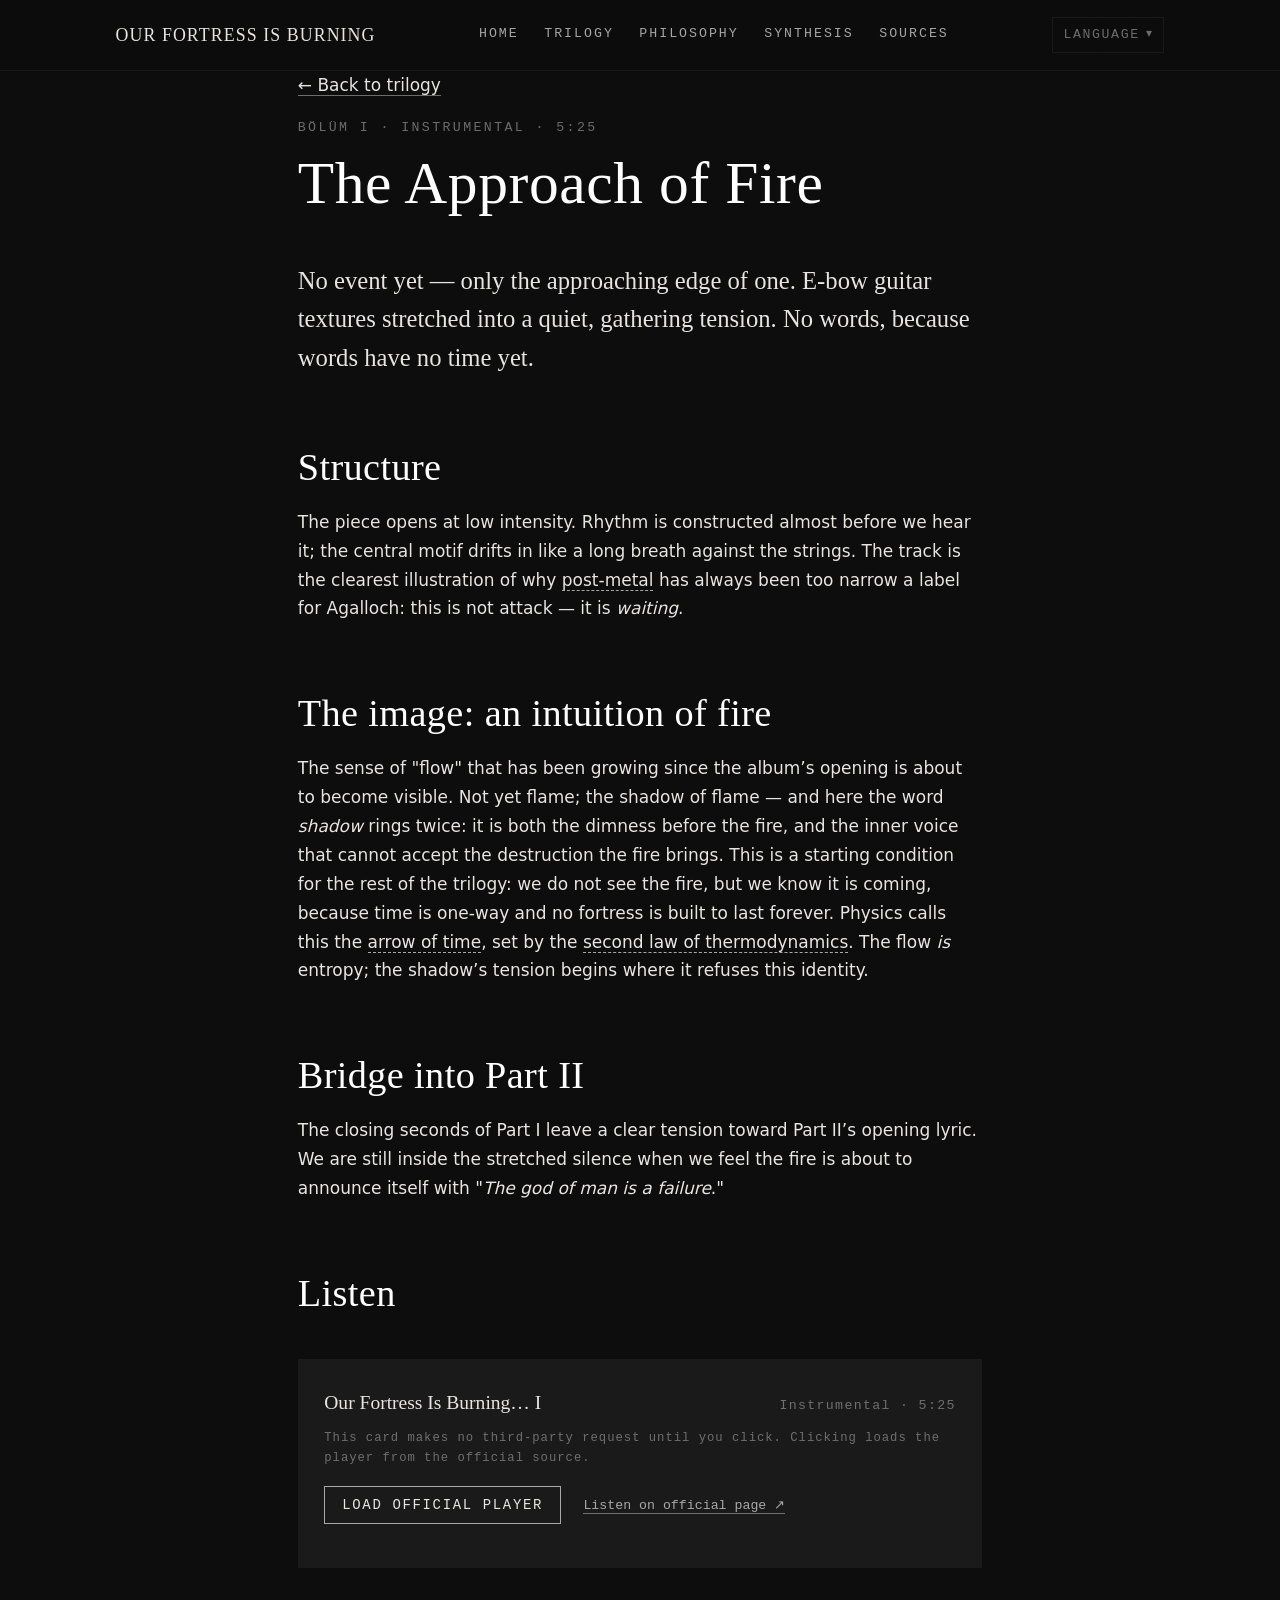
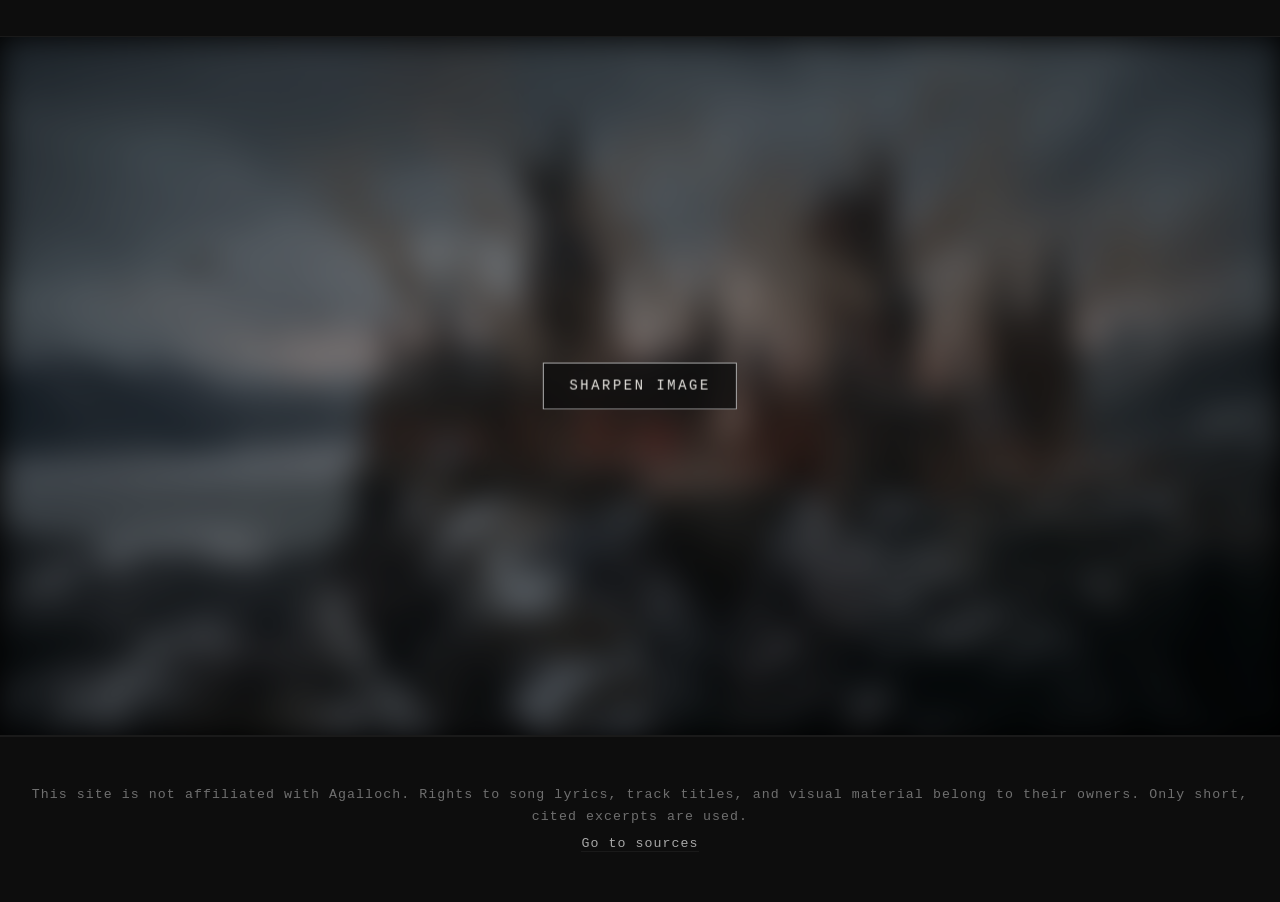
<file: uclem-i.html>
<!doctype html>
<html lang="tr">
<head>
  <meta charset="utf-8" />
  <meta name="viewport" content="width=device-width, initial-scale=1" />
  <meta name="color-scheme" content="dark" />
  <meta http-equiv="Content-Security-Policy" content="default-src 'self'; script-src 'self'; style-src 'self' 'unsafe-inline'; img-src 'self' data:; font-src 'self'; connect-src 'self'; frame-src https://open.spotify.com https://*.bandcamp.com; object-src 'none'; base-uri 'self'; form-action 'self'" />
  <meta name="referrer" content="strict-origin-when-cross-origin" />
  <meta name="description" content="Bölüm I — Our Fortress Is Burning… I: enstrümantal, yangının sezgisi." />
  <title>Bölüm I — Yangının Yaklaşması</title>
  <link rel="icon" type="image/svg+xml" href="assets/favicon.svg" />
  <link rel="stylesheet" href="assets/css/tokens.css" />
  <link rel="stylesheet" href="assets/css/main.css" />
</head>
<body>
  <header class="site-header">
    <nav class="nav" aria-label="Main">
      <a class="brand" href="index.html">Our Fortress Is Burning</a>
      <ul class="nav-links">
        <li><a href="index.html"    data-i18n="nav.home">Giriş</a></li>
        <li><a href="uclem.html"    data-i18n="nav.trilogy">Üçleme</a></li>
        <li><a href="felsefe.html"  data-i18n="nav.philosophy">Felsefe</a></li>
        <li><a href="sentez.html"   data-i18n="nav.synthesis">Sentez</a></li>
        <li><a href="kaynakca.html" data-i18n="nav.sources">Kaynakça</a></li>
      </ul>
      <div class="lang-switch">
        <button type="button" class="lang-toggle" aria-haspopup="true" aria-expanded="false" data-i18n="nav.lang.label">Dil</button>
        <ul class="lang-menu" role="menu" hidden>
          <li role="none"><button type="button" role="menuitemradio" aria-checked="false" data-lang="tr" lang="tr">Türkçe</button></li>
          <li role="none"><button type="button" role="menuitemradio" aria-checked="false" data-lang="en" lang="en">English</button></li>
          <li role="none"><button type="button" role="menuitemradio" aria-checked="false" data-lang="de" lang="de">Deutsch</button></li>
          <li role="none"><button type="button" role="menuitemradio" aria-checked="false" data-lang="fr" lang="fr">Français</button></li>
          <li role="none"><button type="button" role="menuitemradio" aria-checked="false" data-lang="es" lang="es">Español</button></li>
          <li role="none"><button type="button" role="menuitemradio" aria-checked="false" data-lang="ru" lang="ru">Русский</button></li>
          <li role="none"><button type="button" role="menuitemradio" aria-checked="false" data-lang="ja" lang="ja">日本語</button></li>
        </ul>
      </div>
    </nav>
  </header>

  <main class="container intensity-light">
    <article class="page">
      <header>
        <p><a href="uclem.html" data-i18n="crumb.back">← Üçleme ana sayfasına dön</a></p>
        <p class="eyebrow">BÖLÜM I · INSTRUMENTAL · 5:25</p>
        <h1 lang="tr" data-lang="tr">Yangının Yaklaşması</h1>
        <h1 lang="en" data-lang="en" hidden>The Approach of Fire</h1>
        <h1 lang="de" data-lang="de" hidden>Das Nahen des Feuers</h1>
        <h1 lang="fr" data-lang="fr" hidden>L’approche du feu</h1>
        <h1 lang="es" data-lang="es" hidden>La aproximación del fuego</h1>
        <h1 lang="ru" data-lang="ru" hidden>Приближение огня</h1>
        <h1 lang="ja" data-lang="ja" hidden>火の接近</h1>
      </header>

      <section lang="tr" data-lang="tr">
        <p class="lead">
          Henüz olay yok. Yalnızca olayın yaklaşan kıyısı: e-bow ile uzatılmış
          gitar dokuları, yavaşça birikip kabaran bir gerilim. Söz yok; çünkü söze
          henüz vakit yoktur.
        </p>

        <h2>Yapı</h2>
        <p>
          Parça düşük yoğunlukta açılır. Ritim önce yokken kuruluyor gibidir;
          giriş ardından çekilen ana motif, telli enstrümanların sürtündüğü
          uzun bir nefes hâlinde uzar. Bu parça <span class="term" data-term="post-metal">post-metal</span>
          deyiminin neden Agalloch için her zaman dar geldiğini gösterir:
          burada saldırı değil, <em>bekleyiş</em> vardır.
        </p>

        <h2>İmge: yangının sezgisi</h2>
        <p>
          Albümün açılışından beri büyüyen "akış" duygusu, burada görünür hâle
          gelmek üzeredir. Henüz alev değil, alevin gölgesidir — ve burada
          <em>gölge</em> sözcüğünün iki anlamı çakışır: hem alevin önce gelen
          karaltısı, hem de yıkımı kabullenemeyen iç ses. Bu konum, üçlemenin
          geri kalanını okumak için bir <strong>başlangıç koşuludur</strong>:
          yangını görmüyoruz, ama geleceğini biliyoruz; çünkü zaman tek
          yönlüdür ve hiçbir kalenin sonsuza dek dayanması beklenemez. Bunun
          fiziksel adı
          <span class="term" data-term="zamanin-oku">zamanın oku</span>dur;
          <span class="term" data-term="termodinamigin-ikinci-yasasi">termodinamiğin ikinci yasası</span>
          tarafından yönlendirilir. Akış entropinin kendisidir; gölge bu
          özdeşliği reddettiği için gerilim de buradan başlar.
        </p>

        <h2>Bölüm II’ye giden köprü</h2>
        <p>
          Bölüm I’in son saniyeleri, II’nin açılışındaki söze (yangının dile gelişine)
          doğru çok belirgin bir gerilim bırakır. Dinleyici hâlâ sessizliğin
          uzayışında dururken, yangının "<em>The god of man is a failure</em>"
          mısrasıyla kendini ilan edeceğini hisseder.
        </p>

        <h2>Dinle</h2>
        <div class="music-facade"
             data-embed-spotify="https://open.spotify.com/embed/track/0v48hYb9QO4llpNOPBwlO5"
             data-external-url="https://agallochaz.bandcamp.com/album/ashes-against-the-grain">
          <div class="row">
            <div class="title">Our Fortress Is Burning… I</div>
            <div class="meta">Instrumental · 5:25</div>
          </div>
          <small class="warn" data-i18n="music.warn"></small>
          <button class="load" type="button" data-i18n="music.load"></button>
          <a class="ext-link" data-i18n="music.ext" target="_blank" rel="noopener noreferrer"></a>
          <div class="embed-slot"></div>
        </div>
      </section>

      <section lang="en" data-lang="en" hidden>
        <p class="lead">
          No event yet — only the approaching edge of one. E-bow guitar textures
          stretched into a quiet, gathering tension. No words, because words have
          no time yet.
        </p>

        <h2>Structure</h2>
        <p>
          The piece opens at low intensity. Rhythm is constructed almost before
          we hear it; the central motif drifts in like a long breath against the
          strings. The track is the clearest illustration of why
          <span class="term" data-term="post-metal">post-metal</span> has always been
          too narrow a label for Agalloch: this is not attack — it is <em>waiting</em>.
        </p>

        <h2>The image: an intuition of fire</h2>
        <p>
          The sense of "flow" that has been growing since the album’s opening
          is about to become visible. Not yet flame; the shadow of flame — and
          here the word <em>shadow</em> rings twice: it is both the dimness
          before the fire, and the inner voice that cannot accept the
          destruction the fire brings. This is a starting condition for the
          rest of the trilogy: we do not see the fire, but we know it is
          coming, because time is one-way and no fortress is built to last
          forever. Physics calls this the
          <span class="term" data-term="zamanin-oku">arrow of time</span>, set
          by the
          <span class="term" data-term="termodinamigin-ikinci-yasasi">second law of thermodynamics</span>.
          The flow <em>is</em> entropy; the shadow’s tension begins where it
          refuses this identity.
        </p>

        <h2>Bridge into Part II</h2>
        <p>
          The closing seconds of Part I leave a clear tension toward Part II’s
          opening lyric. We are still inside the stretched silence when we feel
          the fire is about to announce itself with "<em>The god of man is a failure</em>."
        </p>

        <h2>Listen</h2>
        <div class="music-facade"
             data-embed-spotify="https://open.spotify.com/embed/track/0v48hYb9QO4llpNOPBwlO5"
             data-external-url="https://agallochaz.bandcamp.com/album/ashes-against-the-grain">
          <div class="row">
            <div class="title">Our Fortress Is Burning… I</div>
            <div class="meta">Instrumental · 5:25</div>
          </div>
          <small class="warn" data-i18n="music.warn"></small>
          <button class="load" type="button" data-i18n="music.load"></button>
          <a class="ext-link" data-i18n="music.ext" target="_blank" rel="noopener noreferrer"></a>
          <div class="embed-slot"></div>
        </div>
      </section>

      <section lang="de" data-lang="de" hidden>
        <p class="lead">
          Noch kein Ereignis — nur sein herannahender Rand. E-Bow-Gitarrentexturen,
          gedehnt zu einer stillen, sich sammelnden Spannung. Keine Worte, denn für
          Worte ist noch keine Zeit.
        </p>

        <h2>Aufbau</h2>
        <p>
          Das Stück beginnt bei geringer Intensität. Der Rhythmus wird fast schon
          konstruiert, bevor wir ihn hören; das zentrale Motiv treibt herein wie ein
          langer Atemzug gegen die Saiten. Der Track ist die deutlichste
          Veranschaulichung, warum
          <span class="term" data-term="post-metal">Post-Metal</span> für Agalloch
          immer ein zu enges Etikett war: Hier ist kein Angriff — hier ist
          <em>Warten</em>.
        </p>

        <h2>Das Bild: eine Ahnung des Feuers</h2>
        <p>
          Das Gefühl des „Flusses“, das seit der Eröffnung des Albums gewachsen ist,
          steht kurz davor, sichtbar zu werden. Noch nicht Flamme; der Schatten der
          Flamme — und hier klingt das Wort <em>Schatten</em> doppelt: er ist sowohl
          das Dunkel vor dem Feuer als auch die innere Stimme, die die Zerstörung,
          die das Feuer bringt, nicht annehmen kann. Das ist eine
          <strong>Ausgangsbedingung</strong> für den Rest der Trilogie: Wir sehen das
          Feuer nicht, aber wir wissen, dass es kommt, denn die Zeit ist einseitig und
          keine Festung ist gebaut, um ewig zu bestehen. Die Physik nennt dies den
          <span class="term" data-term="zamanin-oku">Zeitpfeil</span>, gesetzt durch den
          <span class="term" data-term="termodinamigin-ikinci-yasasi">Zweiten Hauptsatz der Thermodynamik</span>.
          Der Fluss <em>ist</em> Entropie; die Spannung des Schattens beginnt dort, wo
          er diese Identität verweigert.
        </p>

        <h2>Brücke zu Teil II</h2>
        <p>
          Die letzten Sekunden von Teil I hinterlassen eine deutliche Spannung hin zum
          Eröffnungstext von Teil II. Wir befinden uns noch in der gedehnten Stille,
          als wir spüren, dass das Feuer sich gleich mit
          „<em>The god of man is a failure</em>“ ankündigen wird.
        </p>

        <h2>Hören</h2>
        <div class="music-facade"
             data-embed-spotify="https://open.spotify.com/embed/track/0v48hYb9QO4llpNOPBwlO5"
             data-external-url="https://agallochaz.bandcamp.com/album/ashes-against-the-grain">
          <div class="row">
            <div class="title">Our Fortress Is Burning… I</div>
            <div class="meta">Instrumental · 5:25</div>
          </div>
          <small class="warn" data-i18n="music.warn"></small>
          <button class="load" type="button" data-i18n="music.load"></button>
          <a class="ext-link" data-i18n="music.ext" target="_blank" rel="noopener noreferrer"></a>
          <div class="embed-slot"></div>
        </div>
      </section>

      <section lang="fr" data-lang="fr" hidden>
        <p class="lead">
          Pas encore d’événement — seulement son bord qui approche. Des textures de
          guitare à l’e-bow étirées en une tension silencieuse qui s’amasse. Pas de
          mots, car les mots n’ont pas encore le temps.
        </p>

        <h2>Structure</h2>
        <p>
          Le morceau s’ouvre à faible intensité. Le rythme est presque construit avant
          qu’on ne l’entende ; le motif central entre à la dérive comme un long souffle
          contre les cordes. Ce titre illustre on ne peut plus clairement pourquoi le
          <span class="term" data-term="post-metal">post-metal</span> a toujours été une
          étiquette trop étroite pour Agalloch : ce n’est pas une attaque — c’est une
          <em>attente</em>.
        </p>

        <h2>L’image : une intuition du feu</h2>
        <p>
          Le sentiment de « flux » qui grandit depuis l’ouverture de l’album est sur le
          point de devenir visible. Pas encore la flamme ; l’ombre de la flamme — et ici
          le mot <em>ombre</em> résonne deux fois : il est à la fois la pénombre qui
          précède le feu et la voix intérieure qui ne peut accepter la destruction
          qu’apporte le feu. C’est une <strong>condition initiale</strong> pour le reste
          de la trilogie : nous ne voyons pas le feu, mais nous savons qu’il vient, car
          le temps est à sens unique et aucune forteresse n’est bâtie pour durer
          toujours. La physique appelle cela la
          <span class="term" data-term="zamanin-oku">flèche du temps</span>, fixée par le
          <span class="term" data-term="termodinamigin-ikinci-yasasi">deuxième principe de la thermodynamique</span>.
          Le flux <em>est</em> l’entropie ; la tension de l’ombre commence là où elle
          refuse cette identité.
        </p>

        <h2>Passerelle vers la partie II</h2>
        <p>
          Les dernières secondes de la partie I laissent une tension nette vers les
          premières paroles de la partie II. Nous sommes encore dans le silence étiré
          lorsque nous sentons que le feu est sur le point de s’annoncer par
          « <em>The god of man is a failure</em> ».
        </p>

        <h2>Écouter</h2>
        <div class="music-facade"
             data-embed-spotify="https://open.spotify.com/embed/track/0v48hYb9QO4llpNOPBwlO5"
             data-external-url="https://agallochaz.bandcamp.com/album/ashes-against-the-grain">
          <div class="row">
            <div class="title">Our Fortress Is Burning… I</div>
            <div class="meta">Instrumental · 5:25</div>
          </div>
          <small class="warn" data-i18n="music.warn"></small>
          <button class="load" type="button" data-i18n="music.load"></button>
          <a class="ext-link" data-i18n="music.ext" target="_blank" rel="noopener noreferrer"></a>
          <div class="embed-slot"></div>
        </div>
      </section>

      <section lang="es" data-lang="es" hidden>
        <p class="lead">
          Aún no hay acontecimiento — solo su borde que se acerca. Texturas de guitarra
          con e-bow estiradas en una tensión callada que se acumula. Sin palabras,
          porque las palabras todavía no tienen tiempo.
        </p>

        <h2>Estructura</h2>
        <p>
          La pieza abre a baja intensidad. El ritmo se construye casi antes de que lo
          oigamos; el motivo central entra a la deriva como un largo aliento contra las
          cuerdas. El tema es la ilustración más clara de por qué el
          <span class="term" data-term="post-metal">post-metal</span> siempre ha sido una
          etiqueta demasiado estrecha para Agalloch: esto no es ataque — es
          <em>espera</em>.
        </p>

        <h2>La imagen: una intuición del fuego</h2>
        <p>
          La sensación de «flujo» que ha venido creciendo desde la apertura del álbum
          está a punto de hacerse visible. Aún no es llama; es la sombra de la llama — y
          aquí la palabra <em>sombra</em> suena dos veces: es a la vez la penumbra
          anterior al fuego y la voz interior que no puede aceptar la destrucción que el
          fuego trae. Es una <strong>condición inicial</strong> para el resto de la
          trilogía: no vemos el fuego, pero sabemos que viene, porque el tiempo es de
          sentido único y ninguna fortaleza se construye para durar siempre. La física
          llama a esto la
          <span class="term" data-term="zamanin-oku">flecha del tiempo</span>, fijada por
          la
          <span class="term" data-term="termodinamigin-ikinci-yasasi">segunda ley de la termodinámica</span>.
          El flujo <em>es</em> entropía; la tensión de la sombra empieza donde rechaza
          esa identidad.
        </p>

        <h2>Puente hacia la parte II</h2>
        <p>
          Los últimos segundos de la parte I dejan una tensión clara hacia la letra
          inicial de la parte II. Seguimos dentro del silencio estirado cuando sentimos
          que el fuego está a punto de anunciarse con
          «<em>The god of man is a failure</em>».
        </p>

        <h2>Escuchar</h2>
        <div class="music-facade"
             data-embed-spotify="https://open.spotify.com/embed/track/0v48hYb9QO4llpNOPBwlO5"
             data-external-url="https://agallochaz.bandcamp.com/album/ashes-against-the-grain">
          <div class="row">
            <div class="title">Our Fortress Is Burning… I</div>
            <div class="meta">Instrumental · 5:25</div>
          </div>
          <small class="warn" data-i18n="music.warn"></small>
          <button class="load" type="button" data-i18n="music.load"></button>
          <a class="ext-link" data-i18n="music.ext" target="_blank" rel="noopener noreferrer"></a>
          <div class="embed-slot"></div>
        </div>
      </section>

      <section lang="ru" data-lang="ru" hidden>
        <p class="lead">
          События ещё нет — лишь его приближающийся край. Гитарные фактуры с e-bow,
          растянутые в тихое, накапливающееся напряжение. Слов нет, потому что для слов
          ещё нет времени.
        </p>

        <h2>Структура</h2>
        <p>
          Пьеса открывается на низкой интенсивности. Ритм будто выстраивается ещё до
          того, как мы его слышим; центральный мотив вплывает, как долгий выдох по
          струнам. Этот трек — самое ясное свидетельство того, почему
          <span class="term" data-term="post-metal">пост-метал</span> всегда был слишком
          тесным ярлыком для Agalloch: здесь не атака — здесь <em>ожидание</em>.
        </p>

        <h2>Образ: предчувствие огня</h2>
        <p>
          Ощущение «потока», нараставшее с самого начала альбома, вот-вот станет зримым.
          Ещё не пламя; тень пламени — и здесь слово <em>тень</em> звучит дважды: это и
          сумрак перед огнём, и внутренний голос, который не может принять разрушение,
          что несёт огонь. Это <strong>исходное условие</strong> для всей остальной
          трилогии: мы не видим огня, но знаем, что он придёт, ведь время однонаправленно
          и ни одна крепость не строится навечно. Физика называет это
          <span class="term" data-term="zamanin-oku">стрелой времени</span>, заданной
          <span class="term" data-term="termodinamigin-ikinci-yasasi">вторым законом термодинамики</span>.
          Поток <em>и есть</em> энтропия; напряжение тени начинается там, где она
          отвергает это тождество.
        </p>

        <h2>Мост к части II</h2>
        <p>
          Последние секунды части I оставляют отчётливое напряжение, ведущее к первым
          словам части II. Мы всё ещё внутри растянутой тишины, когда чувствуем, что
          огонь вот-вот заявит о себе строкой «<em>The god of man is a failure</em>».
        </p>

        <h2>Слушать</h2>
        <div class="music-facade"
             data-embed-spotify="https://open.spotify.com/embed/track/0v48hYb9QO4llpNOPBwlO5"
             data-external-url="https://agallochaz.bandcamp.com/album/ashes-against-the-grain">
          <div class="row">
            <div class="title">Our Fortress Is Burning… I</div>
            <div class="meta">Instrumental · 5:25</div>
          </div>
          <small class="warn" data-i18n="music.warn"></small>
          <button class="load" type="button" data-i18n="music.load"></button>
          <a class="ext-link" data-i18n="music.ext" target="_blank" rel="noopener noreferrer"></a>
          <div class="embed-slot"></div>
        </div>
      </section>

      <section lang="ja" data-lang="ja" hidden>
        <p class="lead">
          まだ出来事はない——あるのは、近づいてくるその縁だけだ。e-bow によるギターの
          肌理が、静かに溜まっていく緊張へと引き伸ばされる。言葉はない。言葉にはまだ、
          時が来ていないからだ。
        </p>

        <h2>構造</h2>
        <p>
          曲は低い強度で始まる。リズムは、聴こえる前にすでに組み立てられているかのようだ。
          中心の主題は、弦をこする長い息のように漂い入る。この曲は、
          <span class="term" data-term="post-metal">ポスト・メタル</span> という呼び名が
          Agalloch にとってつねに狭すぎたことを、もっとも明瞭に示している——ここにあるのは
          攻撃ではなく、<em>待つこと</em>である。
        </p>

        <h2>イメージ——火の予感</h2>
        <p>
          アルバムの冒頭から育ってきた「流れ」の感覚が、いままさに見えるものになろうと
          している。まだ炎ではない。炎の影だ——そしてここで <em>影</em> という語は二重に
          響く。それは火に先立つ薄暗がりであると同時に、火がもたらす破壊を受け入れられない
          内なる声でもある。これは三部作の残りを読むための<strong>出発条件</strong>である。
          私たちは火を見てはいないが、それが来ることは知っている。時は一方向であり、永遠に
          保つように築かれた城砦などないからだ。物理学はこれを
          <span class="term" data-term="zamanin-oku">時間の矢</span> と呼び、
          <span class="term" data-term="termodinamigin-ikinci-yasasi">熱力学第二法則</span>
          がそれを定める。流れは<em>そのまま</em>エントロピーである。影の緊張は、この
          同一性を拒むところから始まる。
        </p>

        <h2>第二部への橋</h2>
        <p>
          第一部の最後の数秒は、第二部の冒頭の言葉へ向かう明確な緊張を残す。引き伸ばされた
          沈黙のただなかにいながら、私たちは、火が「<em>The god of man is a failure</em>」
          とともにみずからを告げようとしているのを感じる。
        </p>

        <h2>聴く</h2>
        <div class="music-facade"
             data-embed-spotify="https://open.spotify.com/embed/track/0v48hYb9QO4llpNOPBwlO5"
             data-external-url="https://agallochaz.bandcamp.com/album/ashes-against-the-grain">
          <div class="row">
            <div class="title">Our Fortress Is Burning… I</div>
            <div class="meta">Instrumental · 5:25</div>
          </div>
          <small class="warn" data-i18n="music.warn"></small>
          <button class="load" type="button" data-i18n="music.load"></button>
          <a class="ext-link" data-i18n="music.ext" target="_blank" rel="noopener noreferrer"></a>
          <div class="embed-slot"></div>
        </div>
      </section>
    </article>
  </main>

  <section class="fortress-hero" aria-label="Our Fortress Is Burning… I">
    <picture>
      <source type="image/webp"
              srcset="assets/images/fortress-i-768.webp 768w,
                      assets/images/fortress-i-1280.webp 1280w,
                      assets/images/fortress-i-1920.webp 1920w,
                      assets/images/fortress-i.webp 2816w"
              sizes="100vw" />
      <img class="fortress-hero__img"
           src="assets/images/fortress-i.png"
           alt="Our Fortress Is Burning… I"
           width="2816" height="1536"
           loading="lazy" decoding="async" />
    </picture>
    <button class="fortress-hero__btn" type="button"
            data-i18n="image.focus"
            aria-pressed="false">Görseli netleştir</button>
  </section>

  <footer class="site-footer">
    <p data-i18n="footer.note">Bu site Agalloch ile bağlı resmî bir kaynak değildir.</p>
    <p><a href="kaynakca.html" data-i18n="footer.sources">Kaynakçaya git</a></p>
  </footer>

  <script src="assets/js/chrome.js"></script>
  <script src="assets/js/i18n.js"></script>
  <script src="assets/js/glossary.js"></script>
  <script src="assets/js/music-facade.js"></script>
  <script src="assets/js/fortress-hero.js"></script>
  <script src="assets/js/grain.js"></script>
</body>
</html>
</file>
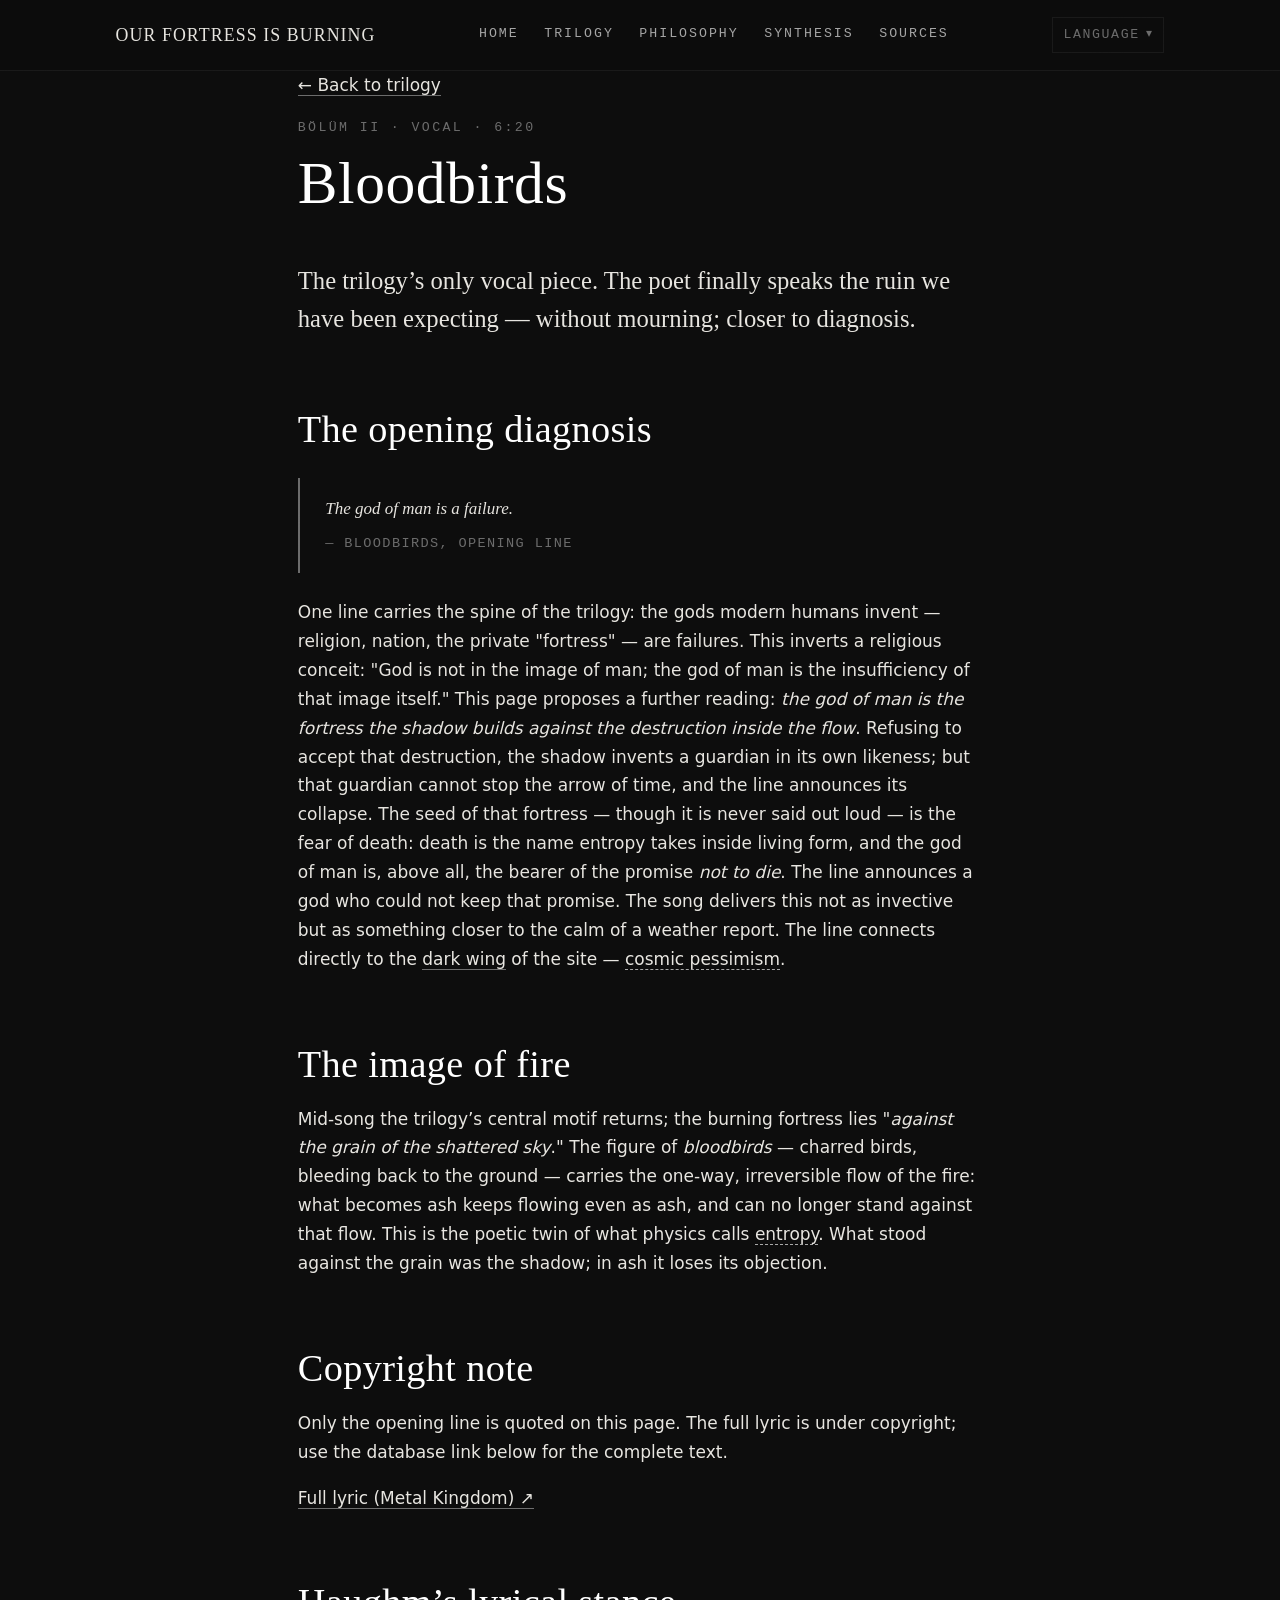
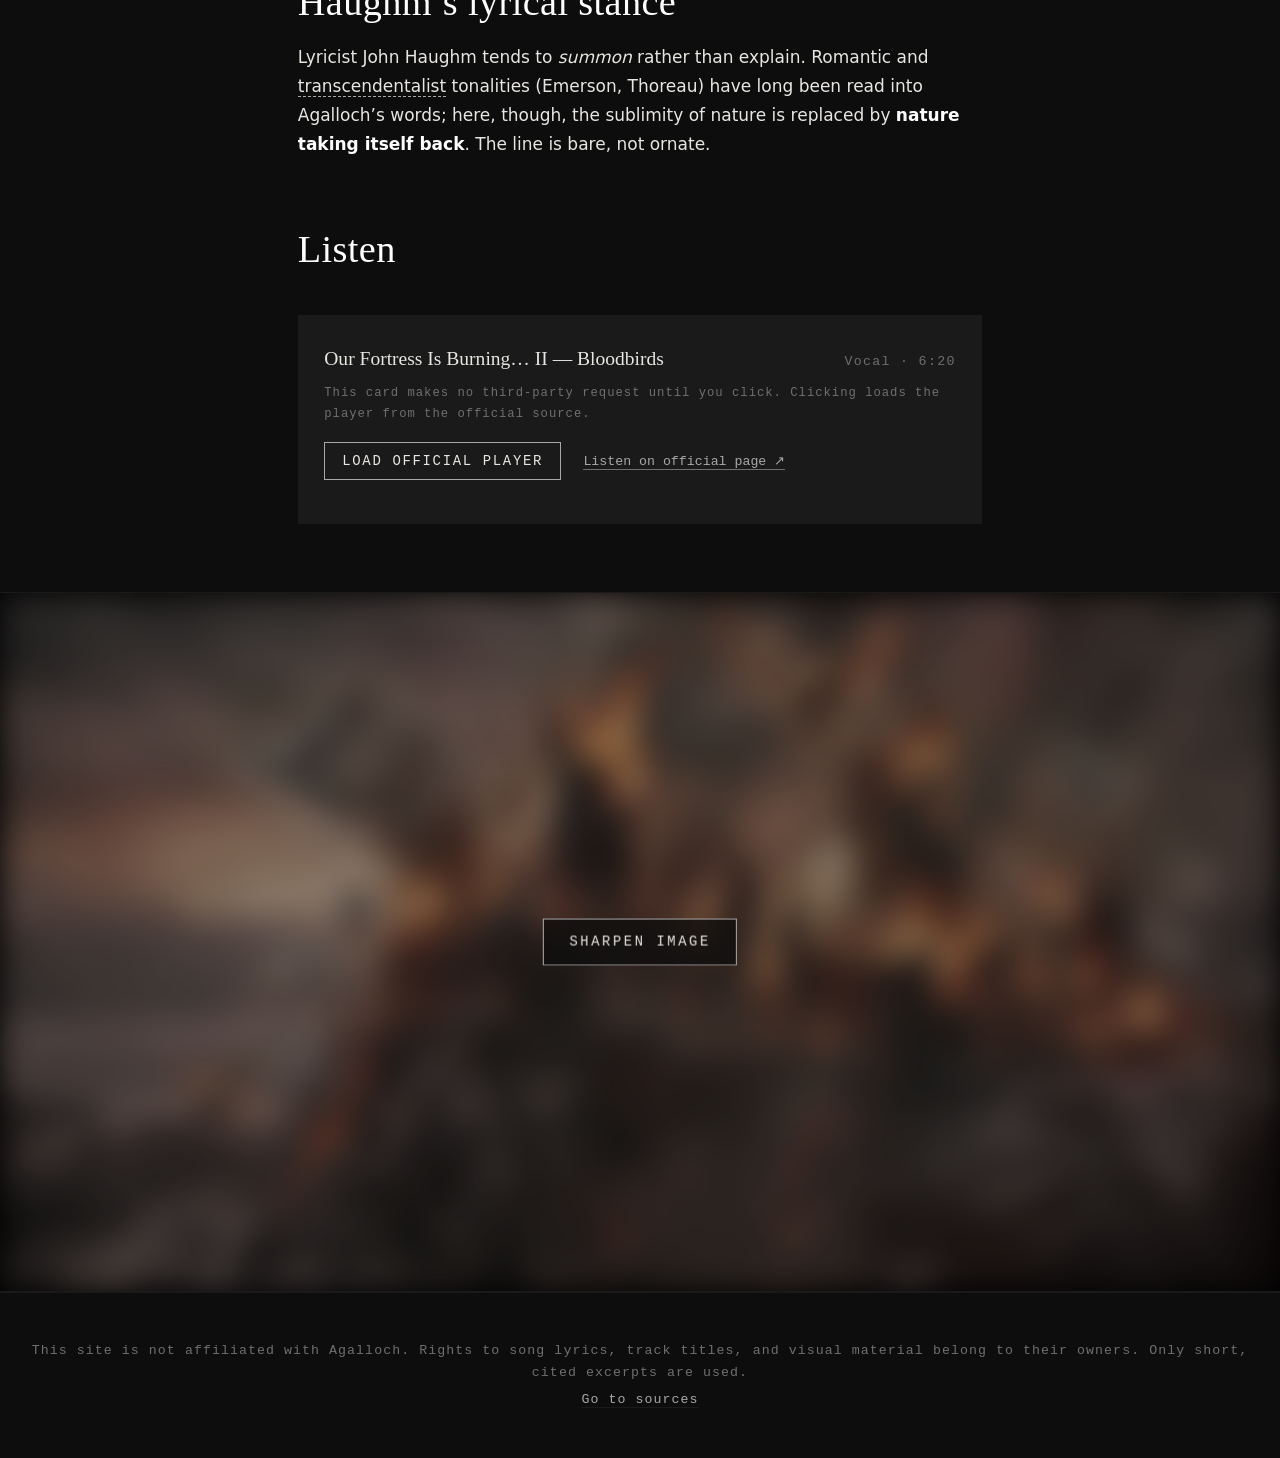
<file: uclem-ii.html>
<!doctype html>
<html lang="tr">
<head>
  <meta charset="utf-8" />
  <meta name="viewport" content="width=device-width, initial-scale=1" />
  <meta name="color-scheme" content="dark" />
  <meta http-equiv="Content-Security-Policy" content="default-src 'self'; script-src 'self'; style-src 'self' 'unsafe-inline'; img-src 'self' data:; font-src 'self'; connect-src 'self'; frame-src https://open.spotify.com https://*.bandcamp.com; object-src 'none'; base-uri 'self'; form-action 'self'" />
  <meta name="referrer" content="strict-origin-when-cross-origin" />
  <meta name="description" content="Bölüm II — Bloodbirds: söz analizi, kısa alıntı kuralıyla." />
  <title>Bölüm II — Bloodbirds</title>
  <link rel="icon" type="image/svg+xml" href="assets/favicon.svg" />
  <link rel="stylesheet" href="assets/css/tokens.css" />
  <link rel="stylesheet" href="assets/css/main.css" />
</head>
<body>
  <header class="site-header">
    <nav class="nav" aria-label="Main">
      <a class="brand" href="index.html">Our Fortress Is Burning</a>
      <ul class="nav-links">
        <li><a href="index.html"    data-i18n="nav.home">Giriş</a></li>
        <li><a href="uclem.html"    data-i18n="nav.trilogy">Üçleme</a></li>
        <li><a href="felsefe.html"  data-i18n="nav.philosophy">Felsefe</a></li>
        <li><a href="sentez.html"   data-i18n="nav.synthesis">Sentez</a></li>
        <li><a href="kaynakca.html" data-i18n="nav.sources">Kaynakça</a></li>
      </ul>
      <div class="lang-switch">
        <button type="button" class="lang-toggle" aria-haspopup="true" aria-expanded="false" data-i18n="nav.lang.label">Dil</button>
        <ul class="lang-menu" role="menu" hidden>
          <li role="none"><button type="button" role="menuitemradio" aria-checked="false" data-lang="tr" lang="tr">Türkçe</button></li>
          <li role="none"><button type="button" role="menuitemradio" aria-checked="false" data-lang="en" lang="en">English</button></li>
          <li role="none"><button type="button" role="menuitemradio" aria-checked="false" data-lang="de" lang="de">Deutsch</button></li>
          <li role="none"><button type="button" role="menuitemradio" aria-checked="false" data-lang="fr" lang="fr">Français</button></li>
          <li role="none"><button type="button" role="menuitemradio" aria-checked="false" data-lang="es" lang="es">Español</button></li>
          <li role="none"><button type="button" role="menuitemradio" aria-checked="false" data-lang="ru" lang="ru">Русский</button></li>
          <li role="none"><button type="button" role="menuitemradio" aria-checked="false" data-lang="ja" lang="ja">日本語</button></li>
        </ul>
      </div>
    </nav>
  </header>

  <main class="container intensity-heavy">
    <article class="page">
      <header>
        <p><a href="uclem.html" data-i18n="crumb.back">← Üçleme ana sayfasına dön</a></p>
        <p class="eyebrow">BÖLÜM II · VOCAL · 6:20</p>
        <h1 lang="tr" data-lang="tr">Bloodbirds</h1>
        <h1 lang="en" data-lang="en" hidden>Bloodbirds</h1>
        <h1 lang="de" data-lang="de" hidden>Bloodbirds</h1>
        <h1 lang="fr" data-lang="fr" hidden>Bloodbirds</h1>
        <h1 lang="es" data-lang="es" hidden>Bloodbirds</h1>
        <h1 lang="ru" data-lang="ru" hidden>Bloodbirds</h1>
        <h1 lang="ja" data-lang="ja" hidden>Bloodbirds</h1>
      </header>

      <section lang="tr" data-lang="tr">
        <p class="lead">
          Üçlemenin tek sözlü parçası. Şair, beklediğimiz yıkımı söze döker;
          ama yas tutmaz — teşhis koyar.
        </p>

        <h2>Açılış teşhisi</h2>
        <blockquote>
          The god of man is a failure.
          <cite>— Bloodbirds, açılış mısrası</cite>
        </blockquote>
        <p>
          Bu tek dize, üçlemenin omurgasını taşır: modern insanın icat ettiği
          tanrılar — ister din, ister ulus, ister kişisel "kale" — başarısızdır.
          Bu, dinsel bir kibrin tersine çevrilişidir; "Tanrı insanın suretinde
          değildir, insanın tanrısı insanın kendi suretinin yetersizliğidir." Bu
          sayfa şu okumayı önerir: <em>insanın tanrısı, gölgenin akışın
          yıkımına karşı kurduğu kaledir</em>. Gölge, yıkımı kabullenmek
          istemediği için kendi suretinde bir koruyucu icat eder; ama o
          koruyucu zamanın okunu durduramaz, ve dize de bu çöküşü ilan eder.
          Bu kalenin tohumu — açıkça söylenmese de — ölüm korkusudur: ölüm,
          entropinin canlı formdaki adıdır ve insanın tanrısı her şeyden
          önce <em>ölmeyecek olma</em> sözünün taşıyıcısıdır. Söz bu sözü
          tutamayan bir tanrıyı ilan eder. Şarkı bunu sövgüyle değil,
          neredeyse bir doğa olayını bildiren sakinlikle söyler. Burada,
          <a href="felsefe-karanlik.html">karanlık kanat</a> sayfasındaki
          <span class="term" data-term="kozmik-karamsarlik">kozmik karamsarlık</span>
          kuşağıyla doğrudan bir paralellik vardır.
        </p>

        <h2>Yangının görüntüsü</h2>
        <p>
          Sözün ortasında üçlemenin baş motifi yeniden geçer; "yanan kale" imgesi,
          "parçalanmış göğe karşı" (<em>against the grain of the shattered sky</em>)
          uzanır. <em>Bloodbirds</em> kavramı — yanmış, kana batmış kuşlar —
          yangının tek yönlü ve geri döndürülemez akışını taşıyan figürdür:
          kül olan, küle döndüğünde bile akmaya devam eder; ama artık akışa
          karşı duramaz. Bu, fiziğin
          <span class="term" data-term="entropi">entropi</span> dediği şeyin
          şiirsel ikizidir. Akışa karşı duran gölgeydi; kül olduğunda gölge
          itirazını kaybeder.
        </p>

        <h2>Telif notu</h2>
        <p>
          Bu sayfada yalnızca açılış dizesi alıntılanmıştır. Şarkının tam sözleri
          telif altındadır. Tam metin için aşağıdaki resmî/lirik veritabanı
          bağlantısını kullan.
        </p>
        <p>
          <a href="https://www.metalkingdom.net/lyrics-song/Agalloch-Our-Fortress-Is-Burning...-II-Bloodbirds-5532"
             target="_blank" rel="noopener noreferrer">
            Tam söz metni (Metal Kingdom) ↗
          </a>
        </p>

        <h2>Haughm’un lirik tavrı</h2>
        <p>
          Söz yazarı John Haughm’un üslubu, açıklamak yerine <em>çağıran</em> bir
          dildir. Romantik ve <span class="term" data-term="transandantalizm">transandantalist</span>
          etkiler (Emerson, Thoreau) Agalloch’un sözlerinde yıllardır okunmuştur;
          ancak burada, doğanın yüceliğinin yerini <strong>doğanın geri alışı</strong>
          almıştır. Şair "fazla cilalı" bir mistisizmden kaçınır; söz çıplaktır.
        </p>

        <h2>Dinle</h2>
        <div class="music-facade"
             data-embed-spotify="https://open.spotify.com/embed/track/1XXhvpbxw8Sq9bjTA1jZC1"
             data-external-url="https://agallochaz.bandcamp.com/album/ashes-against-the-grain">
          <div class="row">
            <div class="title">Our Fortress Is Burning… II — Bloodbirds</div>
            <div class="meta">Vocal · 6:20</div>
          </div>
          <small class="warn" data-i18n="music.warn"></small>
          <button class="load" type="button" data-i18n="music.load"></button>
          <a class="ext-link" data-i18n="music.ext" target="_blank" rel="noopener noreferrer"></a>
          <div class="embed-slot"></div>
        </div>
      </section>

      <section lang="en" data-lang="en" hidden>
        <p class="lead">
          The trilogy’s only vocal piece. The poet finally speaks the ruin we have
          been expecting — without mourning; closer to diagnosis.
        </p>

        <h2>The opening diagnosis</h2>
        <blockquote>
          The god of man is a failure.
          <cite>— Bloodbirds, opening line</cite>
        </blockquote>
        <p>
          One line carries the spine of the trilogy: the gods modern humans
          invent — religion, nation, the private "fortress" — are failures.
          This inverts a religious conceit: "God is not in the image of man;
          the god of man is the insufficiency of that image itself." This page
          proposes a further reading: <em>the god of man is the fortress the
          shadow builds against the destruction inside the flow</em>. Refusing
          to accept that destruction, the shadow invents a guardian in its own
          likeness; but that guardian cannot stop the arrow of time, and the
          line announces its collapse. The seed of that fortress — though it
          is never said out loud — is the fear of death: death is the name
          entropy takes inside living form, and the god of man is, above all,
          the bearer of the promise <em>not to die</em>. The line announces
          a god who could not keep that promise. The song delivers this not
          as invective but as something closer to the calm of a weather report.
          The line connects directly to the
          <a href="felsefe-karanlik.html">dark wing</a> of the site —
          <span class="term" data-term="kozmik-karamsarlik">cosmic pessimism</span>.
        </p>

        <h2>The image of fire</h2>
        <p>
          Mid-song the trilogy’s central motif returns; the burning fortress lies
          "<em>against the grain of the shattered sky</em>." The figure of
          <em>bloodbirds</em> — charred birds, bleeding back to the ground —
          carries the one-way, irreversible flow of the fire: what becomes
          ash keeps flowing even as ash, and can no longer stand against that
          flow. This is the poetic twin of what physics calls
          <span class="term" data-term="entropi">entropy</span>. What stood
          against the grain was the shadow; in ash it loses its objection.
        </p>

        <h2>Copyright note</h2>
        <p>
          Only the opening line is quoted on this page. The full lyric is under
          copyright; use the database link below for the complete text.
        </p>
        <p>
          <a href="https://www.metalkingdom.net/lyrics-song/Agalloch-Our-Fortress-Is-Burning...-II-Bloodbirds-5532"
             target="_blank" rel="noopener noreferrer">
            Full lyric (Metal Kingdom) ↗
          </a>
        </p>

        <h2>Haughm’s lyrical stance</h2>
        <p>
          Lyricist John Haughm tends to <em>summon</em> rather than explain.
          Romantic and
          <span class="term" data-term="transandantalizm">transcendentalist</span>
          tonalities (Emerson, Thoreau) have long been read into Agalloch’s words;
          here, though, the sublimity of nature is replaced by <strong>nature
          taking itself back</strong>. The line is bare, not ornate.
        </p>

        <h2>Listen</h2>
        <div class="music-facade"
             data-embed-spotify="https://open.spotify.com/embed/track/1XXhvpbxw8Sq9bjTA1jZC1"
             data-external-url="https://agallochaz.bandcamp.com/album/ashes-against-the-grain">
          <div class="row">
            <div class="title">Our Fortress Is Burning… II — Bloodbirds</div>
            <div class="meta">Vocal · 6:20</div>
          </div>
          <small class="warn" data-i18n="music.warn"></small>
          <button class="load" type="button" data-i18n="music.load"></button>
          <a class="ext-link" data-i18n="music.ext" target="_blank" rel="noopener noreferrer"></a>
          <div class="embed-slot"></div>
        </div>
      </section>

      <section lang="de" data-lang="de" hidden>
        <p class="lead">
          Das einzige Gesangsstück der Trilogie. Der Dichter spricht endlich den
          Untergang aus, den wir erwartet haben — ohne Trauer; eher als Diagnose.
        </p>

        <h2>Die eröffnende Diagnose</h2>
        <blockquote>
          The god of man is a failure.
          <cite>— Bloodbirds, Eröffnungszeile</cite>
        </blockquote>
        <p>
          Eine Zeile trägt das Rückgrat der Trilogie: Die Götter, die der moderne
          Mensch erfindet — Religion, Nation, die private „Festung“ — sind
          Fehlschläge. Das kehrt eine religiöse Anmaßung um: „Gott ist nicht nach
          dem Bilde des Menschen; der Gott des Menschen ist die Unzulänglichkeit
          dieses Bildes selbst.“ Diese Seite schlägt eine weitergehende Lesart vor:
          <em>Der Gott des Menschen ist die Festung, die der Schatten gegen die
          Zerstörung im Innern des Flusses errichtet</em>. Weil er diese Zerstörung
          nicht annehmen will, erfindet der Schatten einen Beschützer nach seinem
          eigenen Bild; doch dieser Beschützer kann den Zeitpfeil nicht aufhalten,
          und die Zeile verkündet seinen Zusammenbruch. Der Same dieser Festung —
          auch wenn es nie laut gesagt wird — ist die Todesangst: Der Tod ist der
          Name, den die Entropie in der lebendigen Form annimmt, und der Gott des
          Menschen ist vor allem der Träger des Versprechens, <em>nicht zu
          sterben</em>. Die Zeile verkündet einen Gott, der dieses Versprechen nicht
          halten konnte. Das Lied liefert das nicht als Schmähung, sondern eher mit
          der Ruhe eines Wetterberichts. Die Zeile verbindet sich unmittelbar mit dem
          <a href="felsefe-karanlik.html">dunklen Flügel</a> der Seite — dem
          <span class="term" data-term="kozmik-karamsarlik">kosmischen Pessimismus</span>.
        </p>

        <h2>Das Bild des Feuers</h2>
        <p>
          In der Mitte des Liedes kehrt das zentrale Motiv der Trilogie zurück; die
          brennende Festung liegt „<em>against the grain of the shattered sky</em>“.
          Die Figur der <em>bloodbirds</em> — verkohlte Vögel, blutend zu Boden
          zurück — trägt den einseitigen, irreversiblen Fluss des Feuers: Was zu
          Asche wird, fließt selbst als Asche weiter und kann sich diesem Fluss nicht
          mehr entgegenstellen. Das ist der poetische Zwilling dessen, was die Physik
          <span class="term" data-term="entropi">Entropie</span> nennt. Was sich gegen
          die Maserung stemmte, war der Schatten; in der Asche verliert er seinen
          Einspruch.
        </p>

        <h2>Urheberrechtlicher Hinweis</h2>
        <p>
          Auf dieser Seite wird nur die Eröffnungszeile zitiert. Der vollständige
          Text steht unter Urheberrecht; nutze den Datenbanklink unten für den
          kompletten Text.
        </p>
        <p>
          <a href="https://www.metalkingdom.net/lyrics-song/Agalloch-Our-Fortress-Is-Burning...-II-Bloodbirds-5532"
             target="_blank" rel="noopener noreferrer">
            Vollständiger Text (Metal Kingdom) ↗
          </a>
        </p>

        <h2>Haughms lyrische Haltung</h2>
        <p>
          Der Texter John Haughm neigt eher dazu, zu <em>beschwören</em> als zu
          erklären. Romantische und
          <span class="term" data-term="transandantalizm">transzendentalistische</span>
          Tonlagen (Emerson, Thoreau) werden seit Langem in Agallochs Worte
          hineingelesen; hier jedoch wird die Erhabenheit der Natur durch <strong>die
          Natur, die sich selbst zurücknimmt</strong>, ersetzt. Die Zeile ist nackt,
          nicht verziert.
        </p>

        <h2>Hören</h2>
        <div class="music-facade"
             data-embed-spotify="https://open.spotify.com/embed/track/1XXhvpbxw8Sq9bjTA1jZC1"
             data-external-url="https://agallochaz.bandcamp.com/album/ashes-against-the-grain">
          <div class="row">
            <div class="title">Our Fortress Is Burning… II — Bloodbirds</div>
            <div class="meta">Vocal · 6:20</div>
          </div>
          <small class="warn" data-i18n="music.warn"></small>
          <button class="load" type="button" data-i18n="music.load"></button>
          <a class="ext-link" data-i18n="music.ext" target="_blank" rel="noopener noreferrer"></a>
          <div class="embed-slot"></div>
        </div>
      </section>

      <section lang="fr" data-lang="fr" hidden>
        <p class="lead">
          Le seul morceau chanté de la trilogie. Le poète dit enfin la ruine que nous
          attendions — sans deuil ; plus proche du diagnostic.
        </p>

        <h2>Le diagnostic d’ouverture</h2>
        <blockquote>
          The god of man is a failure.
          <cite>— Bloodbirds, premier vers</cite>
        </blockquote>
        <p>
          Un seul vers porte la colonne vertébrale de la trilogie : les dieux
          qu’invente l’homme moderne — religion, nation, la « forteresse » privée —
          sont des échecs. Cela renverse une prétention religieuse : « Dieu n’est pas
          à l’image de l’homme ; le dieu de l’homme est l’insuffisance même de cette
          image. » Cette page propose une lecture supplémentaire : <em>le dieu de
          l’homme est la forteresse que l’ombre dresse contre la destruction au cœur
          du flux</em>. Refusant d’accepter cette destruction, l’ombre invente un
          gardien à sa propre ressemblance ; mais ce gardien ne peut arrêter la flèche
          du temps, et le vers annonce son effondrement. La graine de cette forteresse
          — sans jamais le dire à voix haute — est la peur de la mort : la mort est le
          nom que prend l’entropie dans la forme vivante, et le dieu de l’homme est
          avant tout le porteur de la promesse de <em>ne pas mourir</em>. Le vers
          annonce un dieu incapable de tenir cette promesse. La chanson le délivre non
          comme une invective mais avec un calme proche de celui d’un bulletin météo.
          Le vers se relie directement à l’<a href="felsefe-karanlik.html">aile
          sombre</a> du site — le
          <span class="term" data-term="kozmik-karamsarlik">pessimisme cosmique</span>.
        </p>

        <h2>L’image du feu</h2>
        <p>
          Au milieu de la chanson, le motif central de la trilogie revient ; la
          forteresse en flammes gît « <em>against the grain of the shattered sky</em> ».
          La figure des <em>bloodbirds</em> — oiseaux calcinés, saignant vers le sol —
          porte le flux à sens unique et irréversible du feu : ce qui devient cendre
          continue de couler même en cendre, et ne peut plus se dresser contre ce flux.
          C’est le jumeau poétique de ce que la physique appelle l’<span class="term"
          data-term="entropi">entropie</span>. Ce qui se dressait contre le grain,
          c’était l’ombre ; en cendre, elle perd son objection.
        </p>

        <h2>Note sur les droits</h2>
        <p>
          Seul le premier vers est cité sur cette page. Les paroles complètes sont
          sous droits d’auteur ; utilisez le lien de la base de données ci-dessous
          pour le texte intégral.
        </p>
        <p>
          <a href="https://www.metalkingdom.net/lyrics-song/Agalloch-Our-Fortress-Is-Burning...-II-Bloodbirds-5532"
             target="_blank" rel="noopener noreferrer">
            Paroles complètes (Metal Kingdom) ↗
          </a>
        </p>

        <h2>La posture lyrique de Haughm</h2>
        <p>
          Le parolier John Haughm tend à <em>convoquer</em> plutôt qu’à expliquer. Des
          tonalités romantiques et
          <span class="term" data-term="transandantalizm">transcendantalistes</span>
          (Emerson, Thoreau) se lisent depuis longtemps dans les mots d’Agalloch ;
          ici, pourtant, le sublime de la nature est remplacé par <strong>la nature
          qui se reprend</strong>. Le vers est nu, non ornementé.
        </p>

        <h2>Écouter</h2>
        <div class="music-facade"
             data-embed-spotify="https://open.spotify.com/embed/track/1XXhvpbxw8Sq9bjTA1jZC1"
             data-external-url="https://agallochaz.bandcamp.com/album/ashes-against-the-grain">
          <div class="row">
            <div class="title">Our Fortress Is Burning… II — Bloodbirds</div>
            <div class="meta">Vocal · 6:20</div>
          </div>
          <small class="warn" data-i18n="music.warn"></small>
          <button class="load" type="button" data-i18n="music.load"></button>
          <a class="ext-link" data-i18n="music.ext" target="_blank" rel="noopener noreferrer"></a>
          <div class="embed-slot"></div>
        </div>
      </section>

      <section lang="es" data-lang="es" hidden>
        <p class="lead">
          El único tema cantado de la trilogía. El poeta por fin pronuncia la ruina
          que esperábamos — sin duelo; más cerca del diagnóstico.
        </p>

        <h2>El diagnóstico de apertura</h2>
        <blockquote>
          The god of man is a failure.
          <cite>— Bloodbirds, primer verso</cite>
        </blockquote>
        <p>
          Un solo verso lleva la columna vertebral de la trilogía: los dioses que
          inventa el ser humano moderno — religión, nación, la «fortaleza» privada —
          son fracasos. Esto invierte una presunción religiosa: «Dios no está a imagen
          del hombre; el dios del hombre es la insuficiencia misma de esa imagen.»
          Esta página propone una lectura adicional: <em>el dios del hombre es la
          fortaleza que la sombra levanta contra la destrucción dentro del flujo</em>.
          Al negarse a aceptar esa destrucción, la sombra inventa un guardián a su
          propia semejanza; pero ese guardián no puede detener la flecha del tiempo, y
          el verso anuncia su derrumbe. La semilla de esa fortaleza — aunque nunca se
          diga en voz alta — es el miedo a la muerte: la muerte es el nombre que toma
          la entropía dentro de la forma viva, y el dios del hombre es, ante todo, el
          portador de la promesa de <em>no morir</em>. El verso anuncia un dios que no
          pudo cumplir esa promesa. La canción lo entrega no como invectiva, sino con
          algo más cercano a la calma de un parte meteorológico. El verso conecta
          directamente con el <a href="felsefe-karanlik.html">ala oscura</a> del
          sitio — el
          <span class="term" data-term="kozmik-karamsarlik">pesimismo cósmico</span>.
        </p>

        <h2>La imagen del fuego</h2>
        <p>
          A media canción regresa el motivo central de la trilogía; la fortaleza en
          llamas yace «<em>against the grain of the shattered sky</em>». La figura de
          los <em>bloodbirds</em> — pájaros calcinados, sangrando de vuelta al suelo —
          porta el flujo unidireccional e irreversible del fuego: lo que se vuelve
          ceniza sigue fluyendo aun como ceniza, y ya no puede oponerse a ese flujo. Es
          el gemelo poético de lo que la física llama
          <span class="term" data-term="entropi">entropía</span>. Lo que se oponía a la
          veta era la sombra; hecha ceniza, pierde su objeción.
        </p>

        <h2>Nota de derechos</h2>
        <p>
          En esta página solo se cita el primer verso. La letra completa está sujeta a
          derechos de autor; usa el enlace a la base de datos de abajo para el texto
          íntegro.
        </p>
        <p>
          <a href="https://www.metalkingdom.net/lyrics-song/Agalloch-Our-Fortress-Is-Burning...-II-Bloodbirds-5532"
             target="_blank" rel="noopener noreferrer">
            Letra completa (Metal Kingdom) ↗
          </a>
        </p>

        <h2>La postura lírica de Haughm</h2>
        <p>
          El letrista John Haughm tiende a <em>convocar</em> más que a explicar.
          Tonalidades románticas y
          <span class="term" data-term="transandantalizm">trascendentalistas</span>
          (Emerson, Thoreau) se han leído durante mucho tiempo en las palabras de
          Agalloch; aquí, sin embargo, la sublimidad de la naturaleza es sustituida por
          <strong>la naturaleza que se recobra</strong>. El verso es desnudo, no
          recargado.
        </p>

        <h2>Escuchar</h2>
        <div class="music-facade"
             data-embed-spotify="https://open.spotify.com/embed/track/1XXhvpbxw8Sq9bjTA1jZC1"
             data-external-url="https://agallochaz.bandcamp.com/album/ashes-against-the-grain">
          <div class="row">
            <div class="title">Our Fortress Is Burning… II — Bloodbirds</div>
            <div class="meta">Vocal · 6:20</div>
          </div>
          <small class="warn" data-i18n="music.warn"></small>
          <button class="load" type="button" data-i18n="music.load"></button>
          <a class="ext-link" data-i18n="music.ext" target="_blank" rel="noopener noreferrer"></a>
          <div class="embed-slot"></div>
        </div>
      </section>

      <section lang="ru" data-lang="ru" hidden>
        <p class="lead">
          Единственная вокальная вещь трилогии. Поэт наконец произносит гибель,
          которую мы ждали, — без скорби; ближе к диагнозу.
        </p>

        <h2>Открывающий диагноз</h2>
        <blockquote>
          The god of man is a failure.
          <cite>— Bloodbirds, первая строка</cite>
        </blockquote>
        <p>
          Одна строка несёт стержень трилогии: боги, которых изобретает современный
          человек — религия, нация, частная «крепость», — несостоятельны. Это
          переворачивает религиозное самомнение: «Бог не по образу человека; бог
          человека есть сама недостаточность этого образа.» Эта страница предлагает
          дальнейшее прочтение: <em>бог человека — это крепость, которую тень возводит
          против разрушения внутри потока</em>. Отказываясь принять это разрушение,
          тень изобретает хранителя по своему подобию; но этот хранитель не может
          остановить стрелу времени, и строка возвещает его крушение. Семя этой
          крепости — хотя об этом никогда не говорится вслух — это страх смерти: смерть
          есть имя, которое энтропия принимает в живой форме, и бог человека прежде
          всего — носитель обещания <em>не умереть</em>. Строка возвещает бога, который
          не смог сдержать это обещание. Песня подаёт это не как брань, а ближе к
          спокойствию сводки погоды. Строка напрямую связана с
          <a href="felsefe-karanlik.html">тёмным крылом</a> сайта —
          <span class="term" data-term="kozmik-karamsarlik">космическим пессимизмом</span>.
        </p>

        <h2>Образ огня</h2>
        <p>
          В середине песни возвращается центральный мотив трилогии; горящая крепость
          лежит «<em>against the grain of the shattered sky</em>». Образ
          <em>bloodbirds</em> — обугленные птицы, кровоточащие, падающие к земле —
          несёт однонаправленный, необратимый поток огня: то, что становится пеплом,
          продолжает течь даже пеплом и больше не может противостоять этому потоку. Это
          поэтический двойник того, что физика называет
          <span class="term" data-term="entropi">энтропией</span>. Тем, что
          противостояло волокну, была тень; в пепле она теряет своё возражение.
        </p>

        <h2>Замечание об авторском праве</h2>
        <p>
          На этой странице цитируется только первая строка. Полный текст защищён
          авторским правом; для полного текста воспользуйтесь ссылкой на базу данных
          ниже.
        </p>
        <p>
          <a href="https://www.metalkingdom.net/lyrics-song/Agalloch-Our-Fortress-Is-Burning...-II-Bloodbirds-5532"
             target="_blank" rel="noopener noreferrer">
            Полный текст (Metal Kingdom) ↗
          </a>
        </p>

        <h2>Лирическая позиция Хаума</h2>
        <p>
          Автор текстов Джон Хаум склонен скорее <em>призывать</em>, чем объяснять.
          Романтические и
          <span class="term" data-term="transandantalizm">трансценденталистские</span>
          интонации (Эмерсон, Торо) давно вычитывают в словах Agalloch; здесь, однако,
          возвышенность природы сменяется <strong>природой, забирающей себя
          обратно</strong>. Строка нага, а не витиевата.
        </p>

        <h2>Слушать</h2>
        <div class="music-facade"
             data-embed-spotify="https://open.spotify.com/embed/track/1XXhvpbxw8Sq9bjTA1jZC1"
             data-external-url="https://agallochaz.bandcamp.com/album/ashes-against-the-grain">
          <div class="row">
            <div class="title">Our Fortress Is Burning… II — Bloodbirds</div>
            <div class="meta">Vocal · 6:20</div>
          </div>
          <small class="warn" data-i18n="music.warn"></small>
          <button class="load" type="button" data-i18n="music.load"></button>
          <a class="ext-link" data-i18n="music.ext" target="_blank" rel="noopener noreferrer"></a>
          <div class="embed-slot"></div>
        </div>
      </section>

      <section lang="ja" data-lang="ja" hidden>
        <p class="lead">
          三部作で唯一の歌もの。詩人はついに、私たちが予期していた破滅を口にする——
          嘆くのではなく、診断に近いかたちで。
        </p>

        <h2>冒頭の診断</h2>
        <blockquote>
          The god of man is a failure.
          <cite>— Bloodbirds、冒頭の一行</cite>
        </blockquote>
        <p>
          一行が三部作の背骨を担う——現代の人間が発明する神々、すなわち宗教、国家、私的な
          「城砦」は、いずれも失敗作だ。これはある宗教的な思い上がりを逆転させる。「神は
          人間の似姿にあるのではない。人間の神とは、その似姿そのものの不十分さである。」
          本ページはさらなる読みを提案する——<em>人間の神とは、流れの内なる破壊に対して影が
          築く城砦である</em>。その破壊を受け入れまいとして、影は自らの似姿の守り手を発明
          する。だがその守り手は時間の矢を止められず、この一行はその崩壊を告げる。その城砦
          の種子は——声に出して言われることはないが——死の恐れである。死とは、生けるかたちの
          うちでエントロピーがまとう名であり、人間の神とは何よりも<em>死なない</em>という
          約束の担い手だ。この一行は、その約束を守れなかった神を告げる。歌はそれを罵倒として
          ではなく、天気予報の落ち着きに近いものとして差し出す。この一行は、本サイトの
          <a href="felsefe-karanlik.html">暗い翼</a>——
          <span class="term" data-term="kozmik-karamsarlik">宇宙的悲観</span>——と直接に
          つながる。
        </p>

        <h2>火のイメージ</h2>
        <p>
          曲の中ほどで三部作の中心主題が戻る。燃える城砦は「<em>against the grain of the
          shattered sky</em>（砕けた空の木目に逆らって）」横たわる。<em>bloodbirds</em>
          （焼け焦げ、血を流して地へ還る鳥たち）という形象は、火の一方向で不可逆な流れを
          担う——灰となるものは、灰となってもなお流れつづけ、もはやその流れに抗えない。これは
          物理学が <span class="term" data-term="entropi">エントロピー</span> と呼ぶものの
          詩的な双子だ。木目に逆らっていたのは影であった。灰となるとき、影はその異議を失う。
        </p>

        <h2>著作権についての注記</h2>
        <p>
          本ページでは冒頭の一行のみを引用している。歌詞全文は著作権の保護下にある。全文は
          下のデータベースのリンクを用いられたい。
        </p>
        <p>
          <a href="https://www.metalkingdom.net/lyrics-song/Agalloch-Our-Fortress-Is-Burning...-II-Bloodbirds-5532"
             target="_blank" rel="noopener noreferrer">
            歌詞全文（Metal Kingdom） ↗
          </a>
        </p>

        <h2>ハウムの作詞の姿勢</h2>
        <p>
          作詞者ジョン・ハウムは、説明するよりも<em>呼び起こす</em>傾向がある。ロマン主義的で
          <span class="term" data-term="transandantalizm">超絶主義</span>的な調子（エマソン、
          ソロー）は、Agalloch の言葉のうちに長く読み取られてきた。だがここでは、自然の崇高は
          <strong>自然がみずからを取り戻すこと</strong>に取って代わられている。一行は飾り立て
          られておらず、裸である。
        </p>

        <h2>聴く</h2>
        <div class="music-facade"
             data-embed-spotify="https://open.spotify.com/embed/track/1XXhvpbxw8Sq9bjTA1jZC1"
             data-external-url="https://agallochaz.bandcamp.com/album/ashes-against-the-grain">
          <div class="row">
            <div class="title">Our Fortress Is Burning… II — Bloodbirds</div>
            <div class="meta">Vocal · 6:20</div>
          </div>
          <small class="warn" data-i18n="music.warn"></small>
          <button class="load" type="button" data-i18n="music.load"></button>
          <a class="ext-link" data-i18n="music.ext" target="_blank" rel="noopener noreferrer"></a>
          <div class="embed-slot"></div>
        </div>
      </section>
    </article>
  </main>

  <section class="fortress-hero" aria-label="Our Fortress Is Burning… II — Bloodbirds">
    <picture>
      <source type="image/webp"
              srcset="assets/images/fortress-ii-768.webp 768w,
                      assets/images/fortress-ii-1280.webp 1280w,
                      assets/images/fortress-ii-1920.webp 1920w,
                      assets/images/fortress-ii.webp 2760w"
              sizes="100vw" />
      <img class="fortress-hero__img"
           src="assets/images/fortress-ii.png"
           alt="Our Fortress Is Burning… II — Bloodbirds"
           width="2760" height="1504"
           loading="lazy" decoding="async" />
    </picture>
    <button class="fortress-hero__btn" type="button"
            data-i18n="image.focus"
            aria-pressed="false">Görseli netleştir</button>
  </section>

  <footer class="site-footer">
    <p data-i18n="footer.note">Bu site Agalloch ile bağlı resmî bir kaynak değildir.</p>
    <p><a href="kaynakca.html" data-i18n="footer.sources">Kaynakçaya git</a></p>
  </footer>

  <script src="assets/js/chrome.js"></script>
  <script src="assets/js/i18n.js"></script>
  <script src="assets/js/glossary.js"></script>
  <script src="assets/js/music-facade.js"></script>
  <script src="assets/js/fortress-hero.js"></script>
  <script src="assets/js/grain.js"></script>
</body>
</html>
</file>
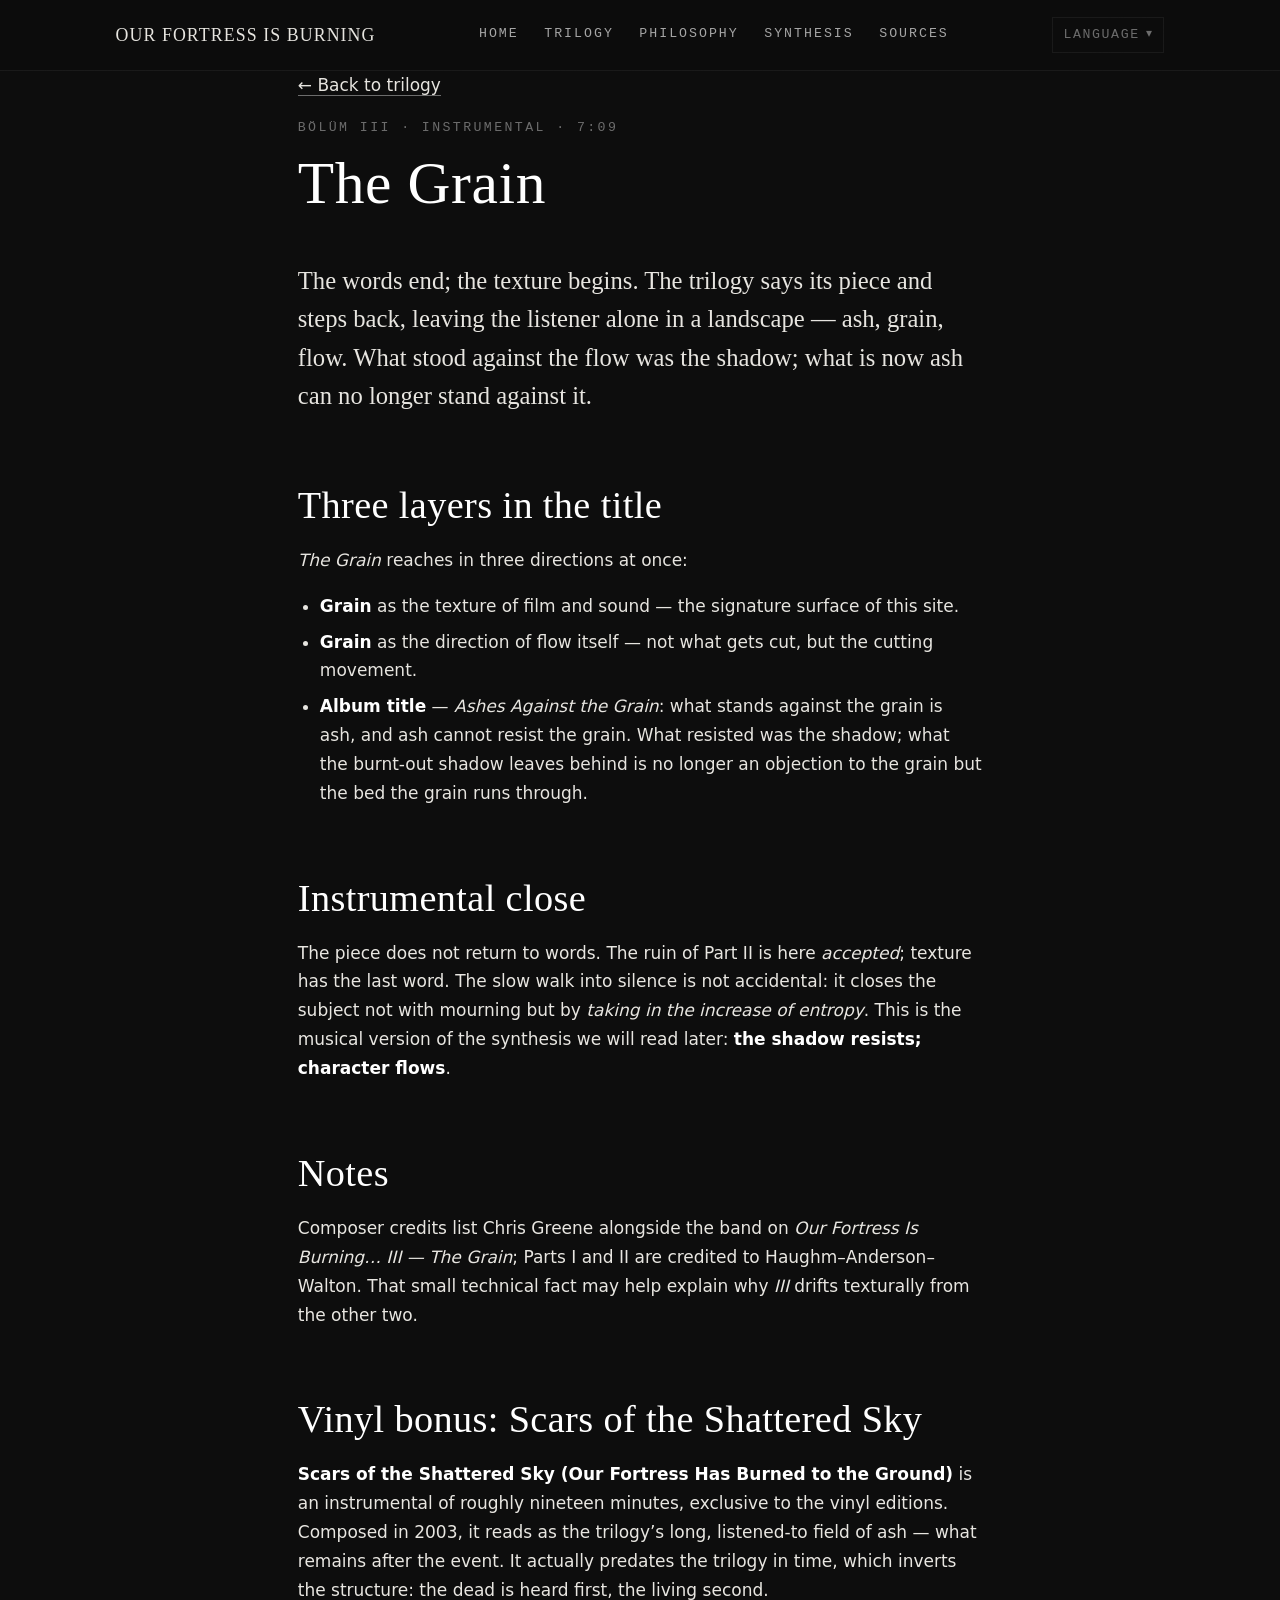
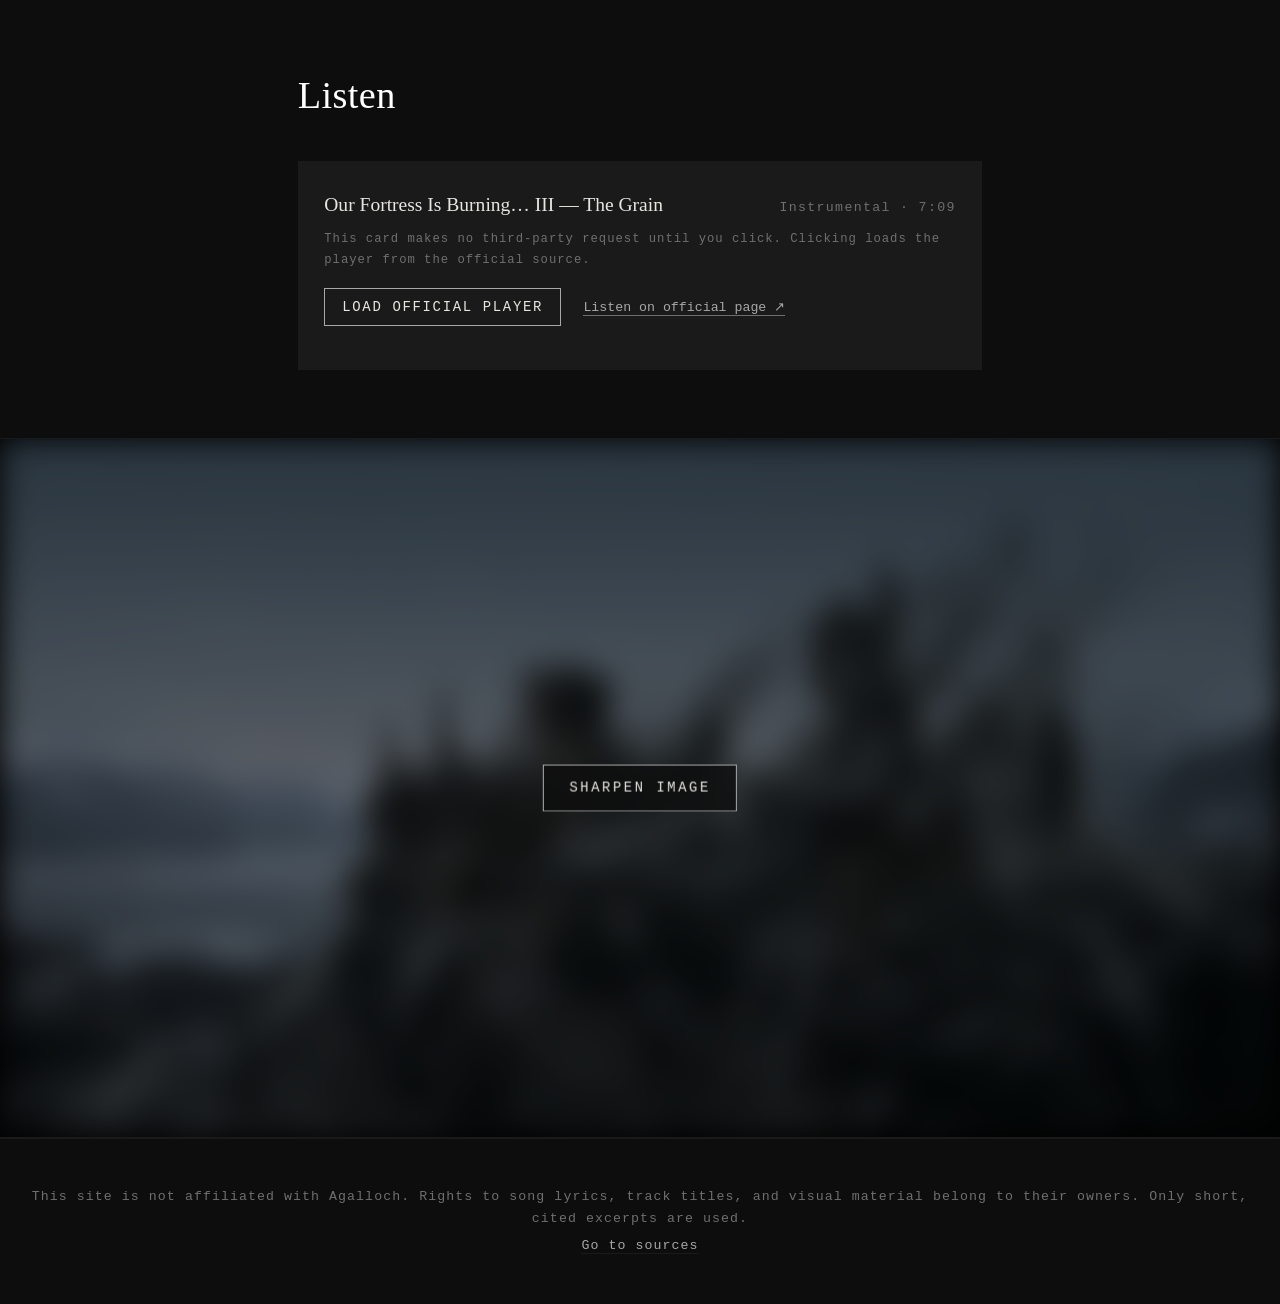
<file: uclem-iii.html>
<!doctype html>
<html lang="tr">
<head>
  <meta charset="utf-8" />
  <meta name="viewport" content="width=device-width, initial-scale=1" />
  <meta name="color-scheme" content="dark" />
  <meta http-equiv="Content-Security-Policy" content="default-src 'self'; script-src 'self'; style-src 'self' 'unsafe-inline'; img-src 'self' data:; font-src 'self'; connect-src 'self'; frame-src https://open.spotify.com https://*.bandcamp.com; object-src 'none'; base-uri 'self'; form-action 'self'" />
  <meta name="referrer" content="strict-origin-when-cross-origin" />
  <meta name="description" content="Bölüm III — The Grain: enstrümantal kapanış; kül, doku, sessizlik." />
  <title>Bölüm III — The Grain</title>
  <link rel="icon" type="image/svg+xml" href="assets/favicon.svg" />
  <link rel="stylesheet" href="assets/css/tokens.css" />
  <link rel="stylesheet" href="assets/css/main.css" />
</head>
<body>
  <header class="site-header">
    <nav class="nav" aria-label="Main">
      <a class="brand" href="index.html">Our Fortress Is Burning</a>
      <ul class="nav-links">
        <li><a href="index.html"    data-i18n="nav.home">Giriş</a></li>
        <li><a href="uclem.html"    data-i18n="nav.trilogy">Üçleme</a></li>
        <li><a href="felsefe.html"  data-i18n="nav.philosophy">Felsefe</a></li>
        <li><a href="sentez.html"   data-i18n="nav.synthesis">Sentez</a></li>
        <li><a href="kaynakca.html" data-i18n="nav.sources">Kaynakça</a></li>
      </ul>
      <div class="lang-switch">
        <button type="button" class="lang-toggle" aria-haspopup="true" aria-expanded="false" data-i18n="nav.lang.label">Dil</button>
        <ul class="lang-menu" role="menu" hidden>
          <li role="none"><button type="button" role="menuitemradio" aria-checked="false" data-lang="tr" lang="tr">Türkçe</button></li>
          <li role="none"><button type="button" role="menuitemradio" aria-checked="false" data-lang="en" lang="en">English</button></li>
          <li role="none"><button type="button" role="menuitemradio" aria-checked="false" data-lang="de" lang="de">Deutsch</button></li>
          <li role="none"><button type="button" role="menuitemradio" aria-checked="false" data-lang="fr" lang="fr">Français</button></li>
          <li role="none"><button type="button" role="menuitemradio" aria-checked="false" data-lang="es" lang="es">Español</button></li>
          <li role="none"><button type="button" role="menuitemradio" aria-checked="false" data-lang="ru" lang="ru">Русский</button></li>
          <li role="none"><button type="button" role="menuitemradio" aria-checked="false" data-lang="ja" lang="ja">日本語</button></li>
        </ul>
      </div>
    </nav>
  </header>

  <main class="container intensity-ash">
    <article class="page">
      <header>
        <p><a href="uclem.html" data-i18n="crumb.back">← Üçleme ana sayfasına dön</a></p>
        <p class="eyebrow">BÖLÜM III · INSTRUMENTAL · 7:09</p>
        <h1 lang="tr" data-lang="tr">The Grain</h1>
        <h1 lang="en" data-lang="en" hidden>The Grain</h1>
        <h1 lang="de" data-lang="de" hidden>The Grain</h1>
        <h1 lang="fr" data-lang="fr" hidden>The Grain</h1>
        <h1 lang="es" data-lang="es" hidden>The Grain</h1>
        <h1 lang="ru" data-lang="ru" hidden>The Grain</h1>
        <h1 lang="ja" data-lang="ja" hidden>The Grain</h1>
      </header>

      <section lang="tr" data-lang="tr">
        <p class="lead">
          Söz biter, doku başlar. Üçleme, sözünü söyleyip geri çekilir; geriye
          dinleyicinin yalnız kaldığı bir manzara — kül, gren, akış — kalır.
          Akışa karşı duran gölge artık küldür; küller akışa karşı duramaz.
        </p>

        <h2>Başlığın üç katmanı</h2>
        <p>
          <em>The Grain</em> üç şeye birden gönderme yapar:
        </p>
        <ul>
          <li><strong>Doku</strong> — filmin/sesin grenli yüzeyi, sitenin imza dokusu.</li>
          <li><strong>Tahıl</strong> — yangının kül ettiği şey değil; akışın
              kendi yönü, biçilen değil <em>biçen</em> hareket.</li>
          <li><strong>Albümün başlığı</strong> — <em>Ashes Against the Grain</em>:
              akışa "karşı" duran şey küldür ve kül, akışa karşı koyamaz. Direnen
              gölgedir; küle dönen gölgenin geriye bıraktığı şey, artık tahıla
              karşı bir itiraz değil, tahılın yatağıdır.
          </li>
        </ul>

        <h2>Enstrümantal kapanış</h2>
        <p>
          Bu son parça söze geri dönmez. Bölüm II’nin yıkımı, burada kabul edilir
          ve doku, son ezgi de söz olarak kalır. Sessizliğe geçişin tedrici oluşu
          rastgele değildir: konuyu, yas tutarak değil, <em>entropideki artışı
          kabul ederek</em> kapatmak istiyor. Bu, ileride okuyacağımız sentez
          tezinin müzikal önermesidir: <strong>gölge direnir; karakter akar</strong>.
        </p>

        <h2>Notlar</h2>
        <p>
          Yapımcı kayıtlarına göre <em>Our Fortress Is Burning… III — The Grain</em>’in
          besteci listesinde Chris Greene de yer alır; üçlemenin diğer iki bölümü
          Haughm–Anderson–Walton üçlüsüne kayıtlıdır. Bu küçük teknik ayrıntı,
          <em>III</em>’ün diğer ikisinden farklı bir dokuya kayışını da açıklayabilir.
        </p>

        <h2>Vinil bonus: Scars of the Shattered Sky</h2>
        <p>
          <strong>Scars of the Shattered Sky (Our Fortress Has Burned to the Ground)</strong>
          yalnızca vinil baskıda yer alan, yaklaşık 19 dakikalık bir enstrümantaldir.
          Bestesi 2003’tür; üçlemenin "olaydan sonra" uzun uzun dinlenen kül bandı
          olarak konuşulabilir. Bonusun kendisi üçlemeden kronolojik olarak öncedir;
          bu, "ilk olarak ölü olan, sonradan canlanan" tersine bir yapı önerir.
        </p>

        <h2>Dinle</h2>
        <div class="music-facade"
             data-embed-spotify="https://open.spotify.com/embed/track/6PifD5DGRBG1qrggawm88V"
             data-external-url="https://agallochaz.bandcamp.com/album/ashes-against-the-grain">
          <div class="row">
            <div class="title">Our Fortress Is Burning… III — The Grain</div>
            <div class="meta">Instrumental · 7:09</div>
          </div>
          <small class="warn" data-i18n="music.warn"></small>
          <button class="load" type="button" data-i18n="music.load"></button>
          <a class="ext-link" data-i18n="music.ext" target="_blank" rel="noopener noreferrer"></a>
          <div class="embed-slot"></div>
        </div>
      </section>

      <section lang="en" data-lang="en" hidden>
        <p class="lead">
          The words end; the texture begins. The trilogy says its piece and
          steps back, leaving the listener alone in a landscape — ash, grain,
          flow. What stood against the flow was the shadow; what is now ash
          can no longer stand against it.
        </p>

        <h2>Three layers in the title</h2>
        <p><em>The Grain</em> reaches in three directions at once:</p>
        <ul>
          <li><strong>Grain</strong> as the texture of film and sound — the
              signature surface of this site.</li>
          <li><strong>Grain</strong> as the direction of flow itself — not what
              gets cut, but the cutting movement.</li>
          <li><strong>Album title</strong> — <em>Ashes Against the Grain</em>:
              what stands against the grain is ash, and ash cannot resist the
              grain. What resisted was the shadow; what the burnt-out shadow
              leaves behind is no longer an objection to the grain but the bed
              the grain runs through.</li>
        </ul>

        <h2>Instrumental close</h2>
        <p>
          The piece does not return to words. The ruin of Part II is here
          <em>accepted</em>; texture has the last word. The slow walk into
          silence is not accidental: it closes the subject not with mourning
          but by <em>taking in the increase of entropy</em>. This is the
          musical version of the synthesis we will read later:
          <strong>the shadow resists; character flows</strong>.
        </p>

        <h2>Notes</h2>
        <p>
          Composer credits list Chris Greene alongside the band on
          <em>Our Fortress Is Burning… III — The Grain</em>; Parts I and II are
          credited to Haughm–Anderson–Walton. That small technical fact may help
          explain why <em>III</em> drifts texturally from the other two.
        </p>

        <h2>Vinyl bonus: Scars of the Shattered Sky</h2>
        <p>
          <strong>Scars of the Shattered Sky (Our Fortress Has Burned to the Ground)</strong>
          is an instrumental of roughly nineteen minutes, exclusive to the vinyl
          editions. Composed in 2003, it reads as the trilogy’s long, listened-to
          field of ash — what remains after the event. It actually predates the
          trilogy in time, which inverts the structure: the dead is heard first,
          the living second.
        </p>

        <h2>Listen</h2>
        <div class="music-facade"
             data-embed-spotify="https://open.spotify.com/embed/track/6PifD5DGRBG1qrggawm88V"
             data-external-url="https://agallochaz.bandcamp.com/album/ashes-against-the-grain">
          <div class="row">
            <div class="title">Our Fortress Is Burning… III — The Grain</div>
            <div class="meta">Instrumental · 7:09</div>
          </div>
          <small class="warn" data-i18n="music.warn"></small>
          <button class="load" type="button" data-i18n="music.load"></button>
          <a class="ext-link" data-i18n="music.ext" target="_blank" rel="noopener noreferrer"></a>
          <div class="embed-slot"></div>
        </div>
      </section>

      <section lang="de" data-lang="de" hidden>
        <p class="lead">
          Die Worte enden; die Textur beginnt. Die Trilogie sagt, was sie zu sagen
          hat, und tritt zurück; zurück bleibt der Hörer, allein in einer Landschaft —
          Asche, Maserung, Fluss. Was sich dem Fluss entgegenstellte, war der Schatten;
          was nun Asche ist, kann sich ihm nicht mehr entgegenstellen.
        </p>

        <h2>Drei Schichten im Titel</h2>
        <p><em>The Grain</em> greift in drei Richtungen zugleich:</p>
        <ul>
          <li><strong>Grain</strong> als die Textur von Film und Klang — die
              signaturhafte Oberfläche dieser Seite.</li>
          <li><strong>Grain</strong> als die Richtung des Flusses selbst — nicht das,
              was geschnitten wird, sondern die schneidende Bewegung.</li>
          <li><strong>Albumtitel</strong> — <em>Ashes Against the Grain</em>: Was sich
              gegen die Maserung stellt, ist Asche, und Asche kann der Maserung nicht
              widerstehen. Was widerstand, war der Schatten; was der ausgebrannte
              Schatten zurücklässt, ist kein Einwand mehr gegen die Maserung, sondern
              das Bett, durch das die Maserung läuft.</li>
        </ul>

        <h2>Instrumentaler Abschluss</h2>
        <p>
          Das Stück kehrt nicht zu Worten zurück. Der Untergang von Teil II wird hier
          <em>angenommen</em>; die Textur hat das letzte Wort. Der langsame Gang in
          die Stille ist kein Zufall: Er schließt das Thema nicht mit Trauer, sondern
          indem er <em>die Zunahme der Entropie aufnimmt</em>. Das ist die musikalische
          Fassung der Synthese, die wir später lesen werden:
          <strong>Der Schatten widersteht; der Charakter fließt</strong>.
        </p>

        <h2>Anmerkungen</h2>
        <p>
          Die Kompositionsangaben nennen bei
          <em>Our Fortress Is Burning… III — The Grain</em> Chris Greene neben der
          Band; Teil I und II sind Haughm–Anderson–Walton zugeschrieben. Diese kleine
          technische Tatsache könnte erklären, warum <em>III</em> sich texturell von
          den anderen beiden entfernt.
        </p>

        <h2>Vinyl-Bonus: Scars of the Shattered Sky</h2>
        <p>
          <strong>Scars of the Shattered Sky (Our Fortress Has Burned to the Ground)</strong>
          ist ein Instrumentalstück von etwa neunzehn Minuten, exklusiv für die
          Vinyl-Ausgaben. 2003 komponiert, liest es sich als das lange, abgehörte
          Aschefeld der Trilogie — das, was nach dem Ereignis bleibt. Zeitlich liegt es
          sogar vor der Trilogie, was die Struktur umkehrt: Das Tote wird zuerst
          gehört, das Lebendige danach.
        </p>

        <h2>Hören</h2>
        <div class="music-facade"
             data-embed-spotify="https://open.spotify.com/embed/track/6PifD5DGRBG1qrggawm88V"
             data-external-url="https://agallochaz.bandcamp.com/album/ashes-against-the-grain">
          <div class="row">
            <div class="title">Our Fortress Is Burning… III — The Grain</div>
            <div class="meta">Instrumental · 7:09</div>
          </div>
          <small class="warn" data-i18n="music.warn"></small>
          <button class="load" type="button" data-i18n="music.load"></button>
          <a class="ext-link" data-i18n="music.ext" target="_blank" rel="noopener noreferrer"></a>
          <div class="embed-slot"></div>
        </div>
      </section>

      <section lang="fr" data-lang="fr" hidden>
        <p class="lead">
          Les mots s’achèvent ; la texture commence. La trilogie dit ce qu’elle a à
          dire et se retire, laissant l’auditeur seul dans un paysage — cendre, grain,
          flux. Ce qui se dressait contre le flux, c’était l’ombre ; ce qui est
          désormais cendre ne peut plus s’y opposer.
        </p>

        <h2>Trois couches dans le titre</h2>
        <p><em>The Grain</em> tend dans trois directions à la fois :</p>
        <ul>
          <li><strong>Grain</strong> comme la texture du film et du son — la
              surface-signature de ce site.</li>
          <li><strong>Grain</strong> comme la direction du flux lui-même — non ce que
              l’on coupe, mais le mouvement qui coupe.</li>
          <li><strong>Titre de l’album</strong> — <em>Ashes Against the Grain</em> : ce
              qui se dresse contre le grain, c’est la cendre, et la cendre ne peut
              résister au grain. Ce qui résistait, c’était l’ombre ; ce que l’ombre
              consumée laisse derrière elle n’est plus une objection au grain, mais le
              lit que le grain parcourt.</li>
        </ul>

        <h2>Clôture instrumentale</h2>
        <p>
          Le morceau ne revient pas aux mots. La ruine de la partie II est ici
          <em>acceptée</em> ; la texture a le dernier mot. La lente marche vers le
          silence n’est pas fortuite : elle clôt le sujet non par le deuil mais en
          <em>accueillant l’augmentation de l’entropie</em>. C’est la version musicale
          de la synthèse que nous lirons plus tard : <strong>l’ombre résiste ; le
          caractère s’écoule</strong>.
        </p>

        <h2>Notes</h2>
        <p>
          Les crédits de composition mentionnent Chris Greene aux côtés du groupe sur
          <em>Our Fortress Is Burning… III — The Grain</em> ; les parties I et II sont
          créditées à Haughm–Anderson–Walton. Ce petit fait technique peut aider à
          expliquer pourquoi <em>III</em> dérive, sur le plan de la texture, des deux
          autres.
        </p>

        <h2>Bonus vinyle : Scars of the Shattered Sky</h2>
        <p>
          <strong>Scars of the Shattered Sky (Our Fortress Has Burned to the Ground)</strong>
          est un instrumental d’environ dix-neuf minutes, exclusif aux éditions vinyle.
          Composé en 2003, il se lit comme le long champ de cendres écouté de la
          trilogie — ce qui reste après l’événement. Dans le temps, il précède même la
          trilogie, ce qui inverse la structure : le mort est entendu d’abord, le
          vivant ensuite.
        </p>

        <h2>Écouter</h2>
        <div class="music-facade"
             data-embed-spotify="https://open.spotify.com/embed/track/6PifD5DGRBG1qrggawm88V"
             data-external-url="https://agallochaz.bandcamp.com/album/ashes-against-the-grain">
          <div class="row">
            <div class="title">Our Fortress Is Burning… III — The Grain</div>
            <div class="meta">Instrumental · 7:09</div>
          </div>
          <small class="warn" data-i18n="music.warn"></small>
          <button class="load" type="button" data-i18n="music.load"></button>
          <a class="ext-link" data-i18n="music.ext" target="_blank" rel="noopener noreferrer"></a>
          <div class="embed-slot"></div>
        </div>
      </section>

      <section lang="es" data-lang="es" hidden>
        <p class="lead">
          Las palabras terminan; la textura comienza. La trilogía dice lo suyo y se
          retira, dejando al oyente solo en un paisaje — ceniza, grano, flujo. Lo que
          se oponía al flujo era la sombra; lo que ahora es ceniza ya no puede
          oponérsele.
        </p>

        <h2>Tres capas en el título</h2>
        <p><em>The Grain</em> apunta en tres direcciones a la vez:</p>
        <ul>
          <li><strong>Grain</strong> como la textura del cine y del sonido — la
              superficie distintiva de este sitio.</li>
          <li><strong>Grain</strong> como la dirección del flujo mismo — no lo que se
              corta, sino el movimiento que corta.</li>
          <li><strong>Título del álbum</strong> — <em>Ashes Against the Grain</em>: lo
              que se opone a la veta es ceniza, y la ceniza no puede resistir la veta.
              Lo que resistía era la sombra; lo que la sombra consumida deja tras de sí
              ya no es una objeción a la veta, sino el lecho por el que la veta corre.</li>
        </ul>

        <h2>Cierre instrumental</h2>
        <p>
          La pieza no regresa a las palabras. La ruina de la parte II queda aquí
          <em>aceptada</em>; la textura tiene la última palabra. El lento caminar hacia
          el silencio no es casual: cierra el asunto no con duelo, sino <em>asumiendo
          el aumento de la entropía</em>. Es la versión musical de la síntesis que
          leeremos más adelante: <strong>la sombra resiste; el carácter fluye</strong>.
        </p>

        <h2>Notas</h2>
        <p>
          Los créditos de composición incluyen a Chris Greene junto a la banda en
          <em>Our Fortress Is Burning… III — The Grain</em>; las partes I y II se
          acreditan a Haughm–Anderson–Walton. Ese pequeño dato técnico puede ayudar a
          explicar por qué <em>III</em> se aleja, en textura, de las otras dos.
        </p>

        <h2>Bonus en vinilo: Scars of the Shattered Sky</h2>
        <p>
          <strong>Scars of the Shattered Sky (Our Fortress Has Burned to the Ground)</strong>
          es un instrumental de unos diecinueve minutos, exclusivo de las ediciones en
          vinilo. Compuesto en 2003, se lee como el largo campo de cenizas escuchado de
          la trilogía — lo que queda tras el suceso. En el tiempo, de hecho, precede a
          la trilogía, lo que invierte la estructura: lo muerto se oye primero; lo vivo,
          después.
        </p>

        <h2>Escuchar</h2>
        <div class="music-facade"
             data-embed-spotify="https://open.spotify.com/embed/track/6PifD5DGRBG1qrggawm88V"
             data-external-url="https://agallochaz.bandcamp.com/album/ashes-against-the-grain">
          <div class="row">
            <div class="title">Our Fortress Is Burning… III — The Grain</div>
            <div class="meta">Instrumental · 7:09</div>
          </div>
          <small class="warn" data-i18n="music.warn"></small>
          <button class="load" type="button" data-i18n="music.load"></button>
          <a class="ext-link" data-i18n="music.ext" target="_blank" rel="noopener noreferrer"></a>
          <div class="embed-slot"></div>
        </div>
      </section>

      <section lang="ru" data-lang="ru" hidden>
        <p class="lead">
          Слова заканчиваются; начинается фактура. Трилогия говорит своё и отступает,
          оставляя слушателя одного в пейзаже — пепел, волокно, поток. Тем, что
          противостояло потоку, была тень; то, что теперь стало пеплом, больше не может
          ему противостоять.
        </p>

        <h2>Три слоя в названии</h2>
        <p><em>The Grain</em> тянется сразу в трёх направлениях:</p>
        <ul>
          <li><strong>Grain</strong> как фактура плёнки и звука — фирменная поверхность
              этого сайта.</li>
          <li><strong>Grain</strong> как само направление потока — не то, что срезают, а
              срезающее движение.</li>
          <li><strong>Название альбома</strong> — <em>Ashes Against the Grain</em>: то,
              что встаёт против волокна, — это пепел, а пепел не может сопротивляться
              волокну. Сопротивлялась тень; то, что оставляет за собой выгоревшая тень, —
              уже не возражение волокну, а ложе, по которому волокно течёт.</li>
        </ul>

        <h2>Инструментальное завершение</h2>
        <p>
          Пьеса не возвращается к словам. Гибель части II здесь <em>принята</em>;
          последнее слово за фактурой. Медленный уход в тишину не случаен: он закрывает
          тему не скорбью, а <em>принятием возрастания энтропии</em>. Это музыкальная
          версия синтеза, который мы прочтём позже: <strong>тень сопротивляется;
          характер течёт</strong>.
        </p>

        <h2>Примечания</h2>
        <p>
          В композиторских титрах <em>Our Fortress Is Burning… III — The Grain</em>
          рядом с группой указан Крис Грин; части I и II приписаны трио
          Haughm–Anderson–Walton. Этот маленький технический факт может помочь
          объяснить, почему <em>III</em> по фактуре отходит от двух других.
        </p>

        <h2>Виниловый бонус: Scars of the Shattered Sky</h2>
        <p>
          <strong>Scars of the Shattered Sky (Our Fortress Has Burned to the Ground)</strong>
          — инструментал около девятнадцати минут, эксклюзивный для виниловых изданий.
          Сочинённый в 2003 году, он читается как долгое, выслушиваемое пепельное поле
          трилогии — то, что остаётся после события. По времени он даже предшествует
          трилогии, что переворачивает структуру: мёртвое слышится первым, живое —
          вторым.
        </p>

        <h2>Слушать</h2>
        <div class="music-facade"
             data-embed-spotify="https://open.spotify.com/embed/track/6PifD5DGRBG1qrggawm88V"
             data-external-url="https://agallochaz.bandcamp.com/album/ashes-against-the-grain">
          <div class="row">
            <div class="title">Our Fortress Is Burning… III — The Grain</div>
            <div class="meta">Instrumental · 7:09</div>
          </div>
          <small class="warn" data-i18n="music.warn"></small>
          <button class="load" type="button" data-i18n="music.load"></button>
          <a class="ext-link" data-i18n="music.ext" target="_blank" rel="noopener noreferrer"></a>
          <div class="embed-slot"></div>
        </div>
      </section>

      <section lang="ja" data-lang="ja" hidden>
        <p class="lead">
          言葉が終わり、肌理が始まる。三部作は言うべきを言って退き、聴き手を風景のなかに
          ひとり残す——灰、木目、流れ。流れに抗っていたのは影であった。いまや灰となった
          ものは、もはやそれに抗えない。
        </p>

        <h2>題名の三つの層</h2>
        <p><em>The Grain</em> は同時に三つの方向へ届く。</p>
        <ul>
          <li><strong>Grain</strong>＝フィルムと音の肌理——本サイトの署名のような表面。</li>
          <li><strong>Grain</strong>＝流れそのものの方向——切られるものではなく、切る運動。</li>
          <li><strong>アルバムの題名</strong>——<em>Ashes Against the Grain</em>：木目に
              逆らって立つものは灰であり、灰は木目に抗えない。抗っていたのは影であった。
              燃え尽きた影が後に残すものは、もはや木目への異議ではなく、木目が流れていく
              床である。</li>
        </ul>

        <h2>器楽による結び</h2>
        <p>
          この曲は言葉へ戻らない。第二部の破滅はここで<em>受け入れられ</em>、肌理が最後の
          言葉をもつ。沈黙へのゆるやかな歩みは偶然ではない。それは主題を、嘆きによってでは
          なく、<em>エントロピーの増大を受け入れること</em>によって閉じる。これは、後に
          読むことになる統合の、音楽による版である——<strong>影は抗い、性格は流れる</strong>。
        </p>

        <h2>注記</h2>
        <p>
          作曲クレジットでは、<em>Our Fortress Is Burning… III — The Grain</em> にバンドと
          並んでクリス・グリーンの名が挙がる。第一部と第二部は Haughm–Anderson–Walton の
          三名に帰せられている。この小さな技術的事実は、<em>III</em> が肌理の面で他の二曲
          から離れていく理由の説明を助けるかもしれない。
        </p>

        <h2>ヴァイナル・ボーナス：Scars of the Shattered Sky</h2>
        <p>
          <strong>Scars of the Shattered Sky (Our Fortress Has Burned to the Ground)</strong>
          は約十九分のインストゥルメンタルで、アナログ盤のみに収録されている。2003年の作で、
          三部作の長く聴き入る灰の野——出来事の後に残るもの——として読める。時間の上では
          むしろ三部作に先立っており、それが構造を反転させる。死んだものが先に聴かれ、
          生きたものが後に来るのだ。
        </p>

        <h2>聴く</h2>
        <div class="music-facade"
             data-embed-spotify="https://open.spotify.com/embed/track/6PifD5DGRBG1qrggawm88V"
             data-external-url="https://agallochaz.bandcamp.com/album/ashes-against-the-grain">
          <div class="row">
            <div class="title">Our Fortress Is Burning… III — The Grain</div>
            <div class="meta">Instrumental · 7:09</div>
          </div>
          <small class="warn" data-i18n="music.warn"></small>
          <button class="load" type="button" data-i18n="music.load"></button>
          <a class="ext-link" data-i18n="music.ext" target="_blank" rel="noopener noreferrer"></a>
          <div class="embed-slot"></div>
        </div>
      </section>
    </article>
  </main>

  <section class="fortress-hero" aria-label="Our Fortress Is Burning… III — The Grain">
    <picture>
      <source type="image/webp"
              srcset="assets/images/fortress-iii-768.webp 768w,
                      assets/images/fortress-iii-1280.webp 1280w,
                      assets/images/fortress-iii-1920.webp 1920w,
                      assets/images/fortress-iii.webp 2816w"
              sizes="100vw" />
      <img class="fortress-hero__img"
           src="assets/images/fortress-iii.png"
           alt="Our Fortress Is Burning… III — The Grain"
           width="2816" height="1536"
           loading="lazy" decoding="async" />
    </picture>
    <button class="fortress-hero__btn" type="button"
            data-i18n="image.focus"
            aria-pressed="false">Görseli netleştir</button>
  </section>

  <footer class="site-footer">
    <p data-i18n="footer.note">Bu site Agalloch ile bağlı resmî bir kaynak değildir.</p>
    <p><a href="kaynakca.html" data-i18n="footer.sources">Kaynakçaya git</a></p>
  </footer>

  <script src="assets/js/chrome.js"></script>
  <script src="assets/js/i18n.js"></script>
  <script src="assets/js/glossary.js"></script>
  <script src="assets/js/music-facade.js"></script>
  <script src="assets/js/fortress-hero.js"></script>
  <script src="assets/js/grain.js"></script>
</body>
</html>
</file>
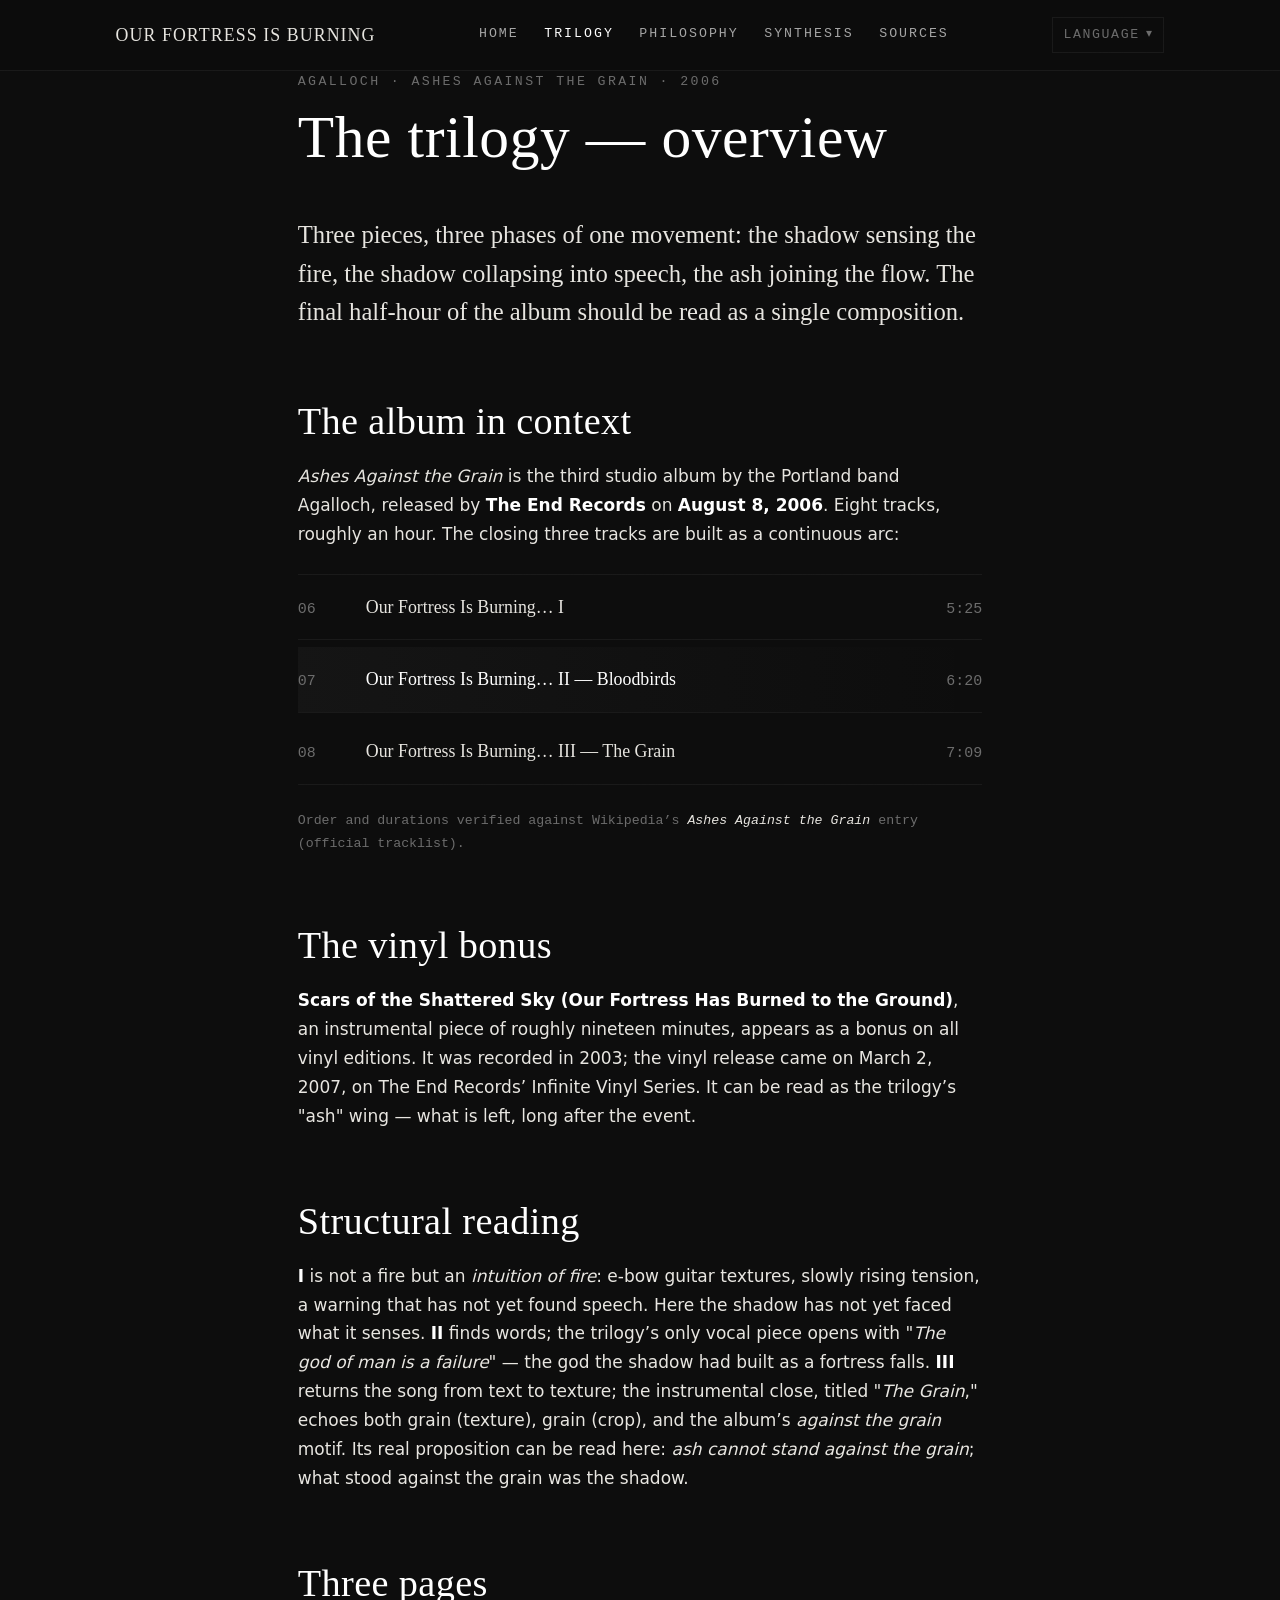
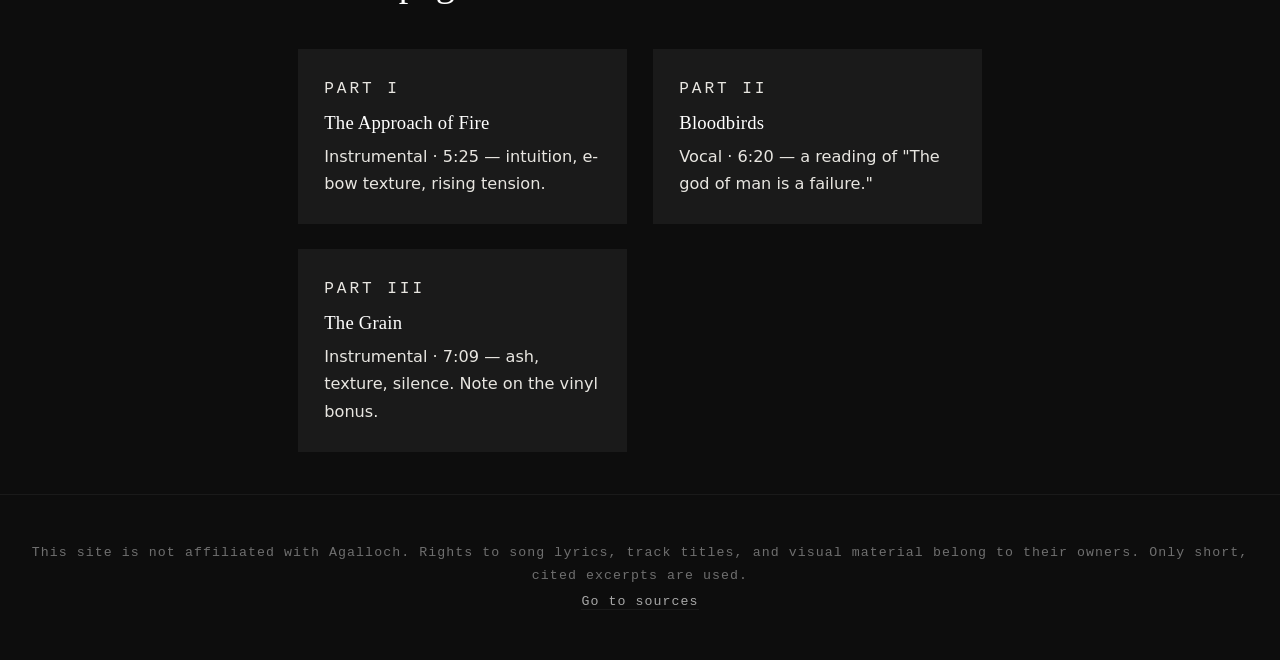
<file: uclem.html>
<!doctype html>
<html lang="tr">
<head>
  <meta charset="utf-8" />
  <meta name="viewport" content="width=device-width, initial-scale=1" />
  <meta name="color-scheme" content="dark" />
  <meta http-equiv="Content-Security-Policy" content="default-src 'self'; script-src 'self'; style-src 'self' 'unsafe-inline'; img-src 'self' data:; font-src 'self'; connect-src 'self'; frame-src https://open.spotify.com https://*.bandcamp.com; object-src 'none'; base-uri 'self'; form-action 'self'" />
  <meta name="referrer" content="strict-origin-when-cross-origin" />
  <meta name="description" content="Agalloch — Ashes Against the Grain (2006) kapanış üçlemesine genel bakış: I, II – Bloodbirds, III – The Grain." />
  <title>Üçleme — Our Fortress Is Burning</title>
  <link rel="icon" type="image/svg+xml" href="assets/favicon.svg" />
  <link rel="stylesheet" href="assets/css/tokens.css" />
  <link rel="stylesheet" href="assets/css/main.css" />
</head>
<body>
  <header class="site-header">
    <nav class="nav" aria-label="Main">
      <a class="brand" href="index.html">Our Fortress Is Burning</a>
      <ul class="nav-links">
        <li><a href="index.html"    data-i18n="nav.home">Giriş</a></li>
        <li><a href="uclem.html"    data-i18n="nav.trilogy">Üçleme</a></li>
        <li><a href="felsefe.html"  data-i18n="nav.philosophy">Felsefe</a></li>
        <li><a href="sentez.html"   data-i18n="nav.synthesis">Sentez</a></li>
        <li><a href="kaynakca.html" data-i18n="nav.sources">Kaynakça</a></li>
      </ul>
      <div class="lang-switch">
        <button type="button" class="lang-toggle" aria-haspopup="true" aria-expanded="false" data-i18n="nav.lang.label">Dil</button>
        <ul class="lang-menu" role="menu" hidden>
          <li role="none"><button type="button" role="menuitemradio" aria-checked="false" data-lang="tr" lang="tr">Türkçe</button></li>
          <li role="none"><button type="button" role="menuitemradio" aria-checked="false" data-lang="en" lang="en">English</button></li>
          <li role="none"><button type="button" role="menuitemradio" aria-checked="false" data-lang="de" lang="de">Deutsch</button></li>
          <li role="none"><button type="button" role="menuitemradio" aria-checked="false" data-lang="fr" lang="fr">Français</button></li>
          <li role="none"><button type="button" role="menuitemradio" aria-checked="false" data-lang="es" lang="es">Español</button></li>
          <li role="none"><button type="button" role="menuitemradio" aria-checked="false" data-lang="ru" lang="ru">Русский</button></li>
          <li role="none"><button type="button" role="menuitemradio" aria-checked="false" data-lang="ja" lang="ja">日本語</button></li>
        </ul>
      </div>
    </nav>
  </header>

  <main class="container">
    <article class="page">
      <header>
        <p class="eyebrow" lang="tr" data-lang="tr">AGALLOCH · ASHES AGAINST THE GRAIN · 2006</p>
        <p class="eyebrow" lang="en" data-lang="en" hidden>AGALLOCH · ASHES AGAINST THE GRAIN · 2006</p>
        <p class="eyebrow" lang="de" data-lang="de" hidden>AGALLOCH · ASHES AGAINST THE GRAIN · 2006</p>
        <p class="eyebrow" lang="fr" data-lang="fr" hidden>AGALLOCH · ASHES AGAINST THE GRAIN · 2006</p>
        <p class="eyebrow" lang="es" data-lang="es" hidden>AGALLOCH · ASHES AGAINST THE GRAIN · 2006</p>
        <p class="eyebrow" lang="ru" data-lang="ru" hidden>AGALLOCH · ASHES AGAINST THE GRAIN · 2006</p>
        <p class="eyebrow" lang="ja" data-lang="ja" hidden>AGALLOCH · ASHES AGAINST THE GRAIN · 2006</p>
        <h1 lang="tr" data-lang="tr">Üçleme — genel bakış</h1>
        <h1 lang="en" data-lang="en" hidden>The trilogy — overview</h1>
        <h1 lang="de" data-lang="de" hidden>Die Trilogie — Überblick</h1>
        <h1 lang="fr" data-lang="fr" hidden>La trilogie — vue d’ensemble</h1>
        <h1 lang="es" data-lang="es" hidden>La trilogía — panorama</h1>
        <h1 lang="ru" data-lang="ru" hidden>Трилогия — обзор</h1>
        <h1 lang="ja" data-lang="ja" hidden>三部作——全体像</h1>
      </header>

      <section lang="tr" data-lang="tr">
        <p class="lead">
          Üç parça, tek bir hareketin üç evresi: gölgenin yangını sezişi,
          gölgenin sözle çöküşü, küllerin akışa katılışı. Albümün son yarım
          saatlik kısmı tek bir kompozisyon gibi okunmalıdır.
        </p>

        <h2>Albümün yeri</h2>
        <p>
          <em>Ashes Against the Grain</em>, Portland merkezli Agalloch’un
          <strong>The End Records</strong> etiketiyle <strong>8 Ağustos 2006</strong>’da
          yayımlanan üçüncü stüdyo albümüdür. Sekiz parça, yaklaşık bir saatlik akış.
          Albümün son üç başlığı bir bütün olarak tasarlanmıştır:
        </p>

        <ol class="tracklist">
          <li><span class="num">06</span><span class="name">Our Fortress Is Burning… I</span><span class="dur">5:25</span></li>
          <li class="highlight"><span class="num">07</span><span class="name">Our Fortress Is Burning… II — Bloodbirds</span><span class="dur">6:20</span></li>
          <li><span class="num">08</span><span class="name">Our Fortress Is Burning… III — The Grain</span><span class="dur">7:09</span></li>
        </ol>
        <p class="footnote">
          Süreler ve sıra Wikipedia’nın <em>Ashes Against the Grain</em> girişinden
          (resmî tracklist) doğrulanmıştır.
        </p>

        <h2>Vinil bonusu</h2>
        <p>
          <strong>Scars of the Shattered Sky (Our Fortress Has Burned to the Ground)</strong>
          adlı yaklaşık 19 dakikalık enstrümantal parça, albümün vinil baskılarında bonus
          olarak yer alır. Kayıt 2003 tarihlidir; vinil sürümü 2 Mart 2007’de The End
          Records’un Infinite Vinyl Series serisinde çıkmıştır. Üçlemenin "kül" kanadı
          olarak okunabilir: olaydan sonra, kalan dokunun uzun uzun dinlenmesi.
        </p>

        <h2>Yapısal okuma</h2>
        <p>
          <strong>I</strong> bir yangın değil, <em>yangının sezgisidir</em>: e-bow ile
          uzatılan gitar dokuları, yavaşça yükselen gerilim, henüz söze ulaşmamış
          bir uyarı. Burada gölge daha sezdiği şeyle yüzleşmemiştir.
          <strong>II</strong> dile gelir; tek sözlü parça, açılış mısrası
          "<em>The god of man is a failure</em>" — gölgenin kale gibi koruduğu
          tanrı çöker. <strong>III</strong> şarkıyı söze değil dokuya geri verir;
          enstrümantal kapanış, "<em>grain</em>" başlığıyla hem grenin (doku) hem
          tahılın (mahsul) hem de albümün <em>against the grain</em> motifinin son
          yankısıdır. Albümün asıl önermesi de burada okunabilir: <em>kül,
          akışa karşı duramaz</em>; akışa karşı duran şeyin adı gölgeydi.
        </p>

        <h2>Üç sayfa</h2>
        <div class="card-grid">
          <a class="card" href="uclem-i.html">
            <p class="eyebrow">Bölüm I</p>
            <h3>Yangının Yaklaşması</h3>
            <p>Enstrümantal · 5:25 — sezgi, e-bow dokusu, yükselen gerilim.</p>
          </a>
          <a class="card" href="uclem-ii.html">
            <p class="eyebrow">Bölüm II</p>
            <h3>Bloodbirds</h3>
            <p>Sözlü · 6:20 — "The god of man is a failure" mısrasının okuması.</p>
          </a>
          <a class="card" href="uclem-iii.html">
            <p class="eyebrow">Bölüm III</p>
            <h3>The Grain</h3>
            <p>Enstrümantal · 7:09 — kül, doku, sessizlik. Bonusa kısa değinme.</p>
          </a>
        </div>
      </section>

      <section lang="en" data-lang="en" hidden>
        <p class="lead">
          Three pieces, three phases of one movement: the shadow sensing the
          fire, the shadow collapsing into speech, the ash joining the flow.
          The final half-hour of the album should be read as a single composition.
        </p>

        <h2>The album in context</h2>
        <p>
          <em>Ashes Against the Grain</em> is the third studio album by the
          Portland band Agalloch, released by <strong>The End Records</strong> on
          <strong>August 8, 2006</strong>. Eight tracks, roughly an hour. The
          closing three tracks are built as a continuous arc:
        </p>

        <ol class="tracklist">
          <li><span class="num">06</span><span class="name">Our Fortress Is Burning… I</span><span class="dur">5:25</span></li>
          <li class="highlight"><span class="num">07</span><span class="name">Our Fortress Is Burning… II — Bloodbirds</span><span class="dur">6:20</span></li>
          <li><span class="num">08</span><span class="name">Our Fortress Is Burning… III — The Grain</span><span class="dur">7:09</span></li>
        </ol>
        <p class="footnote">
          Order and durations verified against Wikipedia’s <em>Ashes Against the Grain</em>
          entry (official tracklist).
        </p>

        <h2>The vinyl bonus</h2>
        <p>
          <strong>Scars of the Shattered Sky (Our Fortress Has Burned to the Ground)</strong>,
          an instrumental piece of roughly nineteen minutes, appears as a bonus on all
          vinyl editions. It was recorded in 2003; the vinyl release came on
          March 2, 2007, on The End Records’ Infinite Vinyl Series. It can be read as
          the trilogy’s "ash" wing — what is left, long after the event.
        </p>

        <h2>Structural reading</h2>
        <p>
          <strong>I</strong> is not a fire but an <em>intuition of fire</em>:
          e-bow guitar textures, slowly rising tension, a warning that has not
          yet found speech. Here the shadow has not yet faced what it senses.
          <strong>II</strong> finds words; the trilogy’s only vocal piece opens
          with "<em>The god of man is a failure</em>" — the god the shadow had
          built as a fortress falls. <strong>III</strong> returns the song from
          text to texture; the instrumental close, titled "<em>The Grain</em>,"
          echoes both grain (texture), grain (crop), and the album’s
          <em>against the grain</em> motif. Its real proposition can be read
          here: <em>ash cannot stand against the grain</em>; what stood against
          the grain was the shadow.
        </p>

        <h2>Three pages</h2>
        <div class="card-grid">
          <a class="card" href="uclem-i.html">
            <p class="eyebrow">Part I</p>
            <h3>The Approach of Fire</h3>
            <p>Instrumental · 5:25 — intuition, e-bow texture, rising tension.</p>
          </a>
          <a class="card" href="uclem-ii.html">
            <p class="eyebrow">Part II</p>
            <h3>Bloodbirds</h3>
            <p>Vocal · 6:20 — a reading of "The god of man is a failure."</p>
          </a>
          <a class="card" href="uclem-iii.html">
            <p class="eyebrow">Part III</p>
            <h3>The Grain</h3>
            <p>Instrumental · 7:09 — ash, texture, silence. Note on the vinyl bonus.</p>
          </a>
        </div>
      </section>

      <section lang="de" data-lang="de" hidden>
        <p class="lead">
          Drei Stücke, drei Phasen einer einzigen Bewegung: der Schatten, der das
          Feuer ahnt; der Schatten, der in Sprache zusammenbricht; die Asche, die
          sich dem Fluss anschließt. Die letzte halbe Stunde des Albums sollte als
          eine einzige Komposition gelesen werden.
        </p>

        <h2>Das Album im Kontext</h2>
        <p>
          <em>Ashes Against the Grain</em> ist das dritte Studioalbum der
          Portland-Band Agalloch, veröffentlicht bei <strong>The End Records</strong>
          am <strong>8. August 2006</strong>. Acht Stücke, etwa eine Stunde. Die drei
          abschließenden Tracks sind als durchgehender Bogen angelegt:
        </p>

        <ol class="tracklist">
          <li><span class="num">06</span><span class="name">Our Fortress Is Burning… I</span><span class="dur">5:25</span></li>
          <li class="highlight"><span class="num">07</span><span class="name">Our Fortress Is Burning… II — Bloodbirds</span><span class="dur">6:20</span></li>
          <li><span class="num">08</span><span class="name">Our Fortress Is Burning… III — The Grain</span><span class="dur">7:09</span></li>
        </ol>
        <p class="footnote">
          Reihenfolge und Spielzeiten anhand des Wikipedia-Eintrags zu
          <em>Ashes Against the Grain</em> (offizielle Trackliste) überprüft.
        </p>

        <h2>Der Vinyl-Bonus</h2>
        <p>
          <strong>Scars of the Shattered Sky (Our Fortress Has Burned to the Ground)</strong>,
          ein etwa neunzehnminütiges Instrumentalstück, erscheint als Bonus auf allen
          Vinyl-Ausgaben. Es wurde 2003 aufgenommen; die Vinyl-Veröffentlichung erfolgte
          am 2. März 2007 in der Infinite Vinyl Series von The End Records. Es lässt
          sich als der „Asche“-Flügel der Trilogie lesen — das, was übrig bleibt, lange
          nach dem Ereignis.
        </p>

        <h2>Strukturelle Lesart</h2>
        <p>
          <strong>I</strong> ist kein Feuer, sondern eine <em>Ahnung des Feuers</em>:
          E-Bow-Gitarrentexturen, langsam steigende Spannung, eine Warnung, die noch
          keine Sprache gefunden hat. Hier hat sich der Schatten dem, was er ahnt, noch
          nicht gestellt. <strong>II</strong> findet Worte; das einzige Gesangsstück der
          Trilogie beginnt mit „<em>The god of man is a failure</em>“ — der Gott, den der
          Schatten als Festung errichtet hatte, fällt. <strong>III</strong> gibt das Lied
          von der Sprache zurück an die Textur; der instrumentale Abschluss mit dem Titel
          „<em>The Grain</em>“ hallt zugleich grain (Maserung), grain (Korn) und das
          Motiv <em>against the grain</em> des Albums wider. Hier lässt sich seine
          eigentliche These lesen: <em>Asche kann sich nicht gegen die Maserung
          stemmen</em>; was sich gegen die Maserung stemmte, war der Schatten.
        </p>

        <h2>Drei Seiten</h2>
        <div class="card-grid">
          <a class="card" href="uclem-i.html">
            <p class="eyebrow">Teil I</p>
            <h3>Das Nahen des Feuers</h3>
            <p>Instrumental · 5:25 — Ahnung, E-Bow-Textur, steigende Spannung.</p>
          </a>
          <a class="card" href="uclem-ii.html">
            <p class="eyebrow">Teil II</p>
            <h3>Bloodbirds</h3>
            <p>Gesang · 6:20 — eine Lesart von „The god of man is a failure“.</p>
          </a>
          <a class="card" href="uclem-iii.html">
            <p class="eyebrow">Teil III</p>
            <h3>The Grain</h3>
            <p>Instrumental · 7:09 — Asche, Textur, Stille. Hinweis auf den Vinyl-Bonus.</p>
          </a>
        </div>
      </section>

      <section lang="fr" data-lang="fr" hidden>
        <p class="lead">
          Trois morceaux, trois phases d’un seul mouvement : l’ombre qui pressent le
          feu, l’ombre qui s’effondre dans la parole, la cendre qui rejoint le flux.
          La dernière demi-heure de l’album doit se lire comme une seule composition.
        </p>

        <h2>L’album dans son contexte</h2>
        <p>
          <em>Ashes Against the Grain</em> est le troisième album studio du groupe
          Agalloch, de Portland, paru chez <strong>The End Records</strong> le
          <strong>8 août 2006</strong>. Huit morceaux, environ une heure. Les trois
          derniers titres forment un arc continu :
        </p>

        <ol class="tracklist">
          <li><span class="num">06</span><span class="name">Our Fortress Is Burning… I</span><span class="dur">5:25</span></li>
          <li class="highlight"><span class="num">07</span><span class="name">Our Fortress Is Burning… II — Bloodbirds</span><span class="dur">6:20</span></li>
          <li><span class="num">08</span><span class="name">Our Fortress Is Burning… III — The Grain</span><span class="dur">7:09</span></li>
        </ol>
        <p class="footnote">
          Ordre et durées vérifiés d’après la notice Wikipédia d’<em>Ashes Against the
          Grain</em> (tracklist officielle).
        </p>

        <h2>Le bonus vinyle</h2>
        <p>
          <strong>Scars of the Shattered Sky (Our Fortress Has Burned to the Ground)</strong>,
          un instrumental d’environ dix-neuf minutes, figure en bonus sur toutes les
          éditions vinyle. Enregistré en 2003, il est paru en vinyle le 2 mars 2007 dans
          l’Infinite Vinyl Series de The End Records. On peut le lire comme l’aile
          « cendre » de la trilogie — ce qui reste, longtemps après l’événement.
        </p>

        <h2>Lecture structurelle</h2>
        <p>
          <strong>I</strong> n’est pas un feu mais une <em>intuition du feu</em> :
          textures de guitare à l’e-bow, tension qui monte lentement, un avertissement
          qui n’a pas encore trouvé la parole. Ici, l’ombre n’a pas encore affronté ce
          qu’elle pressent. <strong>II</strong> trouve les mots ; le seul morceau chanté
          de la trilogie s’ouvre sur « <em>The god of man is a failure</em> » — le dieu
          que l’ombre avait érigé en forteresse tombe. <strong>III</strong> rend le chant,
          de la parole à la texture ; la clôture instrumentale, intitulée
          « <em>The Grain</em> », fait écho à la fois à grain (texture), grain (récolte)
          et au motif <em>against the grain</em> de l’album. C’est ici que se lit sa
          véritable proposition : <em>la cendre ne peut se dresser contre le grain</em> ;
          ce qui se dressait contre le grain, c’était l’ombre.
        </p>

        <h2>Trois pages</h2>
        <div class="card-grid">
          <a class="card" href="uclem-i.html">
            <p class="eyebrow">Partie I</p>
            <h3>L’approche du feu</h3>
            <p>Instrumental · 5:25 — intuition, texture à l’e-bow, tension croissante.</p>
          </a>
          <a class="card" href="uclem-ii.html">
            <p class="eyebrow">Partie II</p>
            <h3>Bloodbirds</h3>
            <p>Chant · 6:20 — une lecture de « The god of man is a failure ».</p>
          </a>
          <a class="card" href="uclem-iii.html">
            <p class="eyebrow">Partie III</p>
            <h3>The Grain</h3>
            <p>Instrumental · 7:09 — cendre, texture, silence. Note sur le bonus vinyle.</p>
          </a>
        </div>
      </section>

      <section lang="es" data-lang="es" hidden>
        <p class="lead">
          Tres temas, tres fases de un solo movimiento: la sombra que presiente el
          fuego, la sombra que se derrumba en la palabra, la ceniza que se une al
          flujo. La última media hora del álbum debe leerse como una sola composición.
        </p>

        <h2>El álbum en su contexto</h2>
        <p>
          <em>Ashes Against the Grain</em> es el tercer álbum de estudio de la banda de
          Portland Agalloch, publicado por <strong>The End Records</strong> el
          <strong>8 de agosto de 2006</strong>. Ocho temas, alrededor de una hora. Los
          tres últimos están concebidos como un arco continuo:
        </p>

        <ol class="tracklist">
          <li><span class="num">06</span><span class="name">Our Fortress Is Burning… I</span><span class="dur">5:25</span></li>
          <li class="highlight"><span class="num">07</span><span class="name">Our Fortress Is Burning… II — Bloodbirds</span><span class="dur">6:20</span></li>
          <li><span class="num">08</span><span class="name">Our Fortress Is Burning… III — The Grain</span><span class="dur">7:09</span></li>
        </ol>
        <p class="footnote">
          Orden y duraciones verificados con la entrada de Wikipedia de
          <em>Ashes Against the Grain</em> (lista de temas oficial).
        </p>

        <h2>El bonus en vinilo</h2>
        <p>
          <strong>Scars of the Shattered Sky (Our Fortress Has Burned to the Ground)</strong>,
          una pieza instrumental de unos diecinueve minutos, aparece como bonus en todas
          las ediciones en vinilo. Se grabó en 2003; la edición en vinilo llegó el 2 de
          marzo de 2007, dentro de la Infinite Vinyl Series de The End Records. Puede
          leerse como el ala «ceniza» de la trilogía: lo que queda, mucho después del
          suceso.
        </p>

        <h2>Lectura estructural</h2>
        <p>
          <strong>I</strong> no es un fuego, sino una <em>intuición del fuego</em>:
          texturas de guitarra con e-bow, una tensión que asciende despacio, una
          advertencia que aún no ha encontrado palabra. Aquí la sombra todavía no ha
          afrontado lo que presiente. <strong>II</strong> encuentra las palabras; el único
          tema cantado de la trilogía abre con «<em>The god of man is a failure</em>» — el
          dios que la sombra había erigido como fortaleza cae. <strong>III</strong> devuelve
          la canción de la palabra a la textura; el cierre instrumental, titulado
          «<em>The Grain</em>», resuena a la vez como grain (veta), grain (grano) y el
          motivo <em>against the grain</em> del álbum. Aquí puede leerse su verdadera
          propuesta: <em>la ceniza no puede oponerse a la veta</em>; lo que se oponía a la
          veta era la sombra.
        </p>

        <h2>Tres páginas</h2>
        <div class="card-grid">
          <a class="card" href="uclem-i.html">
            <p class="eyebrow">Parte I</p>
            <h3>La aproximación del fuego</h3>
            <p>Instrumental · 5:25 — intuición, textura de e-bow, tensión creciente.</p>
          </a>
          <a class="card" href="uclem-ii.html">
            <p class="eyebrow">Parte II</p>
            <h3>Bloodbirds</h3>
            <p>Voz · 6:20 — una lectura de «The god of man is a failure».</p>
          </a>
          <a class="card" href="uclem-iii.html">
            <p class="eyebrow">Parte III</p>
            <h3>The Grain</h3>
            <p>Instrumental · 7:09 — ceniza, textura, silencio. Nota sobre el bonus en vinilo.</p>
          </a>
        </div>
      </section>

      <section lang="ru" data-lang="ru" hidden>
        <p class="lead">
          Три композиции, три фазы одного движения: тень, предчувствующая огонь; тень,
          рушащаяся в слово; пепел, входящий в поток. Последние полчаса альбома следует
          читать как единую композицию.
        </p>

        <h2>Альбом в контексте</h2>
        <p>
          <em>Ashes Against the Grain</em> — третий студийный альбом портлендской группы
          Agalloch, выпущенный лейблом <strong>The End Records</strong>
          <strong>8 августа 2006 года</strong>. Восемь композиций, около часа. Три
          заключительных трека выстроены как непрерывная дуга:
        </p>

        <ol class="tracklist">
          <li><span class="num">06</span><span class="name">Our Fortress Is Burning… I</span><span class="dur">5:25</span></li>
          <li class="highlight"><span class="num">07</span><span class="name">Our Fortress Is Burning… II — Bloodbirds</span><span class="dur">6:20</span></li>
          <li><span class="num">08</span><span class="name">Our Fortress Is Burning… III — The Grain</span><span class="dur">7:09</span></li>
        </ol>
        <p class="footnote">
          Порядок и длительности сверены со статьёй о <em>Ashes Against the Grain</em> в
          Википедии (официальный трек-лист).
        </p>

        <h2>Виниловый бонус</h2>
        <p>
          <strong>Scars of the Shattered Sky (Our Fortress Has Burned to the Ground)</strong>,
          инструментальная пьеса около девятнадцати минут, входит бонусом во все виниловые
          издания. Запись 2003 года; виниловый релиз вышел 2 марта 2007 года в серии
          Infinite Vinyl Series лейбла The End Records. Её можно прочесть как «пепельное»
          крыло трилогии — то, что остаётся спустя долгое время после события.
        </p>

        <h2>Структурное чтение</h2>
        <p>
          <strong>I</strong> — не огонь, а <em>предчувствие огня</em>: гитарные фактуры с
          e-bow, медленно нарастающее напряжение, предупреждение, ещё не нашедшее слов.
          Здесь тень ещё не встретилась с тем, что предчувствует. <strong>II</strong>
          обретает слова; единственная вокальная вещь трилогии открывается строкой
          «<em>The god of man is a failure</em>» — бог, которого тень возвела как крепость,
          падает. <strong>III</strong> возвращает песню от слова к фактуре; инструментальное
          завершение под названием «<em>The Grain</em>» отзывается сразу как grain (фактура),
          grain (зерно) и мотив альбома <em>against the grain</em>. Именно здесь читается его
          подлинный тезис: <em>пепел не может противостоять волокну</em>; тем, что
          противостояло волокну, была тень.
        </p>

        <h2>Три страницы</h2>
        <div class="card-grid">
          <a class="card" href="uclem-i.html">
            <p class="eyebrow">Часть I</p>
            <h3>Приближение огня</h3>
            <p>Инструментал · 5:25 — предчувствие, фактура e-bow, нарастающее напряжение.</p>
          </a>
          <a class="card" href="uclem-ii.html">
            <p class="eyebrow">Часть II</p>
            <h3>Bloodbirds</h3>
            <p>Вокал · 6:20 — чтение строки «The god of man is a failure».</p>
          </a>
          <a class="card" href="uclem-iii.html">
            <p class="eyebrow">Часть III</p>
            <h3>The Grain</h3>
            <p>Инструментал · 7:09 — пепел, фактура, тишина. Заметка о виниловом бонусе.</p>
          </a>
        </div>
      </section>

      <section lang="ja" data-lang="ja" hidden>
        <p class="lead">
          三つの曲は、一つの運動の三つの相だ——火を予感する影、言葉へと崩れ落ちる影、
          流れに加わる灰。アルバム最後の三十分は、一つの作品として読まれるべきである。
        </p>

        <h2>アルバムの位置</h2>
        <p>
          <em>Ashes Against the Grain</em> は、ポートランドのバンド Agalloch の三作目の
          スタジオ・アルバムで、<strong>The End Records</strong> から
          <strong>2006年8月8日</strong>に発表された。全八曲、約一時間。最後の三曲は連続した
          一つの弧として作られている。
        </p>

        <ol class="tracklist">
          <li><span class="num">06</span><span class="name">Our Fortress Is Burning… I</span><span class="dur">5:25</span></li>
          <li class="highlight"><span class="num">07</span><span class="name">Our Fortress Is Burning… II — Bloodbirds</span><span class="dur">6:20</span></li>
          <li><span class="num">08</span><span class="name">Our Fortress Is Burning… III — The Grain</span><span class="dur">7:09</span></li>
        </ol>
        <p class="footnote">
          曲順と再生時間は、ウィキペディアの <em>Ashes Against the Grain</em> の項
          （公式トラックリスト）で確認した。
        </p>

        <h2>ヴァイナルのボーナス</h2>
        <p>
          <strong>Scars of the Shattered Sky (Our Fortress Has Burned to the Ground)</strong>
          は約十九分のインストゥルメンタルで、すべてのアナログ盤にボーナスとして収録されて
          いる。録音は2003年。アナログ盤は2007年3月2日、The End Records の Infinite Vinyl
          Series から出た。三部作の「灰」の翼——出来事のはるか後に残るもの——として読める。
        </p>

        <h2>構造的な読解</h2>
        <p>
          <strong>I</strong> は火ではなく、<em>火の予感</em>である——e-bow によるギターの
          肌理、ゆっくり高まる緊張、まだ言葉に至らない警告。ここで影は、自らが予感するものと
          まだ向き合っていない。<strong>II</strong> は言葉を得る。三部作で唯一の歌ものは
          「<em>The god of man is a failure</em>」で始まる——影が城砦として築いた神が落ちる。
          <strong>III</strong> は歌を言葉から肌理へと返す。「<em>The Grain</em>」と題された
          器楽の結びは、grain（木目）、grain（穀物）、そしてアルバムの <em>against the
          grain</em> という主題のすべてを響かせる。その本当の主張はここに読める——<em>灰は
          木目に逆らえない</em>。木目に逆らっていたものの名は、影であった。
        </p>

        <h2>三つのページ</h2>
        <div class="card-grid">
          <a class="card" href="uclem-i.html">
            <p class="eyebrow">第一部</p>
            <h3>火の接近</h3>
            <p>インストゥルメンタル · 5:25 — 予感、e-bow の肌理、高まる緊張。</p>
          </a>
          <a class="card" href="uclem-ii.html">
            <p class="eyebrow">第二部</p>
            <h3>Bloodbirds</h3>
            <p>歌もの · 6:20 —「The god of man is a failure」の読解。</p>
          </a>
          <a class="card" href="uclem-iii.html">
            <p class="eyebrow">第三部</p>
            <h3>The Grain</h3>
            <p>インストゥルメンタル · 7:09 — 灰、肌理、沈黙。ヴァイナル・ボーナスへの言及。</p>
          </a>
        </div>
      </section>
    </article>
  </main>

  <footer class="site-footer">
    <p data-i18n="footer.note">Bu site Agalloch ile bağlı resmî bir kaynak değildir.</p>
    <p><a href="kaynakca.html" data-i18n="footer.sources">Kaynakçaya git</a></p>
  </footer>

  <script src="assets/js/chrome.js"></script>
  <script src="assets/js/i18n.js"></script>
  <script src="assets/js/glossary.js"></script>
  <script src="assets/js/music-facade.js"></script>
  <script src="assets/js/grain.js"></script>
</body>
</html>
</file>
<file: assets/css/tokens.css>
/* Kül ve Gren — Design Tokens
   Estetik referans: Ashes Against the Grain (siyah-beyaz, gren, distorsiyon).
   Renk yoktur; yalnızca gri tonlama. */

:root {
  --ink-0:  #000000;
  --ink-1:  #0d0d0d;
  --ink-2:  #1a1a1a;
  --ash-1:  #6f6f6f;
  --ash-0:  #a8a8a8;
  --bone-0: #e8e6e1;
  --bone-1: #ffffff;

  --serif: "EB Garamond", "Cormorant Garamond", Georgia, "Times New Roman", serif;
  --sans:  "Inter", "Source Sans 3", system-ui, -apple-system, "Segoe UI", Roboto, sans-serif;
  --mono:  "JetBrains Mono", ui-monospace, "Cascadia Mono", Consolas, monospace;

  --measure: 68ch;
  --gap-1: 0.5rem;
  --gap-2: 1rem;
  --gap-3: 1.5rem;
  --gap-4: 2.5rem;
  --gap-5: 4rem;
  --gap-6: 6rem;

  --grain-opacity: 0.06;
}

@media (prefers-reduced-motion: reduce) {
  *, *::before, *::after {
    animation-duration: 0.001ms !important;
    animation-iteration-count: 1 !important;
    transition-duration: 0.001ms !important;
    scroll-behavior: auto !important;
  }
}
</file>
<file: assets/css/main.css>
/* Our Fortress Is Burning — Site styles */

*, *::before, *::after { box-sizing: border-box; }

html, body {
  margin: 0;
  padding: 0;
  background: var(--ink-1);
  color: var(--bone-0);
  font-family: var(--sans);
  font-size: 17px;
  line-height: 1.7;
  -webkit-font-smoothing: antialiased;
  text-rendering: optimizeLegibility;
}

html { scroll-behavior: smooth; }

img, svg { display: block; max-width: 100%; }

a {
  color: inherit;
  text-decoration: none;
  border-bottom: 1px solid var(--ash-1);
  transition: border-color 180ms ease, color 180ms ease;
}
a:hover, a:focus-visible {
  color: var(--bone-1);
  border-bottom-color: var(--bone-1);
}
a:focus-visible {
  outline: 2px solid var(--bone-1);
  outline-offset: 3px;
}

::selection { background: var(--bone-1); color: var(--ink-0); }

/* ---------- Layout ---------- */
.container {
  max-width: var(--measure);
  margin: 0 auto;
  padding: 0 var(--gap-3);
}
.wide {
  max-width: 1100px;
  margin: 0 auto;
  padding: 0 var(--gap-3);
}

main { padding-block: var(--gap-5) var(--gap-6); }

/* ---------- Typography ---------- */
h1, h2, h3, h4 {
  font-family: var(--serif);
  font-weight: 500;
  letter-spacing: 0.01em;
  color: var(--bone-1);
  line-height: 1.2;
}
h1 {
  font-size: clamp(2rem, 4vw + 1rem, 3.5rem);
  margin: 0 0 var(--gap-3);
}
h2 {
  font-size: clamp(1.5rem, 2vw + 1rem, 2.25rem);
  margin: var(--gap-5) 0 var(--gap-2);
}
h3 {
  font-size: 1.25rem;
  margin: var(--gap-4) 0 var(--gap-1);
}
p { margin: 0 0 var(--gap-2); }
p + p { margin-top: var(--gap-2); }
strong { color: var(--bone-1); font-weight: 600; }
em { color: var(--bone-0); }

.lead {
  font-family: var(--serif);
  font-size: clamp(1.15rem, 1vw + 1rem, 1.45rem);
  color: var(--bone-0);
  line-height: 1.55;
  margin: 0 0 var(--gap-4);
}

.eyebrow {
  font-family: var(--mono);
  font-size: 0.78rem;
  text-transform: uppercase;
  letter-spacing: 0.18em;
  color: var(--ash-1);
  margin: 0 0 var(--gap-1);
}

blockquote {
  margin: var(--gap-3) 0;
  padding: var(--gap-2) var(--gap-3);
  border-left: 2px solid var(--ash-1);
  font-family: var(--serif);
  font-style: italic;
  color: var(--bone-0);
}
blockquote cite {
  display: block;
  margin-top: var(--gap-1);
  font-family: var(--mono);
  font-style: normal;
  font-size: 0.8rem;
  color: var(--ash-1);
  letter-spacing: 0.1em;
  text-transform: uppercase;
}

ul, ol { padding-left: 1.3rem; }
li { margin-bottom: 0.4rem; }

hr {
  border: 0;
  border-top: 1px solid var(--ink-2);
  margin: var(--gap-5) 0;
}

/* ---------- Header / Nav ---------- */
.site-header {
  position: sticky;
  top: 0;
  background: rgba(13, 13, 13, 0.85);
  backdrop-filter: blur(8px);
  -webkit-backdrop-filter: blur(8px);
  border-bottom: 1px solid var(--ink-2);
  z-index: 40;
}
.nav {
  display: flex;
  align-items: center;
  justify-content: space-between;
  padding: var(--gap-2) var(--gap-3);
  max-width: 1100px;
  margin: 0 auto;
  gap: var(--gap-3);
  flex-wrap: wrap;
}
.brand {
  font-family: var(--serif);
  font-size: 1.05rem;
  letter-spacing: 0.06em;
  text-transform: uppercase;
  border-bottom: 0;
  color: var(--bone-0);
}
.brand:hover { color: var(--bone-1); }
.nav-links {
  display: flex;
  gap: var(--gap-3);
  list-style: none;
  margin: 0;
  padding: 0;
  flex-wrap: wrap;
}
.nav-links a {
  font-family: var(--mono);
  font-size: 0.78rem;
  text-transform: uppercase;
  letter-spacing: 0.15em;
  border-bottom: 0;
  color: var(--ash-0);
}
.nav-links a:hover, .nav-links a[aria-current="page"] { color: var(--bone-1); }

.lang-switch {
  position: relative;
  font-family: var(--mono);
  font-size: 0.78rem;
  letter-spacing: 0.12em;
}
.lang-toggle {
  display: inline-flex;
  align-items: center;
  gap: 0.45em;
  background: transparent;
  color: var(--ash-1);
  border: 1px solid var(--ink-2);
  padding: 0.35rem 0.6rem;
  cursor: pointer;
  font: inherit;
  letter-spacing: inherit;
  text-transform: uppercase;
}
.lang-toggle::after {
  content: "\25BE";
  font-size: 0.9em;
  line-height: 1;
  transition: transform 0.15s ease;
}
.lang-toggle:hover { color: var(--bone-1); }
.lang-toggle[aria-expanded="true"] {
  color: var(--bone-1);
  border-color: var(--ash-0);
}
.lang-toggle[aria-expanded="true"]::after { transform: rotate(180deg); }
.lang-toggle:focus-visible {
  outline: 2px solid var(--bone-1);
  outline-offset: 2px;
}

.lang-menu {
  position: absolute;
  top: calc(100% + 4px);
  right: 0;
  z-index: 60;
  margin: 0;
  padding: 0.25rem;
  list-style: none;
  display: flex;
  flex-direction: column;
  min-width: 100%;
  background: var(--ink-1);
  border: 1px solid var(--ink-2);
  box-shadow: 0 8px 24px rgba(0, 0, 0, 0.5);
}
.lang-menu[hidden] { display: none; }
.lang-menu button {
  display: block;
  width: 100%;
  text-align: left;
  white-space: nowrap;
  background: transparent;
  color: var(--ash-1);
  border: 0;
  padding: 0.4rem 0.85rem;
  cursor: pointer;
  font: inherit;
  letter-spacing: 0.04em;
  text-transform: none;
}
.lang-menu button:hover { color: var(--bone-1); background: var(--ink-2); }
.lang-menu button[aria-checked="true"] { color: var(--bone-0); }
.lang-menu button[aria-checked="true"]::before {
  content: "\2022\00a0";
  color: var(--ash-0);
}
.lang-menu button:not([aria-checked="true"])::before {
  content: "\00a0\00a0";
}
.lang-menu button:focus-visible {
  outline: 2px solid var(--bone-1);
  outline-offset: -2px;
}

/* ---------- Footer ---------- */
.site-footer {
  border-top: 1px solid var(--ink-2);
  padding: var(--gap-4) var(--gap-3);
  font-family: var(--mono);
  font-size: 0.78rem;
  color: var(--ash-1);
  text-align: center;
  letter-spacing: 0.08em;
}
.site-footer p { margin: 0.25rem 0; }
.site-footer a { color: var(--ash-0); border-bottom-color: var(--ink-2); }
.site-footer a:hover { color: var(--bone-1); border-bottom-color: var(--bone-1); }

/* ---------- Grain overlay ---------- */
.grain {
  position: fixed;
  inset: 0;
  pointer-events: none;
  z-index: 50;
  mix-blend-mode: overlay;
  opacity: var(--grain-opacity);
}
.grain svg { width: 100%; height: 100%; }

/* Per-page grain intensity per the guide arc:
   I=light, II=heaviest, III & sentez=settled */
.intensity-light  { --grain-opacity: 0.05; }
.intensity-heavy  { --grain-opacity: 0.14; }
.intensity-ash    { --grain-opacity: 0.04; }

/* ---------- Hero ---------- */
.hero {
  border-bottom: 1px solid var(--ink-2);
  padding: var(--gap-6) var(--gap-3) var(--gap-5);
  text-align: center;
}
.hero .eyebrow { justify-content: center; }
.hero h1 { margin-bottom: var(--gap-3); }
.hero p.lead { max-width: 60ch; margin-inline: auto; }

/* ---------- Image bands (fortress placeholder) ---------- */
.fortress-band {
  position: relative;
  width: 100%;
  aspect-ratio: 21 / 9;
  background: var(--ink-0);
  margin: var(--gap-4) 0;
  overflow: hidden;
  border-block: 1px solid var(--ink-2);
}
.fortress-band::after {
  content: attr(data-pending);
  position: absolute;
  inset: 0;
  display: grid;
  place-items: center;
  font-family: var(--mono);
  font-size: 0.78rem;
  letter-spacing: 0.22em;
  color: var(--ash-1);
  text-transform: uppercase;
}
.fortress-band.has-image::after { content: none; }
.fortress-band img {
  width: 100%;
  height: 100%;
  object-fit: cover;
  opacity: 0.85;
  filter: grayscale(100%) contrast(1.05);
}

/* ---------- Term tooltip ---------- */
.term {
  border-bottom: 1px dashed var(--ash-0);
  cursor: help;
  color: var(--bone-0);
  background: transparent;
  border-left: 0;
  border-right: 0;
  border-top: 0;
  font: inherit;
  padding: 0;
}
.term:focus-visible {
  outline: 2px solid var(--bone-1);
  outline-offset: 2px;
}
.tooltip {
  position: absolute;
  max-width: 320px;
  background: var(--ink-2);
  color: var(--bone-0);
  border: 1px solid var(--ash-1);
  padding: var(--gap-2);
  font-size: 0.9rem;
  line-height: 1.5;
  z-index: 60;
  box-shadow: 0 8px 30px rgba(0, 0, 0, 0.6);
  font-family: var(--sans);
}
.tooltip[hidden] { display: none; }
.tooltip .tooltip-term {
  font-family: var(--mono);
  font-size: 0.72rem;
  letter-spacing: 0.15em;
  text-transform: uppercase;
  color: var(--ash-0);
  margin-bottom: var(--gap-1);
}

/* ---------- Cards / Track list ---------- */
.tracklist {
  list-style: none;
  padding: 0;
  margin: var(--gap-3) 0;
  border-top: 1px solid var(--ink-2);
}
.tracklist li {
  display: grid;
  grid-template-columns: 3rem 1fr auto;
  gap: var(--gap-2);
  padding: var(--gap-2) 0;
  border-bottom: 1px solid var(--ink-2);
  align-items: baseline;
  font-family: var(--mono);
  font-size: 0.88rem;
}
.tracklist .num { color: var(--ash-1); }
.tracklist .name { color: var(--bone-0); font-family: var(--serif); font-size: 1.05rem; }
.tracklist .dur { color: var(--ash-1); }
.tracklist .highlight .name { color: var(--bone-1); }
.tracklist .highlight { background: linear-gradient(90deg, rgba(168,168,168,0.05), transparent); }

/* ---------- Two-column tension page ---------- */
.duo {
  display: grid;
  gap: var(--gap-4);
  margin-top: var(--gap-4);
}
@media (min-width: 760px) {
  .duo { grid-template-columns: 1fr 1px 1fr; }
  .duo .divider {
    background: var(--ink-2);
    height: 100%;
  }
}
.duo .col h2 { margin-top: 0; }

/* ---------- Music facade ---------- */
.music-facade {
  border: 1px solid var(--ink-2);
  background: var(--ink-2);
  padding: var(--gap-3);
  margin: var(--gap-4) 0;
}
.music-facade .row {
  display: flex;
  flex-wrap: wrap;
  gap: var(--gap-2);
  justify-content: space-between;
  align-items: baseline;
}
.music-facade .title {
  font-family: var(--serif);
  font-size: 1.15rem;
  color: var(--bone-0);
}
.music-facade .meta {
  font-family: var(--mono);
  font-size: 0.78rem;
  color: var(--ash-1);
  letter-spacing: 0.1em;
}
.music-facade .warn {
  display: block;
  font-family: var(--mono);
  font-size: 0.72rem;
  color: var(--ash-1);
  margin: var(--gap-1) 0 var(--gap-2);
  letter-spacing: 0.08em;
}
.music-facade button.load {
  background: transparent;
  color: var(--bone-0);
  border: 1px solid var(--ash-0);
  padding: 0.6rem 1rem;
  font-family: var(--mono);
  font-size: 0.82rem;
  letter-spacing: 0.12em;
  text-transform: uppercase;
  cursor: pointer;
}
.music-facade button.load:hover,
.music-facade button.load:focus-visible {
  background: var(--bone-1);
  color: var(--ink-0);
  outline: none;
}
.music-facade .ext-link {
  font-family: var(--mono);
  font-size: 0.78rem;
  color: var(--ash-0);
  margin-left: var(--gap-2);
}
.music-facade .embed-slot { margin-top: var(--gap-2); }
.music-facade .embed-slot iframe {
  width: 100%;
  border: 0;
  background: var(--ink-1);
}

/* ---------- Article body niceties ---------- */
article.page header { margin-bottom: var(--gap-4); }
article.page .footnote {
  font-family: var(--mono);
  font-size: 0.78rem;
  color: var(--ash-1);
  margin-top: var(--gap-2);
}

/* ---------- Index / nav cards ---------- */
.card-grid {
  display: grid;
  grid-template-columns: repeat(auto-fit, minmax(240px, 1fr));
  gap: var(--gap-3);
  margin: var(--gap-4) 0;
}
.card {
  display: block;
  padding: var(--gap-3);
  border: 1px solid var(--ink-2);
  background: var(--ink-2);
  text-decoration: none;
  border-bottom: 1px solid var(--ink-2);
  transition: border-color 200ms ease, transform 200ms ease;
}
.card:hover, .card:focus-visible {
  border-color: var(--ash-0);
  color: var(--bone-1);
  transform: translateY(-2px);
}
.card .eyebrow { margin-bottom: var(--gap-1); }
.card h3 { margin: 0 0 var(--gap-1); font-size: 1.1rem; }
.card p { font-size: 0.95rem; color: var(--bone-0); margin: 0; }

/* ---------- Language sections ---------- */
[data-lang][hidden] { display: none !important; }

/* ---------- 404 ---------- */
.error-page {
  min-height: 60vh;
  display: grid;
  place-items: center;
  text-align: center;
}
.error-page h1 { font-size: clamp(2.5rem, 6vw, 5rem); }

/* ---------- Fortress hero (full-bleed image at page bottom) ----------
   NOTE: Magic MCP unavailable, hand-written to token spec (guide §1.5).
   Image is blurred by default; a centered button toggles a focused state
   that removes the filter. The block sits outside <main> so it spans the
   full viewport width without breaking the narrow reading column. */
.fortress-hero {
  position: relative;
  width: 100%;
  background: var(--ink-0);
  border-block: 1px solid var(--ink-2);
  margin-top: var(--gap-5);
  overflow: hidden;
}
.fortress-hero__img {
  display: block;
  width: 100%;
  height: auto;
  max-height: 100vh;
  object-fit: contain;
  filter: blur(16px) brightness(0.7) saturate(0.6);
  transition: filter 700ms ease;
  will-change: filter;
}
@media (prefers-reduced-motion: reduce) {
  .fortress-hero__img { transition: none; }
}
.fortress-hero.is-focused .fortress-hero__img {
  filter: none;
}

.fortress-hero__btn {
  position: absolute;
  top: 50%;
  left: 50%;
  transform: translate(-50%, -50%);
  z-index: 2;
  background: rgba(13, 13, 13, 0.78);
  color: var(--bone-0);
  border: 1px solid var(--ash-0);
  padding: 0.85rem 1.5rem;
  font-family: var(--mono);
  font-size: 0.82rem;
  letter-spacing: 0.18em;
  text-transform: uppercase;
  cursor: pointer;
  backdrop-filter: blur(4px);
  -webkit-backdrop-filter: blur(4px);
  transition: background 200ms ease, color 200ms ease,
              border-color 200ms ease, opacity 300ms ease;
}
.fortress-hero__btn:hover,
.fortress-hero__btn:focus-visible {
  background: var(--bone-1);
  color: var(--ink-0);
  border-color: var(--bone-1);
  outline: none;
}
.fortress-hero.is-focused .fortress-hero__btn {
  opacity: 0.35;
}
.fortress-hero.is-focused .fortress-hero__btn:hover,
.fortress-hero.is-focused .fortress-hero__btn:focus-visible {
  opacity: 1;
}
</file>
